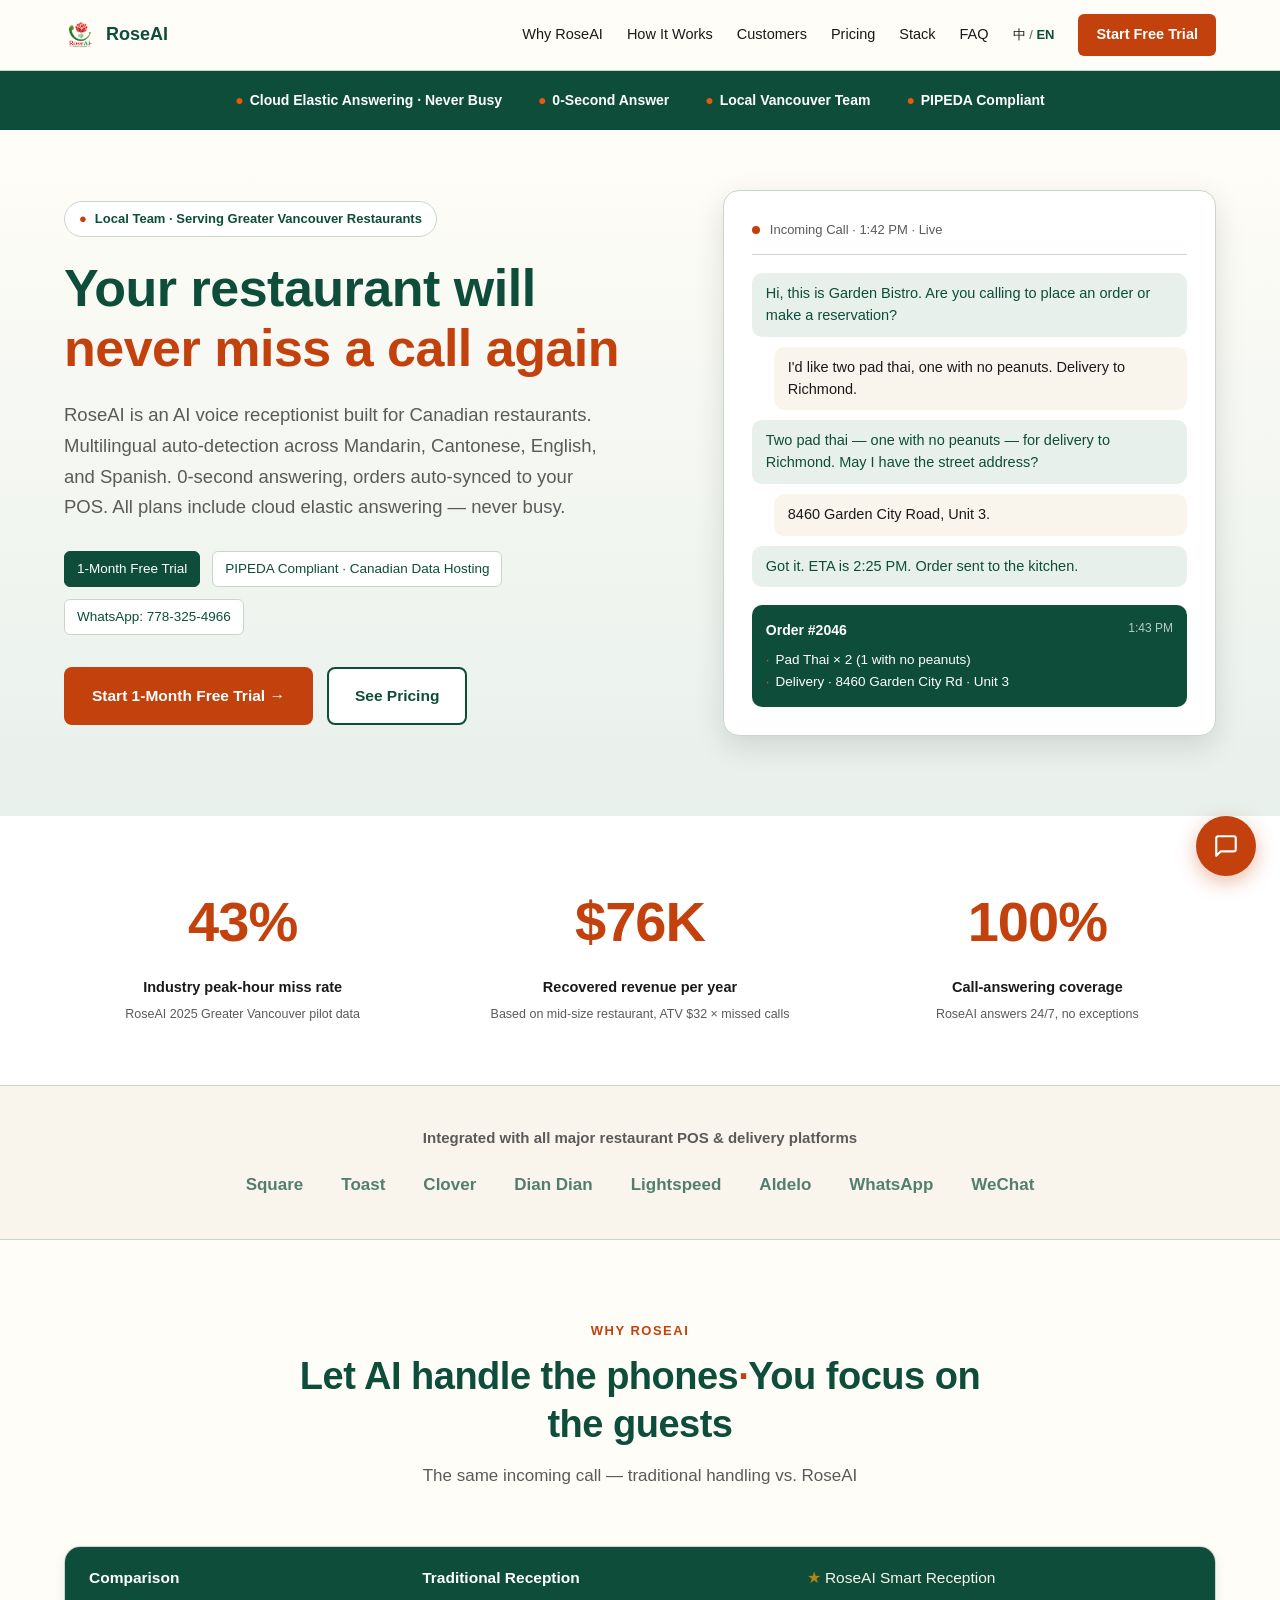
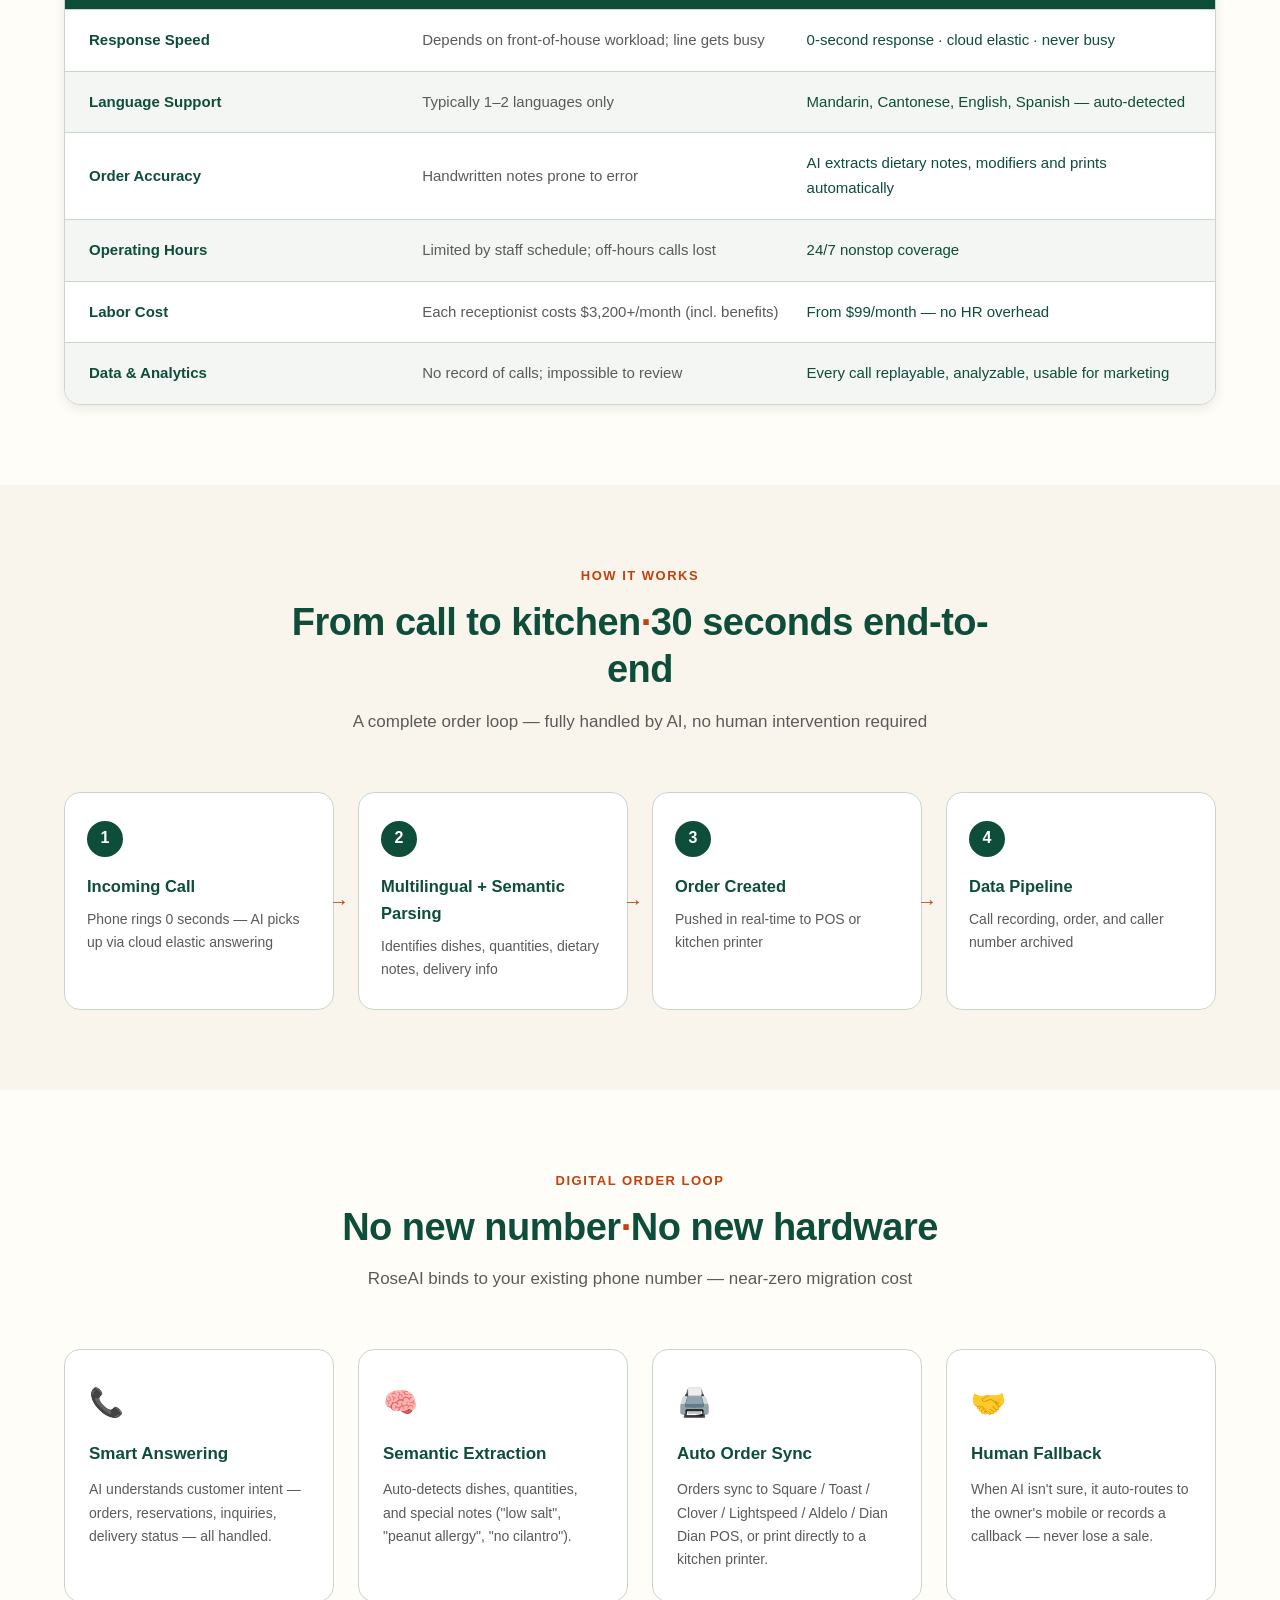
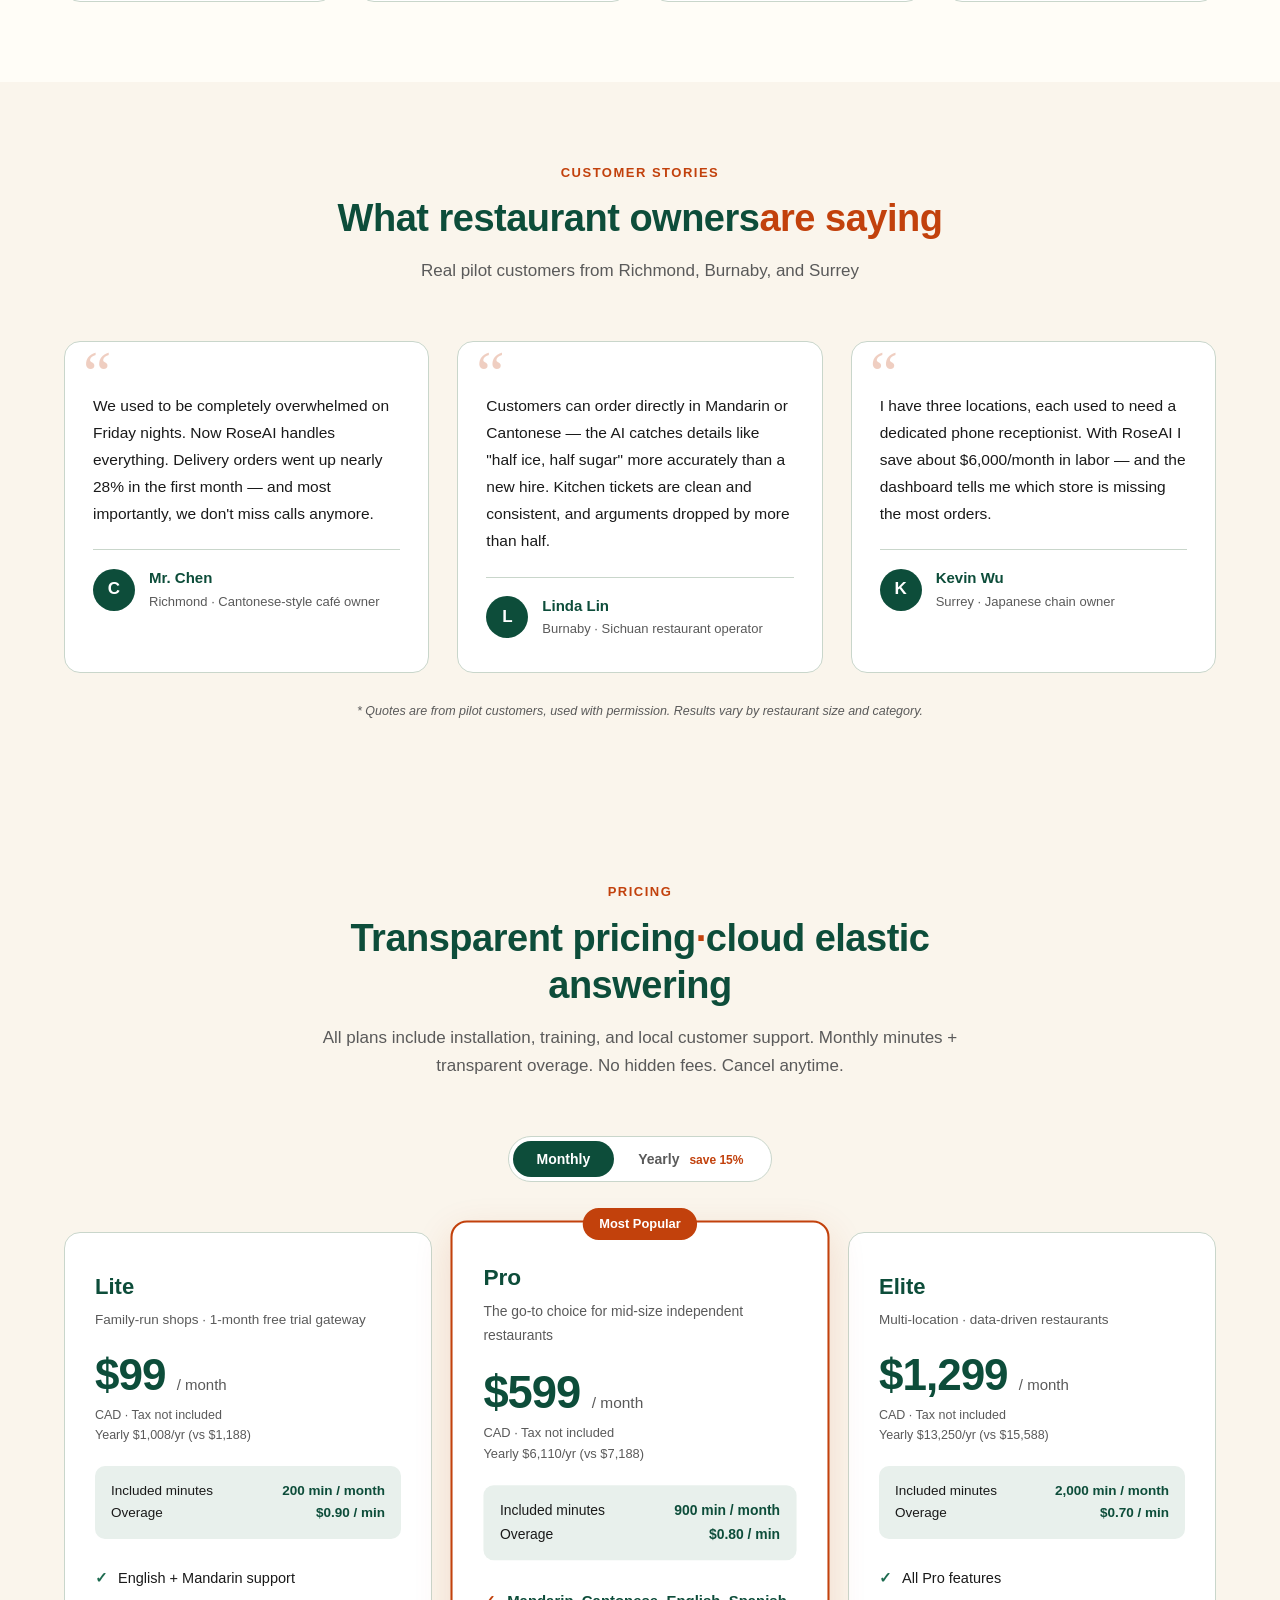
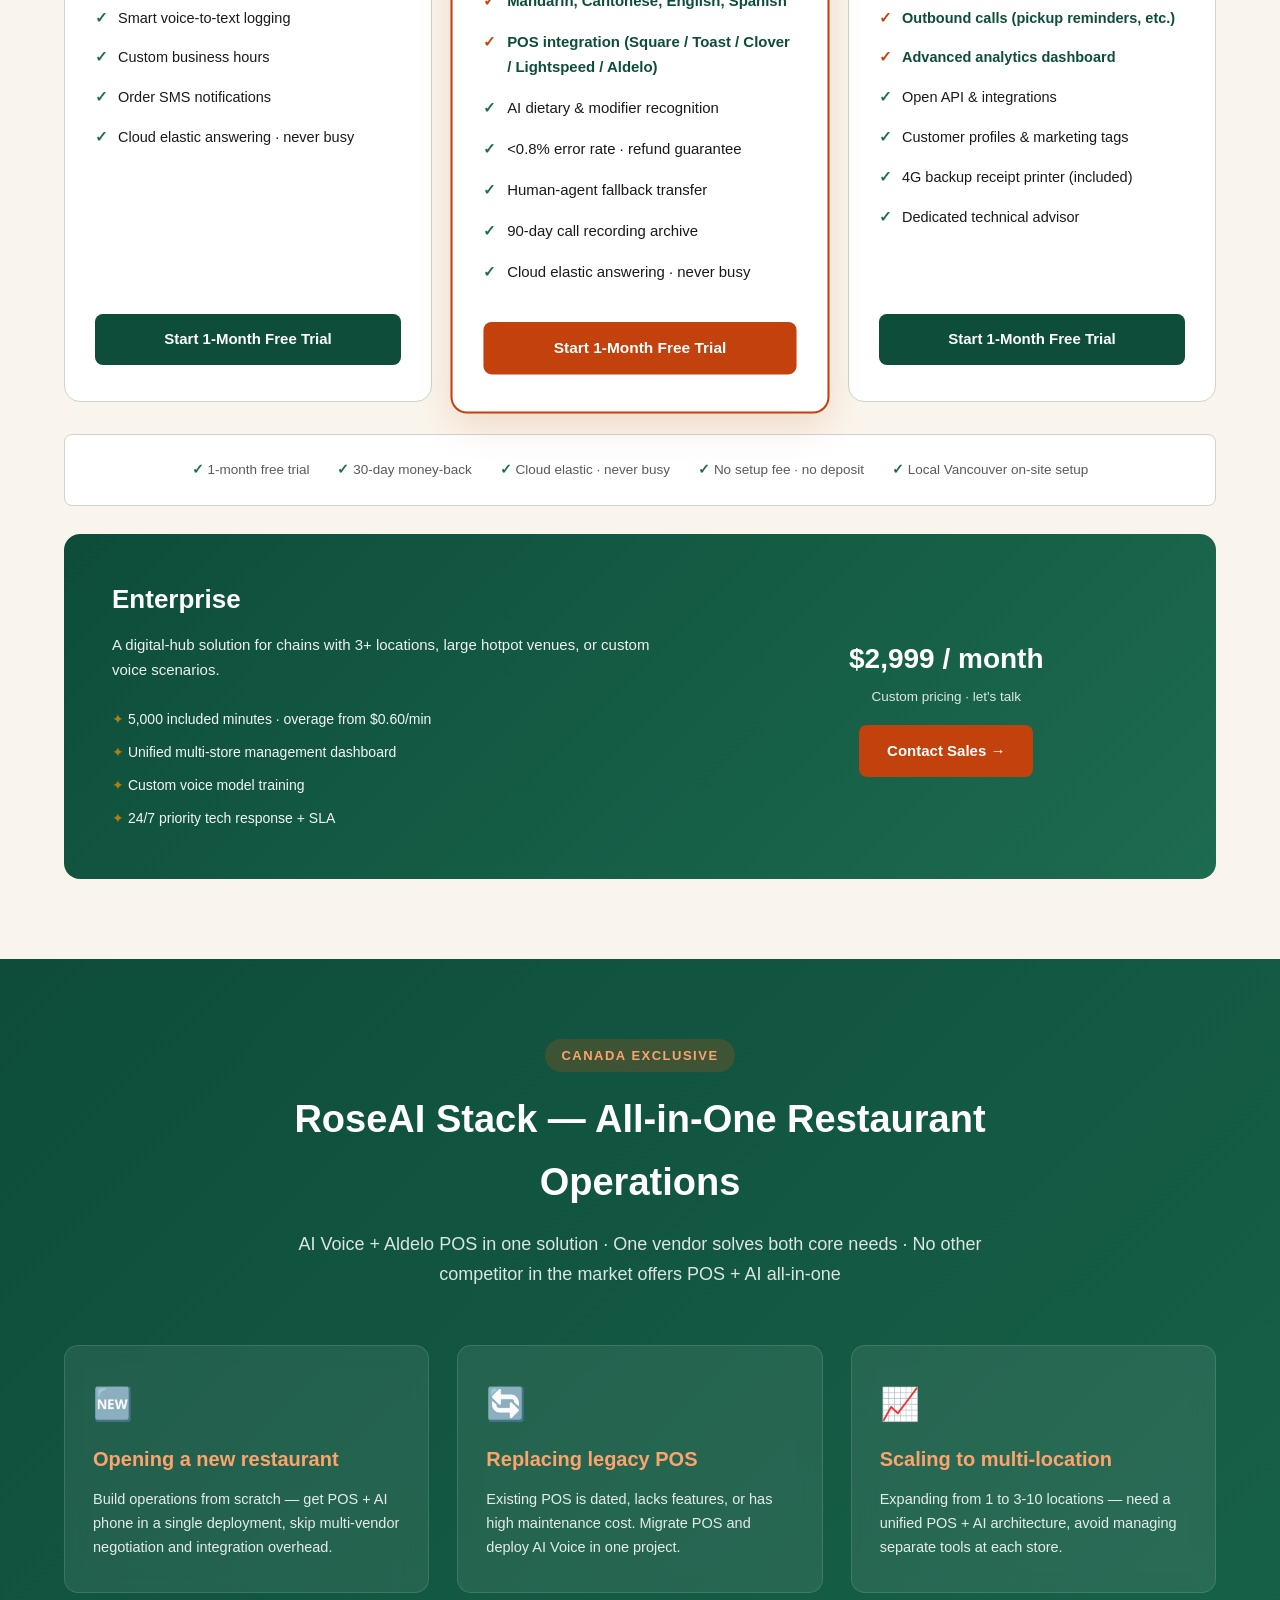
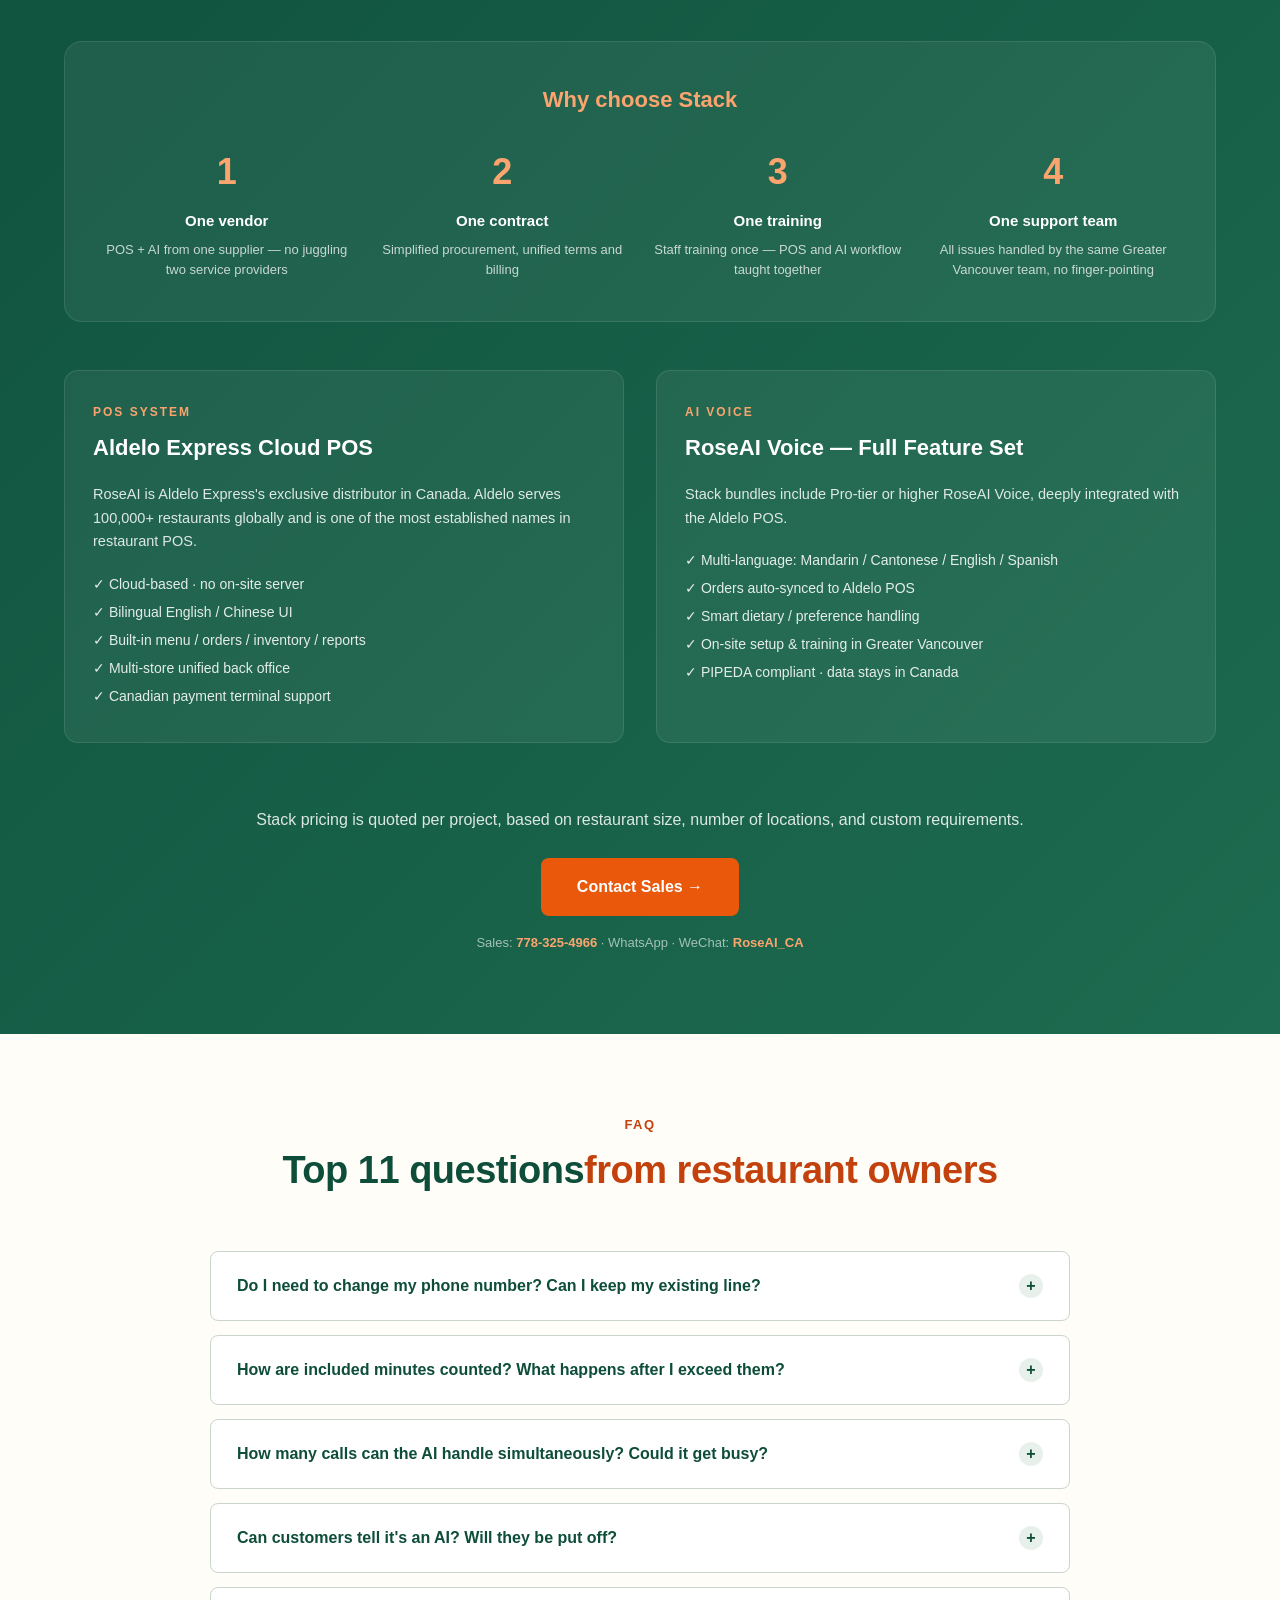
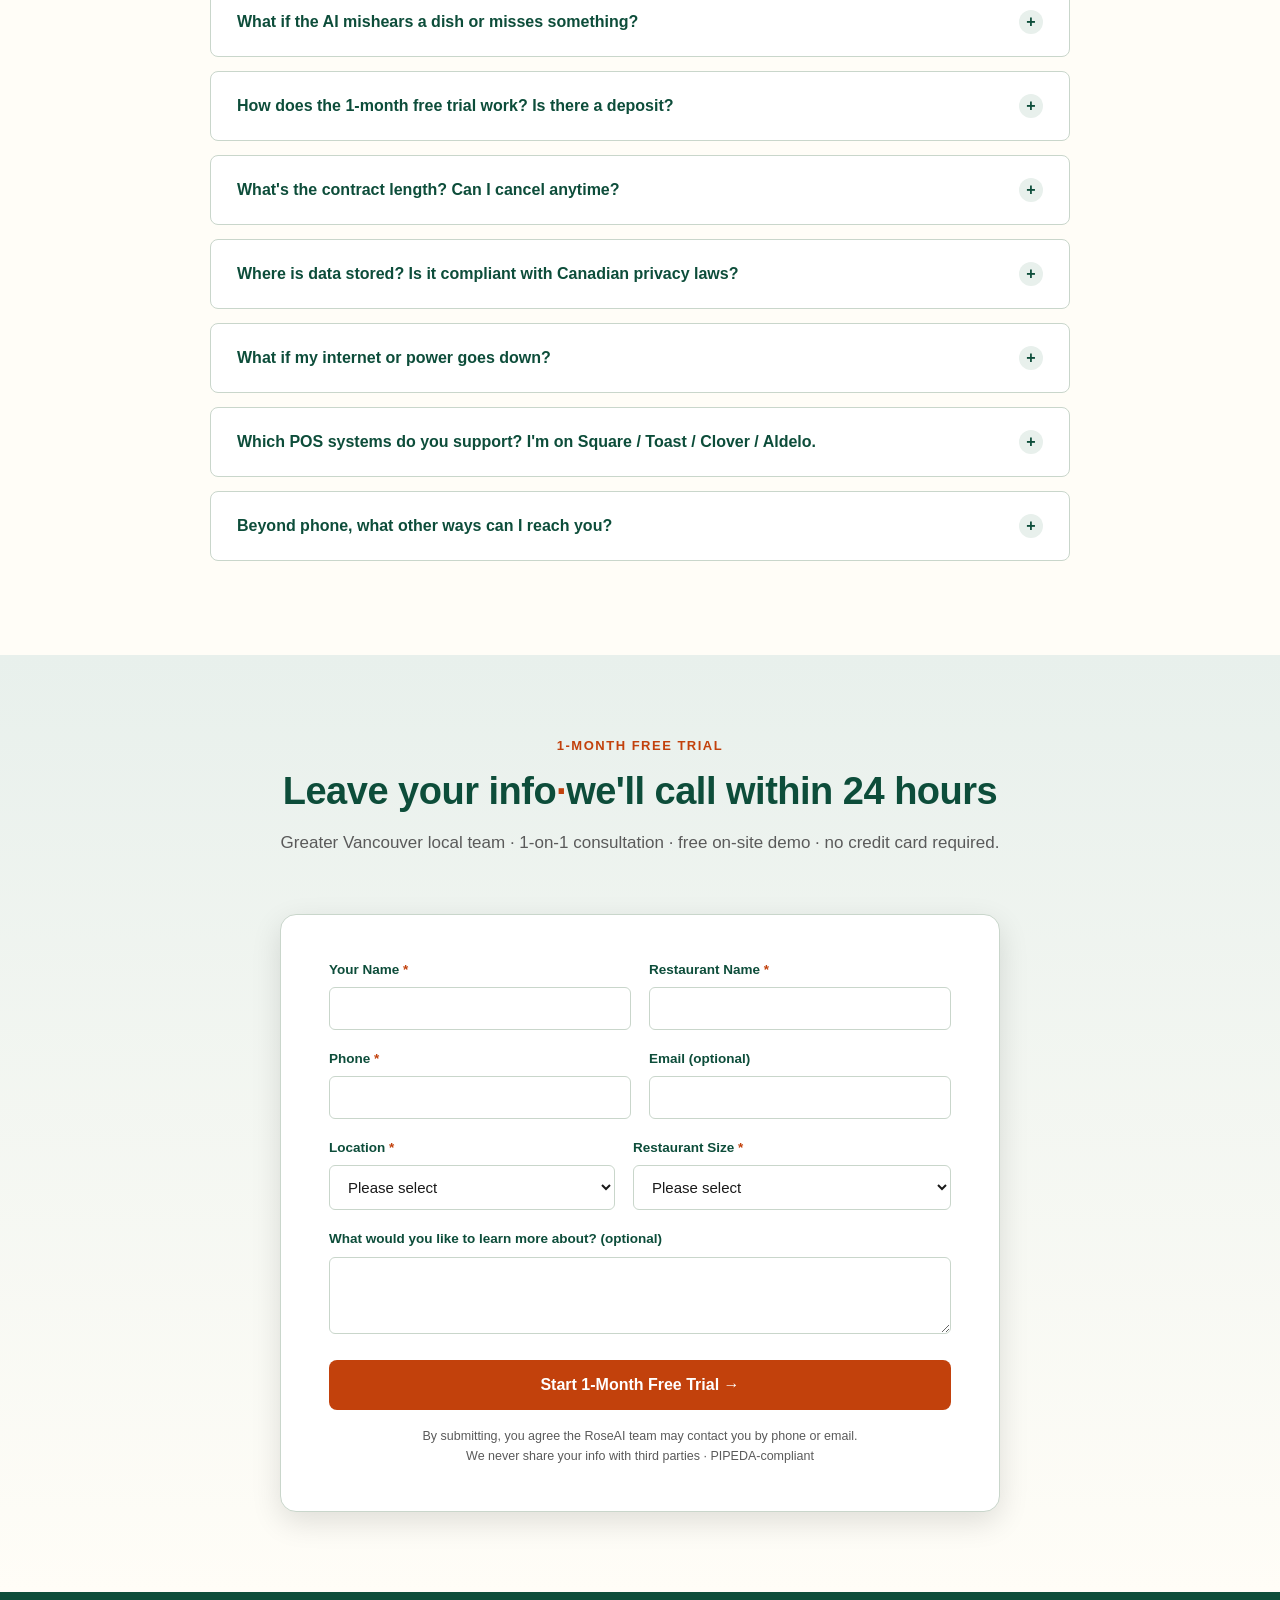
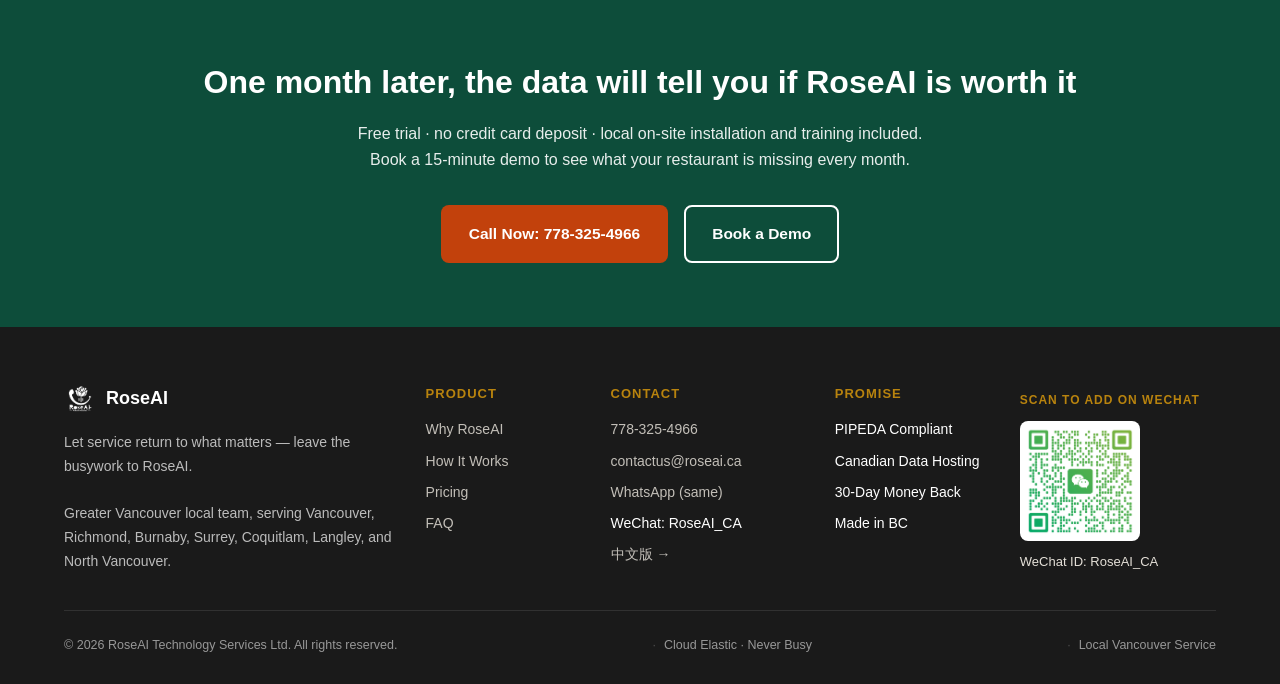
<file: index.html>
<!DOCTYPE html>
<html lang="en">
<head>
    <meta charset="UTF-8">
    <meta name="viewport" content="width=device-width, initial-scale=1.0">
    <title>RoseAI</title>
    <meta name="description" content="RoseAI AI phone receptionist for restaurants.">
    <meta name="robots" content="noindex, follow">
    <link rel="icon" type="image/svg+xml" href="assets/favicon.svg">
    <link rel="stylesheet" href="assets/css/site.css">
    <script>
        (function () {
            var preferredLanguage = navigator.languages && navigator.languages.length
                ? navigator.languages[0]
                : (navigator.language || navigator.userLanguage || "");
            var isChinese = /^zh\b/i.test(preferredLanguage);
            window.location.replace(isChinese ? "zh/" : "en/");
        })();
    </script>
    <noscript>
        <meta http-equiv="refresh" content="0; url=en/">
    </noscript>
</head>
<body class="redirect-page">
    <main>
        <h1>RoseAI</h1>
        <p>Redirecting to your language version...</p>
        <p><a href="en/">English</a> · <a href="zh/">简体中文</a> · <a href="zh-hant/">繁體中文</a></p>
    </main>
</body>
</html>
</file>
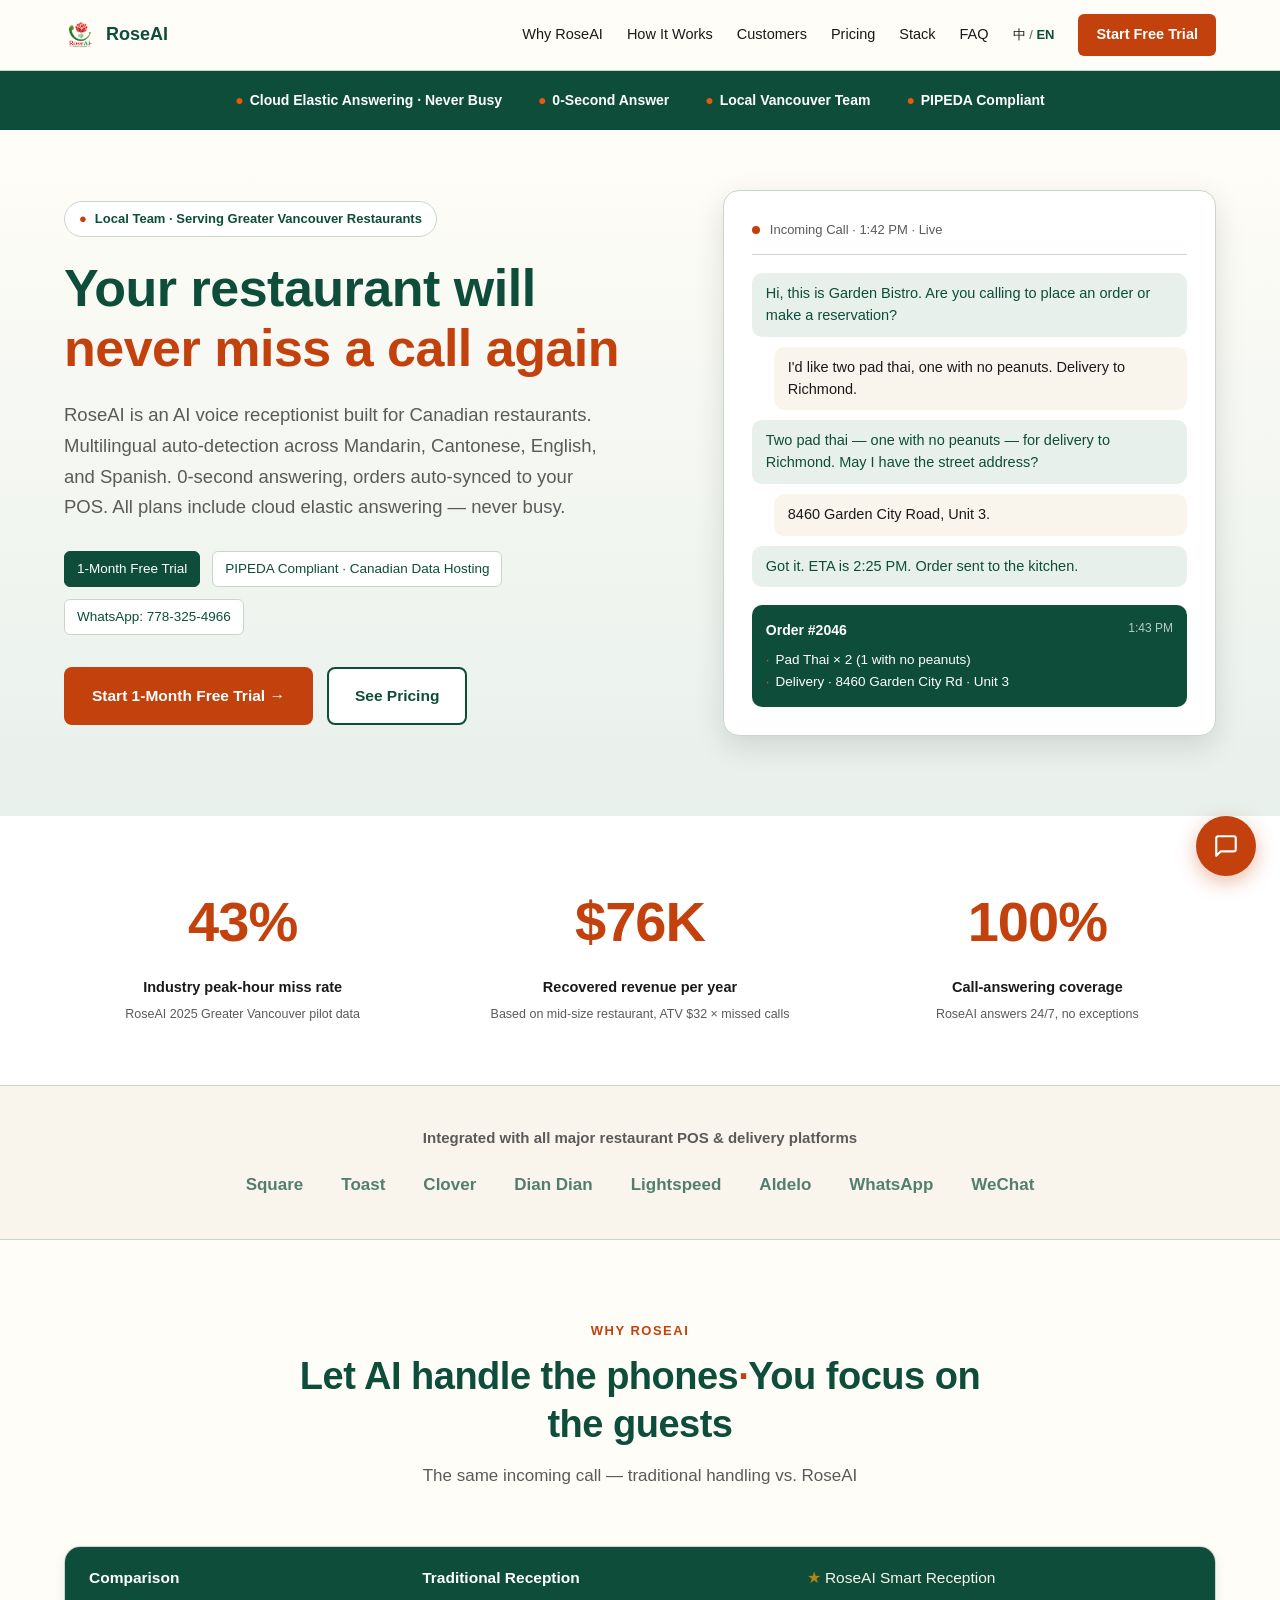
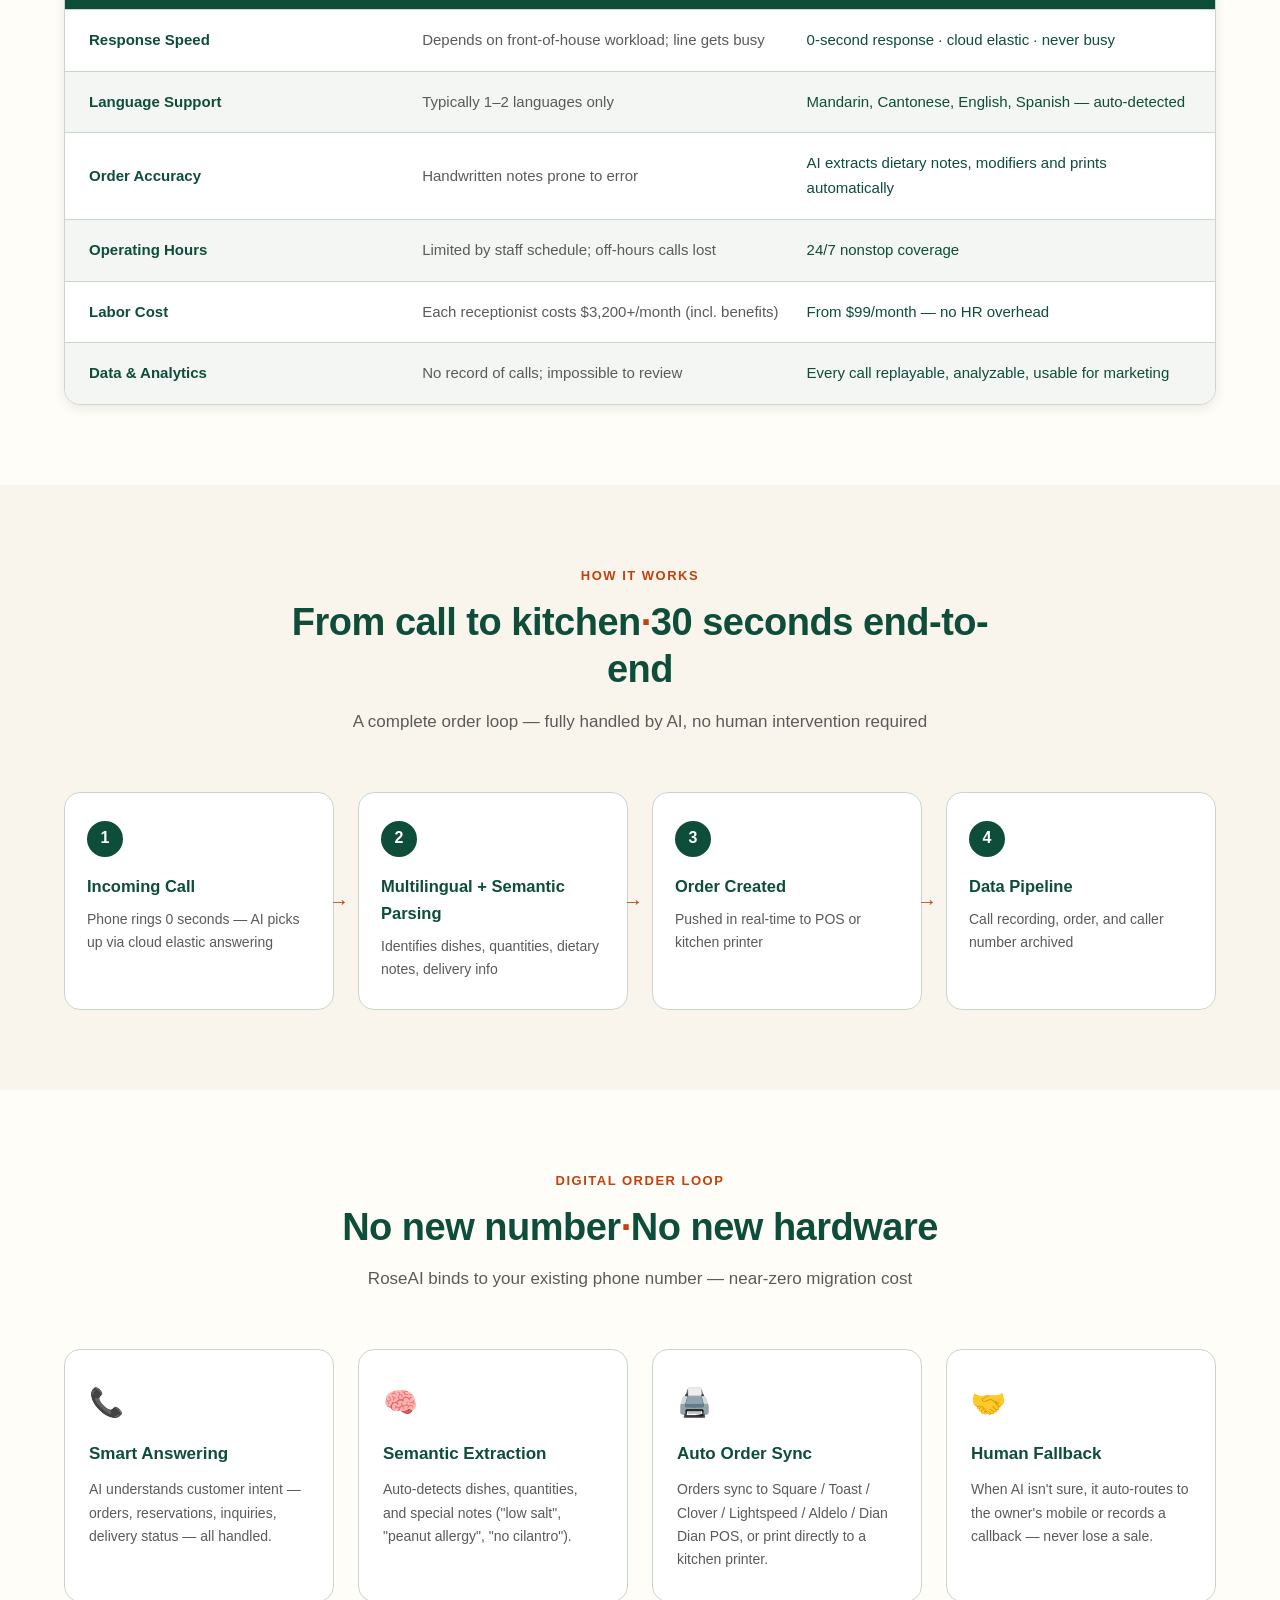
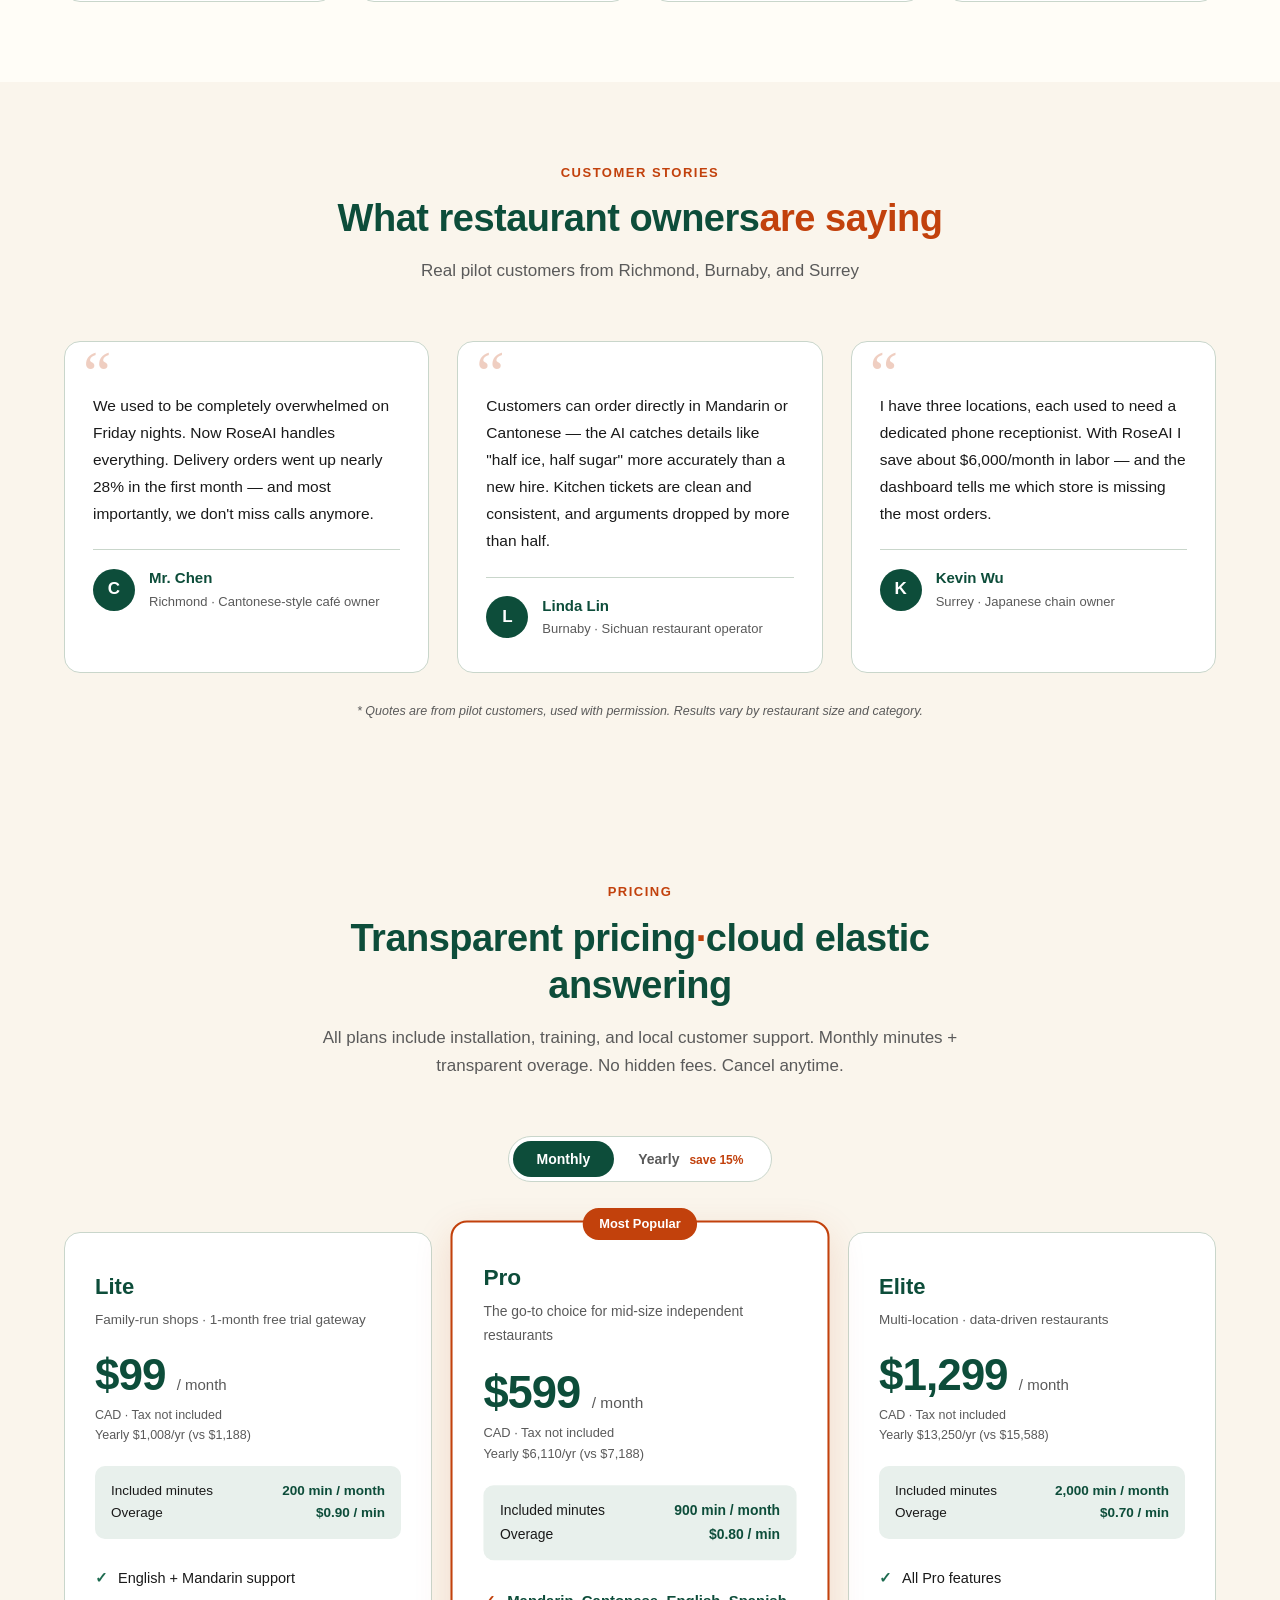
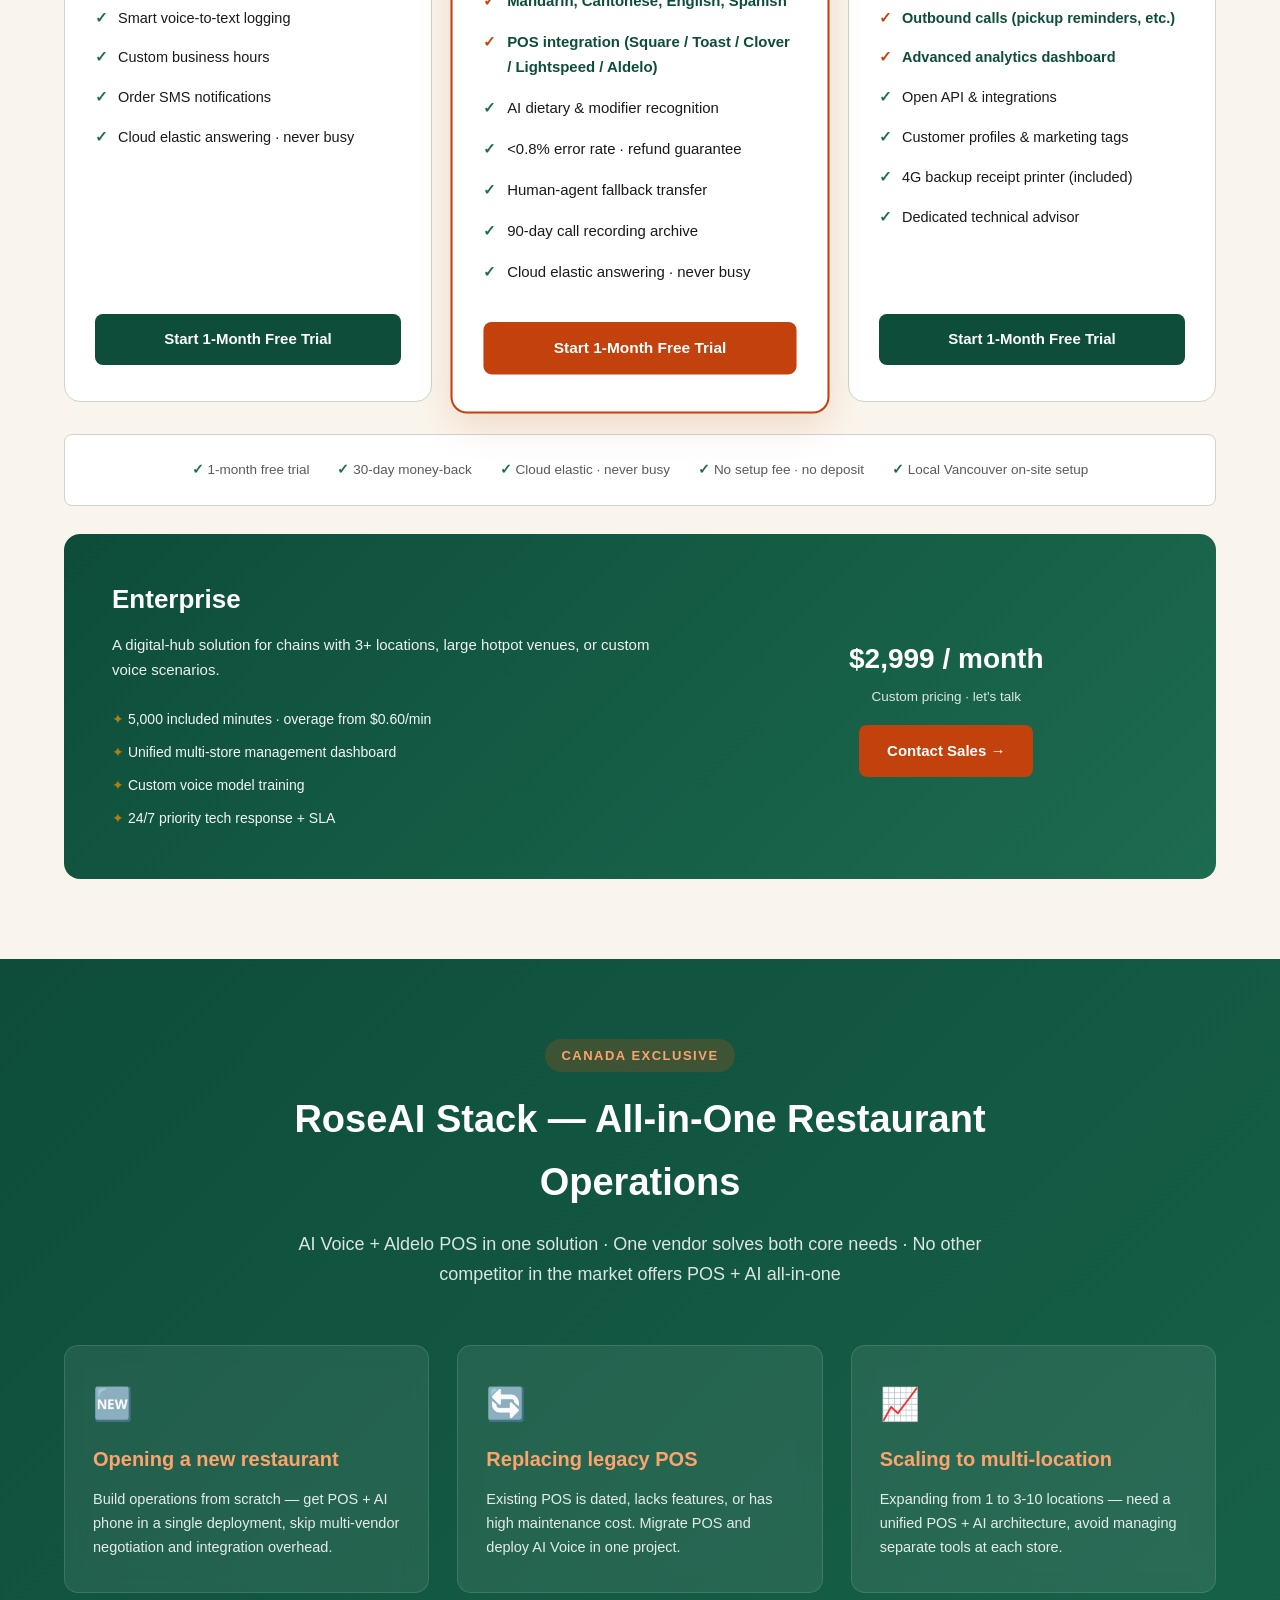
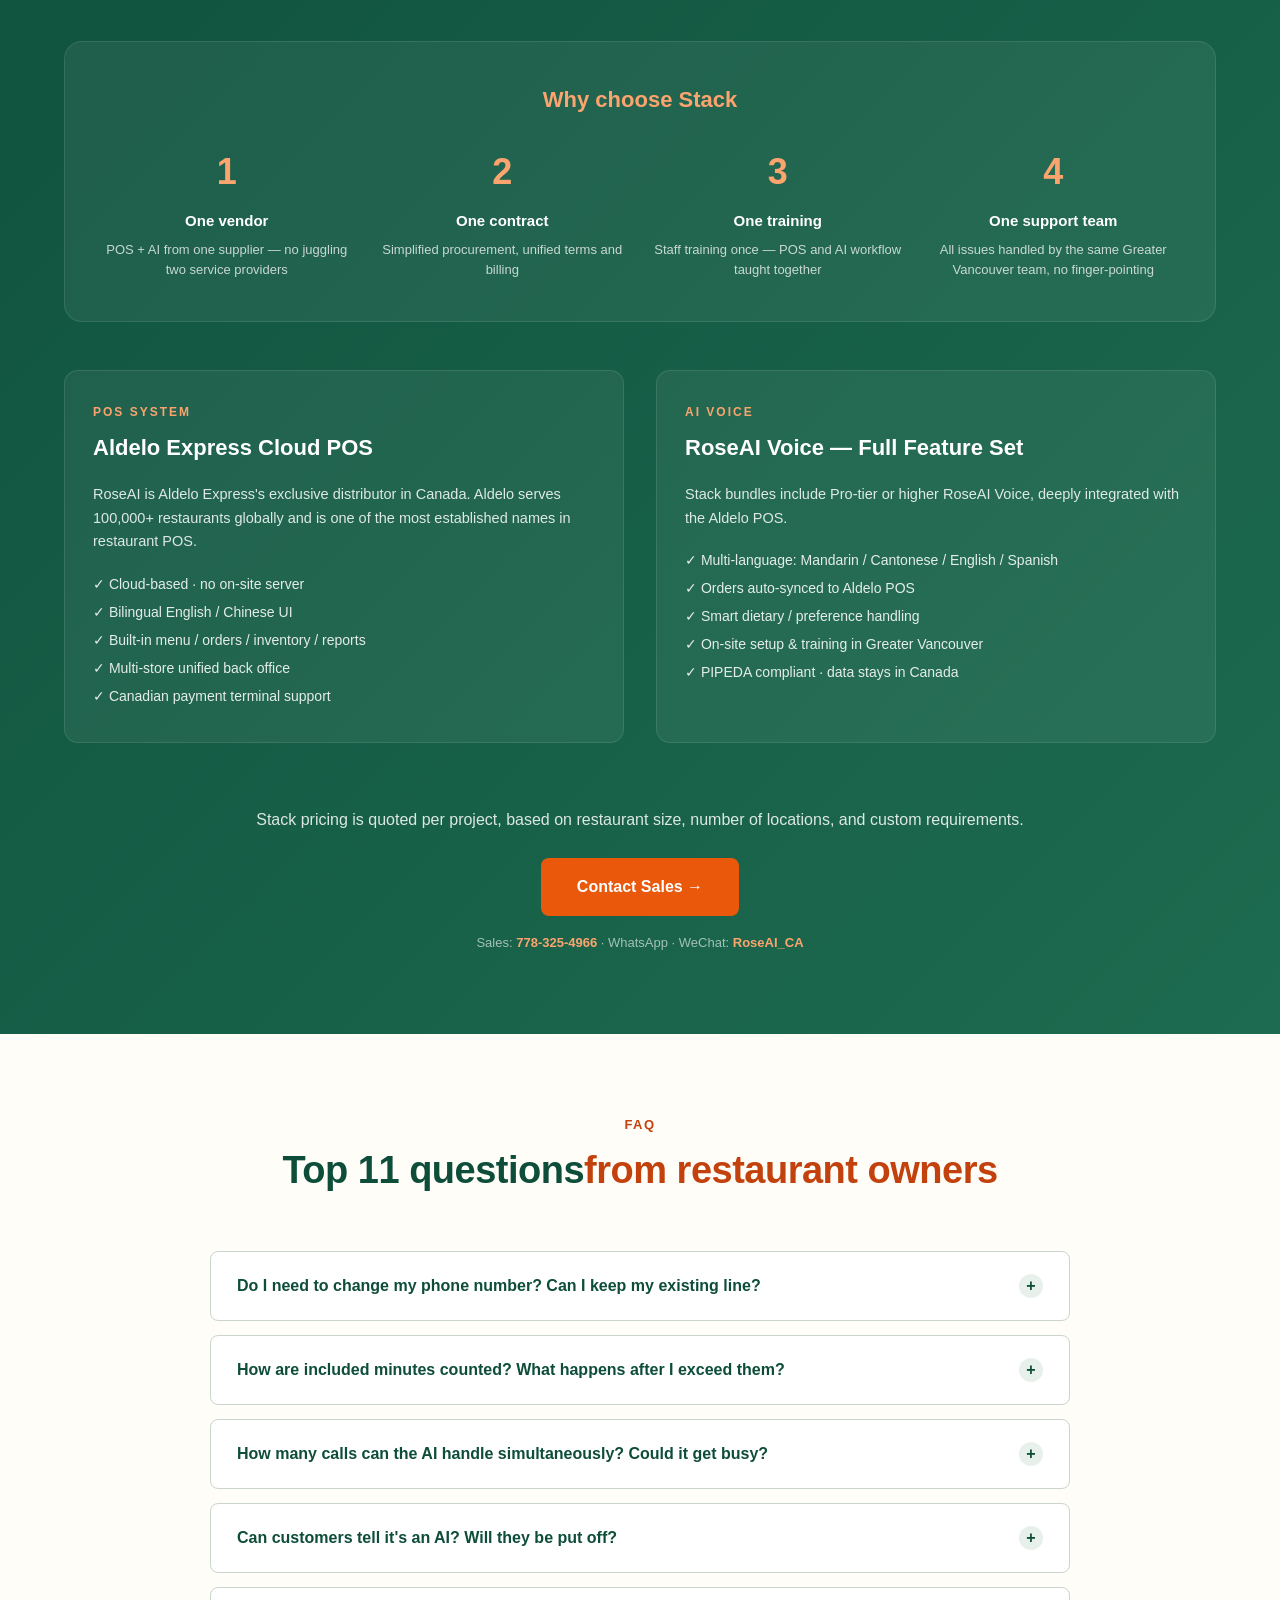
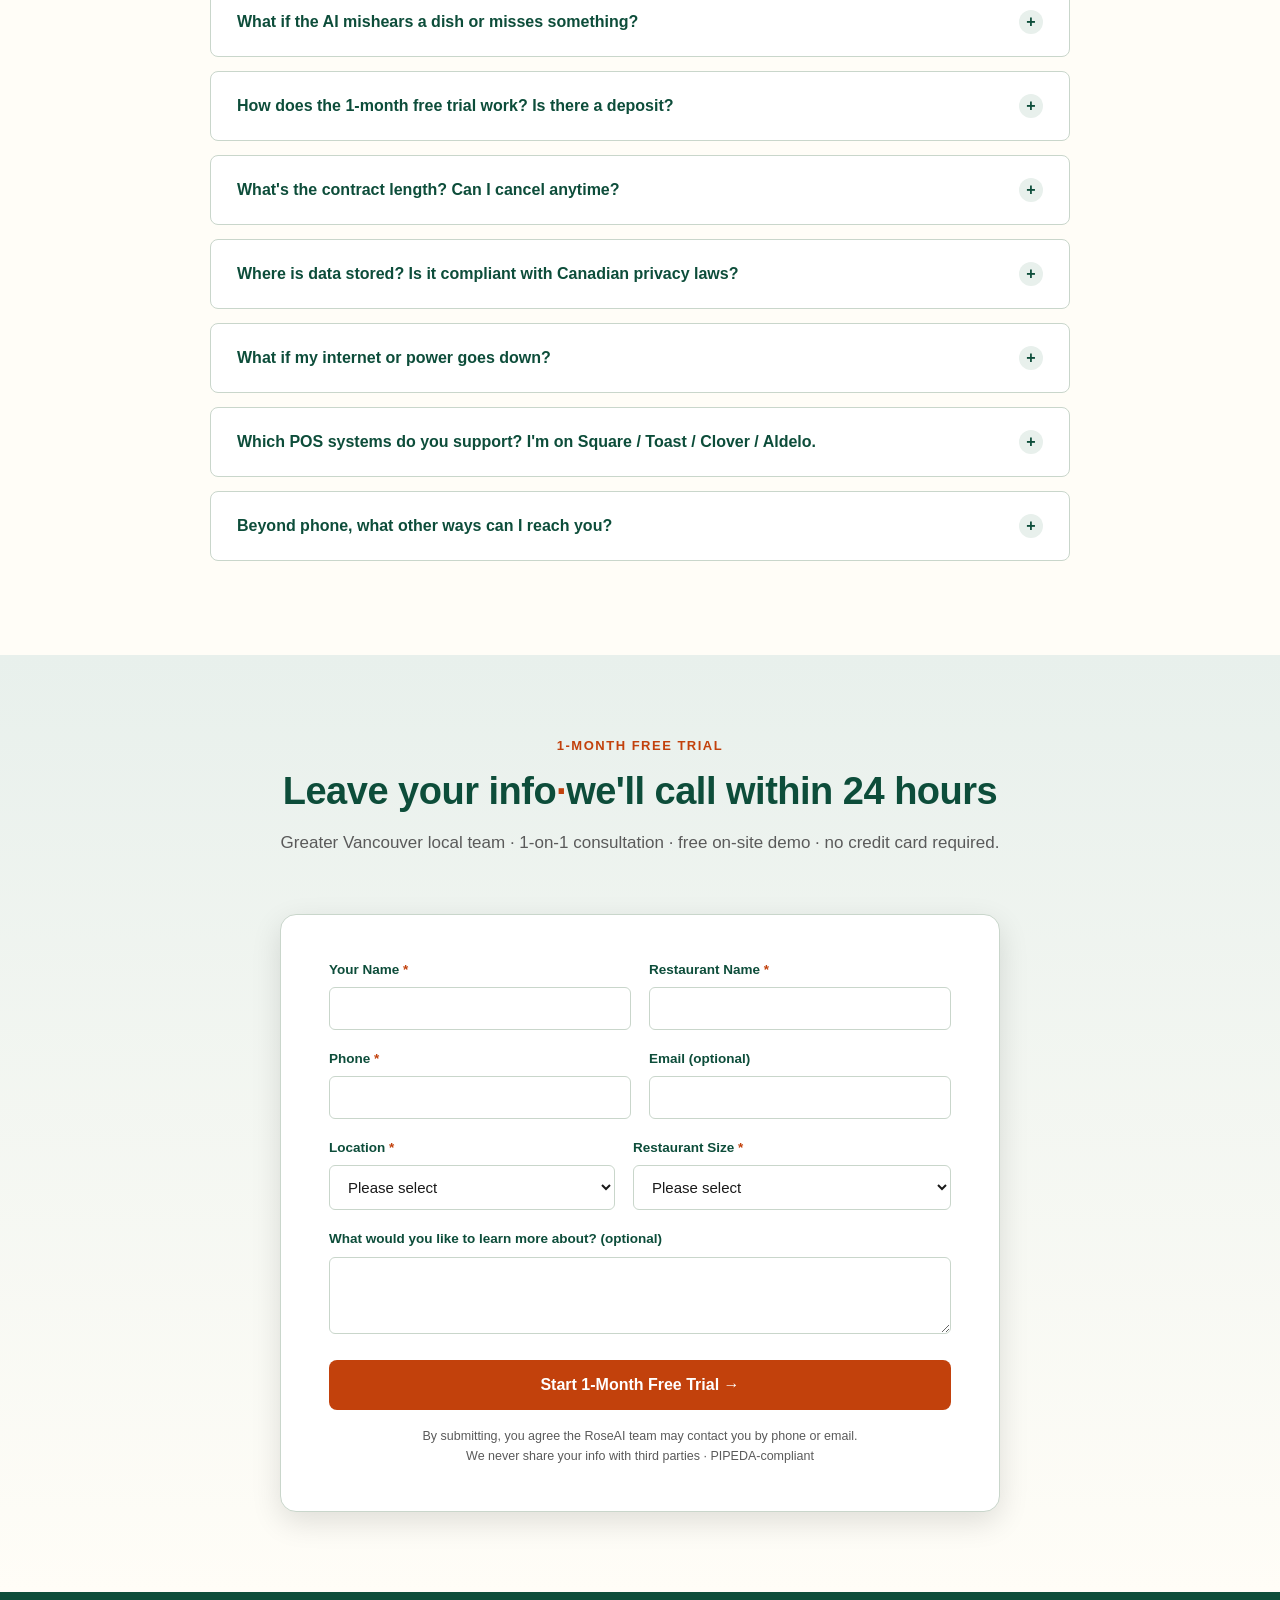
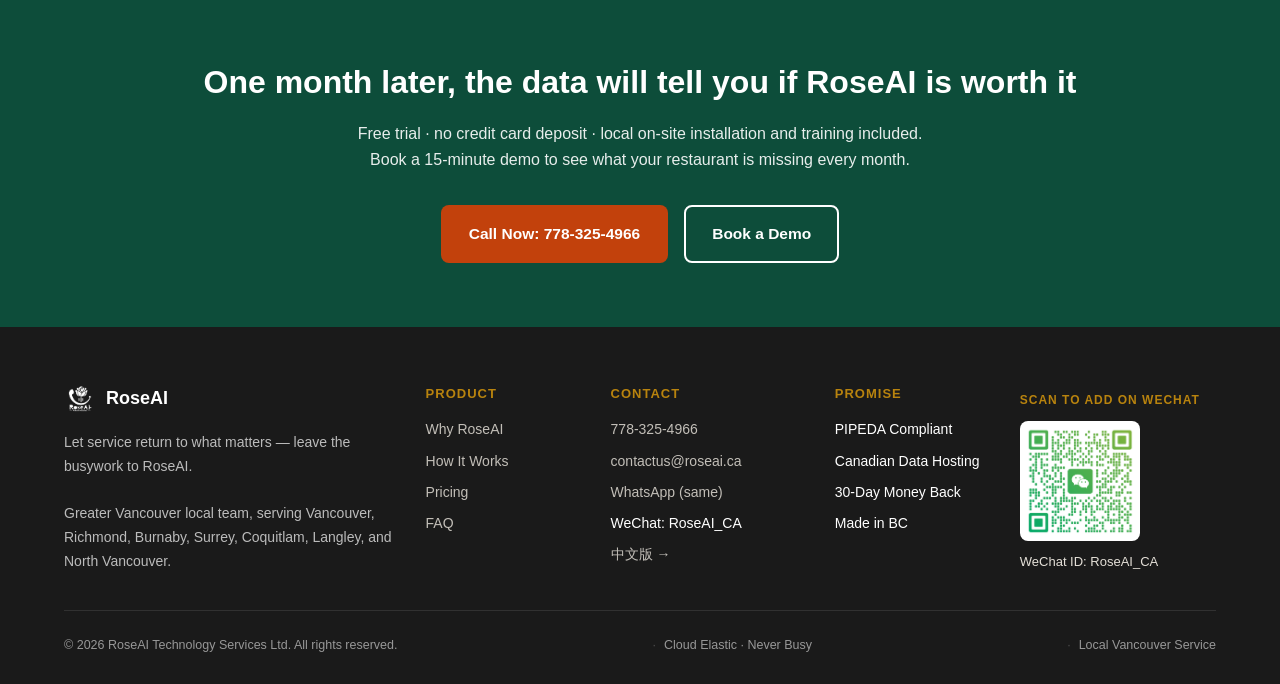
<file: en/index.html>
<!DOCTYPE html>
<html lang="en">
<head>
<meta charset="UTF-8">
<meta name="viewport" content="width=device-width, initial-scale=1.0">
<title>RoseAI | AI Voice Receptionist for Restaurants · Cloud Elastic Answering, Never Busy</title>
<meta name="description" content="RoseAI is an AI voice receptionist built for Greater Vancouver restaurants. Multilingual (Mandarin, Cantonese, English, Spanish), 0-second answering, auto-syncs orders to POS. All plans include cloud elastic answering — never busy. 1-month free trial, data hosted in Canada, PIPEDA compliant.">
<meta property="og:title" content="RoseAI | AI Voice Receptionist for Restaurants">
<meta property="og:description" content="0-second answering, auto order sync, multilingual support, cloud elastic answering — never busy. 1-month free trial, local Greater Vancouver team.">
<meta property="og:type" content="website">
<meta name="theme-color" content="#0D4D3A">
    <link rel="icon" type="image/svg+xml" href="/assets/favicon.svg">
    <link rel="apple-touch-icon" href="/assets/logo.png">
    <meta property="og:image" content="/assets/logo.png">
    <meta property="og:image:width" content="1200">
    <meta property="og:image:height" content="630">
    <meta name="twitter:card" content="summary_large_image">
    <meta name="twitter:image" content="/assets/logo.png">

<link rel="stylesheet" href="/assets/css/chat-widget.css">
<style>
:root {
  --green-dark: #0D4D3A;
  --green: #1D6B50;
  --green-light: #E8F0EC;
  --orange: #C2410C;
  --orange-light: #EA580C;
  --gold: #B8830E;
  --cream: #FFFDF7;
  --cream-tint: #FAF5EC;
  --ink: #1A1A1A;
  --grey: #5A5A5A;
  --grey-light: #C9D6CB;
  --light: #F3F6F3;
  --white: #FFFFFF;
  --shadow-sm: 0 1px 2px rgba(0,0,0,0.05);
  --shadow: 0 4px 12px rgba(0,0,0,0.08);
  --shadow-lg: 0 10px 30px rgba(0,0,0,0.12);
  --radius: 8px;
  --radius-lg: 16px;
}

* { box-sizing: border-box; margin: 0; padding: 0; }
html { scroll-behavior: smooth; }
body {
  font-family: -apple-system, "Segoe UI", "Helvetica Neue", Arial, sans-serif;
  color: var(--ink);
  background: var(--cream);
  line-height: 1.65;
  font-size: 16px;
  -webkit-font-smoothing: antialiased;
}
img { max-width: 100%; height: auto; display: block; }
a { color: var(--green); text-decoration: none; }
a:hover { color: var(--orange); }
.container { max-width: 1200px; margin: 0 auto; padding: 0 24px; }

/* ---------- NAV ---------- */
.nav {
  position: sticky; top: 0; z-index: 100;
  background: rgba(255,253,247,0.92);
  backdrop-filter: blur(12px);
  border-bottom: 1px solid var(--grey-light);
}
.nav-inner {
  display: flex; align-items: center; justify-content: space-between;
  padding: 14px 24px; max-width: 1200px; margin: 0 auto;
}
.nav-logo { display: flex; align-items: center; gap: 10px; }
.nav-logo img { height: 32px; }
.nav-logo span { font-weight: 700; color: var(--green-dark); font-size: 18px; }
.nav-links { display: flex; gap: 24px; align-items: center; font-size: 14.5px; }
.nav-links a { color: var(--ink); }
.nav-links a:hover { color: var(--orange); }
.nav-lang { color: var(--grey); font-size: 13px; }
.nav-lang a.active { color: var(--green-dark); font-weight: 700; }
.nav-cta {
  background: var(--orange); color: var(--white) !important;
  padding: 9px 18px; border-radius: 6px; font-weight: 600;
  transition: background 0.2s;
}
.nav-cta:hover { background: var(--orange-light); color: var(--white) !important; }
@media (max-width: 880px) { .nav-links { display: none; } }

/* ---------- HERO ---------- */
.hero {
  background: linear-gradient(180deg, var(--cream) 0%, var(--green-light) 100%);
  padding: 60px 0 80px;
  position: relative; overflow: hidden;
}
.hero-grid {
  display: grid; grid-template-columns: 1.1fr 0.9fr; gap: 56px; align-items: center;
}
.hero-badge {
  display: inline-flex; align-items: center; gap: 8px;
  background: var(--white); color: var(--green-dark);
  padding: 6px 14px; border-radius: 50px; font-size: 13px; font-weight: 600;
  border: 1px solid var(--grey-light); margin-bottom: 22px;
}
.hero-badge::before { content: "●"; color: var(--orange); }
.hero h1 {
  font-size: 52px; line-height: 1.15; font-weight: 800;
  color: var(--green-dark); margin-bottom: 22px; letter-spacing: -0.5px;
}
.hero h1 em { font-style: normal; color: var(--orange); }
.hero p.lead {
  font-size: 18.5px; color: var(--grey); margin-bottom: 28px;
  max-width: 540px;
}
.hero-tags {
  display: flex; gap: 12px; flex-wrap: wrap; margin-bottom: 32px; font-size: 13.5px;
}
.hero-tag {
  background: var(--white); color: var(--green-dark);
  padding: 6px 12px; border-radius: 6px; border: 1px solid var(--grey-light);
}
.hero-tag.highlight { background: var(--green-dark); color: var(--white); border-color: var(--green-dark); }
.hero-cta-row { display: flex; gap: 14px; flex-wrap: wrap; }
.btn {
  display: inline-flex; align-items: center; gap: 8px;
  padding: 14px 26px; border-radius: 8px; font-size: 15.5px; font-weight: 600;
  border: 2px solid transparent; transition: all 0.2s; cursor: pointer;
}
.btn-primary {
  background: var(--orange); color: var(--white);
}
.btn-primary:hover { background: var(--orange-light); color: var(--white); transform: translateY(-1px); }
.btn-secondary {
  background: var(--white); color: var(--green-dark);
  border-color: var(--green-dark);
}
.btn-secondary:hover { background: var(--green-dark); color: var(--white); }

/* Hero demo widget */
.demo-card {
  background: var(--white); border-radius: var(--radius-lg);
  padding: 28px; box-shadow: var(--shadow-lg);
  border: 1px solid var(--grey-light);
}
.demo-header {
  display: flex; align-items: center; gap: 10px; font-size: 13px;
  color: var(--grey); margin-bottom: 18px;
  padding-bottom: 14px; border-bottom: 1px solid var(--grey-light);
}
.demo-pulse {
  width: 8px; height: 8px; background: var(--orange);
  border-radius: 50%; animation: pulse 1.6s infinite;
}
@keyframes pulse {
  0%, 100% { opacity: 1; transform: scale(1); }
  50% { opacity: 0.5; transform: scale(1.3); }
}
.demo-msg { padding: 10px 14px; border-radius: 10px; margin-bottom: 10px; font-size: 14.5px; line-height: 1.5; }
.demo-msg.ai { background: var(--green-light); color: var(--green-dark); }
.demo-msg.user { background: var(--cream-tint); color: var(--ink); margin-left: 22px; }
.demo-order {
  margin-top: 18px; padding: 14px; background: var(--green-dark); color: var(--white);
  border-radius: 10px; font-size: 13.5px;
}
.demo-order strong { display: block; margin-bottom: 6px; font-size: 14px; }
.demo-order ul { list-style: none; }
.demo-order li::before { content: "·"; margin-right: 6px; color: var(--orange-light); }
.demo-order .order-id { float: right; opacity: 0.7; font-weight: 400; font-size: 12px; }

@media (max-width: 880px) {
  .hero { padding: 36px 0 50px; }
  .hero-grid { grid-template-columns: 1fr; gap: 36px; }
  .hero h1 { font-size: 36px; }
  .hero p.lead { font-size: 16px; }
}

/* ---------- STATS ---------- */
.stats {
  background: var(--white); padding: 60px 0;
  border-bottom: 1px solid var(--grey-light);
}
.stats-grid {
  display: grid; grid-template-columns: repeat(3, 1fr); gap: 40px;
}
.stat { text-align: center; }
.stat-num {
  font-size: 56px; font-weight: 800; color: var(--orange);
  margin-bottom: 8px; letter-spacing: -1px;
}
.stat-label { font-size: 14.5px; color: var(--ink); font-weight: 600; margin-bottom: 4px; }
.stat-sub { font-size: 12.5px; color: var(--grey); }
@media (max-width: 720px) {
  .stats-grid { grid-template-columns: 1fr; gap: 30px; }
  .stat-num { font-size: 44px; }
}

/* ---------- POS LOGOS ---------- */
.pos-strip {
  padding: 40px 0; background: var(--cream-tint); border-bottom: 1px solid var(--grey-light);
  text-align: center;
}
.pos-strip h3 { font-size: 15px; color: var(--grey); font-weight: 600; margin-bottom: 20px; }
.pos-logos {
  display: flex; gap: 38px; justify-content: center; flex-wrap: wrap;
  font-size: 17px; font-weight: 700; color: var(--green-dark); opacity: 0.7;
}

/* ---------- SECTION GENERIC ---------- */
.section { padding: 80px 0; }
.section-head { text-align: center; max-width: 720px; margin: 0 auto 56px; }
.section-eyebrow {
  font-size: 13px; color: var(--orange); font-weight: 700;
  letter-spacing: 1.5px; text-transform: uppercase; margin-bottom: 12px;
}
.section-title {
  font-size: 38px; font-weight: 800; color: var(--green-dark);
  line-height: 1.25; letter-spacing: -0.5px;
}
.section-title em { font-style: normal; color: var(--orange); }
.section-sub { font-size: 17px; color: var(--grey); margin-top: 14px; }
@media (max-width: 720px) {
  .section { padding: 56px 0; }
  .section-title { font-size: 28px; }
  .section-sub { font-size: 15px; }
}

/* ---------- COMPARISON ---------- */
.compare-table {
  background: var(--white); border-radius: var(--radius-lg);
  overflow: hidden; box-shadow: var(--shadow); border: 1px solid var(--grey-light);
}
.compare-row {
  display: grid; grid-template-columns: 1.3fr 1.5fr 1.5fr;
  padding: 18px 24px; border-bottom: 1px solid var(--grey-light);
  align-items: center; font-size: 15px;
}
.compare-row:last-child { border-bottom: none; }
.compare-row.head {
  background: var(--green-dark); color: var(--white); font-weight: 700; font-size: 15.5px;
}
.compare-row.head .compare-rose { color: var(--cream-tint); }
.compare-row.head .compare-rose::before { content: "★ "; color: var(--gold); }
.compare-row.alt { background: var(--light); }
.compare-key { font-weight: 600; color: var(--green-dark); }
.compare-traditional { color: var(--grey); }
.compare-rose { color: var(--green-dark); font-weight: 500; }
@media (max-width: 720px) {
  .compare-row { grid-template-columns: 1fr; gap: 8px; padding: 16px 18px; }
  .compare-row.head { display: none; }
  .compare-key { font-size: 13px; color: var(--orange); margin-bottom: 4px; }
  .compare-traditional::before { content: "Traditional: "; font-weight: 600; color: var(--grey); }
  .compare-rose::before { content: "RoseAI: "; font-weight: 600; color: var(--green-dark); }
}

/* ---------- WORKFLOW ---------- */
.workflow-grid {
  display: grid; grid-template-columns: repeat(4, 1fr); gap: 24px;
}
.flow-step {
  background: var(--white); padding: 28px 22px; border-radius: var(--radius-lg);
  border: 1px solid var(--grey-light); position: relative;
}
.flow-step-num {
  display: inline-flex; align-items: center; justify-content: center;
  width: 36px; height: 36px; background: var(--green-dark); color: var(--white);
  border-radius: 50%; font-weight: 700; margin-bottom: 16px;
}
.flow-step h4 { font-size: 16.5px; color: var(--green-dark); margin-bottom: 8px; }
.flow-step p { font-size: 14px; color: var(--grey); }
.flow-arrow {
  position: absolute; top: 50%; right: -16px; transform: translateY(-50%);
  font-size: 20px; color: var(--orange); font-weight: 700;
}
.flow-step:last-child .flow-arrow { display: none; }
@media (max-width: 880px) {
  .workflow-grid { grid-template-columns: repeat(2, 1fr); }
  .flow-arrow { display: none; }
}
@media (max-width: 480px) { .workflow-grid { grid-template-columns: 1fr; } }

/* ---------- FLOW CARDS (4 features) ---------- */
.feature-cards {
  display: grid; grid-template-columns: repeat(4, 1fr); gap: 24px;
}
.feature-card {
  background: var(--white); padding: 30px 24px; border-radius: var(--radius-lg);
  border: 1px solid var(--grey-light); transition: transform 0.2s, box-shadow 0.2s;
}
.feature-card:hover { transform: translateY(-4px); box-shadow: var(--shadow); }
.feature-icon {
  font-size: 28px; margin-bottom: 14px;
}
.feature-card h4 { font-size: 17px; color: var(--green-dark); margin-bottom: 10px; }
.feature-card p { font-size: 14px; color: var(--grey); line-height: 1.65; }
@media (max-width: 880px) { .feature-cards { grid-template-columns: repeat(2, 1fr); } }
@media (max-width: 480px) { .feature-cards { grid-template-columns: 1fr; } }

/* ---------- TESTIMONIALS ---------- */
.testimonials-grid {
  display: grid; grid-template-columns: repeat(3, 1fr); gap: 28px;
}
.testimonial {
  background: var(--white); padding: 32px 28px; border-radius: var(--radius-lg);
  border: 1px solid var(--grey-light); position: relative;
}
.testimonial::before {
  content: "“"; position: absolute; top: 0; left: 18px; font-size: 64px;
  color: var(--orange); opacity: 0.25; font-family: Georgia, serif; line-height: 1;
}
.testimonial-text {
  font-size: 15.5px; color: var(--ink); line-height: 1.75;
  margin: 18px 0 22px; position: relative; z-index: 1;
}
.testimonial-author {
  display: flex; align-items: center; gap: 14px; padding-top: 16px;
  border-top: 1px solid var(--grey-light);
}
.testimonial-avatar {
  width: 42px; height: 42px; border-radius: 50%;
  background: var(--green-dark); color: var(--white);
  display: flex; align-items: center; justify-content: center;
  font-weight: 700; font-size: 17px;
}
.testimonial-name { font-weight: 700; color: var(--green-dark); font-size: 15px; }
.testimonial-role { font-size: 13px; color: var(--grey); }
.testimonial-disclaimer {
  text-align: center; font-size: 12.5px; color: var(--grey);
  margin-top: 28px; font-style: italic;
}
@media (max-width: 880px) { .testimonials-grid { grid-template-columns: 1fr; } }

/* ---------- PRICING ---------- */
.pricing { background: var(--cream-tint); }
.pricing-toggle {
  display: inline-flex; background: var(--white); border-radius: 50px;
  padding: 4px; margin: 0 auto 50px; border: 1px solid var(--grey-light);
  position: relative;
}
.pricing-toggle-wrap { text-align: center; }
.toggle-btn {
  padding: 10px 24px; border-radius: 50px; font-weight: 600; font-size: 14px;
  cursor: pointer; background: transparent; border: none; color: var(--grey);
  transition: all 0.2s; font-family: inherit;
}
.toggle-btn.active { background: var(--green-dark); color: var(--white); }
.toggle-save { font-size: 12px; color: var(--orange); margin-left: 6px; font-weight: 700; }
.toggle-btn.active .toggle-save { color: var(--cream-tint); }

.pricing-grid {
  display: grid; grid-template-columns: repeat(3, 1fr); gap: 24px; margin-bottom: 32px;
}
.price-card {
  background: var(--white); border-radius: var(--radius-lg); padding: 36px 30px;
  border: 1px solid var(--grey-light); position: relative; display: flex; flex-direction: column;
}
.price-card.featured {
  border: 2px solid var(--orange); transform: scale(1.03); z-index: 1;
  box-shadow: 0 12px 36px rgba(194, 65, 12, 0.15);
}
.price-badge {
  position: absolute; top: -14px; left: 50%; transform: translateX(-50%);
  background: var(--orange); color: var(--white); padding: 5px 16px;
  border-radius: 20px; font-size: 12.5px; font-weight: 700;
}
.price-name { font-size: 22px; color: var(--green-dark); font-weight: 800; margin-bottom: 4px; }
.price-tag-line { font-size: 13.5px; color: var(--grey); margin-bottom: 22px; }
.price-amount {
  font-size: 44px; font-weight: 800; color: var(--green-dark);
  letter-spacing: -1px; line-height: 1;
}
.price-amount-monthly { display: inline; }
.price-amount-yearly { display: none; }
.pricing.yearly .price-amount-monthly { display: none; }
.pricing.yearly .price-amount-yearly { display: inline; }
.price-period { font-size: 15px; color: var(--grey); font-weight: 500; }
.price-detail { font-size: 12.5px; color: var(--grey); margin-top: 6px; min-height: 36px; }
.price-yearly { color: var(--orange); font-weight: 600; }

.price-meta {
  margin: 20px 0; padding: 14px 16px; background: var(--green-light); border-radius: 10px;
  font-size: 13.5px; line-height: 1.65;
}
.price-meta-line { display: flex; justify-content: space-between; }
.price-meta-line strong { color: var(--green-dark); }

.price-features {
  list-style: none; margin: 0 0 28px 0; flex: 1;
}
.price-features li {
  padding: 8px 0; font-size: 14.5px; color: var(--ink);
  display: flex; gap: 10px; align-items: flex-start;
}
.price-features li::before {
  content: "✓"; color: var(--green); font-weight: 700; flex-shrink: 0;
}
.price-features li.feat-highlight { color: var(--green-dark); font-weight: 600; }
.price-features li.feat-highlight::before { color: var(--orange); }

.price-cta {
  display: block; padding: 13px; text-align: center; border-radius: 8px;
  font-weight: 700; font-size: 15px; transition: all 0.2s;
  background: var(--green-dark); color: var(--white);
}
.price-cta:hover { background: var(--green); color: var(--white); }
.price-card.featured .price-cta { background: var(--orange); }
.price-card.featured .price-cta:hover { background: var(--orange-light); color: var(--white); }

.pricing-guarantees {
  display: flex; gap: 28px; justify-content: center; flex-wrap: wrap;
  padding: 24px; background: var(--white); border-radius: var(--radius);
  border: 1px solid var(--grey-light); font-size: 13.5px; color: var(--grey);
}
.pricing-guarantees span::before { content: "✓ "; color: var(--green); font-weight: 700; }

.enterprise-card {
  background: linear-gradient(135deg, var(--green-dark) 0%, var(--green) 100%);
  color: var(--white); border-radius: var(--radius-lg); padding: 44px 48px; margin-top: 28px;
  display: grid; grid-template-columns: 1.3fr 1fr; gap: 36px; align-items: center;
}
.enterprise-card h3 { font-size: 26px; margin-bottom: 12px; }
.enterprise-card p { font-size: 15px; opacity: 0.92; margin-bottom: 20px; }
.enterprise-features { list-style: none; }
.enterprise-features li { padding: 5px 0; font-size: 14px; opacity: 0.95; }
.enterprise-features li::before { content: "✦ "; color: var(--gold); }
.enterprise-cta {
  background: var(--orange); color: var(--white) !important;
  padding: 14px 28px; border-radius: 8px; font-weight: 700; font-size: 15px;
  display: inline-block; margin-top: 16px;
}
.enterprise-cta:hover { background: var(--orange-light); color: var(--white) !important; }
.enterprise-price { text-align: center; }
.enterprise-price-big {
  font-size: 28px; font-weight: 800; margin-bottom: 4px;
}
.enterprise-price-small { font-size: 13.5px; opacity: 0.85; }

@media (max-width: 880px) {
  .pricing-grid { grid-template-columns: 1fr; gap: 28px; }
  .price-card.featured { transform: none; }
  .enterprise-card { grid-template-columns: 1fr; padding: 32px 28px; text-align: center; }
}

/* ---------- FAQ ---------- */
.faq-list { max-width: 860px; margin: 0 auto; }
.faq-item {
  background: var(--white); border-radius: var(--radius); margin-bottom: 14px;
  border: 1px solid var(--grey-light); overflow: hidden;
}
.faq-question {
  width: 100%; padding: 22px 26px; text-align: left; cursor: pointer;
  background: none; border: none; font-size: 16px; font-weight: 600;
  color: var(--green-dark); display: flex; justify-content: space-between; align-items: center;
  font-family: inherit;
}
.faq-toggle {
  width: 24px; height: 24px; border-radius: 50%; background: var(--green-light);
  color: var(--green-dark); display: flex; align-items: center; justify-content: center;
  font-weight: 700; transition: transform 0.2s; flex-shrink: 0; margin-left: 14px;
}
.faq-item.open .faq-toggle { transform: rotate(45deg); background: var(--orange); color: var(--white); }
.faq-answer {
  display: none; padding: 0 26px 22px;
  font-size: 14.5px; line-height: 1.75; color: var(--ink);
}
.faq-item.open .faq-answer { display: block; }
.faq-answer strong { color: var(--green-dark); }

/* ---------- FORM ---------- */
.form-section { background: linear-gradient(180deg, var(--green-light) 0%, var(--cream) 100%); }
.form-card {
  max-width: 720px; margin: 0 auto;
  background: var(--white); padding: 44px 48px; border-radius: var(--radius-lg);
  box-shadow: var(--shadow-lg); border: 1px solid var(--grey-light);
}
.form-row { display: grid; grid-template-columns: 1fr 1fr; gap: 18px; margin-bottom: 18px; }
.form-field { display: flex; flex-direction: column; }
.form-field.full { grid-column: 1 / -1; }
.form-field label {
  font-size: 13.5px; color: var(--green-dark); font-weight: 600;
  margin-bottom: 6px;
}
.form-field label .req { color: var(--orange); }
.form-field input, .form-field select, .form-field textarea {
  padding: 12px 14px; border: 1px solid var(--grey-light); border-radius: 6px;
  font-size: 15px; font-family: inherit; color: var(--ink);
  background: var(--white); transition: border-color 0.2s;
}
.form-field input:focus, .form-field select:focus, .form-field textarea:focus {
  outline: none; border-color: var(--green-dark);
}
.form-submit {
  width: 100%; padding: 16px; background: var(--orange); color: var(--white);
  border: none; border-radius: 8px; font-size: 16px; font-weight: 700;
  cursor: pointer; transition: background 0.2s; margin-top: 8px;
  font-family: inherit;
}
.form-submit:hover { background: var(--orange-light); }
.form-disclaimer {
  font-size: 12.5px; color: var(--grey); margin-top: 16px; text-align: center;
}
@media (max-width: 720px) { .form-row { grid-template-columns: 1fr; } .form-card { padding: 30px 22px; } }

/* ---------- BOTTOM CTA ---------- */
.cta-band {
  background: var(--green-dark); color: var(--white); padding: 64px 0; text-align: center;
}
.cta-band h2 { font-size: 32px; margin-bottom: 12px; font-weight: 800; }
.cta-band p { font-size: 16px; opacity: 0.9; margin-bottom: 32px; max-width: 640px; margin-left: auto; margin-right: auto; }
.cta-band-buttons { display: flex; gap: 16px; justify-content: center; flex-wrap: wrap; }
.cta-band .btn-secondary {
  background: transparent; color: var(--white); border-color: var(--white);
}
.cta-band .btn-secondary:hover { background: var(--white); color: var(--green-dark); }

/* ---------- FOOTER ---------- */
.footer {
  background: var(--ink); color: var(--white); padding: 56px 0 28px;
}
.footer-grid {
  display: grid; grid-template-columns: 1.7fr 0.8fr 1fr 0.8fr 1fr; gap: 28px; margin-bottom: 36px;
}
.footer-brand { color: var(--white); }
.footer-logo { display: flex; align-items: center; gap: 10px; margin-bottom: 16px; }
.footer-logo img { height: 32px; filter: brightness(0) invert(1); }
.footer-logo span { font-weight: 700; font-size: 18px; }
.footer-tagline { font-size: 14px; opacity: 0.7; line-height: 1.7; }
.footer-col h5 {
  font-size: 13px; text-transform: uppercase; letter-spacing: 1px;
  color: var(--gold); margin-bottom: 14px; font-weight: 700;
}
.footer-col ul { list-style: none; }
.footer-col li { margin-bottom: 8px; font-size: 14px; }
.footer-col a { color: var(--cream-tint); opacity: 0.75; }
.footer-col a:hover { opacity: 1; color: var(--orange-light); }
.footer-bottom {
  padding-top: 24px; border-top: 1px solid rgba(255,255,255,0.1);
  display: flex; justify-content: space-between; align-items: center;
  font-size: 12.5px; color: rgba(255,255,255,0.55); flex-wrap: wrap; gap: 12px;
}
.footer-bottom span::before { content: "·"; margin: 0 8px; opacity: 0.4; }
.footer-bottom span:first-child::before { content: ""; margin: 0; }
@media (max-width: 880px) { .footer-grid { grid-template-columns: 1fr 1fr; } .footer-wechat { align-items: flex-start; } }


.footer-wechat {
  display: flex; flex-direction: column; align-items: flex-start; gap: 10px;
  padding-top: 8px;
}
.footer-wechat img {
  width: 120px; height: 120px; border-radius: 8px;
  background: var(--white); padding: 6px;
}
.footer-wechat .wechat-label {
  font-size: 12px; color: var(--gold); font-weight: 600;
  text-transform: uppercase; letter-spacing: 1px;
}
.footer-wechat .wechat-id { font-size: 13px; color: var(--cream-tint); opacity: 0.9; }
@media (max-width: 880px) { .footer-wechat { align-items: center; } }

/* Promise strip */
.promise-strip {
  background: var(--green-dark); color: var(--white); padding: 18px 0; text-align: center;
}
.promise-strip-inner {
  display: flex; gap: 36px; justify-content: center; flex-wrap: wrap;
  font-size: 14px; font-weight: 600;
}
.promise-strip-inner span::before { content: "● "; color: var(--orange-light); margin-right: 2px; }
</style>
</head>
<body>

<!-- ============ NAV ============ -->
<nav class="nav">
  <div class="nav-inner">
    <a href="/en/" class="nav-logo">
      <img src="/assets/logo.png" alt="RoseAI">
      <span>RoseAI</span>
    </a>
    <div class="nav-links">
      <a href="#features">Why RoseAI</a>
      <a href="#workflow">How It Works</a>
      <a href="#testimonials">Customers</a>
      <a href="#pricing">Pricing</a>
      <a href="#stack">Stack</a>
      <a href="#faq">FAQ</a>
      <span class="nav-lang"><a href="/zh/">中</a> / <a class="active" href="/en/">EN</a></span>
      <a href="#trial-form" class="nav-cta">Start Free Trial</a>
    </div>
  </div>
</nav>

<!-- ============ PROMISE STRIP ============ -->
<div class="promise-strip">
  <div class="container promise-strip-inner">
    <span>Cloud Elastic Answering · Never Busy</span>
    <span>0-Second Answer</span>
    <span>Local Vancouver Team</span>
    <span>PIPEDA Compliant</span>
  </div>
</div>

<!-- ============ HERO ============ -->
<header class="hero">
  <div class="container hero-grid">
    <div class="hero-text">
      <div class="hero-badge">Local Team · Serving Greater Vancouver Restaurants</div>
      <h1>Your restaurant will<br><em>never miss a call again</em></h1>
      <p class="lead">RoseAI is an AI voice receptionist built for Canadian restaurants. Multilingual auto-detection across Mandarin, Cantonese, English, and Spanish. 0-second answering, orders auto-synced to your POS. All plans include cloud elastic answering — never busy.</p>
      <div class="hero-tags">
        <span class="hero-tag highlight">1-Month Free Trial</span>
        <span class="hero-tag">PIPEDA Compliant · Canadian Data Hosting</span>
        <span class="hero-tag">WhatsApp: 778-325-4966</span>
      </div>
      <div class="hero-cta-row">
        <a href="#trial-form" class="btn btn-primary">Start 1-Month Free Trial →</a>
        <a href="#pricing" class="btn btn-secondary">See Pricing</a>
      </div>
    </div>

    <!-- Live call demo card -->
    <div class="demo-card">
      <div class="demo-header">
        <span class="demo-pulse"></span>
        Incoming Call · 1:42 PM · Live
      </div>
      <div class="demo-msg ai">Hi, this is Garden Bistro. Are you calling to place an order or make a reservation?</div>
      <div class="demo-msg user">I'd like two pad thai, one with no peanuts. Delivery to Richmond.</div>
      <div class="demo-msg ai">Two pad thai — one with no peanuts — for delivery to Richmond. May I have the street address?</div>
      <div class="demo-msg user">8460 Garden City Road, Unit 3.</div>
      <div class="demo-msg ai">Got it. ETA is 2:25 PM. Order sent to the kitchen.</div>
      <div class="demo-order">
        <strong>Order #2046 <span class="order-id">1:43 PM</span></strong>
        <ul>
          <li>Pad Thai × 2 (1 with no peanuts)</li>
          <li>Delivery · 8460 Garden City Rd · Unit 3</li>
        </ul>
      </div>
    </div>
  </div>
</header>

<!-- ============ STATS ============ -->
<section class="stats">
  <div class="container stats-grid">
    <div class="stat">
      <div class="stat-num">43%</div>
      <div class="stat-label">Industry peak-hour miss rate</div>
      <div class="stat-sub">RoseAI 2025 Greater Vancouver pilot data</div>
    </div>
    <div class="stat">
      <div class="stat-num">$76K</div>
      <div class="stat-label">Recovered revenue per year</div>
      <div class="stat-sub">Based on mid-size restaurant, ATV $32 × missed calls</div>
    </div>
    <div class="stat">
      <div class="stat-num">100%</div>
      <div class="stat-label">Call-answering coverage</div>
      <div class="stat-sub">RoseAI answers 24/7, no exceptions</div>
    </div>
  </div>
</section>

<!-- ============ POS LOGOS ============ -->
<section class="pos-strip">
  <div class="container">
    <h3>Integrated with all major restaurant POS & delivery platforms</h3>
    <div class="pos-logos">
      <span>Square</span>
      <span>Toast</span>
      <span>Clover</span>
      <span>Dian Dian</span>
      <span>Lightspeed</span>
      <span>Aldelo</span>
      <span>WhatsApp</span>
      <span>WeChat</span>
    </div>
  </div>
</section>

<!-- ============ FEATURES (COMPARE) ============ -->
<section class="section" id="features">
  <div class="container">
    <div class="section-head">
      <div class="section-eyebrow">Why RoseAI</div>
      <h2 class="section-title">Let AI handle the phones<em>·</em>You focus on the guests</h2>
      <p class="section-sub">The same incoming call — traditional handling vs. RoseAI</p>
    </div>

    <div class="compare-table">
      <div class="compare-row head">
        <div>Comparison</div>
        <div>Traditional Reception</div>
        <div class="compare-rose">RoseAI Smart Reception</div>
      </div>
      <div class="compare-row">
        <div class="compare-key">Response Speed</div>
        <div class="compare-traditional">Depends on front-of-house workload; line gets busy</div>
        <div class="compare-rose">0-second response · cloud elastic · never busy</div>
      </div>
      <div class="compare-row alt">
        <div class="compare-key">Language Support</div>
        <div class="compare-traditional">Typically 1–2 languages only</div>
        <div class="compare-rose">Mandarin, Cantonese, English, Spanish — auto-detected</div>
      </div>
      <div class="compare-row">
        <div class="compare-key">Order Accuracy</div>
        <div class="compare-traditional">Handwritten notes prone to error</div>
        <div class="compare-rose">AI extracts dietary notes, modifiers and prints automatically</div>
      </div>
      <div class="compare-row alt">
        <div class="compare-key">Operating Hours</div>
        <div class="compare-traditional">Limited by staff schedule; off-hours calls lost</div>
        <div class="compare-rose">24/7 nonstop coverage</div>
      </div>
      <div class="compare-row">
        <div class="compare-key">Labor Cost</div>
        <div class="compare-traditional">Each receptionist costs $3,200+/month (incl. benefits)</div>
        <div class="compare-rose">From $99/month — no HR overhead</div>
      </div>
      <div class="compare-row alt">
        <div class="compare-key">Data & Analytics</div>
        <div class="compare-traditional">No record of calls; impossible to review</div>
        <div class="compare-rose">Every call replayable, analyzable, usable for marketing</div>
      </div>
    </div>
  </div>
</section>

<!-- ============ WORKFLOW ============ -->
<section class="section" id="workflow" style="background:var(--cream-tint);">
  <div class="container">
    <div class="section-head">
      <div class="section-eyebrow">How It Works</div>
      <h2 class="section-title">From call to kitchen<em>·</em>30 seconds end-to-end</h2>
      <p class="section-sub">A complete order loop — fully handled by AI, no human intervention required</p>
    </div>

    <div class="workflow-grid">
      <div class="flow-step">
        <div class="flow-step-num">1</div>
        <h4>Incoming Call</h4>
        <p>Phone rings 0 seconds — AI picks up via cloud elastic answering</p>
        <span class="flow-arrow">→</span>
      </div>
      <div class="flow-step">
        <div class="flow-step-num">2</div>
        <h4>Multilingual + Semantic Parsing</h4>
        <p>Identifies dishes, quantities, dietary notes, delivery info</p>
        <span class="flow-arrow">→</span>
      </div>
      <div class="flow-step">
        <div class="flow-step-num">3</div>
        <h4>Order Created</h4>
        <p>Pushed in real-time to POS or kitchen printer</p>
        <span class="flow-arrow">→</span>
      </div>
      <div class="flow-step">
        <div class="flow-step-num">4</div>
        <h4>Data Pipeline</h4>
        <p>Call recording, order, and caller number archived</p>
      </div>
    </div>
  </div>
</section>

<!-- ============ FEATURE CARDS ============ -->
<section class="section">
  <div class="container">
    <div class="section-head">
      <div class="section-eyebrow">Digital Order Loop</div>
      <h2 class="section-title">No new number<em>·</em>No new hardware</h2>
      <p class="section-sub">RoseAI binds to your existing phone number — near-zero migration cost</p>
    </div>

    <div class="feature-cards">
      <div class="feature-card">
        <div class="feature-icon">📞</div>
        <h4>Smart Answering</h4>
        <p>AI understands customer intent — orders, reservations, inquiries, delivery status — all handled.</p>
      </div>
      <div class="feature-card">
        <div class="feature-icon">🧠</div>
        <h4>Semantic Extraction</h4>
        <p>Auto-detects dishes, quantities, and special notes ("low salt", "peanut allergy", "no cilantro").</p>
      </div>
      <div class="feature-card">
        <div class="feature-icon">🖨️</div>
        <h4>Auto Order Sync</h4>
        <p>Orders sync to Square / Toast / Clover / Lightspeed / Aldelo / Dian Dian POS, or print directly to a kitchen printer.</p>
      </div>
      <div class="feature-card">
        <div class="feature-icon">🤝</div>
        <h4>Human Fallback</h4>
        <p>When AI isn't sure, it auto-routes to the owner's mobile or records a callback — never lose a sale.</p>
      </div>
    </div>
  </div>
</section>

<!-- ============ TESTIMONIALS ============ -->
<section class="section" id="testimonials" style="background:var(--cream-tint);">
  <div class="container">
    <div class="section-head">
      <div class="section-eyebrow">Customer Stories</div>
      <h2 class="section-title">What restaurant owners<em>are saying</em></h2>
      <p class="section-sub">Real pilot customers from Richmond, Burnaby, and Surrey</p>
    </div>

    <div class="testimonials-grid">
      <div class="testimonial">
        <p class="testimonial-text">We used to be completely overwhelmed on Friday nights. Now RoseAI handles everything. Delivery orders went up nearly 28% in the first month — and most importantly, we don't miss calls anymore.</p>
        <div class="testimonial-author">
          <div class="testimonial-avatar">C</div>
          <div>
            <div class="testimonial-name">Mr. Chen</div>
            <div class="testimonial-role">Richmond · Cantonese-style café owner</div>
          </div>
        </div>
      </div>
      <div class="testimonial">
        <p class="testimonial-text">Customers can order directly in Mandarin or Cantonese — the AI catches details like "half ice, half sugar" more accurately than a new hire. Kitchen tickets are clean and consistent, and arguments dropped by more than half.</p>
        <div class="testimonial-author">
          <div class="testimonial-avatar">L</div>
          <div>
            <div class="testimonial-name">Linda Lin</div>
            <div class="testimonial-role">Burnaby · Sichuan restaurant operator</div>
          </div>
        </div>
      </div>
      <div class="testimonial">
        <p class="testimonial-text">I have three locations, each used to need a dedicated phone receptionist. With RoseAI I save about $6,000/month in labor — and the dashboard tells me which store is missing the most orders.</p>
        <div class="testimonial-author">
          <div class="testimonial-avatar">K</div>
          <div>
            <div class="testimonial-name">Kevin Wu</div>
            <div class="testimonial-role">Surrey · Japanese chain owner</div>
          </div>
        </div>
      </div>
    </div>

    <p class="testimonial-disclaimer">* Quotes are from pilot customers, used with permission. Results vary by restaurant size and category.</p>
  </div>
</section>

<!-- ============ PRICING ============ -->
<section class="section pricing" id="pricing">
  <div class="container">
    <div class="section-head">
      <div class="section-eyebrow">Pricing</div>
      <h2 class="section-title">Transparent pricing<em>·</em>cloud elastic answering</h2>
      <p class="section-sub">All plans include installation, training, and local customer support. Monthly minutes + transparent overage. No hidden fees. Cancel anytime.</p>
    </div>

    <div class="pricing-toggle-wrap">
      <div class="pricing-toggle" id="pricing-toggle">
        <button class="toggle-btn active" onclick="togglePricing('monthly')">Monthly</button>
        <button class="toggle-btn" onclick="togglePricing('yearly')">Yearly <span class="toggle-save">save 15%</span></button>
      </div>
    </div>

    <div class="pricing-grid">
      <!-- Lite -->
      <div class="price-card">
        <div class="price-name">Lite</div>
        <div class="price-tag-line">Family-run shops · 1-month free trial gateway</div>
        <div>
          <span class="price-amount">
            <span class="price-amount-monthly">$99</span>
            <span class="price-amount-yearly">$1,008</span>
          </span>
          <span class="price-period"> / <span class="price-amount-monthly">month</span><span class="price-amount-yearly">year</span></span>
        </div>
        <div class="price-detail">
          CAD · Tax not included<br>
          <span class="price-amount-monthly">Yearly $1,008/yr (vs $1,188)</span>
          <span class="price-amount-yearly price-yearly">Save $180/yr vs monthly</span>
        </div>

        <div class="price-meta">
          <div class="price-meta-line"><span>Included minutes</span><strong>200 min / month</strong></div>
          <div class="price-meta-line"><span>Overage</span><strong>$0.90 / min</strong></div>
        </div>

        <ul class="price-features">
          <li>English + Mandarin support</li>
          <li>Smart voice-to-text logging</li>
          <li>Custom business hours</li>
          <li>Order SMS notifications</li>
          <li>Cloud elastic answering · never busy</li>
        </ul>
        <a href="#trial-form" class="price-cta">Start 1-Month Free Trial</a>
      </div>

      <!-- Pro (featured) -->
      <div class="price-card featured">
        <div class="price-badge">Most Popular</div>
        <div class="price-name">Pro</div>
        <div class="price-tag-line">The go-to choice for mid-size independent restaurants</div>
        <div>
          <span class="price-amount">
            <span class="price-amount-monthly">$599</span>
            <span class="price-amount-yearly">$6,110</span>
          </span>
          <span class="price-period"> / <span class="price-amount-monthly">month</span><span class="price-amount-yearly">year</span></span>
        </div>
        <div class="price-detail">
          CAD · Tax not included<br>
          <span class="price-amount-monthly">Yearly $6,110/yr (vs $7,188)</span>
          <span class="price-amount-yearly price-yearly">Save $1,078/yr vs monthly</span>
        </div>

        <div class="price-meta">
          <div class="price-meta-line"><span>Included minutes</span><strong>900 min / month</strong></div>
          <div class="price-meta-line"><span>Overage</span><strong>$0.80 / min</strong></div>
        </div>

        <ul class="price-features">
          <li class="feat-highlight">Mandarin, Cantonese, English, Spanish</li>
          <li class="feat-highlight">POS integration (Square / Toast / Clover / Lightspeed / Aldelo)</li>
          <li>AI dietary & modifier recognition</li>
          <li>&lt;0.8% error rate · refund guarantee</li>
          <li>Human-agent fallback transfer</li>
          <li>90-day call recording archive</li>
          <li>Cloud elastic answering · never busy</li>
        </ul>
        <a href="#trial-form" class="price-cta">Start 1-Month Free Trial</a>
      </div>

      <!-- Elite -->
      <div class="price-card">
        <div class="price-name">Elite</div>
        <div class="price-tag-line">Multi-location · data-driven restaurants</div>
        <div>
          <span class="price-amount">
            <span class="price-amount-monthly">$1,299</span>
            <span class="price-amount-yearly">$13,250</span>
          </span>
          <span class="price-period"> / <span class="price-amount-monthly">month</span><span class="price-amount-yearly">year</span></span>
        </div>
        <div class="price-detail">
          CAD · Tax not included<br>
          <span class="price-amount-monthly">Yearly $13,250/yr (vs $15,588)</span>
          <span class="price-amount-yearly price-yearly">Save $2,338/yr vs monthly</span>
        </div>

        <div class="price-meta">
          <div class="price-meta-line"><span>Included minutes</span><strong>2,000 min / month</strong></div>
          <div class="price-meta-line"><span>Overage</span><strong>$0.70 / min</strong></div>
        </div>

        <ul class="price-features">
          <li>All Pro features</li>
          <li class="feat-highlight">Outbound calls (pickup reminders, etc.)</li>
          <li class="feat-highlight">Advanced analytics dashboard</li>
          <li>Open API & integrations</li>
          <li>Customer profiles & marketing tags</li>
          <li>4G backup receipt printer (included)</li>
          <li>Dedicated technical advisor</li>
        </ul>
        <a href="#trial-form" class="price-cta">Start 1-Month Free Trial</a>
      </div>
    </div>

    <!-- Guarantees -->
    <div class="pricing-guarantees">
      <span>1-month free trial</span>
      <span>30-day money-back</span>
      <span>Cloud elastic · never busy</span>
      <span>No setup fee · no deposit</span>
      <span>Local Vancouver on-site setup</span>
    </div>

    <!-- Enterprise -->
    <div class="enterprise-card">
      <div>
        <h3>Enterprise</h3>
        <p>A digital-hub solution for chains with 3+ locations, large hotpot venues, or custom voice scenarios.</p>
        <ul class="enterprise-features">
          <li>5,000 included minutes · overage from $0.60/min</li>
          <li>Unified multi-store management dashboard</li>
          <li>Custom voice model training</li>
          <li>24/7 priority tech response + SLA</li>
        </ul>
      </div>
      <div class="enterprise-price">
        <div class="enterprise-price-big">$2,999 / month</div>
        <div class="enterprise-price-small">Custom pricing · let's talk</div>
        <a href="#trial-form" class="enterprise-cta">Contact Sales →</a>
      </div>
    </div>
  </div>
</section>

<!-- ============ STACK FULL SOLUTION ============ -->
<section class="section" id="stack" style="background:linear-gradient(135deg, #0D4D3A 0%, #1D6B50 100%); color:var(--white);">
  <div class="container">
    <div class="section-head" style="text-align:center;">
      <div style="display:inline-block; background:rgba(234,88,12,0.2); color:#FCA46E; padding:6px 16px; border-radius:20px; font-size:13px; font-weight:600; letter-spacing:1.5px; margin-bottom:16px;">CANADA EXCLUSIVE</div>
      <h2 style="color:var(--white); font-size:38px; margin-bottom:16px;">RoseAI Stack — All-in-One Restaurant Operations</h2>
      <p style="color:rgba(255,255,255,0.85); font-size:18px; max-width:760px; margin:0 auto;">AI Voice + Aldelo POS in one solution · One vendor solves both core needs · No other competitor in the market offers POS + AI all-in-one</p>
    </div>

    <!-- When to use Stack -->
    <div style="display:grid; grid-template-columns:repeat(3, 1fr); gap:28px; margin-top:48px; margin-bottom:48px;">
      <div style="background:rgba(255,255,255,0.08); border-radius:14px; padding:32px 28px; backdrop-filter:blur(10px); border:1px solid rgba(255,255,255,0.12);">
        <div style="font-size:32px; margin-bottom:12px;">🆕</div>
        <h3 style="color:#FCA46E; font-size:20px; margin-bottom:12px;">Opening a new restaurant</h3>
        <p style="color:rgba(255,255,255,0.88); font-size:14.5px; line-height:1.65;">Build operations from scratch — get POS + AI phone in a single deployment, skip multi-vendor negotiation and integration overhead.</p>
      </div>
      <div style="background:rgba(255,255,255,0.08); border-radius:14px; padding:32px 28px; backdrop-filter:blur(10px); border:1px solid rgba(255,255,255,0.12);">
        <div style="font-size:32px; margin-bottom:12px;">🔄</div>
        <h3 style="color:#FCA46E; font-size:20px; margin-bottom:12px;">Replacing legacy POS</h3>
        <p style="color:rgba(255,255,255,0.88); font-size:14.5px; line-height:1.65;">Existing POS is dated, lacks features, or has high maintenance cost. Migrate POS and deploy AI Voice in one project.</p>
      </div>
      <div style="background:rgba(255,255,255,0.08); border-radius:14px; padding:32px 28px; backdrop-filter:blur(10px); border:1px solid rgba(255,255,255,0.12);">
        <div style="font-size:32px; margin-bottom:12px;">📈</div>
        <h3 style="color:#FCA46E; font-size:20px; margin-bottom:12px;">Scaling to multi-location</h3>
        <p style="color:rgba(255,255,255,0.88); font-size:14.5px; line-height:1.65;">Expanding from 1 to 3-10 locations — need a unified POS + AI architecture, avoid managing separate tools at each store.</p>
      </div>
    </div>

    <!-- Why Stack -->
    <div style="background:rgba(255,253,247,0.06); border-radius:18px; padding:40px 36px; margin-bottom:48px; border:1px solid rgba(255,255,255,0.1);">
      <h3 style="color:#FCA46E; font-size:22px; margin-bottom:24px; text-align:center;">Why choose Stack</h3>
      <div style="display:grid; grid-template-columns:repeat(4, 1fr); gap:24px;">
        <div style="text-align:center;">
          <div style="font-size:36px; font-weight:700; color:#FCA46E; margin-bottom:8px;">1</div>
          <h4 style="font-size:15px; color:var(--white); margin-bottom:6px;">One vendor</h4>
          <p style="font-size:13px; color:rgba(255,255,255,0.75); line-height:1.55;">POS + AI from one supplier — no juggling two service providers</p>
        </div>
        <div style="text-align:center;">
          <div style="font-size:36px; font-weight:700; color:#FCA46E; margin-bottom:8px;">2</div>
          <h4 style="font-size:15px; color:var(--white); margin-bottom:6px;">One contract</h4>
          <p style="font-size:13px; color:rgba(255,255,255,0.75); line-height:1.55;">Simplified procurement, unified terms and billing</p>
        </div>
        <div style="text-align:center;">
          <div style="font-size:36px; font-weight:700; color:#FCA46E; margin-bottom:8px;">3</div>
          <h4 style="font-size:15px; color:var(--white); margin-bottom:6px;">One training</h4>
          <p style="font-size:13px; color:rgba(255,255,255,0.75); line-height:1.55;">Staff training once — POS and AI workflow taught together</p>
        </div>
        <div style="text-align:center;">
          <div style="font-size:36px; font-weight:700; color:#FCA46E; margin-bottom:8px;">4</div>
          <h4 style="font-size:15px; color:var(--white); margin-bottom:6px;">One support team</h4>
          <p style="font-size:13px; color:rgba(255,255,255,0.75); line-height:1.55;">All issues handled by the same Greater Vancouver team, no finger-pointing</p>
        </div>
      </div>
    </div>

    <!-- Components -->
    <div style="display:grid; grid-template-columns:1fr 1fr; gap:32px; margin-bottom:48px;">
      <div style="background:rgba(255,255,255,0.06); border-radius:14px; padding:32px 28px; border:1px solid rgba(255,255,255,0.1);">
        <div style="color:#FCA46E; font-size:12px; font-weight:700; letter-spacing:2px; margin-bottom:8px;">POS SYSTEM</div>
        <h3 style="color:var(--white); font-size:22px; margin-bottom:16px;">Aldelo Express Cloud POS</h3>
        <p style="color:rgba(255,255,255,0.85); font-size:14.5px; line-height:1.65; margin-bottom:16px;">RoseAI is Aldelo Express's exclusive distributor in Canada. Aldelo serves 100,000+ restaurants globally and is one of the most established names in restaurant POS.</p>
        <ul style="list-style:none; padding:0; color:rgba(255,255,255,0.88); font-size:14px; line-height:2;">
          <li>✓ Cloud-based · no on-site server</li>
          <li>✓ Bilingual English / Chinese UI</li>
          <li>✓ Built-in menu / orders / inventory / reports</li>
          <li>✓ Multi-store unified back office</li>
          <li>✓ Canadian payment terminal support</li>
        </ul>
      </div>
      <div style="background:rgba(255,255,255,0.06); border-radius:14px; padding:32px 28px; border:1px solid rgba(255,255,255,0.1);">
        <div style="color:#FCA46E; font-size:12px; font-weight:700; letter-spacing:2px; margin-bottom:8px;">AI VOICE</div>
        <h3 style="color:var(--white); font-size:22px; margin-bottom:16px;">RoseAI Voice — Full Feature Set</h3>
        <p style="color:rgba(255,255,255,0.85); font-size:14.5px; line-height:1.65; margin-bottom:16px;">Stack bundles include Pro-tier or higher RoseAI Voice, deeply integrated with the Aldelo POS.</p>
        <ul style="list-style:none; padding:0; color:rgba(255,255,255,0.88); font-size:14px; line-height:2;">
          <li>✓ Multi-language: Mandarin / Cantonese / English / Spanish</li>
          <li>✓ Orders auto-synced to Aldelo POS</li>
          <li>✓ Smart dietary / preference handling</li>
          <li>✓ On-site setup & training in Greater Vancouver</li>
          <li>✓ PIPEDA compliant · data stays in Canada</li>
        </ul>
      </div>
    </div>

    <!-- CTA -->
    <div style="text-align:center; padding-top:16px;">
      <p style="color:rgba(255,255,255,0.85); font-size:16px; margin-bottom:24px;">Stack pricing is quoted per project, based on restaurant size, number of locations, and custom requirements.</p>
      <a href="#trial-form" style="display:inline-block; background:var(--orange-light); color:var(--white); padding:16px 36px; border-radius:8px; font-weight:700; font-size:16px; text-decoration:none; transition:all 0.2s;">Contact Sales →</a>
      <p style="color:rgba(255,255,255,0.6); font-size:13px; margin-top:16px;">Sales: <strong style="color:#FCA46E;">778-325-4966</strong> · WhatsApp · WeChat: <strong style="color:#FCA46E;">RoseAI_CA</strong></p>
    </div>
  </div>
</section>

<!-- ============ FAQ ============ -->
<section class="section" id="faq">
  <div class="container">
    <div class="section-head">
      <div class="section-eyebrow">FAQ</div>
      <h2 class="section-title">Top 11 questions<em>from restaurant owners</em></h2>
    </div>

    <div class="faq-list">
      <div class="faq-item">
        <button class="faq-question" onclick="toggleFaq(this)">
          Do I need to change my phone number? Can I keep my existing line?<span class="faq-toggle">+</span>
        </button>
        <div class="faq-answer">
          No number change needed. We use call forwarding to route calls from your existing line — your business number, Google reviews, and printed menu phone all stay the same. <strong>Setup takes 10 minutes.</strong>
        </div>
      </div>

      <div class="faq-item">
        <button class="faq-question" onclick="toggleFaq(this)">
          How are included minutes counted? What happens after I exceed them?<span class="faq-toggle">+</span>
        </button>
        <div class="faq-answer">
          Each call is billed by rounded-up minute from AI pickup to hangup. An average call lasts about 2 minutes. Lite's 200 minutes ≈ 50 calls, Pro's 400 ≈ 200 calls, Elite's 1,000 ≈ 500 calls.<br><br>
          After included minutes, Lite charges <strong>$0.90/min</strong>, Pro <strong>$0.80/min</strong>, Elite <strong>$0.70/min</strong>, Enterprise <strong>$0.60/min</strong>. You get auto-SMS alerts at <strong>80% / 100% / 120%</strong> usage — fully transparent. You can also set a hard cap that switches to voicemail mode automatically.
        </div>
      </div>

      <div class="faq-item">
        <button class="faq-question" onclick="toggleFaq(this)">
          How many calls can the AI handle simultaneously? Could it get busy?<span class="faq-toggle">+</span>
        </button>
        <div class="faq-answer">
          <strong>All plans have no concurrency limit</strong> — RoseAI uses cloud elastic answering, with peak-time calls dynamically distributed across our infrastructure. "Cloud elastic answering — never busy" is our default promise across every plan.<br><br>
          So even if 5 or 10 calls hit at once on a Friday 7pm, each customer gets answered by AI in 0 seconds — no busy signal.
        </div>
      </div>

      <div class="faq-item">
        <button class="faq-question" onclick="toggleFaq(this)">
          Can customers tell it's an AI? Will they be put off?<span class="faq-toggle">+</span>
        </button>
        <div class="faq-answer">
          RoseAI uses the latest generation of neural voice — sounds nearly human. Most customers don't realize they're talking to AI until after the call. You can also choose to have the AI introduce itself transparently. Pilot data shows customer acceptance is higher than expected: no interruptions, no being put on hold, no accent friction.
        </div>
      </div>

      <div class="faq-item">
        <button class="faq-question" onclick="toggleFaq(this)">
          What if the AI mishears a dish or misses something?<span class="faq-toggle">+</span>
        </button>
        <div class="faq-answer">
          Three-layer safety net: (1) AI repeats the order back for customer confirmation; (2) any uncertainty is tagged "needs review" and sent to the owner's phone; (3) complex situations (complaints, custom large orders) auto-route to a phone number you designate. <strong>We guarantee an error rate below 0.8% — and we cover errors with a refund commitment.</strong>
        </div>
      </div>

      <div class="faq-item">
        <button class="faq-question" onclick="toggleFaq(this)">
          How does the 1-month free trial work? Is there a deposit?<span class="faq-toggle">+</span>
        </button>
        <div class="faq-answer">
          Free for 1 month. No deposit. The trial gives you <strong>full Lite-tier features</strong> (English/Mandarin answering, smart logging, SMS order push) + <strong>100 free call minutes</strong>.<br><br>
          Beyond 200 minutes, calls are billed at <strong>$0.90/min</strong> — same as paid Lite. We require a credit card on file (used only for overage; no deposit). We send a reminder 7 days before the trial ends. After the trial, you'll either auto-continue to Lite at $99/month or you can upgrade to Pro at $349/month yourself. <strong>Zero pressure, cancel anytime.</strong><br><br>
          Note: Pro-only features (Cantonese, Spanish, POS integration, etc.) are not included in the trial — those require subscribing to Pro directly.
        </div>
      </div>

      <div class="faq-item">
        <button class="faq-question" onclick="toggleFaq(this)">
          What's the contract length? Can I cancel anytime?<span class="faq-toggle">+</span>
        </button>
        <div class="faq-answer">
          Lite, Pro, and Elite are all month-to-month — <strong>no minimum commitment</strong>. Cancel in the dashboard anytime and billing stops the next month. Yearly plans get 15% off; unused months are prorated and refunded. Enterprise follows the negotiated contract.<br><br>
          <strong>Additional commitment:</strong> All plans include a 30-day no-questions-asked refund window — even after paying.
        </div>
      </div>

      <div class="faq-item">
        <button class="faq-question" onclick="toggleFaq(this)">
          Where is data stored? Is it compliant with Canadian privacy laws?<span class="faq-toggle">+</span>
        </button>
        <div class="faq-answer">
          All call recordings and order data are stored inside Canada (<strong>Toronto AWS region</strong>), fully PIPEDA-compliant and aligned with BC's Personal Information Protection Act. Recordings are retained for 90 days and you can export or delete them anytime from the dashboard. <strong>We do not use your customer data for any third-party training.</strong>
        </div>
      </div>

      <div class="faq-item">
        <button class="faq-question" onclick="toggleFaq(this)">
          What if my internet or power goes down?<span class="faq-toggle">+</span>
        </button>
        <div class="faq-answer">
          RoseAI runs in the cloud — independent of your restaurant's local network. Even if your shop loses internet or power, the AI keeps answering calls and logging orders, which sync back when you're online. For local ticket printing, our optional receipt printer has <strong>4G fallback (included in Elite and Enterprise)</strong>.
        </div>
      </div>

      <div class="faq-item">
        <button class="faq-question" onclick="toggleFaq(this)">
          Which POS systems do you support? I'm on Square / Toast / Clover / Aldelo.<span class="faq-toggle">+</span>
        </button>
        <div class="faq-answer">
          We integrate with <strong>Square, Toast, Clover, Lightspeed, Aldelo Express, Dian Dian</strong>, and more — covering virtually every POS used by Greater Vancouver independent restaurants. If you use a smaller-market POS, we can custom-integrate within 5–10 business days (free for Elite and Enterprise plans). Or you can choose the "SMS push + kitchen printer" setup that requires no POS integration at all.
        </div>
      </div>

      <div class="faq-item">
        <button class="faq-question" onclick="toggleFaq(this)">
          Beyond phone, what other ways can I reach you?<span class="faq-toggle">+</span>
        </button>
        <div class="faq-answer">
          Call us at <strong>778-325-4966</strong>, message us on WhatsApp (same number), WeChat (<strong>RoseAI_CA</strong>), or email <strong>contactus@roseai.ca</strong>. We have local Vancouver-based customer support in English, Mandarin, and Cantonese.
        </div>
      </div>
    </div>
  </div>
</section>

<!-- ============ TRIAL FORM ============ -->
<section class="section form-section" id="trial-form">
  <div class="container">
    <div class="section-head">
      <div class="section-eyebrow">1-Month Free Trial</div>
      <h2 class="section-title">Leave your info<em>·</em>we'll call within 24 hours</h2>
      <p class="section-sub">Greater Vancouver local team · 1-on-1 consultation · free on-site demo · no credit card required.</p>
    </div>

    <form class="form-card" id="trialFormCard" novalidate>
      <div class="form-content">
      <input type="text" name="_honey" style="display:none" tabindex="-1" autocomplete="off">
      <div class="form-row">
        <div class="form-field">
          <label>Your Name <span class="req">*</span></label>
          <input type="text" name="name" required>
        </div>
        <div class="form-field">
          <label>Restaurant Name <span class="req">*</span></label>
          <input type="text" name="restaurant" required>
        </div>
      </div>
      <div class="form-row">
        <div class="form-field">
          <label>Phone <span class="req">*</span></label>
          <input type="tel" name="phone" required>
        </div>
        <div class="form-field">
          <label>Email (optional)</label>
          <input type="email" name="email">
        </div>
      </div>
      <div class="form-row">
        <div class="form-field">
          <label>Location <span class="req">*</span></label>
          <select name="region" required>
            <option value="">Please select</option>
            <option>Vancouver</option>
            <option>Richmond</option>
            <option>Burnaby</option>
            <option>Surrey</option>
            <option>Coquitlam</option>
            <option>Langley</option>
            <option>North Vancouver</option>
            <option>Other Greater Vancouver</option>
            <option>Outside BC</option>
          </select>
        </div>
        <div class="form-field">
          <label>Restaurant Size <span class="req">*</span></label>
          <select name="size" required>
            <option value="">Please select</option>
            <option>Single location · Small (&lt;50 seats)</option>
            <option>Single location · Medium (50–150 seats)</option>
            <option>Single location · Large (&gt;150 seats)</option>
            <option>2–5 locations</option>
            <option>5+ locations</option>
          </select>
        </div>
      </div>
      <div class="form-field full" style="margin-bottom:18px;">
        <label>What would you like to learn more about? (optional)</label>
        <textarea name="notes" rows="3"></textarea>
      </div>
      <button type="submit" class="form-submit" id="submitBtn">
        <span class="label-default">Start 1-Month Free Trial →</span>
        <span class="spinner" style="display:none;width:18px;height:18px;border:2px solid rgba(255,255,255,0.3);border-top-color:white;border-radius:50%;animation:spin 0.7s linear infinite;"></span>
      </button>
      <p class="form-disclaimer">
        By submitting, you agree the RoseAI team may contact you by phone or email.<br>
        We never share your info with third parties · PIPEDA-compliant
      </p>
      </div>

      <div class="form-status error" id="formError" style="display:none;margin-top:24px;padding:20px 24px;border-radius:14px;font-size:15px;line-height:1.6;background:rgba(194,65,12,0.1);border:1px solid rgba(194,65,12,0.4);color:#e88a72;">
        <strong style="display:block;margin-bottom:4px;font-size:16px;color:var(--ink);">Submission failed</strong>
        Looks like a network hiccup. Please call <a href="tel:7783254966" style="color:var(--orange);text-decoration:underline;">778-325-4966</a> or WhatsApp us instead.
      </div>

      <div class="form-status success" id="formSuccess" style="display:none;margin-top:24px;padding:20px 24px;border-radius:14px;font-size:15px;line-height:1.6;background:rgba(13,77,58,0.08);border:1px solid rgba(13,77,58,0.3);color:var(--green-dark);">
        <strong style="display:block;margin-bottom:4px;font-size:16px;color:var(--green-dark);">Request received!</strong>
        We'll be in touch within 24 hours to walk through your setup.<br>
        In a hurry? Call <a href="tel:7783254966" style="color:var(--green-dark);text-decoration:underline;">778-325-4966</a> or message us on <a href="https://wa.me/17783254966" style="color:var(--green-dark);text-decoration:underline;">WhatsApp</a>.
      </div>
    </form>
  </div>
</section>

<!-- ============ BOTTOM CTA ============ -->
<section class="cta-band">
  <div class="container">
    <h2>One month later, the data will tell you if RoseAI is worth it</h2>
    <p>Free trial · no credit card deposit · local on-site installation and training included.<br>Book a 15-minute demo to see what your restaurant is missing every month.</p>
    <div class="cta-band-buttons">
      <a href="tel:7783254966" class="btn btn-primary">Call Now: 778-325-4966</a>
      <a href="mailto:contactus@roseai.ca?subject=Book%20a%20RoseAI%20Demo" class="btn btn-secondary">Book a Demo</a>
    </div>
  </div>
</section>

<!-- ============ FOOTER ============ -->
<footer class="footer">
  <div class="container">
    <div class="footer-grid">
      <div class="footer-brand">
        <div class="footer-logo">
          <img src="/assets/logo.png" alt="RoseAI">
          <span>RoseAI</span>
        </div>
        <p class="footer-tagline">
          Let service return to what matters — leave the busywork to RoseAI.<br><br>
          Greater Vancouver local team, serving Vancouver, Richmond, Burnaby, Surrey, Coquitlam, Langley, and North Vancouver.
        </p>
      </div>

      <div class="footer-col">
        <h5>Product</h5>
        <ul>
          <li><a href="#features">Why RoseAI</a></li>
          <li><a href="#workflow">How It Works</a></li>
          <li><a href="#pricing">Pricing</a></li>
          <li><a href="#faq">FAQ</a></li>
        </ul>
      </div>

      <div class="footer-col">
        <h5>Contact</h5>
        <ul>
          <li><a href="tel:7783254966">778-325-4966</a></li>
          <li><a href="mailto:contactus@roseai.ca">contactus@roseai.ca</a></li>
          <li><a href="https://wa.me/17783254966" target="_blank">WhatsApp (same)</a></li>
          <li>WeChat: RoseAI_CA</li>
          <li><a href="/zh/">中文版 →</a></li>
        </ul>
      </div>

      <div class="footer-col">
        <h5>Promise</h5>
        <ul>
          <li>PIPEDA Compliant</li>
          <li>Canadian Data Hosting</li>
          <li>30-Day Money Back</li>
          <li>Made in BC</li>
        </ul>
      </div>

      <div class="footer-col footer-wechat">
        <span class="wechat-label">Scan to add on WeChat</span>
        <img src="/assets/wechat-qr.png" alt="RoseAI WeChat QR" onerror="this.src='/assets/wechat-qr-placeholder.png'">
        <span class="wechat-id">WeChat ID: RoseAI_CA</span>
      </div>
    </div>

    <div class="footer-bottom">
      <span>© 2026 RoseAI Technology Services Ltd. All rights reserved.</span>
      <span>Cloud Elastic · Never Busy</span>
      <span>Local Vancouver Service</span>
    </div>
  </div>
</footer>

<script>
function toggleFaq(btn) {
  const item = btn.parentElement;
  item.classList.toggle('open');
}

function togglePricing(mode) {
  const section = document.querySelector('.pricing');
  const buttons = document.querySelectorAll('.pricing-toggle .toggle-btn');
  if (mode === 'yearly') {
    section.classList.add('yearly');
    buttons[0].classList.remove('active');
    buttons[1].classList.add('active');
  } else {
    section.classList.remove('yearly');
    buttons[0].classList.add('active');
    buttons[1].classList.remove('active');
  }
}
</script>
<script src="/assets/js/site.js"></script>
<script src="/assets/js/chat-widget.js"></script>
</body>
</html>
</file>
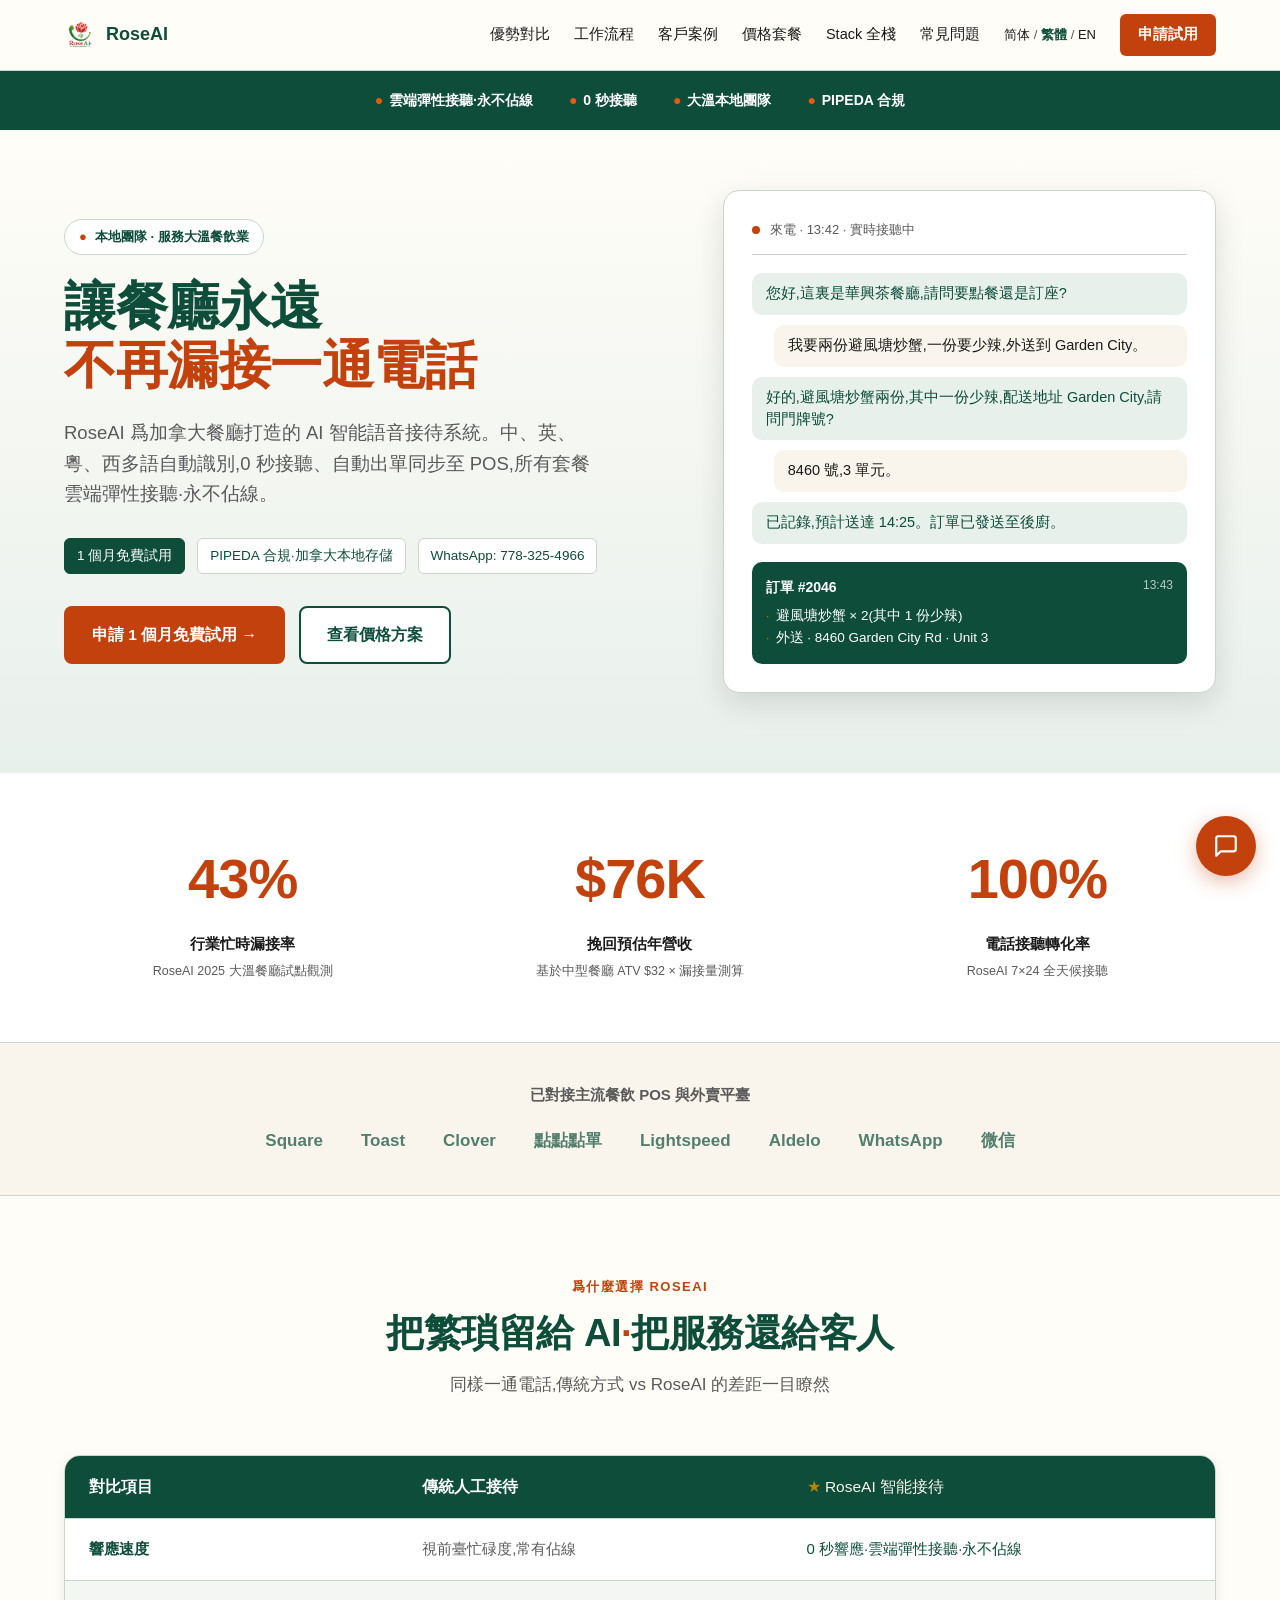
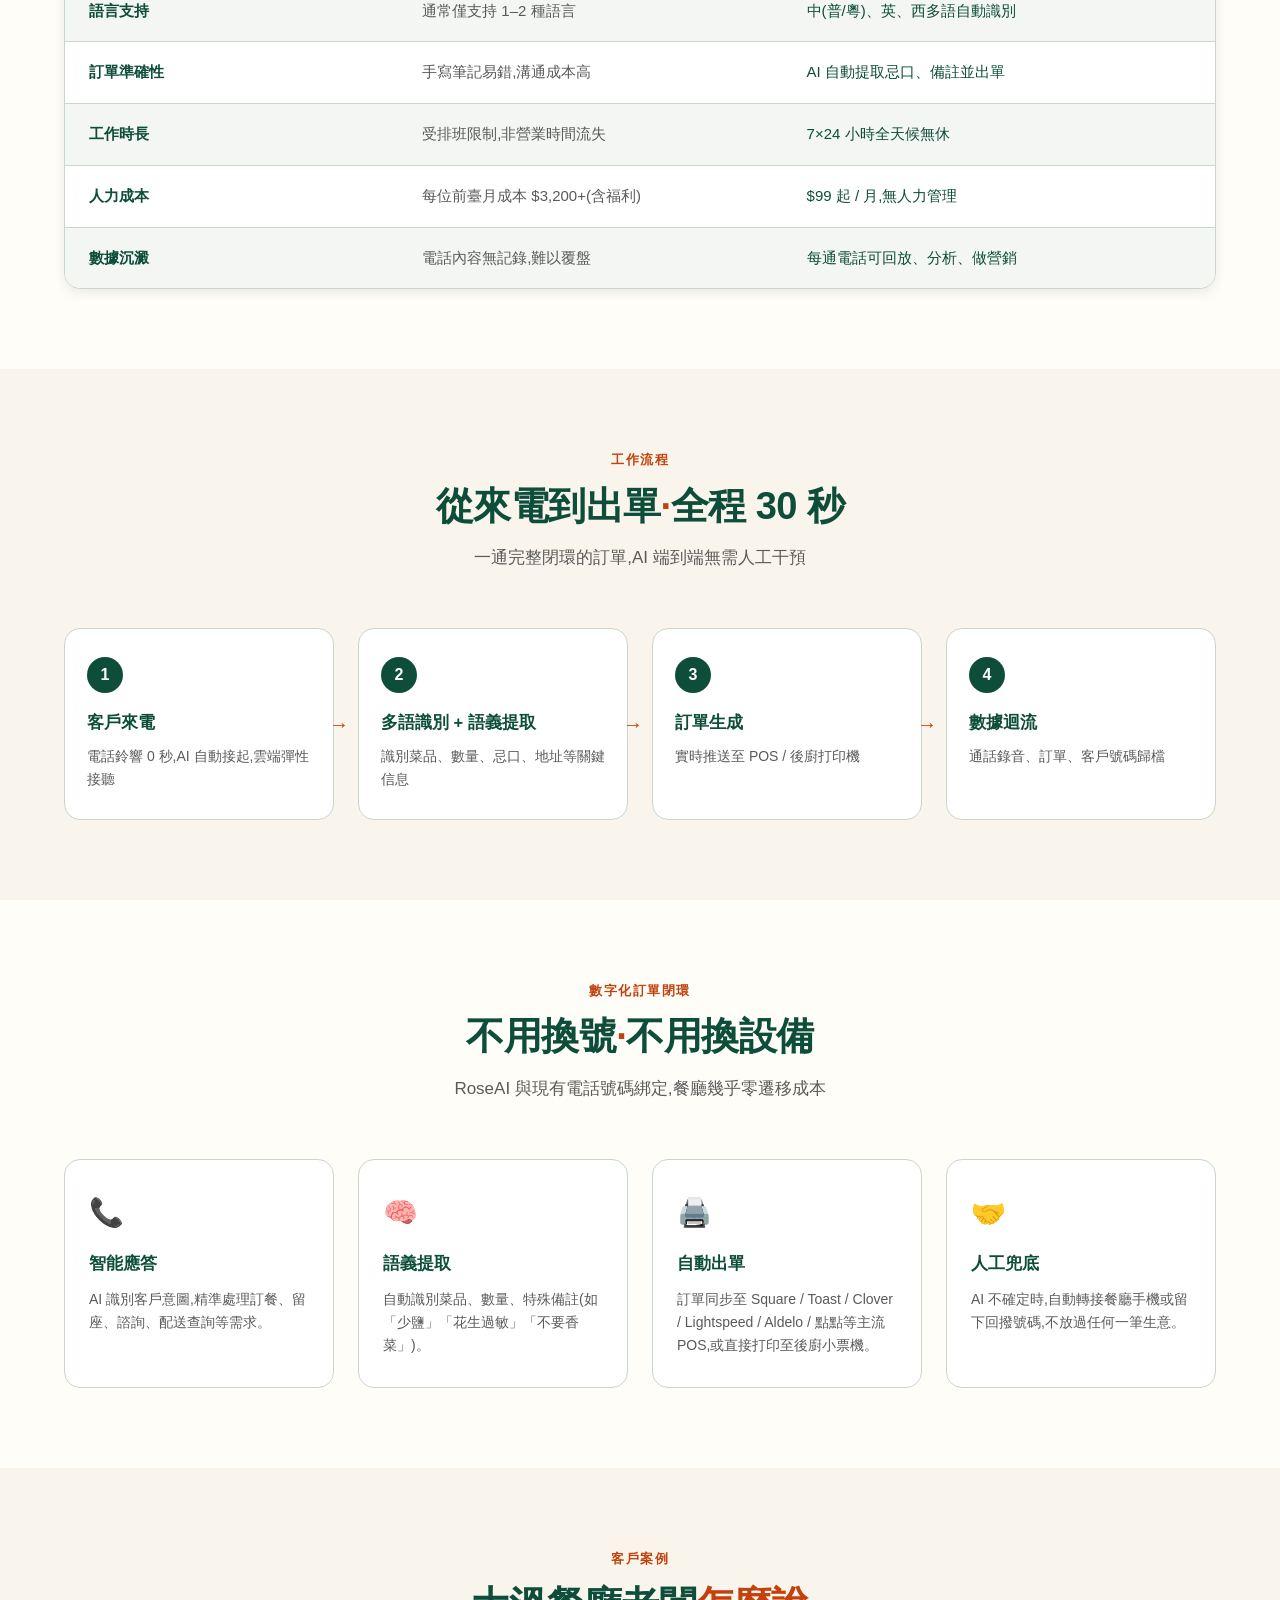
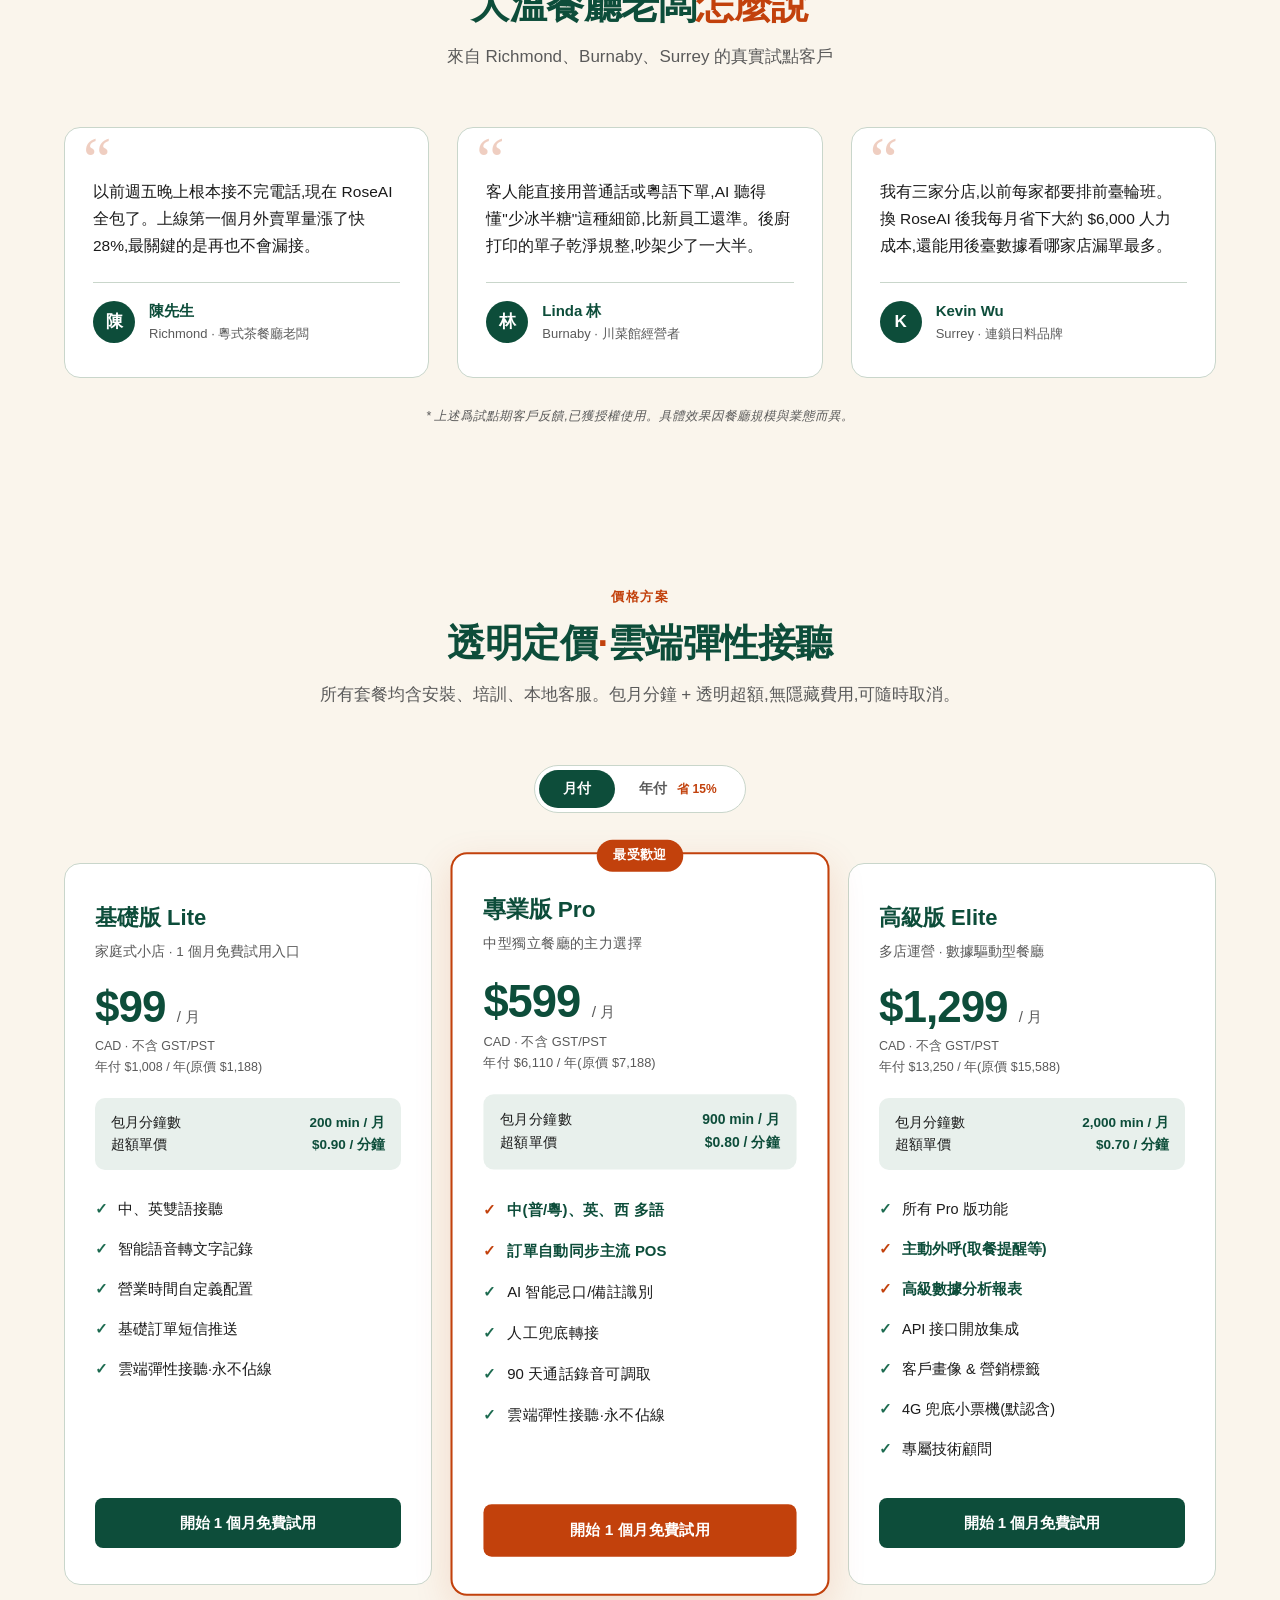
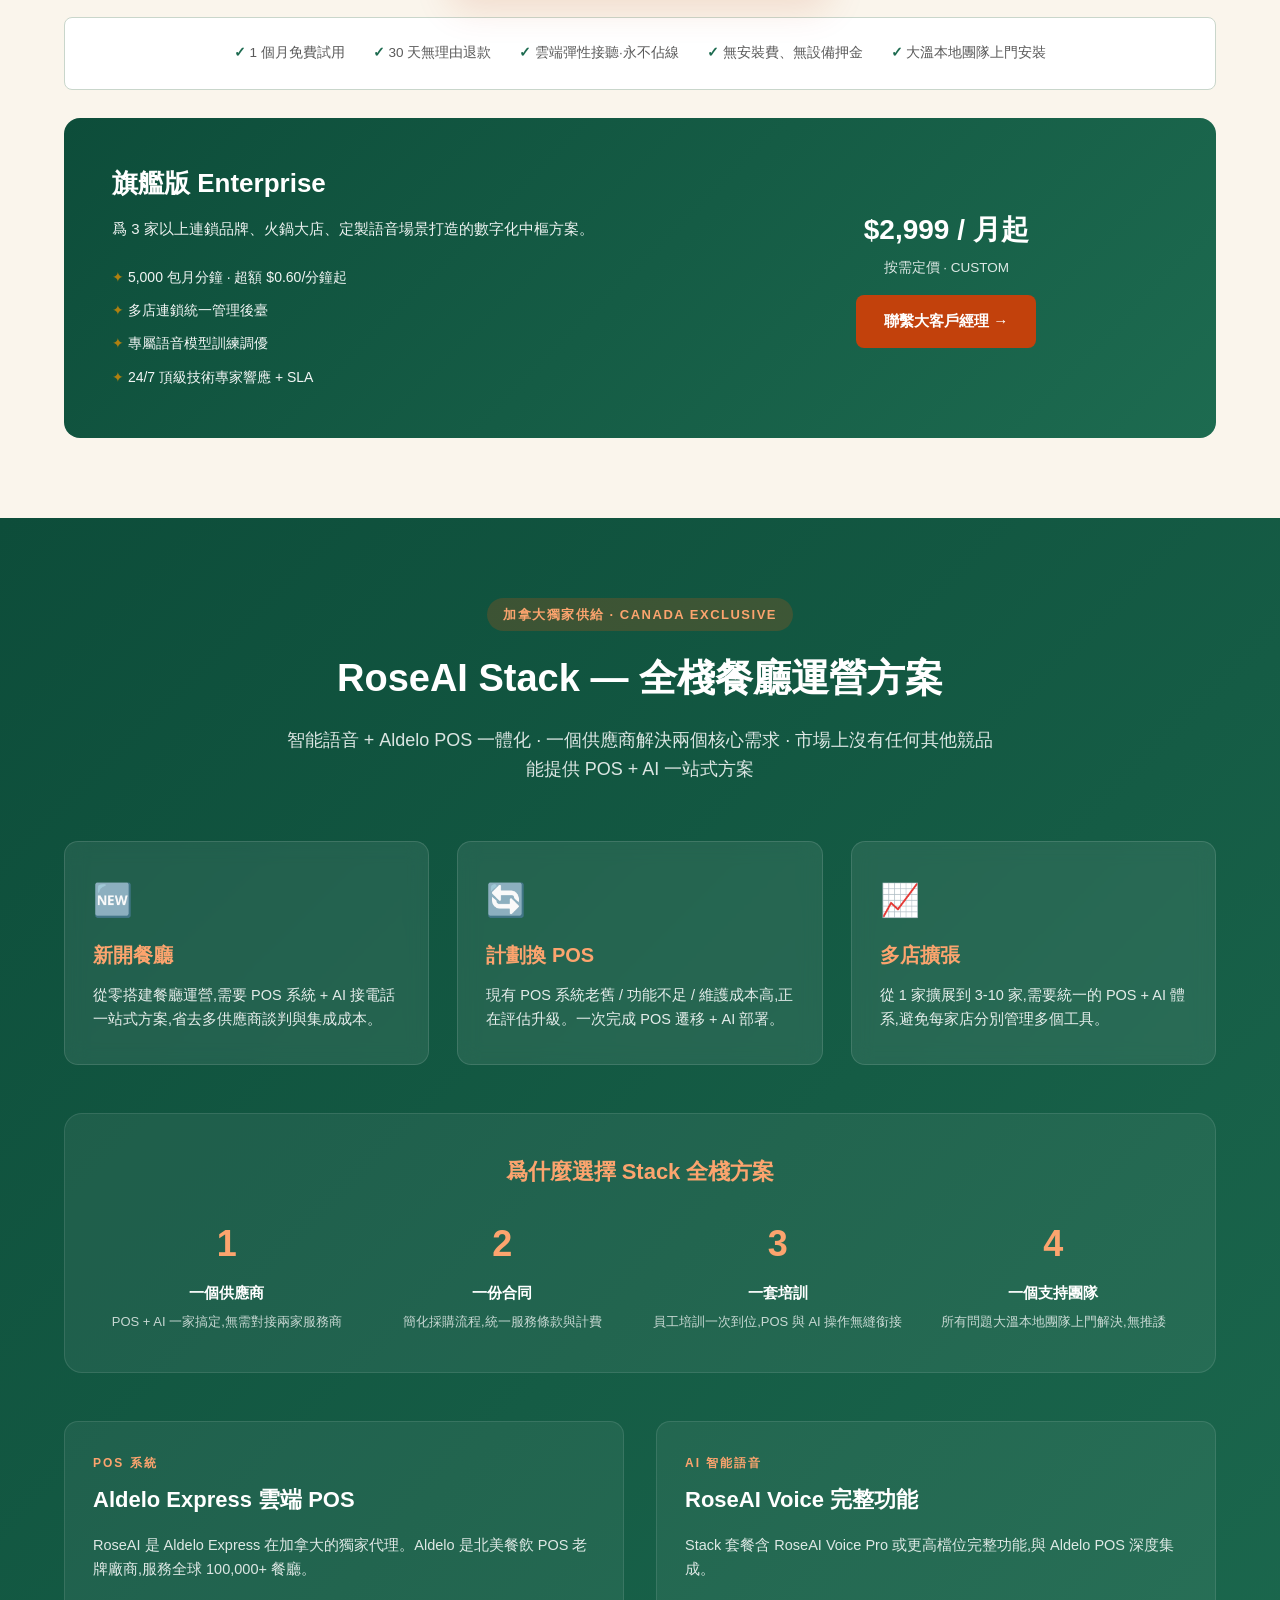
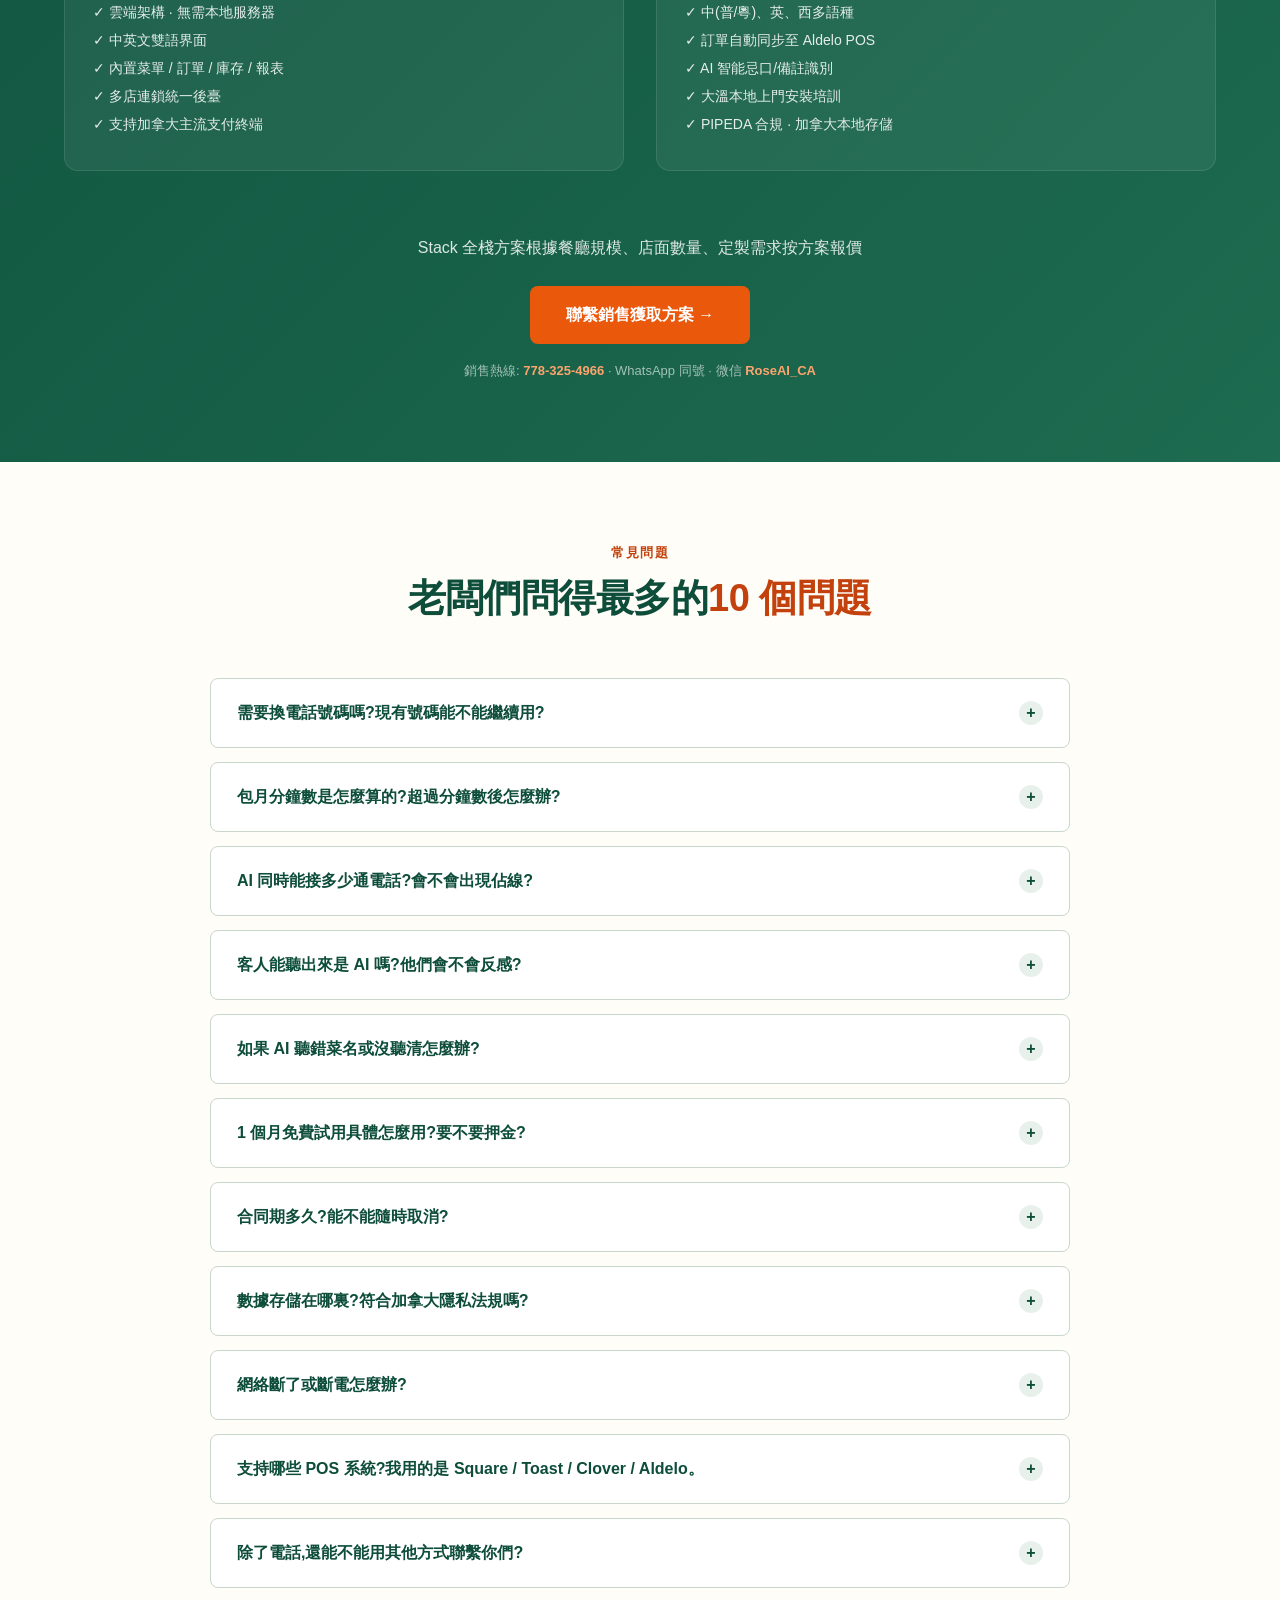
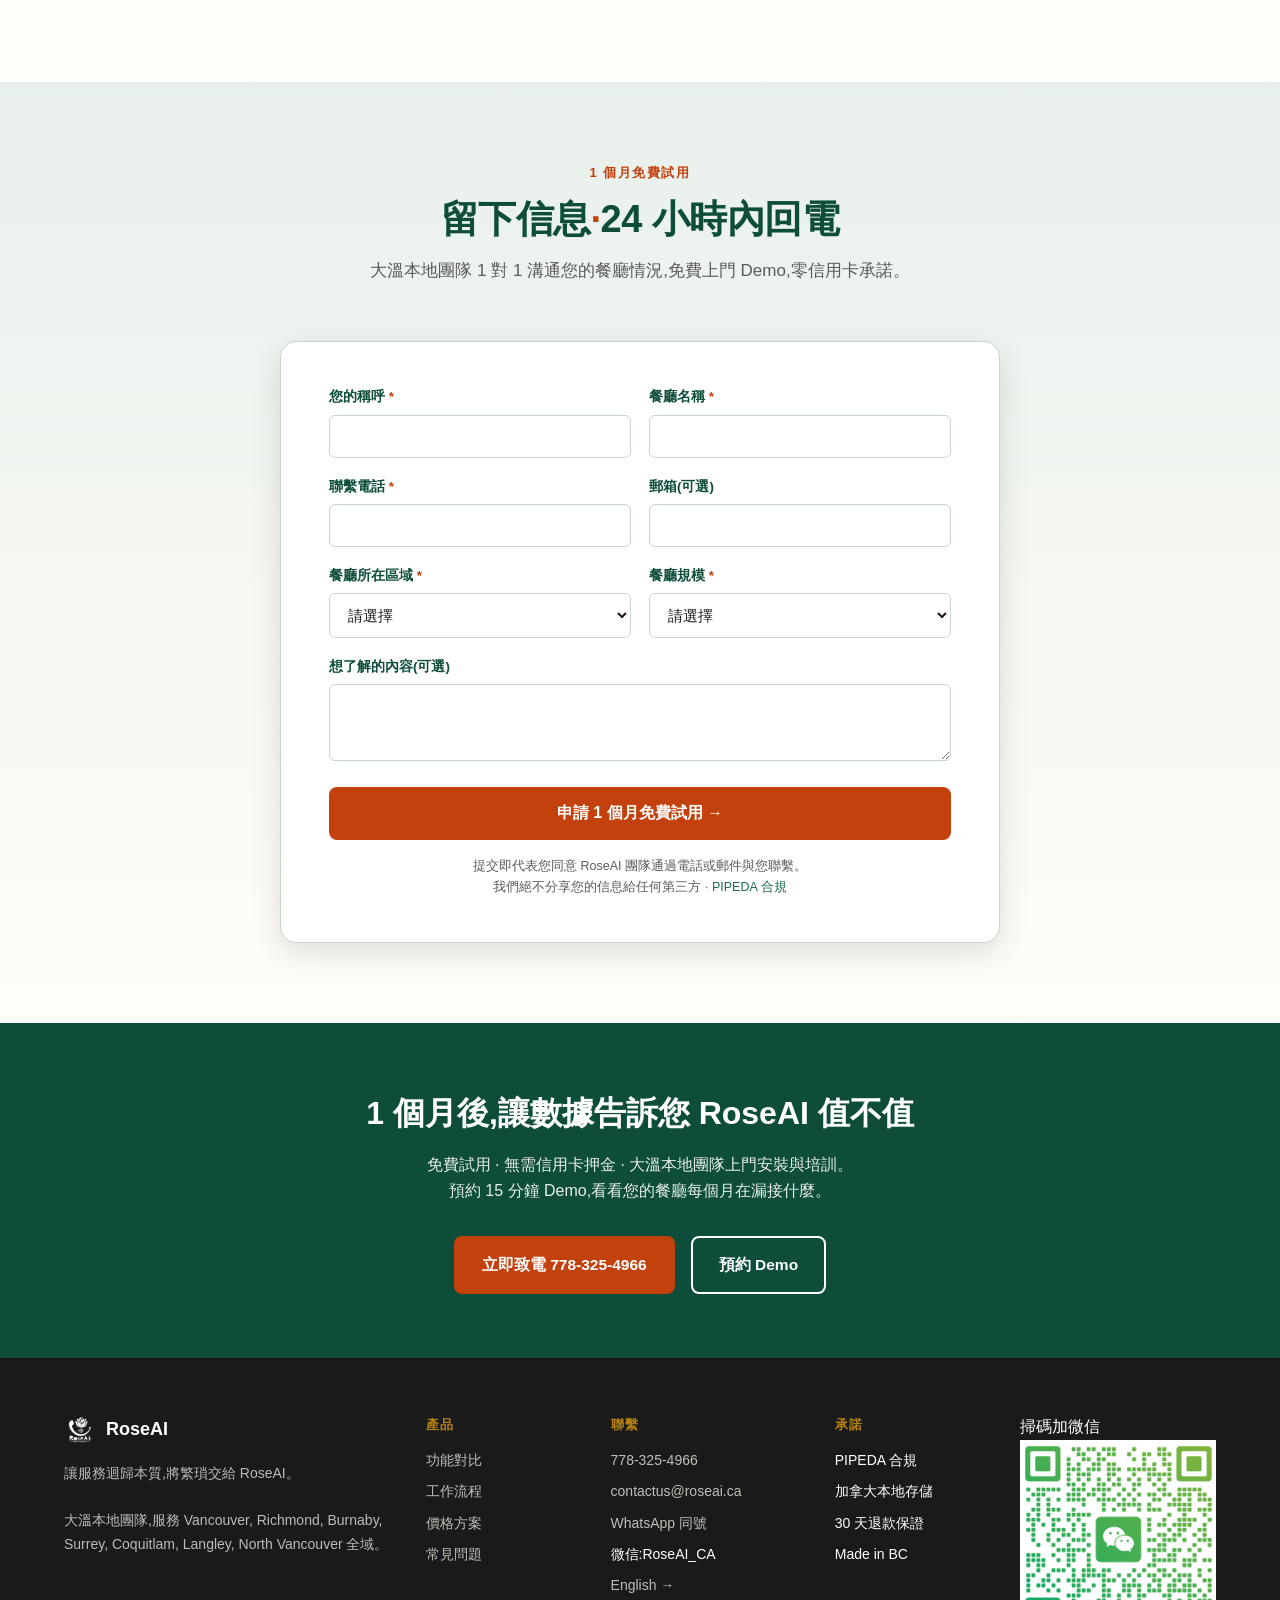
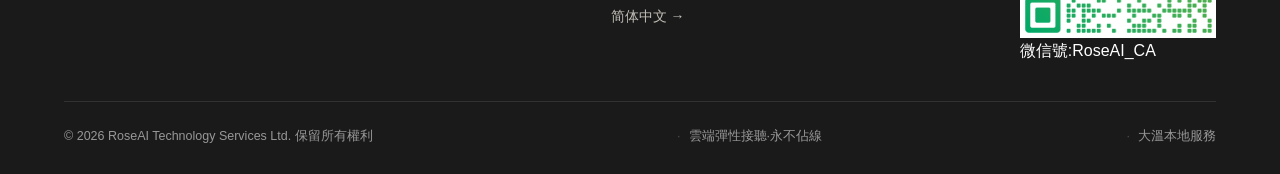
<file: zh-hant/index.html>
<!DOCTYPE html>
<html lang="zh-HK">
<head>
<meta charset="UTF-8">
<meta name="viewport" content="width=device-width, initial-scale=1.0">
<title>RoseAI | 溫哥華餐廳 AI 智能語音接待系統 · 雲端彈性接聽</title>
<meta name="description" content="RoseAI 專爲大溫餐飲業打造的 AI 智能電話接待系統：中、英、粵、西多語自動識別,0 秒接聽、自動出單同步 POS。雲端彈性接聽·永不佔線。1 個月免費試用,數據存儲於加拿大本地,符合 PIPEDA 規範。">
<meta property="og:title" content="RoseAI | 溫哥華餐廳 AI 智能語音接待系統">
<meta property="og:description" content="0 秒接聽、自動出單、多語識別、雲端彈性接聽·永不佔線。1 個月免費試用,本地團隊服務。">
<meta property="og:type" content="website">
<meta name="theme-color" content="#0D4D3A">

<link rel="stylesheet" href="/assets/css/chat-widget.css">
<style>
:root {
  --green-dark: #0D4D3A;
  --green: #1D6B50;
  --green-light: #E8F0EC;
  --orange: #C2410C;
  --orange-light: #EA580C;
  --gold: #B8830E;
  --cream: #FFFDF7;
  --cream-tint: #FAF5EC;
  --ink: #1A1A1A;
  --grey: #5A5A5A;
  --grey-light: #C9D6CB;
  --light: #F3F6F3;
  --white: #FFFFFF;
  --shadow-sm: 0 1px 2px rgba(0,0,0,0.05);
  --shadow: 0 4px 12px rgba(0,0,0,0.08);
  --shadow-lg: 0 10px 30px rgba(0,0,0,0.12);
  --radius: 8px;
  --radius-lg: 16px;
}

* { box-sizing: border-box; margin: 0; padding: 0; }
html { scroll-behavior: smooth; }
body {
  font-family: -apple-system, "PingFang SC", "Microsoft YaHei", "Segoe UI", "Helvetica Neue", Arial, sans-serif;
  color: var(--ink);
  background: var(--cream);
  line-height: 1.65;
  font-size: 16px;
  -webkit-font-smoothing: antialiased;
}
img { max-width: 100%; height: auto; display: block; }
a { color: var(--green); text-decoration: none; }
a:hover { color: var(--orange); }
.container { max-width: 1200px; margin: 0 auto; padding: 0 24px; }

/* ---------- NAV ---------- */
.nav {
  position: sticky; top: 0; z-index: 100;
  background: rgba(255,253,247,0.92);
  backdrop-filter: blur(12px);
  border-bottom: 1px solid var(--grey-light);
}
.nav-inner {
  display: flex; align-items: center; justify-content: space-between;
  padding: 14px 24px; max-width: 1200px; margin: 0 auto;
}
.nav-logo { display: flex; align-items: center; gap: 10px; }
.nav-logo img { height: 32px; }
.nav-logo span { font-weight: 700; color: var(--green-dark); font-size: 18px; }
.nav-links { display: flex; gap: 24px; align-items: center; font-size: 14.5px; }
.nav-links a { color: var(--ink); }
.nav-links a:hover { color: var(--orange); }
.nav-lang { color: var(--grey); font-size: 13px; }
.nav-lang a.active { color: var(--green-dark); font-weight: 700; }
.nav-cta {
  background: var(--orange); color: var(--white) !important;
  padding: 9px 18px; border-radius: 6px; font-weight: 600;
  transition: background 0.2s;
}
.nav-cta:hover { background: var(--orange-light); color: var(--white) !important; }
@media (max-width: 880px) { .nav-links { display: none; } }

/* ---------- HERO ---------- */
.hero {
  background: linear-gradient(180deg, var(--cream) 0%, var(--green-light) 100%);
  padding: 60px 0 80px;
  position: relative; overflow: hidden;
}
.hero-grid {
  display: grid; grid-template-columns: 1.1fr 0.9fr; gap: 56px; align-items: center;
}
.hero-badge {
  display: inline-flex; align-items: center; gap: 8px;
  background: var(--white); color: var(--green-dark);
  padding: 6px 14px; border-radius: 50px; font-size: 13px; font-weight: 600;
  border: 1px solid var(--grey-light); margin-bottom: 22px;
}
.hero-badge::before { content: "●"; color: var(--orange); }
.hero h1 {
  font-size: 52px; line-height: 1.15; font-weight: 800;
  color: var(--green-dark); margin-bottom: 22px; letter-spacing: -0.5px;
}
.hero h1 em { font-style: normal; color: var(--orange); }
.hero p.lead {
  font-size: 18.5px; color: var(--grey); margin-bottom: 28px;
  max-width: 540px;
}
.hero-tags {
  display: flex; gap: 12px; flex-wrap: wrap; margin-bottom: 32px; font-size: 13.5px;
}
.hero-tag {
  background: var(--white); color: var(--green-dark);
  padding: 6px 12px; border-radius: 6px; border: 1px solid var(--grey-light);
}
.hero-tag.highlight { background: var(--green-dark); color: var(--white); border-color: var(--green-dark); }
.hero-cta-row { display: flex; gap: 14px; flex-wrap: wrap; }
.btn {
  display: inline-flex; align-items: center; gap: 8px;
  padding: 14px 26px; border-radius: 8px; font-size: 15.5px; font-weight: 600;
  border: 2px solid transparent; transition: all 0.2s; cursor: pointer;
}
.btn-primary {
  background: var(--orange); color: var(--white);
}
.btn-primary:hover { background: var(--orange-light); color: var(--white); transform: translateY(-1px); }
.btn-secondary {
  background: var(--white); color: var(--green-dark);
  border-color: var(--green-dark);
}
.btn-secondary:hover { background: var(--green-dark); color: var(--white); }

/* Hero demo widget */
.demo-card {
  background: var(--white); border-radius: var(--radius-lg);
  padding: 28px; box-shadow: var(--shadow-lg);
  border: 1px solid var(--grey-light);
}
.demo-header {
  display: flex; align-items: center; gap: 10px; font-size: 13px;
  color: var(--grey); margin-bottom: 18px;
  padding-bottom: 14px; border-bottom: 1px solid var(--grey-light);
}
.demo-pulse {
  width: 8px; height: 8px; background: var(--orange);
  border-radius: 50%; animation: pulse 1.6s infinite;
}
@keyframes pulse {
  0%, 100% { opacity: 1; transform: scale(1); }
  50% { opacity: 0.5; transform: scale(1.3); }
}
.demo-msg { padding: 10px 14px; border-radius: 10px; margin-bottom: 10px; font-size: 14.5px; line-height: 1.5; }
.demo-msg.ai { background: var(--green-light); color: var(--green-dark); }
.demo-msg.user { background: var(--cream-tint); color: var(--ink); margin-left: 22px; }
.demo-order {
  margin-top: 18px; padding: 14px; background: var(--green-dark); color: var(--white);
  border-radius: 10px; font-size: 13.5px;
}
.demo-order strong { display: block; margin-bottom: 6px; font-size: 14px; }
.demo-order ul { list-style: none; }
.demo-order li::before { content: "·"; margin-right: 6px; color: var(--orange-light); }
.demo-order .order-id { float: right; opacity: 0.7; font-weight: 400; font-size: 12px; }

@media (max-width: 880px) {
  .hero { padding: 36px 0 50px; }
  .hero-grid { grid-template-columns: 1fr; gap: 36px; }
  .hero h1 { font-size: 36px; }
  .hero p.lead { font-size: 16px; }
}

/* ---------- STATS ---------- */
.stats {
  background: var(--white); padding: 60px 0;
  border-bottom: 1px solid var(--grey-light);
}
.stats-grid {
  display: grid; grid-template-columns: repeat(3, 1fr); gap: 40px;
}
.stat { text-align: center; }
.stat-num {
  font-size: 56px; font-weight: 800; color: var(--orange);
  margin-bottom: 8px; letter-spacing: -1px;
}
.stat-label { font-size: 14.5px; color: var(--ink); font-weight: 600; margin-bottom: 4px; }
.stat-sub { font-size: 12.5px; color: var(--grey); }
@media (max-width: 720px) {
  .stats-grid { grid-template-columns: 1fr; gap: 30px; }
  .stat-num { font-size: 44px; }
}

/* ---------- POS LOGOS ---------- */
.pos-strip {
  padding: 40px 0; background: var(--cream-tint); border-bottom: 1px solid var(--grey-light);
  text-align: center;
}
.pos-strip h3 { font-size: 15px; color: var(--grey); font-weight: 600; margin-bottom: 20px; }
.pos-logos {
  display: flex; gap: 38px; justify-content: center; flex-wrap: wrap;
  font-size: 17px; font-weight: 700; color: var(--green-dark); opacity: 0.7;
}

/* ---------- SECTION GENERIC ---------- */
.section { padding: 80px 0; }
.section-head { text-align: center; max-width: 720px; margin: 0 auto 56px; }
.section-eyebrow {
  font-size: 13px; color: var(--orange); font-weight: 700;
  letter-spacing: 1.5px; text-transform: uppercase; margin-bottom: 12px;
}
.section-title {
  font-size: 38px; font-weight: 800; color: var(--green-dark);
  line-height: 1.25; letter-spacing: -0.5px;
}
.section-title em { font-style: normal; color: var(--orange); }
.section-sub { font-size: 17px; color: var(--grey); margin-top: 14px; }
@media (max-width: 720px) {
  .section { padding: 56px 0; }
  .section-title { font-size: 28px; }
  .section-sub { font-size: 15px; }
}

/* ---------- COMPARISON ---------- */
.compare-table {
  background: var(--white); border-radius: var(--radius-lg);
  overflow: hidden; box-shadow: var(--shadow); border: 1px solid var(--grey-light);
}
.compare-row {
  display: grid; grid-template-columns: 1.3fr 1.5fr 1.5fr;
  padding: 18px 24px; border-bottom: 1px solid var(--grey-light);
  align-items: center; font-size: 15px;
}
.compare-row:last-child { border-bottom: none; }
.compare-row.head {
  background: var(--green-dark); color: var(--white); font-weight: 700; font-size: 15.5px;
}
.compare-row.head .compare-rose { color: var(--cream-tint); }
.compare-row.head .compare-rose::before { content: "★ "; color: var(--gold); }
.compare-row.alt { background: var(--light); }
.compare-key { font-weight: 600; color: var(--green-dark); }
.compare-traditional { color: var(--grey); }
.compare-rose { color: var(--green-dark); font-weight: 500; }
@media (max-width: 720px) {
  .compare-row { grid-template-columns: 1fr; gap: 8px; padding: 16px 18px; }
  .compare-row.head { display: none; }
  .compare-key::after { content: ""; }
  .compare-key { font-size: 13px; color: var(--orange); margin-bottom: 4px; }
  .compare-traditional::before { content: "傳統: "; font-weight: 600; color: var(--grey); }
  .compare-rose::before { content: "RoseAI: "; font-weight: 600; color: var(--green-dark); }
}

/* ---------- WORKFLOW ---------- */
.workflow-grid {
  display: grid; grid-template-columns: repeat(4, 1fr); gap: 24px;
}
.flow-step {
  background: var(--white); padding: 28px 22px; border-radius: var(--radius-lg);
  border: 1px solid var(--grey-light); position: relative;
}
.flow-step-num {
  display: inline-flex; align-items: center; justify-content: center;
  width: 36px; height: 36px; background: var(--green-dark); color: var(--white);
  border-radius: 50%; font-weight: 700; margin-bottom: 16px;
}
.flow-step h4 { font-size: 16.5px; color: var(--green-dark); margin-bottom: 8px; }
.flow-step p { font-size: 14px; color: var(--grey); }
.flow-arrow {
  position: absolute; top: 50%; right: -16px; transform: translateY(-50%);
  font-size: 20px; color: var(--orange); font-weight: 700;
}
.flow-step:last-child .flow-arrow { display: none; }
@media (max-width: 880px) {
  .workflow-grid { grid-template-columns: repeat(2, 1fr); }
  .flow-arrow { display: none; }
}
@media (max-width: 480px) { .workflow-grid { grid-template-columns: 1fr; } }

/* ---------- FLOW CARDS (4 features) ---------- */
.feature-cards {
  display: grid; grid-template-columns: repeat(4, 1fr); gap: 24px;
}
.feature-card {
  background: var(--white); padding: 30px 24px; border-radius: var(--radius-lg);
  border: 1px solid var(--grey-light); transition: transform 0.2s, box-shadow 0.2s;
}
.feature-card:hover { transform: translateY(-4px); box-shadow: var(--shadow); }
.feature-icon {
  font-size: 28px; margin-bottom: 14px;
}
.feature-card h4 { font-size: 17px; color: var(--green-dark); margin-bottom: 10px; }
.feature-card p { font-size: 14px; color: var(--grey); line-height: 1.65; }
@media (max-width: 880px) { .feature-cards { grid-template-columns: repeat(2, 1fr); } }
@media (max-width: 480px) { .feature-cards { grid-template-columns: 1fr; } }

/* ---------- TESTIMONIALS ---------- */
.testimonials-grid {
  display: grid; grid-template-columns: repeat(3, 1fr); gap: 28px;
}
.testimonial {
  background: var(--white); padding: 32px 28px; border-radius: var(--radius-lg);
  border: 1px solid var(--grey-light); position: relative;
}
.testimonial::before {
  content: "“"; position: absolute; top: 0; left: 18px; font-size: 64px;
  color: var(--orange); opacity: 0.25; font-family: Georgia, serif; line-height: 1;
}
.testimonial-text {
  font-size: 15.5px; color: var(--ink); line-height: 1.75;
  margin: 18px 0 22px; position: relative; z-index: 1;
}
.testimonial-author {
  display: flex; align-items: center; gap: 14px; padding-top: 16px;
  border-top: 1px solid var(--grey-light);
}
.testimonial-avatar {
  width: 42px; height: 42px; border-radius: 50%;
  background: var(--green-dark); color: var(--white);
  display: flex; align-items: center; justify-content: center;
  font-weight: 700; font-size: 17px;
}
.testimonial-name { font-weight: 700; color: var(--green-dark); font-size: 15px; }
.testimonial-role { font-size: 13px; color: var(--grey); }
.testimonial-disclaimer {
  text-align: center; font-size: 12.5px; color: var(--grey);
  margin-top: 28px; font-style: italic;
}
@media (max-width: 880px) { .testimonials-grid { grid-template-columns: 1fr; } }

/* ---------- PRICING ---------- */
.pricing { background: var(--cream-tint); }
.pricing-toggle {
  display: inline-flex; background: var(--white); border-radius: 50px;
  padding: 4px; margin: 0 auto 50px; border: 1px solid var(--grey-light);
  position: relative;
}
.pricing-toggle-wrap { text-align: center; }
.toggle-btn {
  padding: 10px 24px; border-radius: 50px; font-weight: 600; font-size: 14px;
  cursor: pointer; background: transparent; border: none; color: var(--grey);
  transition: all 0.2s;
}
.toggle-btn.active { background: var(--green-dark); color: var(--white); }
.toggle-save { font-size: 12px; color: var(--orange); margin-left: 6px; font-weight: 700; }
.toggle-btn.active .toggle-save { color: var(--cream-tint); }

.pricing-grid {
  display: grid; grid-template-columns: repeat(3, 1fr); gap: 24px; margin-bottom: 32px;
}
.price-card {
  background: var(--white); border-radius: var(--radius-lg); padding: 36px 30px;
  border: 1px solid var(--grey-light); position: relative; display: flex; flex-direction: column;
}
.price-card.featured {
  border: 2px solid var(--orange); transform: scale(1.03); z-index: 1;
  box-shadow: 0 12px 36px rgba(194, 65, 12, 0.15);
}
.price-badge {
  position: absolute; top: -14px; left: 50%; transform: translateX(-50%);
  background: var(--orange); color: var(--white); padding: 5px 16px;
  border-radius: 20px; font-size: 12.5px; font-weight: 700;
}
.price-name { font-size: 22px; color: var(--green-dark); font-weight: 800; margin-bottom: 4px; }
.price-tag-line { font-size: 13.5px; color: var(--grey); margin-bottom: 22px; }
.price-amount {
  font-size: 44px; font-weight: 800; color: var(--green-dark);
  letter-spacing: -1px; line-height: 1;
}
.price-amount-monthly { display: inline; }
.price-amount-yearly { display: none; }
.pricing.yearly .price-amount-monthly { display: none; }
.pricing.yearly .price-amount-yearly { display: inline; }
.price-period { font-size: 15px; color: var(--grey); font-weight: 500; }
.price-detail { font-size: 12.5px; color: var(--grey); margin-top: 6px; min-height: 36px; }
.price-yearly { color: var(--orange); font-weight: 600; }

.price-meta {
  margin: 20px 0; padding: 14px 16px; background: var(--green-light); border-radius: 10px;
  font-size: 13.5px; line-height: 1.65;
}
.price-meta-line { display: flex; justify-content: space-between; }
.price-meta-line strong { color: var(--green-dark); }

.price-features {
  list-style: none; margin: 0 0 28px 0; flex: 1;
}
.price-features li {
  padding: 8px 0; font-size: 14.5px; color: var(--ink);
  display: flex; gap: 10px; align-items: flex-start;
}
.price-features li::before {
  content: "✓"; color: var(--green); font-weight: 700; flex-shrink: 0;
}
.price-features li.feat-highlight { color: var(--green-dark); font-weight: 600; }
.price-features li.feat-highlight::before { color: var(--orange); }

.price-cta {
  display: block; padding: 13px; text-align: center; border-radius: 8px;
  font-weight: 700; font-size: 15px; transition: all 0.2s;
  background: var(--green-dark); color: var(--white);
}
.price-cta:hover { background: var(--green); color: var(--white); }
.price-card.featured .price-cta { background: var(--orange); }
.price-card.featured .price-cta:hover { background: var(--orange-light); color: var(--white); }

.pricing-guarantees {
  display: flex; gap: 28px; justify-content: center; flex-wrap: wrap;
  padding: 24px; background: var(--white); border-radius: var(--radius);
  border: 1px solid var(--grey-light); font-size: 13.5px; color: var(--grey);
}
.pricing-guarantees span::before { content: "✓ "; color: var(--green); font-weight: 700; }

.enterprise-card {
  background: linear-gradient(135deg, var(--green-dark) 0%, var(--green) 100%);
  color: var(--white); border-radius: var(--radius-lg); padding: 44px 48px; margin-top: 28px;
  display: grid; grid-template-columns: 1.3fr 1fr; gap: 36px; align-items: center;
}
.enterprise-card h3 { font-size: 26px; margin-bottom: 12px; }
.enterprise-card p { font-size: 15px; opacity: 0.92; margin-bottom: 20px; }
.enterprise-features { list-style: none; }
.enterprise-features li { padding: 5px 0; font-size: 14px; opacity: 0.95; }
.enterprise-features li::before { content: "✦ "; color: var(--gold); }
.enterprise-cta {
  background: var(--orange); color: var(--white) !important;
  padding: 14px 28px; border-radius: 8px; font-weight: 700; font-size: 15px;
  display: inline-block; margin-top: 16px;
}
.enterprise-cta:hover { background: var(--orange-light); color: var(--white) !important; }
.enterprise-price { text-align: center; }
.enterprise-price-big {
  font-size: 28px; font-weight: 800; margin-bottom: 4px;
}
.enterprise-price-small { font-size: 13.5px; opacity: 0.85; }

@media (max-width: 880px) {
  .pricing-grid { grid-template-columns: 1fr; gap: 28px; }
  .price-card.featured { transform: none; }
  .enterprise-card { grid-template-columns: 1fr; padding: 32px 28px; text-align: center; }
}

/* ---------- FAQ ---------- */
.faq-list { max-width: 860px; margin: 0 auto; }
.faq-item {
  background: var(--white); border-radius: var(--radius); margin-bottom: 14px;
  border: 1px solid var(--grey-light); overflow: hidden;
}
.faq-question {
  width: 100%; padding: 22px 26px; text-align: left; cursor: pointer;
  background: none; border: none; font-size: 16px; font-weight: 600;
  color: var(--green-dark); display: flex; justify-content: space-between; align-items: center;
  font-family: inherit;
}
.faq-toggle {
  width: 24px; height: 24px; border-radius: 50%; background: var(--green-light);
  color: var(--green-dark); display: flex; align-items: center; justify-content: center;
  font-weight: 700; transition: transform 0.2s; flex-shrink: 0; margin-left: 14px;
}
.faq-item.open .faq-toggle { transform: rotate(45deg); background: var(--orange); color: var(--white); }
.faq-answer {
  display: none; padding: 0 26px 22px;
  font-size: 14.5px; line-height: 1.75; color: var(--ink);
}
.faq-item.open .faq-answer { display: block; }
.faq-answer strong { color: var(--green-dark); }

/* ---------- FORM ---------- */
.form-section { background: linear-gradient(180deg, var(--green-light) 0%, var(--cream) 100%); }
.form-card {
  max-width: 720px; margin: 0 auto;
  background: var(--white); padding: 44px 48px; border-radius: var(--radius-lg);
  box-shadow: var(--shadow-lg); border: 1px solid var(--grey-light);
}
.form-row { display: grid; grid-template-columns: 1fr 1fr; gap: 18px; margin-bottom: 18px; }
.form-field { display: flex; flex-direction: column; }
.form-field.full { grid-column: 1 / -1; }
.form-field label {
  font-size: 13.5px; color: var(--green-dark); font-weight: 600;
  margin-bottom: 6px;
}
.form-field label .req { color: var(--orange); }
.form-field input, .form-field select, .form-field textarea {
  padding: 12px 14px; border: 1px solid var(--grey-light); border-radius: 6px;
  font-size: 15px; font-family: inherit; color: var(--ink);
  background: var(--white); transition: border-color 0.2s;
}
.form-field input:focus, .form-field select:focus, .form-field textarea:focus {
  outline: none; border-color: var(--green-dark);
}
.form-submit {
  width: 100%; padding: 16px; background: var(--orange); color: var(--white);
  border: none; border-radius: 8px; font-size: 16px; font-weight: 700;
  cursor: pointer; transition: background 0.2s; margin-top: 8px;
}
.form-submit:hover { background: var(--orange-light); }
.form-disclaimer {
  font-size: 12.5px; color: var(--grey); margin-top: 16px; text-align: center;
}
@media (max-width: 720px) { .form-row { grid-template-columns: 1fr; } .form-card { padding: 30px 22px; } }

/* ---------- BOTTOM CTA ---------- */
.cta-band {
  background: var(--green-dark); color: var(--white); padding: 64px 0; text-align: center;
}
.cta-band h2 { font-size: 32px; margin-bottom: 12px; font-weight: 800; }
.cta-band p { font-size: 16px; opacity: 0.9; margin-bottom: 32px; max-width: 640px; margin-left: auto; margin-right: auto; }
.cta-band-buttons { display: flex; gap: 16px; justify-content: center; flex-wrap: wrap; }
.cta-band .btn-secondary {
  background: transparent; color: var(--white); border-color: var(--white);
}
.cta-band .btn-secondary:hover { background: var(--white); color: var(--green-dark); }

/* ---------- FOOTER ---------- */
.footer {
  background: var(--ink); color: var(--white); padding: 56px 0 28px;
}
.footer-grid {
  display: grid; grid-template-columns: 1.7fr 0.8fr 1fr 0.8fr 1fr; gap: 28px; margin-bottom: 36px;
}
.footer-brand { color: var(--white); }
.footer-logo { display: flex; align-items: center; gap: 10px; margin-bottom: 16px; }
.footer-logo img { height: 32px; filter: brightness(0) invert(1); }
.footer-logo span { font-weight: 700; font-size: 18px; }
.footer-tagline { font-size: 14px; opacity: 0.7; line-height: 1.7; }
.footer-col h5 {
  font-size: 13px; text-transform: uppercase; letter-spacing: 1px;
  color: var(--gold); margin-bottom: 14px; font-weight: 700;
}
.footer-col ul { list-style: none; }
.footer-col li { margin-bottom: 8px; font-size: 14px; }
.footer-col a { color: var(--cream-tint); opacity: 0.75; }
.footer-col a:hover { opacity: 1; color: var(--orange-light); }
.footer-bottom {
  padding-top: 24px; border-top: 1px solid rgba(255,255,255,0.1);
  display: flex; justify-content: space-between; align-items: center;
  font-size: 12.5px; color: rgba(255,255,255,0.55); flex-wrap: wrap; gap: 12px;
}
.footer-bottom span::before { content: "·"; margin: 0 8px; opacity: 0.4; }
.footer-bottom span:first-child::before { content: ""; margin: 0; }
@media (max-width: 880px) { .footer-grid { grid-template-columns: 1fr 1fr; } .footer-wechat { align-items: flex-start; } }

/* Promise strip (Cloud elastic answering banner) */
.promise-strip {
  background: var(--green-dark); color: var(--white); padding: 18px 0; text-align: center;
}
.promise-strip-inner {
  display: flex; gap: 36px; justify-content: center; flex-wrap: wrap;
  font-size: 14px; font-weight: 600;
}
.promise-strip-inner span::before { content: "● "; color: var(--orange-light); margin-right: 2px; }
</style>
</head>
<body>

<!-- ============ NAV ============ -->
<nav class="nav">
  <div class="nav-inner">
    <a href="#" class="nav-logo">
      <img src="/assets/logo.png" alt="RoseAI">
      <span>RoseAI</span>
    </a>
    <div class="nav-links">
      <a href="#features">優勢對比</a>
      <a href="#workflow">工作流程</a>
      <a href="#testimonials">客戶案例</a>
      <a href="#pricing">價格套餐</a>
      <a href="#stack">Stack 全棧</a>
      <a href="#faq">常見問題</a>
      <span class="nav-lang"><a href="/zh/">简体</a> / <a class="active" href="/zh-hant/">繁體</a> / <a href="/en/">EN</a></span>
      <a href="#trial-form" class="nav-cta">申請試用</a>
    </div>
  </div>
</nav>

<!-- ============ PROMISE STRIP ============ -->
<div class="promise-strip">
  <div class="container promise-strip-inner">
    <span>雲端彈性接聽·永不佔線</span>
    <span>0 秒接聽</span>
    <span>大溫本地團隊</span>
    <span>PIPEDA 合規</span>
  </div>
</div>

<!-- ============ HERO ============ -->
<header class="hero">
  <div class="container hero-grid">
    <div class="hero-text">
      <div class="hero-badge">本地團隊 · 服務大溫餐飲業</div>
      <h1>讓餐廳永遠<br><em>不再漏接一通電話</em></h1>
      <p class="lead">RoseAI 爲加拿大餐廳打造的 AI 智能語音接待系統。中、英、粵、西多語自動識別,0 秒接聽、自動出單同步至 POS,所有套餐雲端彈性接聽·永不佔線。</p>
      <div class="hero-tags">
        <span class="hero-tag highlight">1 個月免費試用</span>
        <span class="hero-tag">PIPEDA 合規·加拿大本地存儲</span>
        <span class="hero-tag">WhatsApp: 778-325-4966</span>
      </div>
      <div class="hero-cta-row">
        <a href="#trial-form" class="btn btn-primary">申請 1 個月免費試用 →</a>
        <a href="#pricing" class="btn btn-secondary">查看價格方案</a>
      </div>
    </div>

    <!-- Live call demo card -->
    <div class="demo-card">
      <div class="demo-header">
        <span class="demo-pulse"></span>
        來電 · 13:42 · 實時接聽中
      </div>
      <div class="demo-msg ai">您好,這裏是華興茶餐廳,請問要點餐還是訂座?</div>
      <div class="demo-msg user">我要兩份避風塘炒蟹,一份要少辣,外送到 Garden City。</div>
      <div class="demo-msg ai">好的,避風塘炒蟹兩份,其中一份少辣,配送地址 Garden City,請問門牌號?</div>
      <div class="demo-msg user">8460 號,3 單元。</div>
      <div class="demo-msg ai">已記錄,預計送達 14:25。訂單已發送至後廚。</div>
      <div class="demo-order">
        <strong>訂單 #2046 <span class="order-id">13:43</span></strong>
        <ul>
          <li>避風塘炒蟹 × 2(其中 1 份少辣)</li>
          <li>外送 · 8460 Garden City Rd · Unit 3</li>
        </ul>
      </div>
    </div>
  </div>
</header>

<!-- ============ STATS ============ -->
<section class="stats">
  <div class="container stats-grid">
    <div class="stat">
      <div class="stat-num">43%</div>
      <div class="stat-label">行業忙時漏接率</div>
      <div class="stat-sub">RoseAI 2025 大溫餐廳試點觀測</div>
    </div>
    <div class="stat">
      <div class="stat-num">$76K</div>
      <div class="stat-label">挽回預估年營收</div>
      <div class="stat-sub">基於中型餐廳 ATV $32 × 漏接量測算</div>
    </div>
    <div class="stat">
      <div class="stat-num">100%</div>
      <div class="stat-label">電話接聽轉化率</div>
      <div class="stat-sub">RoseAI 7×24 全天候接聽</div>
    </div>
  </div>
</section>

<!-- ============ POS LOGOS ============ -->
<section class="pos-strip">
  <div class="container">
    <h3>已對接主流餐飲 POS 與外賣平臺</h3>
    <div class="pos-logos">
      <span>Square</span>
      <span>Toast</span>
      <span>Clover</span>
      <span>點點點單</span>
      <span>Lightspeed</span>
      <span>Aldelo</span>
      <span>WhatsApp</span>
      <span>微信</span>
    </div>
  </div>
</section>

<!-- ============ FEATURES (COMPARE) ============ -->
<section class="section" id="features">
  <div class="container">
    <div class="section-head">
      <div class="section-eyebrow">爲什麼選擇 RoseAI</div>
      <h2 class="section-title">把繁瑣留給 AI<em>·</em>把服務還給客人</h2>
      <p class="section-sub">同樣一通電話,傳統方式 vs RoseAI 的差距一目瞭然</p>
    </div>

    <div class="compare-table">
      <div class="compare-row head">
        <div>對比項目</div>
        <div>傳統人工接待</div>
        <div class="compare-rose">RoseAI 智能接待</div>
      </div>
      <div class="compare-row">
        <div class="compare-key">響應速度</div>
        <div class="compare-traditional">視前臺忙碌度,常有佔線</div>
        <div class="compare-rose">0 秒響應·雲端彈性接聽·永不佔線</div>
      </div>
      <div class="compare-row alt">
        <div class="compare-key">語言支持</div>
        <div class="compare-traditional">通常僅支持 1–2 種語言</div>
        <div class="compare-rose">中(普/粵)、英、西多語自動識別</div>
      </div>
      <div class="compare-row">
        <div class="compare-key">訂單準確性</div>
        <div class="compare-traditional">手寫筆記易錯,溝通成本高</div>
        <div class="compare-rose">AI 自動提取忌口、備註並出單</div>
      </div>
      <div class="compare-row alt">
        <div class="compare-key">工作時長</div>
        <div class="compare-traditional">受排班限制,非營業時間流失</div>
        <div class="compare-rose">7×24 小時全天候無休</div>
      </div>
      <div class="compare-row">
        <div class="compare-key">人力成本</div>
        <div class="compare-traditional">每位前臺月成本 $3,200+(含福利)</div>
        <div class="compare-rose">$99 起 / 月,無人力管理</div>
      </div>
      <div class="compare-row alt">
        <div class="compare-key">數據沉澱</div>
        <div class="compare-traditional">電話內容無記錄,難以覆盤</div>
        <div class="compare-rose">每通電話可回放、分析、做營銷</div>
      </div>
    </div>
  </div>
</section>

<!-- ============ WORKFLOW ============ -->
<section class="section" id="workflow" style="background:var(--cream-tint);">
  <div class="container">
    <div class="section-head">
      <div class="section-eyebrow">工作流程</div>
      <h2 class="section-title">從來電到出單<em>·</em>全程 30 秒</h2>
      <p class="section-sub">一通完整閉環的訂單,AI 端到端無需人工干預</p>
    </div>

    <div class="workflow-grid">
      <div class="flow-step">
        <div class="flow-step-num">1</div>
        <h4>客戶來電</h4>
        <p>電話鈴響 0 秒,AI 自動接起,雲端彈性接聽</p>
        <span class="flow-arrow">→</span>
      </div>
      <div class="flow-step">
        <div class="flow-step-num">2</div>
        <h4>多語識別 + 語義提取</h4>
        <p>識別菜品、數量、忌口、地址等關鍵信息</p>
        <span class="flow-arrow">→</span>
      </div>
      <div class="flow-step">
        <div class="flow-step-num">3</div>
        <h4>訂單生成</h4>
        <p>實時推送至 POS / 後廚打印機</p>
        <span class="flow-arrow">→</span>
      </div>
      <div class="flow-step">
        <div class="flow-step-num">4</div>
        <h4>數據迴流</h4>
        <p>通話錄音、訂單、客戶號碼歸檔</p>
      </div>
    </div>
  </div>
</section>

<!-- ============ FEATURE CARDS ============ -->
<section class="section">
  <div class="container">
    <div class="section-head">
      <div class="section-eyebrow">數字化訂單閉環</div>
      <h2 class="section-title">不用換號<em>·</em>不用換設備</h2>
      <p class="section-sub">RoseAI 與現有電話號碼綁定,餐廳幾乎零遷移成本</p>
    </div>

    <div class="feature-cards">
      <div class="feature-card">
        <div class="feature-icon">📞</div>
        <h4>智能應答</h4>
        <p>AI 識別客戶意圖,精準處理訂餐、留座、諮詢、配送查詢等需求。</p>
      </div>
      <div class="feature-card">
        <div class="feature-icon">🧠</div>
        <h4>語義提取</h4>
        <p>自動識別菜品、數量、特殊備註(如「少鹽」「花生過敏」「不要香菜」)。</p>
      </div>
      <div class="feature-card">
        <div class="feature-icon">🖨️</div>
        <h4>自動出單</h4>
        <p>訂單同步至 Square / Toast / Clover / Lightspeed / Aldelo / 點點等主流 POS,或直接打印至後廚小票機。</p>
      </div>
      <div class="feature-card">
        <div class="feature-icon">🤝</div>
        <h4>人工兜底</h4>
        <p>AI 不確定時,自動轉接餐廳手機或留下回撥號碼,不放過任何一筆生意。</p>
      </div>
    </div>
  </div>
</section>

<!-- ============ TESTIMONIALS ============ -->
<section class="section" id="testimonials" style="background:var(--cream-tint);">
  <div class="container">
    <div class="section-head">
      <div class="section-eyebrow">客戶案例</div>
      <h2 class="section-title">大溫餐廳老闆<em>怎麼說</em></h2>
      <p class="section-sub">來自 Richmond、Burnaby、Surrey 的真實試點客戶</p>
    </div>

    <div class="testimonials-grid">
      <div class="testimonial">
        <p class="testimonial-text">以前週五晚上根本接不完電話,現在 RoseAI 全包了。上線第一個月外賣單量漲了快 28%,最關鍵的是再也不會漏接。</p>
        <div class="testimonial-author">
          <div class="testimonial-avatar">陳</div>
          <div>
            <div class="testimonial-name">陳先生</div>
            <div class="testimonial-role">Richmond · 粵式茶餐廳老闆</div>
          </div>
        </div>
      </div>
      <div class="testimonial">
        <p class="testimonial-text">客人能直接用普通話或粵語下單,AI 聽得懂"少冰半糖"這種細節,比新員工還準。後廚打印的單子乾淨規整,吵架少了一大半。</p>
        <div class="testimonial-author">
          <div class="testimonial-avatar">林</div>
          <div>
            <div class="testimonial-name">Linda 林</div>
            <div class="testimonial-role">Burnaby · 川菜館經營者</div>
          </div>
        </div>
      </div>
      <div class="testimonial">
        <p class="testimonial-text">我有三家分店,以前每家都要排前臺輪班。換 RoseAI 後我每月省下大約 $6,000 人力成本,還能用後臺數據看哪家店漏單最多。</p>
        <div class="testimonial-author">
          <div class="testimonial-avatar">K</div>
          <div>
            <div class="testimonial-name">Kevin Wu</div>
            <div class="testimonial-role">Surrey · 連鎖日料品牌</div>
          </div>
        </div>
      </div>
    </div>

    <p class="testimonial-disclaimer">* 上述爲試點期客戶反饋,已獲授權使用。具體效果因餐廳規模與業態而異。</p>
  </div>
</section>

<!-- ============ PRICING ============ -->
<section class="section pricing" id="pricing">
  <div class="container">
    <div class="section-head">
      <div class="section-eyebrow">價格方案</div>
      <h2 class="section-title">透明定價<em>·</em>雲端彈性接聽</h2>
      <p class="section-sub">所有套餐均含安裝、培訓、本地客服。包月分鐘 + 透明超額,無隱藏費用,可隨時取消。</p>
    </div>

    <div class="pricing-toggle-wrap">
      <div class="pricing-toggle" id="pricing-toggle">
        <button class="toggle-btn active" onclick="togglePricing('monthly')">月付</button>
        <button class="toggle-btn" onclick="togglePricing('yearly')">年付 <span class="toggle-save">省 15%</span></button>
      </div>
    </div>

    <div class="pricing-grid">
      <!-- Lite -->
      <div class="price-card">
        <div class="price-name">基礎版 Lite</div>
        <div class="price-tag-line">家庭式小店 · 1 個月免費試用入口</div>
        <div>
          <span class="price-amount">
            <span class="price-amount-monthly">$99</span>
            <span class="price-amount-yearly">$1,008</span>
          </span>
          <span class="price-period"> / <span class="price-amount-monthly">月</span><span class="price-amount-yearly">年</span></span>
        </div>
        <div class="price-detail">
          CAD · 不含 GST/PST<br>
          <span class="price-amount-monthly">年付 $1,008 / 年(原價 $1,188)</span>
          <span class="price-amount-yearly price-yearly">較月付節省 $180/年</span>
        </div>

        <div class="price-meta">
          <div class="price-meta-line"><span>包月分鐘數</span><strong>200 min / 月</strong></div>
          <div class="price-meta-line"><span>超額單價</span><strong>$0.90 / 分鐘</strong></div>
        </div>

        <ul class="price-features">
          <li>中、英雙語接聽</li>
          <li>智能語音轉文字記錄</li>
          <li>營業時間自定義配置</li>
          <li>基礎訂單短信推送</li>
          <li>雲端彈性接聽·永不佔線</li>
        </ul>
        <a href="#trial-form" class="price-cta">開始 1 個月免費試用</a>
      </div>

      <!-- Pro (featured) -->
      <div class="price-card featured">
        <div class="price-badge">最受歡迎</div>
        <div class="price-name">專業版 Pro</div>
        <div class="price-tag-line">中型獨立餐廳的主力選擇</div>
        <div>
          <span class="price-amount">
            <span class="price-amount-monthly">$599</span>
            <span class="price-amount-yearly">$6,110</span>
          </span>
          <span class="price-period"> / <span class="price-amount-monthly">月</span><span class="price-amount-yearly">年</span></span>
        </div>
        <div class="price-detail">
          CAD · 不含 GST/PST<br>
          <span class="price-amount-monthly">年付 $6,110 / 年(原價 $7,188)</span>
          <span class="price-amount-yearly price-yearly">較月付節省 $1,078/年</span>
        </div>

        <div class="price-meta">
          <div class="price-meta-line"><span>包月分鐘數</span><strong>900 min / 月</strong></div>
          <div class="price-meta-line"><span>超額單價</span><strong>$0.80 / 分鐘</strong></div>
        </div>

        <ul class="price-features">
          <li class="feat-highlight">中(普/粵)、英、西 多語</li>
          <li class="feat-highlight">訂單自動同步主流 POS</li>
          <li>AI 智能忌口/備註識別</li>
          <li>人工兜底轉接</li>
          <li>90 天通話錄音可調取</li>
          <li>雲端彈性接聽·永不佔線</li>
        </ul>
        <a href="#trial-form" class="price-cta">開始 1 個月免費試用</a>
      </div>

      <!-- Elite -->
      <div class="price-card">
        <div class="price-name">高級版 Elite</div>
        <div class="price-tag-line">多店運營 · 數據驅動型餐廳</div>
        <div>
          <span class="price-amount">
            <span class="price-amount-monthly">$1,299</span>
            <span class="price-amount-yearly">$13,250</span>
          </span>
          <span class="price-period"> / <span class="price-amount-monthly">月</span><span class="price-amount-yearly">年</span></span>
        </div>
        <div class="price-detail">
          CAD · 不含 GST/PST<br>
          <span class="price-amount-monthly">年付 $13,250 / 年(原價 $15,588)</span>
          <span class="price-amount-yearly price-yearly">較月付節省 $2,338/年</span>
        </div>

        <div class="price-meta">
          <div class="price-meta-line"><span>包月分鐘數</span><strong>2,000 min / 月</strong></div>
          <div class="price-meta-line"><span>超額單價</span><strong>$0.70 / 分鐘</strong></div>
        </div>

        <ul class="price-features">
          <li>所有 Pro 版功能</li>
          <li class="feat-highlight">主動外呼(取餐提醒等)</li>
          <li class="feat-highlight">高級數據分析報表</li>
          <li>API 接口開放集成</li>
          <li>客戶畫像 & 營銷標籤</li>
          <li>4G 兜底小票機(默認含)</li>
          <li>專屬技術顧問</li>
        </ul>
        <a href="#trial-form" class="price-cta">開始 1 個月免費試用</a>
      </div>
    </div>

    <!-- Guarantees -->
    <div class="pricing-guarantees">
      <span>1 個月免費試用</span>
      <span>30 天無理由退款</span>
      <span>雲端彈性接聽·永不佔線</span>
      <span>無安裝費、無設備押金</span>
      <span>大溫本地團隊上門安裝</span>
    </div>

    <!-- Enterprise -->
    <div class="enterprise-card">
      <div>
        <h3>旗艦版 Enterprise</h3>
        <p>爲 3 家以上連鎖品牌、火鍋大店、定製語音場景打造的數字化中樞方案。</p>
        <ul class="enterprise-features">
          <li>5,000 包月分鐘 · 超額 $0.60/分鐘起</li>
          <li>多店連鎖統一管理後臺</li>
          <li>專屬語音模型訓練調優</li>
          <li>24/7 頂級技術專家響應 + SLA</li>
        </ul>
      </div>
      <div class="enterprise-price">
        <div class="enterprise-price-big">$2,999 / 月起</div>
        <div class="enterprise-price-small">按需定價 · CUSTOM</div>
        <a href="#trial-form" class="enterprise-cta">聯繫大客戶經理 →</a>
      </div>
    </div>
  </div>
</section>

<!-- ============ STACK 全棧方案 ============ -->
<section class="section" id="stack" style="background:linear-gradient(135deg, #0D4D3A 0%, #1D6B50 100%); color:var(--white);">
  <div class="container">
    <div class="section-head" style="text-align:center;">
      <div style="display:inline-block; background:rgba(234,88,12,0.2); color:#FCA46E; padding:6px 16px; border-radius:20px; font-size:13px; font-weight:600; letter-spacing:1.5px; margin-bottom:16px;">加拿大獨家供給 · CANADA EXCLUSIVE</div>
      <h2 style="color:var(--white); font-size:38px; margin-bottom:16px;">RoseAI Stack — 全棧餐廳運營方案</h2>
      <p style="color:rgba(255,255,255,0.85); font-size:18px; max-width:760px; margin:0 auto;">智能語音 + Aldelo POS 一體化 · 一個供應商解決兩個核心需求 · 市場上沒有任何其他競品能提供 POS + AI 一站式方案</p>
    </div>

    <!-- 適用場景 -->
    <div style="display:grid; grid-template-columns:repeat(3, 1fr); gap:28px; margin-top:48px; margin-bottom:48px;">
      <div style="background:rgba(255,255,255,0.08); border-radius:14px; padding:32px 28px; backdrop-filter:blur(10px); border:1px solid rgba(255,255,255,0.12);">
        <div style="font-size:32px; margin-bottom:12px;">🆕</div>
        <h3 style="color:#FCA46E; font-size:20px; margin-bottom:12px;">新開餐廳</h3>
        <p style="color:rgba(255,255,255,0.88); font-size:14.5px; line-height:1.65;">從零搭建餐廳運營,需要 POS 系統 + AI 接電話一站式方案,省去多供應商談判與集成成本。</p>
      </div>
      <div style="background:rgba(255,255,255,0.08); border-radius:14px; padding:32px 28px; backdrop-filter:blur(10px); border:1px solid rgba(255,255,255,0.12);">
        <div style="font-size:32px; margin-bottom:12px;">🔄</div>
        <h3 style="color:#FCA46E; font-size:20px; margin-bottom:12px;">計劃換 POS</h3>
        <p style="color:rgba(255,255,255,0.88); font-size:14.5px; line-height:1.65;">現有 POS 系統老舊 / 功能不足 / 維護成本高,正在評估升級。一次完成 POS 遷移 + AI 部署。</p>
      </div>
      <div style="background:rgba(255,255,255,0.08); border-radius:14px; padding:32px 28px; backdrop-filter:blur(10px); border:1px solid rgba(255,255,255,0.12);">
        <div style="font-size:32px; margin-bottom:12px;">📈</div>
        <h3 style="color:#FCA46E; font-size:20px; margin-bottom:12px;">多店擴張</h3>
        <p style="color:rgba(255,255,255,0.88); font-size:14.5px; line-height:1.65;">從 1 家擴展到 3-10 家,需要統一的 POS + AI 體系,避免每家店分別管理多個工具。</p>
      </div>
    </div>

    <!-- 全棧方案價值 -->
    <div style="background:rgba(255,253,247,0.06); border-radius:18px; padding:40px 36px; margin-bottom:48px; border:1px solid rgba(255,255,255,0.1);">
      <h3 style="color:#FCA46E; font-size:22px; margin-bottom:24px; text-align:center;">爲什麼選擇 Stack 全棧方案</h3>
      <div style="display:grid; grid-template-columns:repeat(4, 1fr); gap:24px;">
        <div style="text-align:center;">
          <div style="font-size:36px; font-weight:700; color:#FCA46E; margin-bottom:8px;">1</div>
          <h4 style="font-size:15px; color:var(--white); margin-bottom:6px;">一個供應商</h4>
          <p style="font-size:13px; color:rgba(255,255,255,0.75); line-height:1.55;">POS + AI 一家搞定,無需對接兩家服務商</p>
        </div>
        <div style="text-align:center;">
          <div style="font-size:36px; font-weight:700; color:#FCA46E; margin-bottom:8px;">2</div>
          <h4 style="font-size:15px; color:var(--white); margin-bottom:6px;">一份合同</h4>
          <p style="font-size:13px; color:rgba(255,255,255,0.75); line-height:1.55;">簡化採購流程,統一服務條款與計費</p>
        </div>
        <div style="text-align:center;">
          <div style="font-size:36px; font-weight:700; color:#FCA46E; margin-bottom:8px;">3</div>
          <h4 style="font-size:15px; color:var(--white); margin-bottom:6px;">一套培訓</h4>
          <p style="font-size:13px; color:rgba(255,255,255,0.75); line-height:1.55;">員工培訓一次到位,POS 與 AI 操作無縫銜接</p>
        </div>
        <div style="text-align:center;">
          <div style="font-size:36px; font-weight:700; color:#FCA46E; margin-bottom:8px;">4</div>
          <h4 style="font-size:15px; color:var(--white); margin-bottom:6px;">一個支持團隊</h4>
          <p style="font-size:13px; color:rgba(255,255,255,0.75); line-height:1.55;">所有問題大溫本地團隊上門解決,無推諉</p>
        </div>
      </div>
    </div>

    <!-- POS 系統介紹 -->
    <div style="display:grid; grid-template-columns:1fr 1fr; gap:32px; margin-bottom:48px;">
      <div style="background:rgba(255,255,255,0.06); border-radius:14px; padding:32px 28px; border:1px solid rgba(255,255,255,0.1);">
        <div style="color:#FCA46E; font-size:12px; font-weight:700; letter-spacing:2px; margin-bottom:8px;">POS 系統</div>
        <h3 style="color:var(--white); font-size:22px; margin-bottom:16px;">Aldelo Express 雲端 POS</h3>
        <p style="color:rgba(255,255,255,0.85); font-size:14.5px; line-height:1.65; margin-bottom:16px;">RoseAI 是 Aldelo Express 在加拿大的獨家代理。Aldelo 是北美餐飲 POS 老牌廠商,服務全球 100,000+ 餐廳。</p>
        <ul style="list-style:none; padding:0; color:rgba(255,255,255,0.88); font-size:14px; line-height:2;">
          <li>✓ 雲端架構 · 無需本地服務器</li>
          <li>✓ 中英文雙語界面</li>
          <li>✓ 內置菜單 / 訂單 / 庫存 / 報表</li>
          <li>✓ 多店連鎖統一後臺</li>
          <li>✓ 支持加拿大主流支付終端</li>
        </ul>
      </div>
      <div style="background:rgba(255,255,255,0.06); border-radius:14px; padding:32px 28px; border:1px solid rgba(255,255,255,0.1);">
        <div style="color:#FCA46E; font-size:12px; font-weight:700; letter-spacing:2px; margin-bottom:8px;">AI 智能語音</div>
        <h3 style="color:var(--white); font-size:22px; margin-bottom:16px;">RoseAI Voice 完整功能</h3>
        <p style="color:rgba(255,255,255,0.85); font-size:14.5px; line-height:1.65; margin-bottom:16px;">Stack 套餐含 RoseAI Voice Pro 或更高檔位完整功能,與 Aldelo POS 深度集成。</p>
        <ul style="list-style:none; padding:0; color:rgba(255,255,255,0.88); font-size:14px; line-height:2;">
          <li>✓ 中(普/粵)、英、西多語種</li>
          <li>✓ 訂單自動同步至 Aldelo POS</li>
          <li>✓ AI 智能忌口/備註識別</li>
          <li>✓ 大溫本地上門安裝培訓</li>
          <li>✓ PIPEDA 合規 · 加拿大本地存儲</li>
        </ul>
      </div>
    </div>

    <!-- CTA -->
    <div style="text-align:center; padding-top:16px;">
      <p style="color:rgba(255,255,255,0.85); font-size:16px; margin-bottom:24px;">Stack 全棧方案根據餐廳規模、店面數量、定製需求按方案報價</p>
      <a href="#trial-form" style="display:inline-block; background:var(--orange-light); color:var(--white); padding:16px 36px; border-radius:8px; font-weight:700; font-size:16px; text-decoration:none; transition:all 0.2s;">聯繫銷售獲取方案 →</a>
      <p style="color:rgba(255,255,255,0.6); font-size:13px; margin-top:16px;">銷售熱線: <strong style="color:#FCA46E;">778-325-4966</strong> · WhatsApp 同號 · 微信 <strong style="color:#FCA46E;">RoseAI_CA</strong></p>
    </div>
  </div>
</section>

<!-- ============ FAQ ============ -->
<section class="section" id="faq">
  <div class="container">
    <div class="section-head">
      <div class="section-eyebrow">常見問題</div>
      <h2 class="section-title">老闆們問得最多的<em>10 個問題</em></h2>
    </div>

    <div class="faq-list">
      <div class="faq-item">
        <button class="faq-question" onclick="toggleFaq(this)">
          需要換電話號碼嗎?現有號碼能不能繼續用?<span class="faq-toggle">+</span>
        </button>
        <div class="faq-answer">
          完全不需要換號。我們通過呼叫轉移(Call Forwarding)的方式接入您現有的電話線路,餐廳的老號碼、Google 評論、菜單上印的電話都不需要改動。<strong>10 分鐘即可完成配置。</strong>
        </div>
      </div>

      <div class="faq-item">
        <button class="faq-question" onclick="toggleFaq(this)">
          包月分鐘數是怎麼算的?超過分鐘數後怎麼辦?<span class="faq-toggle">+</span>
        </button>
        <div class="faq-answer">
          每通電話從 AI 接起到掛斷的總時長按整分鐘計費,平均一通電話約 2 分鐘。Lite 200 分鐘約可接 50 通電話,Pro 900 分鐘約 200 通,Elite 2,000 分鐘約 500 通。<br><br>
          超過包含分鐘數後,Lite 按 <strong>$0.90/分鐘</strong>、Pro <strong>$0.80/分鐘</strong>、Elite <strong>$0.70/分鐘</strong>、Enterprise <strong>$0.60/分鐘</strong> 自動計費。我們會在使用到 <strong>80% / 100% / 120%</strong> 時自動短信提醒,完全透明可控,也可設置硬上限自動轉留言模式。
        </div>
      </div>

      <div class="faq-item">
        <button class="faq-question" onclick="toggleFaq(this)">
          AI 同時能接多少通電話?會不會出現佔線?<span class="faq-toggle">+</span>
        </button>
        <div class="faq-answer">
          <strong>所有套餐均無併發上限</strong>——RoseAI 採用雲端彈性接聽,瞬時高峯來電由雲端動態擴容處理。「雲端彈性接聽·永不佔線」是我們對所有客戶的默認保證,無論您訂閱哪個套餐。<br><br>
          這意味着即使週五晚 7 點同時來 5 通甚至 10 通電話,每位客戶也都能 0 秒被 AI 接起,不會有任何佔線提示音。
        </div>
      </div>

      <div class="faq-item">
        <button class="faq-question" onclick="toggleFaq(this)">
          客人能聽出來是 AI 嗎?他們會不會反感?<span class="faq-toggle">+</span>
        </button>
        <div class="faq-answer">
          RoseAI 採用最新一代神經語音技術,自然度接近真人,絕大多數客戶在通話結束前不會察覺。我們也支持開場白主動告知"我是 AI 助手",許多餐廳試點反饋:客戶接受度反而比預期高,因爲不會被打斷、不會被冷落、不會有口音障礙。
        </div>
      </div>

      <div class="faq-item">
        <button class="faq-question" onclick="toggleFaq(this)">
          如果 AI 聽錯菜名或沒聽清怎麼辦?<span class="faq-toggle">+</span>
        </button>
        <div class="faq-answer">
          三層兜底機制:①AI 會主動複述訂單讓客戶確認;②不確定的內容會標"待複覈"推送給老闆手機;③遇到複雜問題(如投訴、定製大單)會自動轉接到您指定的手機號碼。<strong>我們承諾:AI 錯單率低於 0.8%。</strong>
        </div>
      </div>

      <div class="faq-item">
        <button class="faq-question" onclick="toggleFaq(this)">
          1 個月免費試用具體怎麼用?要不要押金?<span class="faq-toggle">+</span>
        </button>
        <div class="faq-answer">
          免費試用 1 個月,無押金。試用期內享 <strong>Lite 檔完整功能</strong>(中英雙語接聽、智能轉文字、短信訂單推送)+ <strong>200 分鐘通話量免費</strong>。<br><br>
          200 分鐘之外按 <strong>$0.90/分鐘</strong> 收費(與正式訂閱相同),需要預存信用卡(僅用於超額扣款,無任何押金)。試用結束前 7 天主動短信提醒,期滿後自動續 Lite $99/月,或您主動升 Pro $599/月。<strong>零壓力、隨時可停。</strong><br><br>
          注:如需 Pro 完整功能(粵語、POS 集成等),需要直接訂閱 Pro 版——試用期內不開放 Pro 的差異化功能。
        </div>
      </div>

      <div class="faq-item">
        <button class="faq-question" onclick="toggleFaq(this)">
          合同期多久?能不能隨時取消?<span class="faq-toggle">+</span>
        </button>
        <div class="faq-answer">
          Lite / Pro / Elite 三個套餐均爲月付,<strong>無最低合約期</strong>,隨時可在後臺取消,下月起停止扣費。年付方案享 15% 折扣,未使用月份按比例退款。旗艦版根據合同條款。<br><br>
          <strong>額外承諾:</strong>所有套餐均含 30 天無理由退款——即使付費後覺得不合適,30 天內全額退款。
        </div>
      </div>

      <div class="faq-item">
        <button class="faq-question" onclick="toggleFaq(this)">
          數據存儲在哪裏?符合加拿大隱私法規嗎?<span class="faq-toggle">+</span>
        </button>
        <div class="faq-answer">
          所有通話錄音與訂單數據存儲於加拿大境內(<strong>多倫多 AWS 區域</strong>),完全符合 PIPEDA 隱私法規與 BC 省個人信息保護條例。錄音保留 90 天可調取,老闆可隨時在後臺一鍵導出或永久刪除。我們不會將客戶數據用於任何第三方訓練。
        </div>
      </div>

      <div class="faq-item">
        <button class="faq-question" onclick="toggleFaq(this)">
          網絡斷了或斷電怎麼辦?<span class="faq-toggle">+</span>
        </button>
        <div class="faq-answer">
          RoseAI 運行在雲端,與餐廳本地網絡無關。即使餐廳斷網斷電,電話依然能被 AI 接聽並記錄訂單,等餐廳恢復營業後自動同步。如餐廳需要本地打印小票,配套的小票機本身有 4G 兜底(<strong>Elite 與 Enterprise 套餐默認包含</strong>)。
        </div>
      </div>

      <div class="faq-item">
        <button class="faq-question" onclick="toggleFaq(this)">
          支持哪些 POS 系統?我用的是 Square / Toast / Clover / Aldelo。<span class="faq-toggle">+</span>
        </button>
        <div class="faq-answer">
          目前已對接 <strong>Square、Toast、Clover、Lightspeed、Aldelo Express、點點點單</strong> 等主流餐飲 POS,覆蓋幾乎所有大溫獨立餐廳在用的系統。如您使用的是較小衆的系統,我們可以在 5–10 個工作日內完成定製對接(Elite / Enterprise 套餐免費)。也可以選擇"短信推送 + 後廚打印"方案,無需任何 POS 集成。
        </div>
      </div>

      <div class="faq-item">
        <button class="faq-question" onclick="toggleFaq(this)">
          除了電話,還能不能用其他方式聯繫你們?<span class="faq-toggle">+</span>
        </button>
        <div class="faq-answer">
          當然可以。除了撥打 <strong>778-325-4966</strong>,您也可以通過 WhatsApp(同號)、微信(<strong>RoseAI_CA</strong>)、郵件(<strong>contactus@roseai.ca</strong>)預約。中文、英文、粵語都有本地客服支持。詳見頁面底部「聯繫方式」。
        </div>
      </div>
    </div>
  </div>
</section>

<!-- ============ TRIAL FORM ============ -->
<section class="section form-section" id="trial-form">
  <div class="container">
    <div class="section-head">
      <div class="section-eyebrow">1 個月免費試用</div>
      <h2 class="section-title">留下信息<em>·</em>24 小時內回電</h2>
      <p class="section-sub">大溫本地團隊 1 對 1 溝通您的餐廳情況,免費上門 Demo,零信用卡承諾。</p>
    </div>

    <form class="form-card" id="trialFormCard" novalidate>
      <div class="form-content">
      <input type="text" name="_honey" style="display:none" tabindex="-1" autocomplete="off">
      <div class="form-row">
        <div class="form-field">
          <label>您的稱呼 <span class="req">*</span></label>
          <input type="text" name="name" required>
        </div>
        <div class="form-field">
          <label>餐廳名稱 <span class="req">*</span></label>
          <input type="text" name="restaurant" required>
        </div>
      </div>
      <div class="form-row">
        <div class="form-field">
          <label>聯繫電話 <span class="req">*</span></label>
          <input type="tel" name="phone" required>
        </div>
        <div class="form-field">
          <label>郵箱(可選)</label>
          <input type="email" name="email">
        </div>
      </div>
      <div class="form-row">
        <div class="form-field">
          <label>餐廳所在區域 <span class="req">*</span></label>
          <select name="region" required>
            <option value="">請選擇</option>
            <option>Vancouver 溫哥華</option>
            <option>Richmond 列治文</option>
            <option>Burnaby 本拿比</option>
            <option>Surrey 素裏</option>
            <option>Coquitlam 高貴林</option>
            <option>Langley 蘭裏</option>
            <option>North Vancouver 北溫</option>
            <option>其他大溫區域</option>
            <option>BC 省外</option>
          </select>
        </div>
        <div class="form-field">
          <label>餐廳規模 <span class="req">*</span></label>
          <select name="size" required>
            <option value="">請選擇</option>
            <option>單店 / 小型 (&lt;50 座位)</option>
            <option>單店 / 中型 (50–150 座位)</option>
            <option>單店 / 大型 (&gt;150 座位)</option>
            <option>2–5 家連鎖</option>
            <option>5 家以上連鎖</option>
          </select>
        </div>
      </div>
      <div class="form-field full" style="margin-bottom:18px;">
        <label>想了解的內容(可選)</label>
        <textarea name="notes" rows="3"></textarea>
      </div>
      <button type="submit" class="form-submit" id="submitBtn">
        <span class="label-default">申請 1 個月免費試用 →</span>
        <span class="spinner" style="display:none;width:18px;height:18px;border:2px solid rgba(255,255,255,0.3);border-top-color:white;border-radius:50%;animation:spin 0.7s linear infinite;"></span>
      </button>
      <p class="form-disclaimer">
        提交即代表您同意 RoseAI 團隊通過電話或郵件與您聯繫。<br>
        我們絕不分享您的信息給任何第三方 · <a href="#faq">PIPEDA 合規</a>
      </p>
      </div>

      <div class="form-status error" id="formError" style="display:none;margin-top:24px;padding:20px 24px;border-radius:14px;font-size:15px;line-height:1.6;background:rgba(194,65,12,0.1);border:1px solid rgba(194,65,12,0.4);color:#e88a72;">
        <strong style="display:block;margin-bottom:4px;font-size:16px;color:var(--ink);">提交失敗</strong>
        網絡異常。請直接撥打 <a href="tel:7783254966" style="color:var(--orange);text-decoration:underline;">778-325-4966</a> 或微信 RoseAI_CA 聯繫我們。
      </div>

      <div class="form-status success" id="formSuccess" style="display:none;margin-top:24px;padding:20px 24px;border-radius:14px;font-size:15px;line-height:1.6;background:rgba(13,77,58,0.08);border:1px solid rgba(13,77,58,0.3);color:var(--green-dark);">
        <strong style="display:block;margin-bottom:4px;font-size:16px;color:var(--green-dark);">申請提交成功!</strong>
        我們已收到您的信息,24 小時內會有專人致電跟您溝通。<br>
        着急的話可以直接撥打 <a href="tel:7783254966" style="color:var(--green-dark);text-decoration:underline;">778-325-4966</a>,或加微信 <strong>RoseAI_CA</strong>。
      </div>
    </form>
  </div>
</section>

<!-- ============ BOTTOM CTA ============ -->
<section class="cta-band">
  <div class="container">
    <h2>1 個月後,讓數據告訴您 RoseAI 值不值</h2>
    <p>免費試用 · 無需信用卡押金 · 大溫本地團隊上門安裝與培訓。<br>預約 15 分鐘 Demo,看看您的餐廳每個月在漏接什麼。</p>
    <div class="cta-band-buttons">
      <a href="tel:7783254966" class="btn btn-primary">立即致電 778-325-4966</a>
      <a href="mailto:contactus@roseai.ca?subject=預約%20RoseAI%20Demo" class="btn btn-secondary">預約 Demo</a>
    </div>
  </div>
</section>

<!-- ============ FOOTER ============ -->
<footer class="footer">
  <div class="container">
    <div class="footer-grid">
      <div class="footer-brand">
        <div class="footer-logo">
          <img src="/assets/logo.png" alt="RoseAI">
          <span>RoseAI</span>
        </div>
        <p class="footer-tagline">
          讓服務迴歸本質,將繁瑣交給 RoseAI。<br><br>
          大溫本地團隊,服務 Vancouver, Richmond, Burnaby, Surrey, Coquitlam, Langley, North Vancouver 全域。
        </p>
      </div>

      <div class="footer-col">
        <h5>產品</h5>
        <ul>
          <li><a href="#features">功能對比</a></li>
          <li><a href="#workflow">工作流程</a></li>
          <li><a href="#pricing">價格方案</a></li>
          <li><a href="#faq">常見問題</a></li>
        </ul>
      </div>

      <div class="footer-col">
        <h5>聯繫</h5>
        <ul>
          <li><a href="tel:7783254966">778-325-4966</a></li>
          <li><a href="mailto:contactus@roseai.ca">contactus@roseai.ca</a></li>
          <li><a href="https://wa.me/17783254966" target="_blank">WhatsApp 同號</a></li>
          <li>微信:RoseAI_CA</li>
          <li><a href="/en/">English →</a></li>
          <li><a href="/zh/">简体中文 →</a></li>
        </ul>
      </div>

      <div class="footer-col">
        <h5>承諾</h5>
        <ul>
          <li>PIPEDA 合規</li>
          <li>加拿大本地存儲</li>
          <li>30 天退款保證</li>
          <li>Made in BC</li>
        </ul>
      </div>

      <div class="footer-col footer-wechat">
        <span class="wechat-label">掃碼加微信</span>
        <img src="/assets/wechat-qr.png" alt="RoseAI 微信二維碼" onerror="this.src='/assets/wechat-qr-placeholder.png'">
        <span class="wechat-id">微信號:RoseAI_CA</span>
      </div>
    </div>

    <div class="footer-bottom">
      <span>© 2026 RoseAI Technology Services Ltd. 保留所有權利</span>
      <span>雲端彈性接聽·永不佔線</span>
      <span>大溫本地服務</span>
    </div>
  </div>
</footer>

<script>
// FAQ accordion
function toggleFaq(btn) {
  const item = btn.parentElement;
  item.classList.toggle('open');
}

// Pricing monthly/yearly toggle
function togglePricing(mode) {
  const section = document.querySelector('.pricing');
  const buttons = document.querySelectorAll('.pricing-toggle .toggle-btn');
  if (mode === 'yearly') {
    section.classList.add('yearly');
    buttons[0].classList.remove('active');
    buttons[1].classList.add('active');
  } else {
    section.classList.remove('yearly');
    buttons[0].classList.add('active');
    buttons[1].classList.remove('active');
  }
}
</script>
<script src="/assets/js/site.js"></script>
<script src="/assets/js/chat-widget.js"></script>
</body>
</html>
</file>
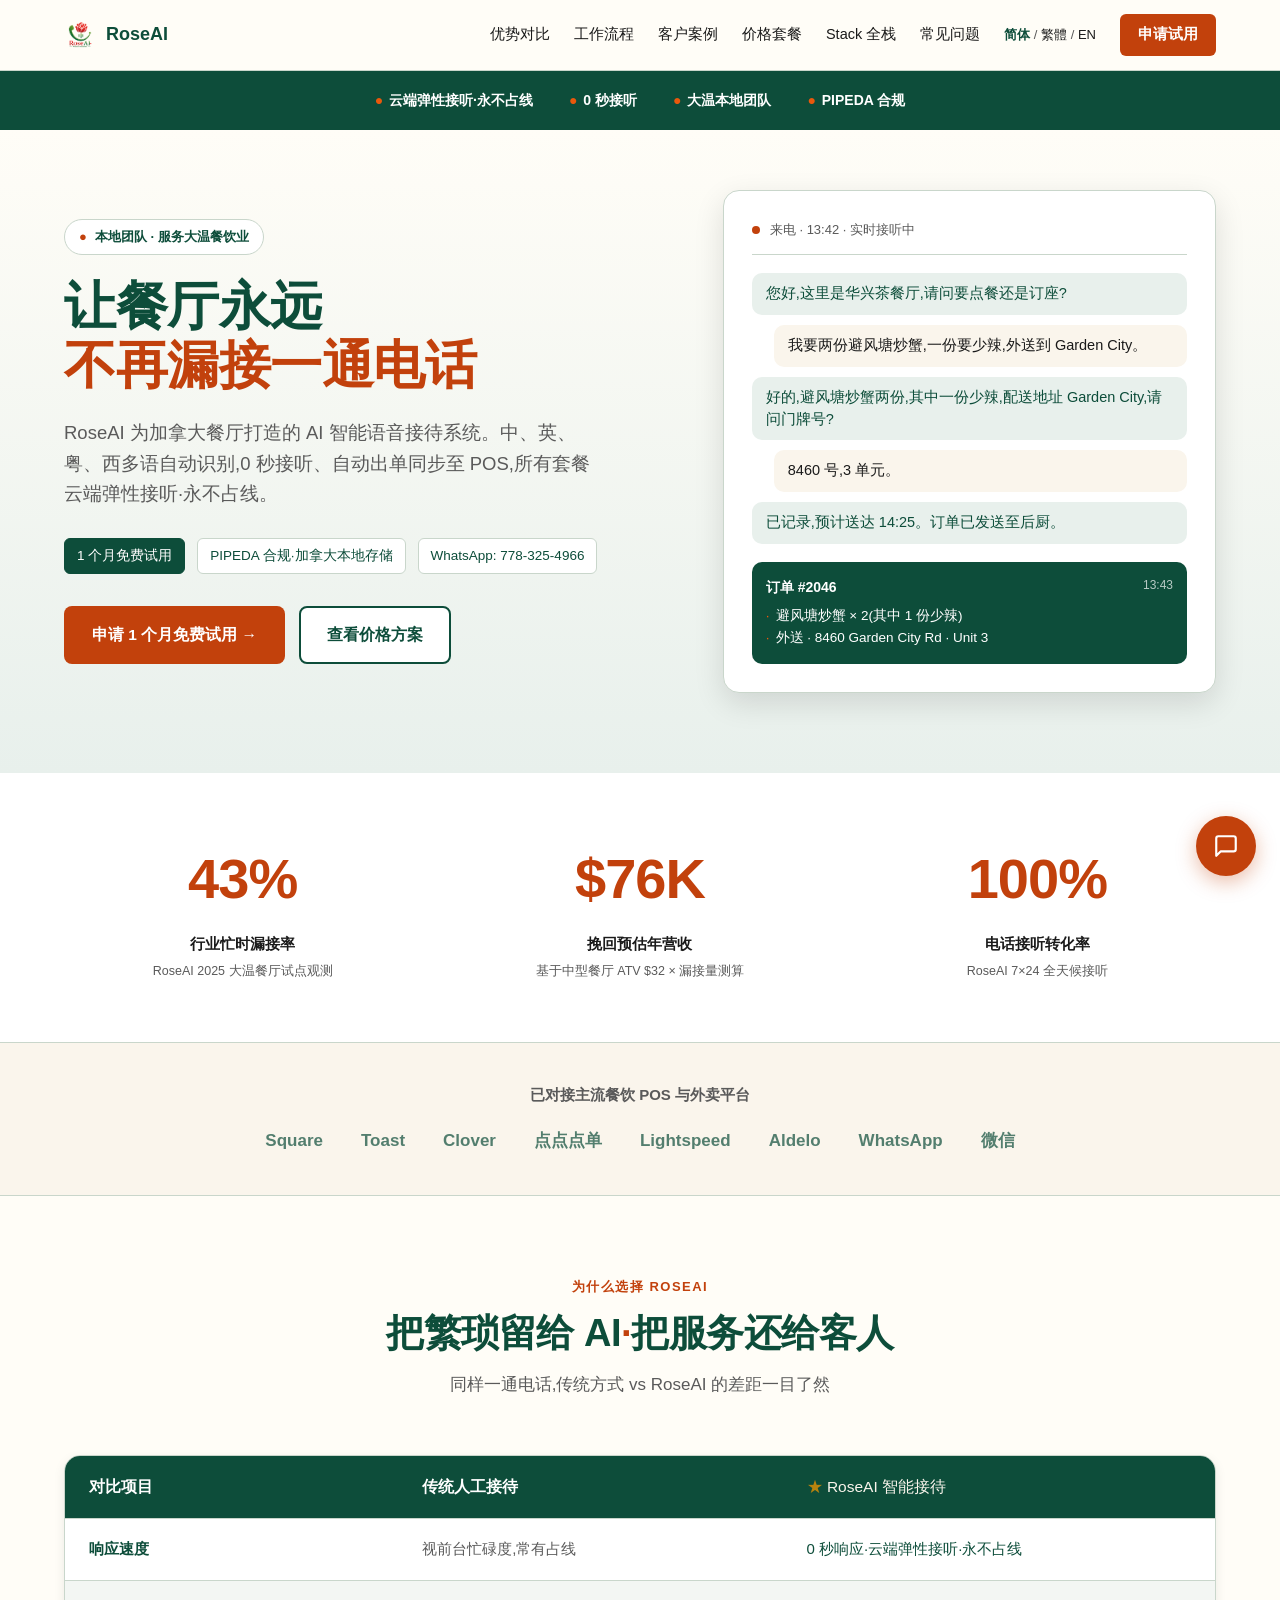
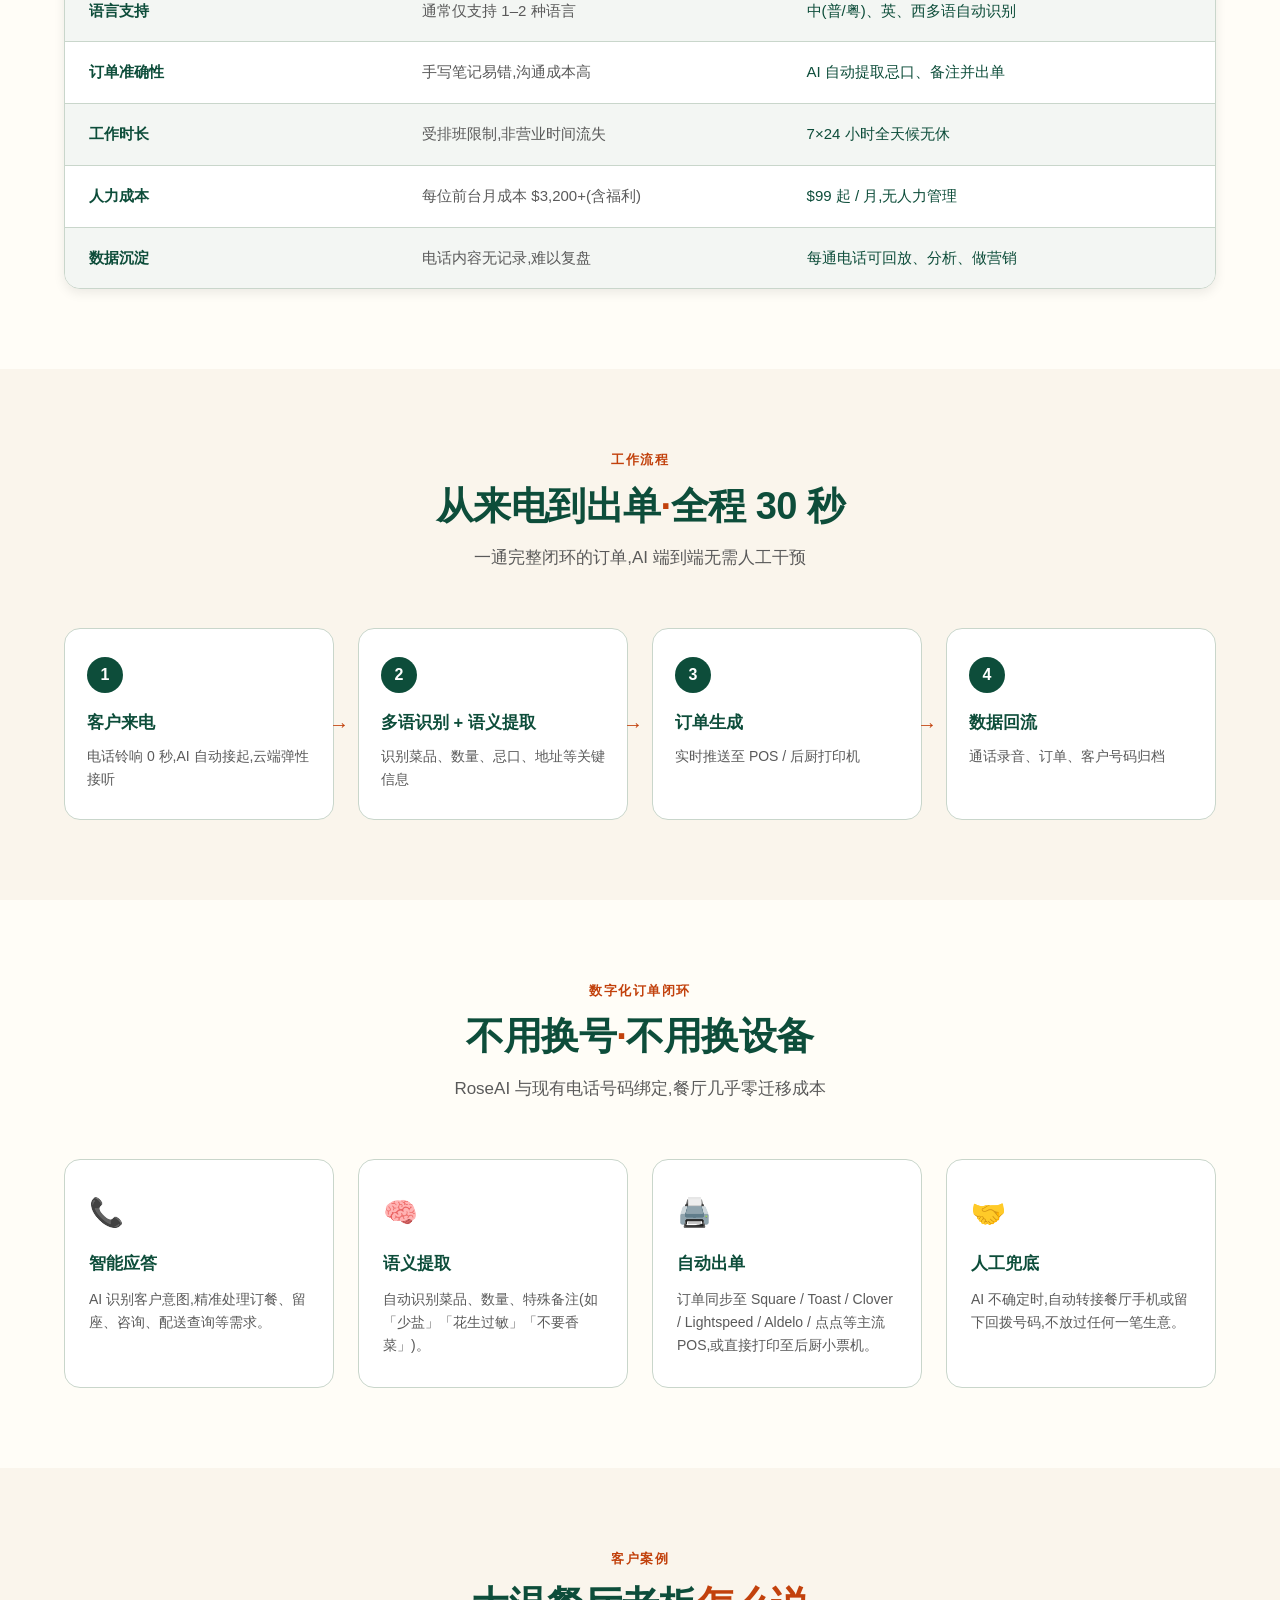
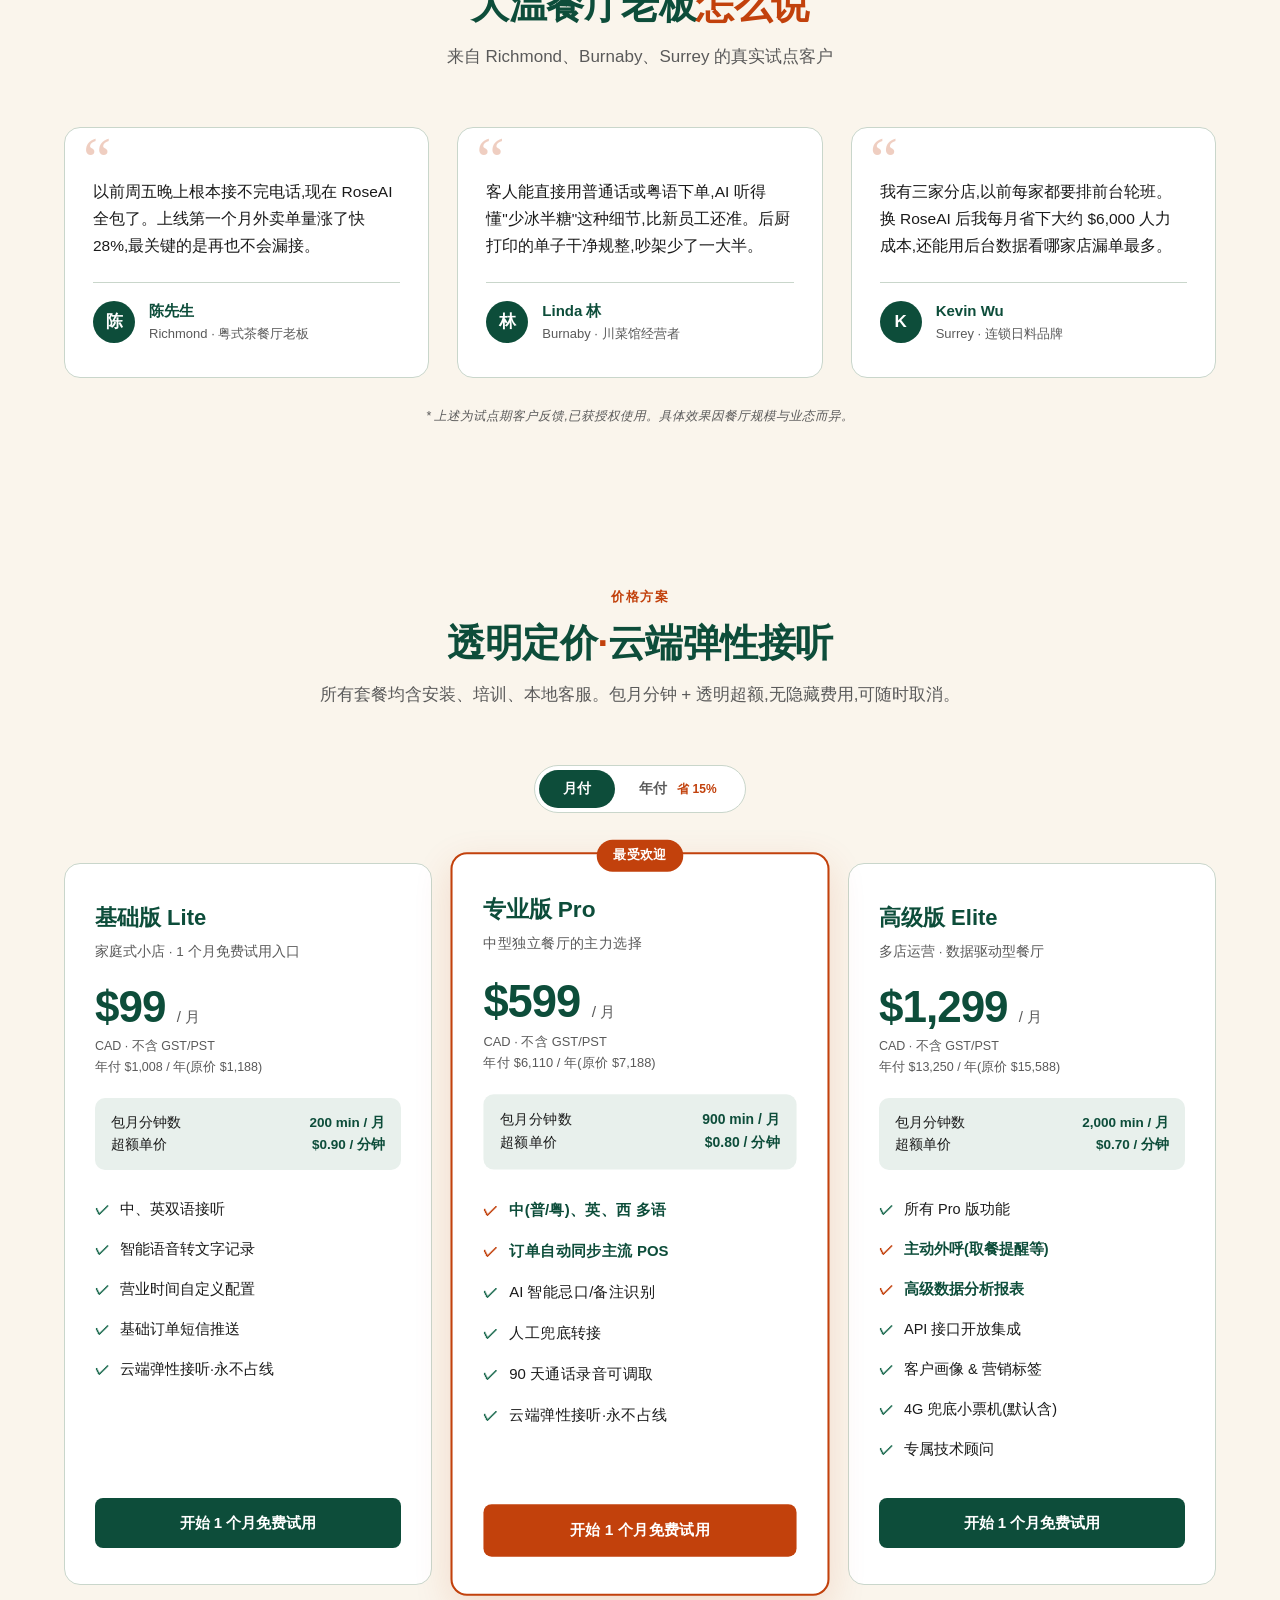
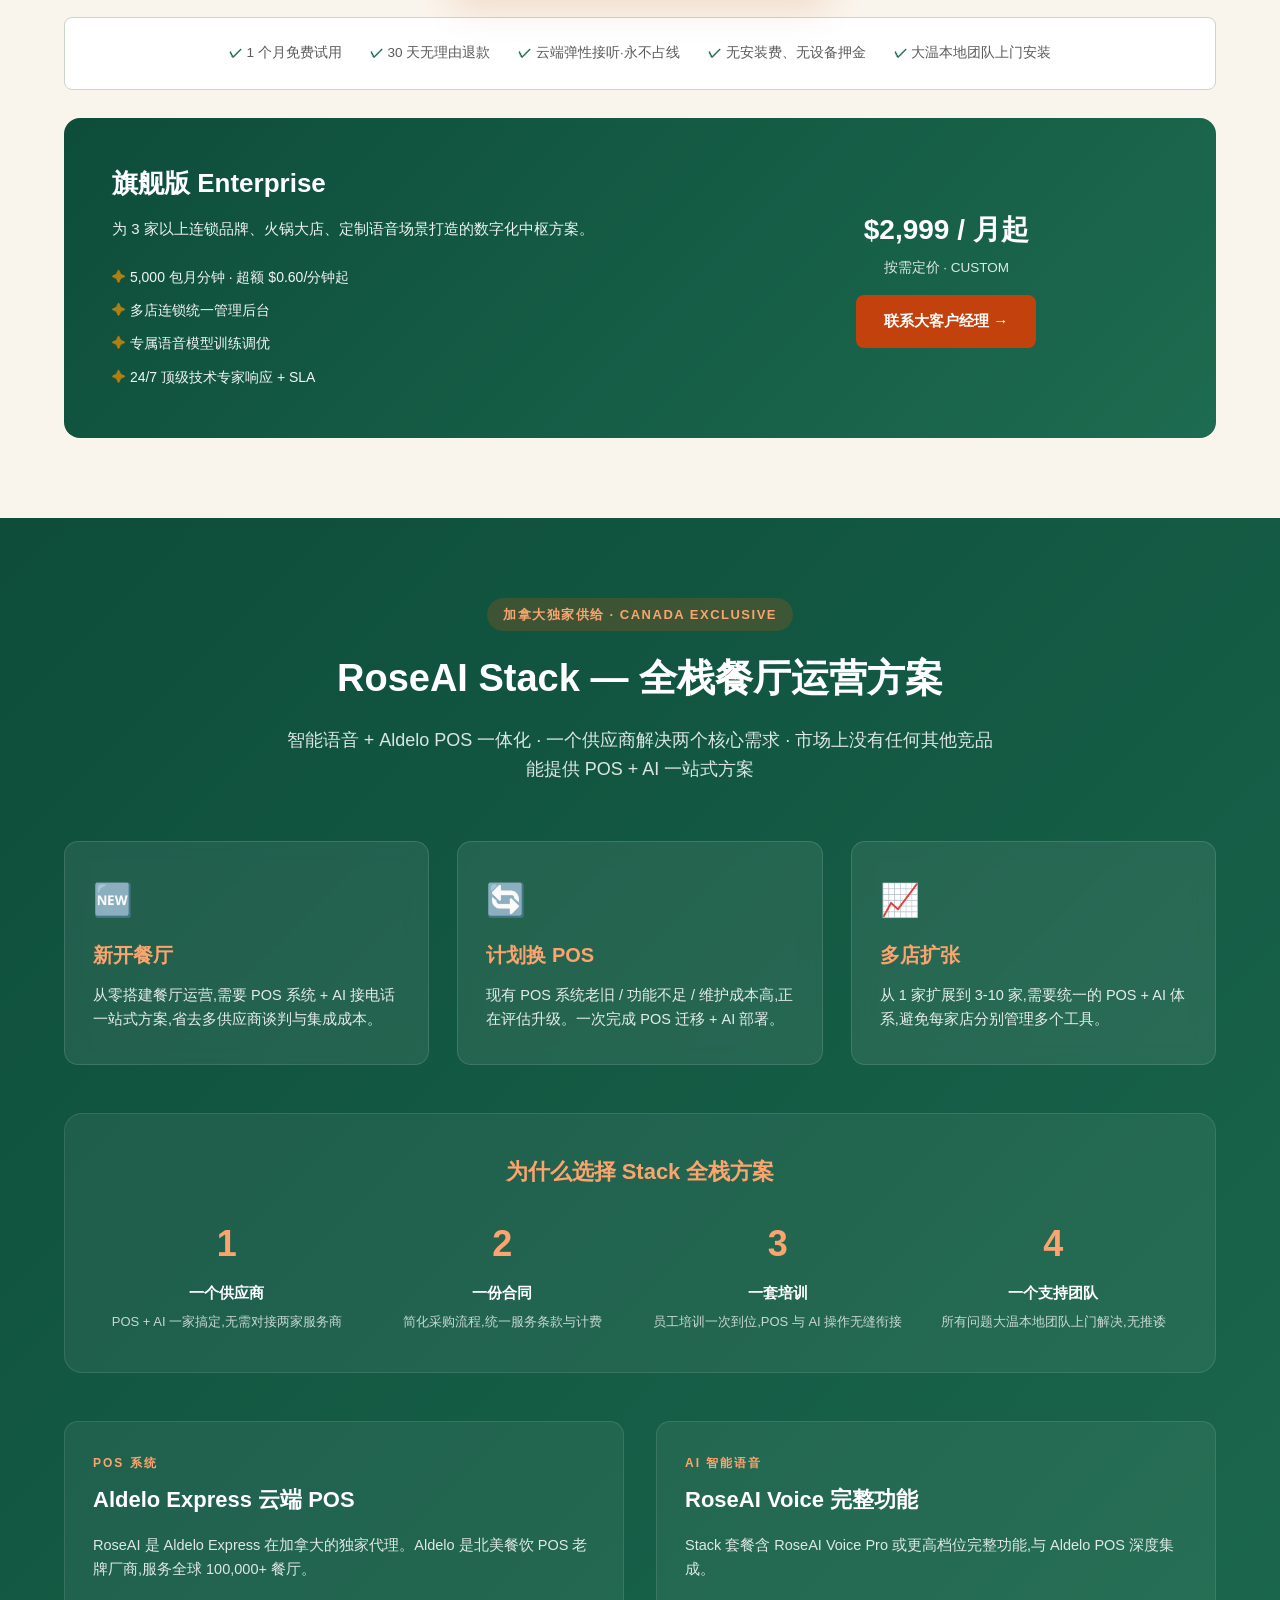
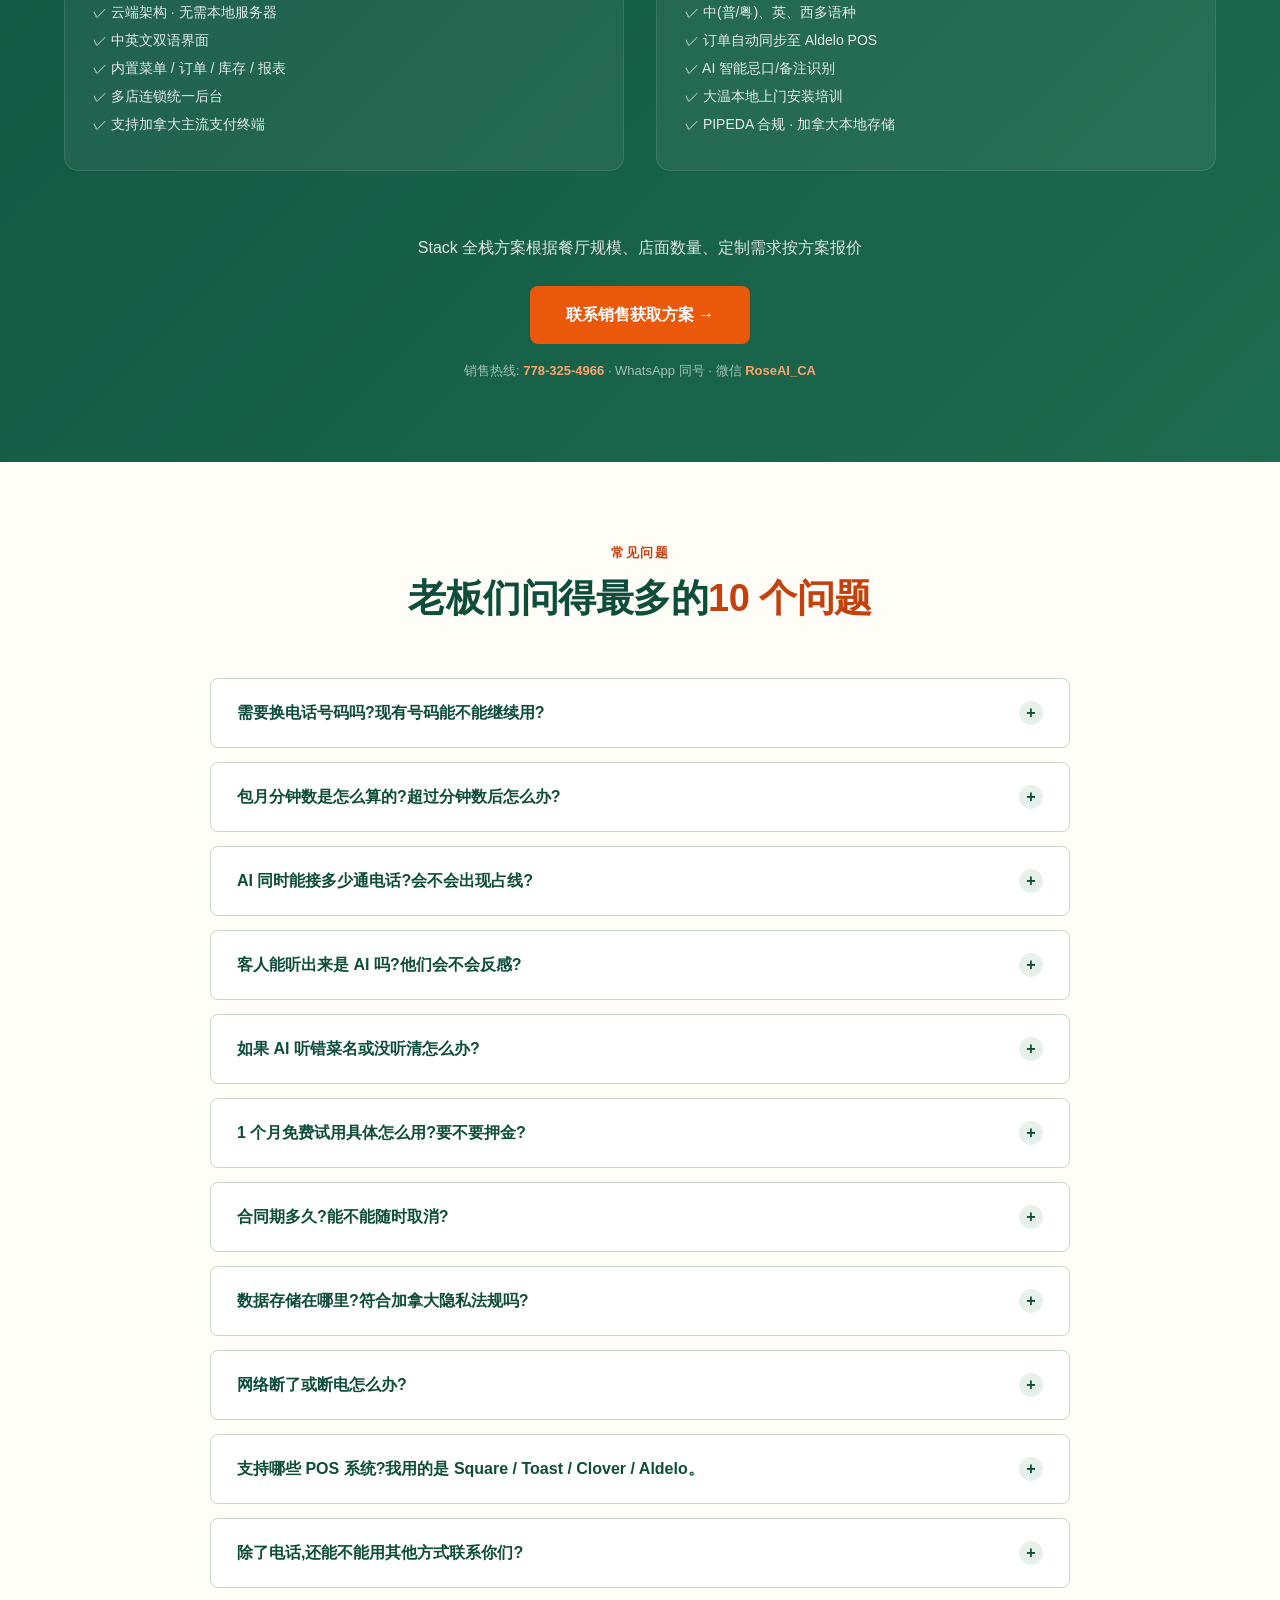
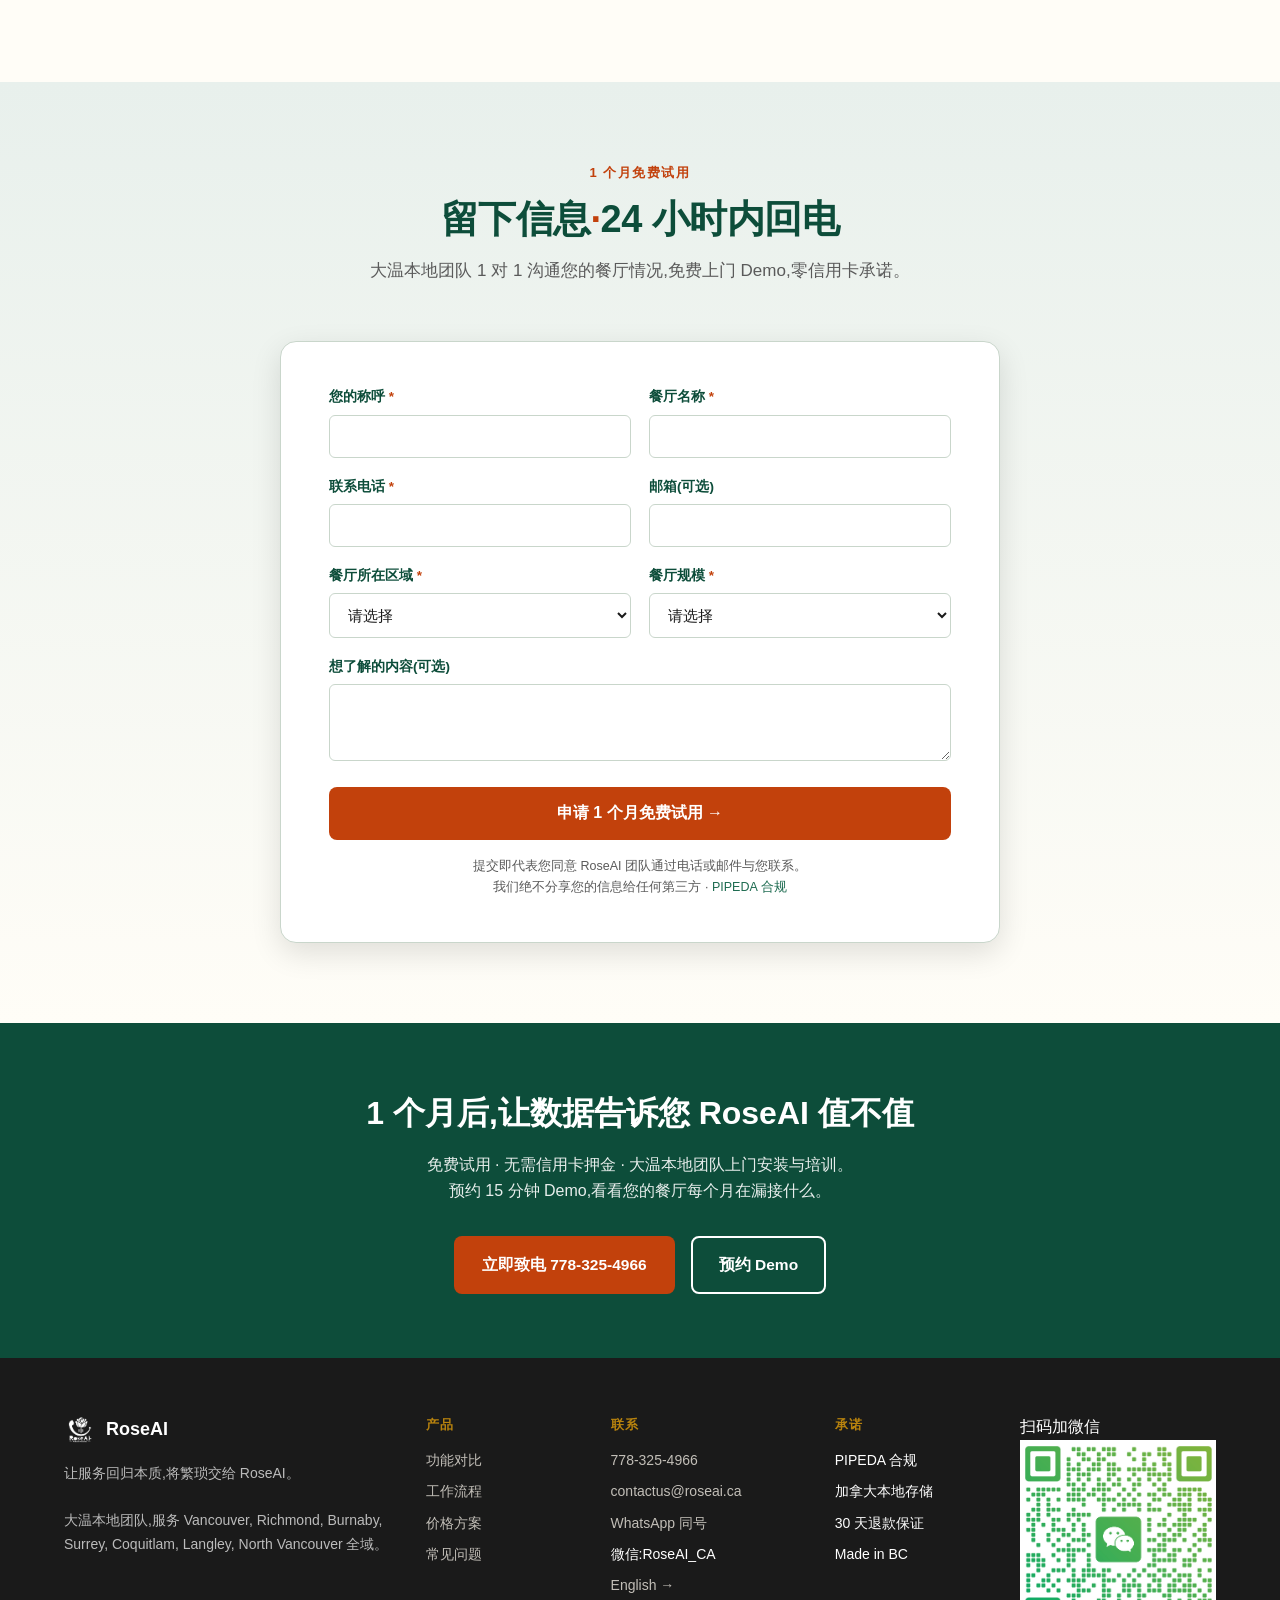
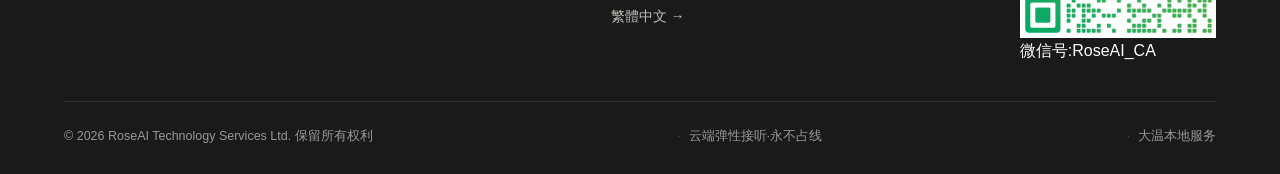
<file: zh/index.html>
<!DOCTYPE html>
<html lang="zh-CN">
<head>
<meta charset="UTF-8">
<meta name="viewport" content="width=device-width, initial-scale=1.0">
<title>RoseAI | 温哥华餐厅 AI 智能语音接待系统 · 云端弹性接听</title>
<meta name="description" content="RoseAI 专为大温餐饮业打造的 AI 智能电话接待系统：中、英、粤、西多语自动识别,0 秒接听、自动出单同步 POS。云端弹性接听·永不占线。1 个月免费试用,数据存储于加拿大本地,符合 PIPEDA 规范。">
<meta property="og:title" content="RoseAI | 温哥华餐厅 AI 智能语音接待系统">
<meta property="og:description" content="0 秒接听、自动出单、多语识别、云端弹性接听·永不占线。1 个月免费试用,本地团队服务。">
<meta property="og:type" content="website">
<meta name="theme-color" content="#0D4D3A">

<link rel="stylesheet" href="/assets/css/chat-widget.css">
<style>
:root {
  --green-dark: #0D4D3A;
  --green: #1D6B50;
  --green-light: #E8F0EC;
  --orange: #C2410C;
  --orange-light: #EA580C;
  --gold: #B8830E;
  --cream: #FFFDF7;
  --cream-tint: #FAF5EC;
  --ink: #1A1A1A;
  --grey: #5A5A5A;
  --grey-light: #C9D6CB;
  --light: #F3F6F3;
  --white: #FFFFFF;
  --shadow-sm: 0 1px 2px rgba(0,0,0,0.05);
  --shadow: 0 4px 12px rgba(0,0,0,0.08);
  --shadow-lg: 0 10px 30px rgba(0,0,0,0.12);
  --radius: 8px;
  --radius-lg: 16px;
}

* { box-sizing: border-box; margin: 0; padding: 0; }
html { scroll-behavior: smooth; }
body {
  font-family: -apple-system, "PingFang SC", "Microsoft YaHei", "Segoe UI", "Helvetica Neue", Arial, sans-serif;
  color: var(--ink);
  background: var(--cream);
  line-height: 1.65;
  font-size: 16px;
  -webkit-font-smoothing: antialiased;
}
img { max-width: 100%; height: auto; display: block; }
a { color: var(--green); text-decoration: none; }
a:hover { color: var(--orange); }
.container { max-width: 1200px; margin: 0 auto; padding: 0 24px; }

/* ---------- NAV ---------- */
.nav {
  position: sticky; top: 0; z-index: 100;
  background: rgba(255,253,247,0.92);
  backdrop-filter: blur(12px);
  border-bottom: 1px solid var(--grey-light);
}
.nav-inner {
  display: flex; align-items: center; justify-content: space-between;
  padding: 14px 24px; max-width: 1200px; margin: 0 auto;
}
.nav-logo { display: flex; align-items: center; gap: 10px; }
.nav-logo img { height: 32px; }
.nav-logo span { font-weight: 700; color: var(--green-dark); font-size: 18px; }
.nav-links { display: flex; gap: 24px; align-items: center; font-size: 14.5px; }
.nav-links a { color: var(--ink); }
.nav-links a:hover { color: var(--orange); }
.nav-lang { color: var(--grey); font-size: 13px; }
.nav-lang a.active { color: var(--green-dark); font-weight: 700; }
.nav-cta {
  background: var(--orange); color: var(--white) !important;
  padding: 9px 18px; border-radius: 6px; font-weight: 600;
  transition: background 0.2s;
}
.nav-cta:hover { background: var(--orange-light); color: var(--white) !important; }
@media (max-width: 880px) { .nav-links { display: none; } }

/* ---------- HERO ---------- */
.hero {
  background: linear-gradient(180deg, var(--cream) 0%, var(--green-light) 100%);
  padding: 60px 0 80px;
  position: relative; overflow: hidden;
}
.hero-grid {
  display: grid; grid-template-columns: 1.1fr 0.9fr; gap: 56px; align-items: center;
}
.hero-badge {
  display: inline-flex; align-items: center; gap: 8px;
  background: var(--white); color: var(--green-dark);
  padding: 6px 14px; border-radius: 50px; font-size: 13px; font-weight: 600;
  border: 1px solid var(--grey-light); margin-bottom: 22px;
}
.hero-badge::before { content: "●"; color: var(--orange); }
.hero h1 {
  font-size: 52px; line-height: 1.15; font-weight: 800;
  color: var(--green-dark); margin-bottom: 22px; letter-spacing: -0.5px;
}
.hero h1 em { font-style: normal; color: var(--orange); }
.hero p.lead {
  font-size: 18.5px; color: var(--grey); margin-bottom: 28px;
  max-width: 540px;
}
.hero-tags {
  display: flex; gap: 12px; flex-wrap: wrap; margin-bottom: 32px; font-size: 13.5px;
}
.hero-tag {
  background: var(--white); color: var(--green-dark);
  padding: 6px 12px; border-radius: 6px; border: 1px solid var(--grey-light);
}
.hero-tag.highlight { background: var(--green-dark); color: var(--white); border-color: var(--green-dark); }
.hero-cta-row { display: flex; gap: 14px; flex-wrap: wrap; }
.btn {
  display: inline-flex; align-items: center; gap: 8px;
  padding: 14px 26px; border-radius: 8px; font-size: 15.5px; font-weight: 600;
  border: 2px solid transparent; transition: all 0.2s; cursor: pointer;
}
.btn-primary {
  background: var(--orange); color: var(--white);
}
.btn-primary:hover { background: var(--orange-light); color: var(--white); transform: translateY(-1px); }
.btn-secondary {
  background: var(--white); color: var(--green-dark);
  border-color: var(--green-dark);
}
.btn-secondary:hover { background: var(--green-dark); color: var(--white); }

/* Hero demo widget */
.demo-card {
  background: var(--white); border-radius: var(--radius-lg);
  padding: 28px; box-shadow: var(--shadow-lg);
  border: 1px solid var(--grey-light);
}
.demo-header {
  display: flex; align-items: center; gap: 10px; font-size: 13px;
  color: var(--grey); margin-bottom: 18px;
  padding-bottom: 14px; border-bottom: 1px solid var(--grey-light);
}
.demo-pulse {
  width: 8px; height: 8px; background: var(--orange);
  border-radius: 50%; animation: pulse 1.6s infinite;
}
@keyframes pulse {
  0%, 100% { opacity: 1; transform: scale(1); }
  50% { opacity: 0.5; transform: scale(1.3); }
}
.demo-msg { padding: 10px 14px; border-radius: 10px; margin-bottom: 10px; font-size: 14.5px; line-height: 1.5; }
.demo-msg.ai { background: var(--green-light); color: var(--green-dark); }
.demo-msg.user { background: var(--cream-tint); color: var(--ink); margin-left: 22px; }
.demo-order {
  margin-top: 18px; padding: 14px; background: var(--green-dark); color: var(--white);
  border-radius: 10px; font-size: 13.5px;
}
.demo-order strong { display: block; margin-bottom: 6px; font-size: 14px; }
.demo-order ul { list-style: none; }
.demo-order li::before { content: "·"; margin-right: 6px; color: var(--orange-light); }
.demo-order .order-id { float: right; opacity: 0.7; font-weight: 400; font-size: 12px; }

@media (max-width: 880px) {
  .hero { padding: 36px 0 50px; }
  .hero-grid { grid-template-columns: 1fr; gap: 36px; }
  .hero h1 { font-size: 36px; }
  .hero p.lead { font-size: 16px; }
}

/* ---------- STATS ---------- */
.stats {
  background: var(--white); padding: 60px 0;
  border-bottom: 1px solid var(--grey-light);
}
.stats-grid {
  display: grid; grid-template-columns: repeat(3, 1fr); gap: 40px;
}
.stat { text-align: center; }
.stat-num {
  font-size: 56px; font-weight: 800; color: var(--orange);
  margin-bottom: 8px; letter-spacing: -1px;
}
.stat-label { font-size: 14.5px; color: var(--ink); font-weight: 600; margin-bottom: 4px; }
.stat-sub { font-size: 12.5px; color: var(--grey); }
@media (max-width: 720px) {
  .stats-grid { grid-template-columns: 1fr; gap: 30px; }
  .stat-num { font-size: 44px; }
}

/* ---------- POS LOGOS ---------- */
.pos-strip {
  padding: 40px 0; background: var(--cream-tint); border-bottom: 1px solid var(--grey-light);
  text-align: center;
}
.pos-strip h3 { font-size: 15px; color: var(--grey); font-weight: 600; margin-bottom: 20px; }
.pos-logos {
  display: flex; gap: 38px; justify-content: center; flex-wrap: wrap;
  font-size: 17px; font-weight: 700; color: var(--green-dark); opacity: 0.7;
}

/* ---------- SECTION GENERIC ---------- */
.section { padding: 80px 0; }
.section-head { text-align: center; max-width: 720px; margin: 0 auto 56px; }
.section-eyebrow {
  font-size: 13px; color: var(--orange); font-weight: 700;
  letter-spacing: 1.5px; text-transform: uppercase; margin-bottom: 12px;
}
.section-title {
  font-size: 38px; font-weight: 800; color: var(--green-dark);
  line-height: 1.25; letter-spacing: -0.5px;
}
.section-title em { font-style: normal; color: var(--orange); }
.section-sub { font-size: 17px; color: var(--grey); margin-top: 14px; }
@media (max-width: 720px) {
  .section { padding: 56px 0; }
  .section-title { font-size: 28px; }
  .section-sub { font-size: 15px; }
}

/* ---------- COMPARISON ---------- */
.compare-table {
  background: var(--white); border-radius: var(--radius-lg);
  overflow: hidden; box-shadow: var(--shadow); border: 1px solid var(--grey-light);
}
.compare-row {
  display: grid; grid-template-columns: 1.3fr 1.5fr 1.5fr;
  padding: 18px 24px; border-bottom: 1px solid var(--grey-light);
  align-items: center; font-size: 15px;
}
.compare-row:last-child { border-bottom: none; }
.compare-row.head {
  background: var(--green-dark); color: var(--white); font-weight: 700; font-size: 15.5px;
}
.compare-row.head .compare-rose { color: var(--cream-tint); }
.compare-row.head .compare-rose::before { content: "★ "; color: var(--gold); }
.compare-row.alt { background: var(--light); }
.compare-key { font-weight: 600; color: var(--green-dark); }
.compare-traditional { color: var(--grey); }
.compare-rose { color: var(--green-dark); font-weight: 500; }
@media (max-width: 720px) {
  .compare-row { grid-template-columns: 1fr; gap: 8px; padding: 16px 18px; }
  .compare-row.head { display: none; }
  .compare-key::after { content: ""; }
  .compare-key { font-size: 13px; color: var(--orange); margin-bottom: 4px; }
  .compare-traditional::before { content: "传统: "; font-weight: 600; color: var(--grey); }
  .compare-rose::before { content: "RoseAI: "; font-weight: 600; color: var(--green-dark); }
}

/* ---------- WORKFLOW ---------- */
.workflow-grid {
  display: grid; grid-template-columns: repeat(4, 1fr); gap: 24px;
}
.flow-step {
  background: var(--white); padding: 28px 22px; border-radius: var(--radius-lg);
  border: 1px solid var(--grey-light); position: relative;
}
.flow-step-num {
  display: inline-flex; align-items: center; justify-content: center;
  width: 36px; height: 36px; background: var(--green-dark); color: var(--white);
  border-radius: 50%; font-weight: 700; margin-bottom: 16px;
}
.flow-step h4 { font-size: 16.5px; color: var(--green-dark); margin-bottom: 8px; }
.flow-step p { font-size: 14px; color: var(--grey); }
.flow-arrow {
  position: absolute; top: 50%; right: -16px; transform: translateY(-50%);
  font-size: 20px; color: var(--orange); font-weight: 700;
}
.flow-step:last-child .flow-arrow { display: none; }
@media (max-width: 880px) {
  .workflow-grid { grid-template-columns: repeat(2, 1fr); }
  .flow-arrow { display: none; }
}
@media (max-width: 480px) { .workflow-grid { grid-template-columns: 1fr; } }

/* ---------- FLOW CARDS (4 features) ---------- */
.feature-cards {
  display: grid; grid-template-columns: repeat(4, 1fr); gap: 24px;
}
.feature-card {
  background: var(--white); padding: 30px 24px; border-radius: var(--radius-lg);
  border: 1px solid var(--grey-light); transition: transform 0.2s, box-shadow 0.2s;
}
.feature-card:hover { transform: translateY(-4px); box-shadow: var(--shadow); }
.feature-icon {
  font-size: 28px; margin-bottom: 14px;
}
.feature-card h4 { font-size: 17px; color: var(--green-dark); margin-bottom: 10px; }
.feature-card p { font-size: 14px; color: var(--grey); line-height: 1.65; }
@media (max-width: 880px) { .feature-cards { grid-template-columns: repeat(2, 1fr); } }
@media (max-width: 480px) { .feature-cards { grid-template-columns: 1fr; } }

/* ---------- TESTIMONIALS ---------- */
.testimonials-grid {
  display: grid; grid-template-columns: repeat(3, 1fr); gap: 28px;
}
.testimonial {
  background: var(--white); padding: 32px 28px; border-radius: var(--radius-lg);
  border: 1px solid var(--grey-light); position: relative;
}
.testimonial::before {
  content: "“"; position: absolute; top: 0; left: 18px; font-size: 64px;
  color: var(--orange); opacity: 0.25; font-family: Georgia, serif; line-height: 1;
}
.testimonial-text {
  font-size: 15.5px; color: var(--ink); line-height: 1.75;
  margin: 18px 0 22px; position: relative; z-index: 1;
}
.testimonial-author {
  display: flex; align-items: center; gap: 14px; padding-top: 16px;
  border-top: 1px solid var(--grey-light);
}
.testimonial-avatar {
  width: 42px; height: 42px; border-radius: 50%;
  background: var(--green-dark); color: var(--white);
  display: flex; align-items: center; justify-content: center;
  font-weight: 700; font-size: 17px;
}
.testimonial-name { font-weight: 700; color: var(--green-dark); font-size: 15px; }
.testimonial-role { font-size: 13px; color: var(--grey); }
.testimonial-disclaimer {
  text-align: center; font-size: 12.5px; color: var(--grey);
  margin-top: 28px; font-style: italic;
}
@media (max-width: 880px) { .testimonials-grid { grid-template-columns: 1fr; } }

/* ---------- PRICING ---------- */
.pricing { background: var(--cream-tint); }
.pricing-toggle {
  display: inline-flex; background: var(--white); border-radius: 50px;
  padding: 4px; margin: 0 auto 50px; border: 1px solid var(--grey-light);
  position: relative;
}
.pricing-toggle-wrap { text-align: center; }
.toggle-btn {
  padding: 10px 24px; border-radius: 50px; font-weight: 600; font-size: 14px;
  cursor: pointer; background: transparent; border: none; color: var(--grey);
  transition: all 0.2s;
}
.toggle-btn.active { background: var(--green-dark); color: var(--white); }
.toggle-save { font-size: 12px; color: var(--orange); margin-left: 6px; font-weight: 700; }
.toggle-btn.active .toggle-save { color: var(--cream-tint); }

.pricing-grid {
  display: grid; grid-template-columns: repeat(3, 1fr); gap: 24px; margin-bottom: 32px;
}
.price-card {
  background: var(--white); border-radius: var(--radius-lg); padding: 36px 30px;
  border: 1px solid var(--grey-light); position: relative; display: flex; flex-direction: column;
}
.price-card.featured {
  border: 2px solid var(--orange); transform: scale(1.03); z-index: 1;
  box-shadow: 0 12px 36px rgba(194, 65, 12, 0.15);
}
.price-badge {
  position: absolute; top: -14px; left: 50%; transform: translateX(-50%);
  background: var(--orange); color: var(--white); padding: 5px 16px;
  border-radius: 20px; font-size: 12.5px; font-weight: 700;
}
.price-name { font-size: 22px; color: var(--green-dark); font-weight: 800; margin-bottom: 4px; }
.price-tag-line { font-size: 13.5px; color: var(--grey); margin-bottom: 22px; }
.price-amount {
  font-size: 44px; font-weight: 800; color: var(--green-dark);
  letter-spacing: -1px; line-height: 1;
}
.price-amount-monthly { display: inline; }
.price-amount-yearly { display: none; }
.pricing.yearly .price-amount-monthly { display: none; }
.pricing.yearly .price-amount-yearly { display: inline; }
.price-period { font-size: 15px; color: var(--grey); font-weight: 500; }
.price-detail { font-size: 12.5px; color: var(--grey); margin-top: 6px; min-height: 36px; }
.price-yearly { color: var(--orange); font-weight: 600; }

.price-meta {
  margin: 20px 0; padding: 14px 16px; background: var(--green-light); border-radius: 10px;
  font-size: 13.5px; line-height: 1.65;
}
.price-meta-line { display: flex; justify-content: space-between; }
.price-meta-line strong { color: var(--green-dark); }

.price-features {
  list-style: none; margin: 0 0 28px 0; flex: 1;
}
.price-features li {
  padding: 8px 0; font-size: 14.5px; color: var(--ink);
  display: flex; gap: 10px; align-items: flex-start;
}
.price-features li::before {
  content: "✓"; color: var(--green); font-weight: 700; flex-shrink: 0;
}
.price-features li.feat-highlight { color: var(--green-dark); font-weight: 600; }
.price-features li.feat-highlight::before { color: var(--orange); }

.price-cta {
  display: block; padding: 13px; text-align: center; border-radius: 8px;
  font-weight: 700; font-size: 15px; transition: all 0.2s;
  background: var(--green-dark); color: var(--white);
}
.price-cta:hover { background: var(--green); color: var(--white); }
.price-card.featured .price-cta { background: var(--orange); }
.price-card.featured .price-cta:hover { background: var(--orange-light); color: var(--white); }

.pricing-guarantees {
  display: flex; gap: 28px; justify-content: center; flex-wrap: wrap;
  padding: 24px; background: var(--white); border-radius: var(--radius);
  border: 1px solid var(--grey-light); font-size: 13.5px; color: var(--grey);
}
.pricing-guarantees span::before { content: "✓ "; color: var(--green); font-weight: 700; }

.enterprise-card {
  background: linear-gradient(135deg, var(--green-dark) 0%, var(--green) 100%);
  color: var(--white); border-radius: var(--radius-lg); padding: 44px 48px; margin-top: 28px;
  display: grid; grid-template-columns: 1.3fr 1fr; gap: 36px; align-items: center;
}
.enterprise-card h3 { font-size: 26px; margin-bottom: 12px; }
.enterprise-card p { font-size: 15px; opacity: 0.92; margin-bottom: 20px; }
.enterprise-features { list-style: none; }
.enterprise-features li { padding: 5px 0; font-size: 14px; opacity: 0.95; }
.enterprise-features li::before { content: "✦ "; color: var(--gold); }
.enterprise-cta {
  background: var(--orange); color: var(--white) !important;
  padding: 14px 28px; border-radius: 8px; font-weight: 700; font-size: 15px;
  display: inline-block; margin-top: 16px;
}
.enterprise-cta:hover { background: var(--orange-light); color: var(--white) !important; }
.enterprise-price { text-align: center; }
.enterprise-price-big {
  font-size: 28px; font-weight: 800; margin-bottom: 4px;
}
.enterprise-price-small { font-size: 13.5px; opacity: 0.85; }

@media (max-width: 880px) {
  .pricing-grid { grid-template-columns: 1fr; gap: 28px; }
  .price-card.featured { transform: none; }
  .enterprise-card { grid-template-columns: 1fr; padding: 32px 28px; text-align: center; }
}

/* ---------- FAQ ---------- */
.faq-list { max-width: 860px; margin: 0 auto; }
.faq-item {
  background: var(--white); border-radius: var(--radius); margin-bottom: 14px;
  border: 1px solid var(--grey-light); overflow: hidden;
}
.faq-question {
  width: 100%; padding: 22px 26px; text-align: left; cursor: pointer;
  background: none; border: none; font-size: 16px; font-weight: 600;
  color: var(--green-dark); display: flex; justify-content: space-between; align-items: center;
  font-family: inherit;
}
.faq-toggle {
  width: 24px; height: 24px; border-radius: 50%; background: var(--green-light);
  color: var(--green-dark); display: flex; align-items: center; justify-content: center;
  font-weight: 700; transition: transform 0.2s; flex-shrink: 0; margin-left: 14px;
}
.faq-item.open .faq-toggle { transform: rotate(45deg); background: var(--orange); color: var(--white); }
.faq-answer {
  display: none; padding: 0 26px 22px;
  font-size: 14.5px; line-height: 1.75; color: var(--ink);
}
.faq-item.open .faq-answer { display: block; }
.faq-answer strong { color: var(--green-dark); }

/* ---------- FORM ---------- */
.form-section { background: linear-gradient(180deg, var(--green-light) 0%, var(--cream) 100%); }
.form-card {
  max-width: 720px; margin: 0 auto;
  background: var(--white); padding: 44px 48px; border-radius: var(--radius-lg);
  box-shadow: var(--shadow-lg); border: 1px solid var(--grey-light);
}
.form-row { display: grid; grid-template-columns: 1fr 1fr; gap: 18px; margin-bottom: 18px; }
.form-field { display: flex; flex-direction: column; }
.form-field.full { grid-column: 1 / -1; }
.form-field label {
  font-size: 13.5px; color: var(--green-dark); font-weight: 600;
  margin-bottom: 6px;
}
.form-field label .req { color: var(--orange); }
.form-field input, .form-field select, .form-field textarea {
  padding: 12px 14px; border: 1px solid var(--grey-light); border-radius: 6px;
  font-size: 15px; font-family: inherit; color: var(--ink);
  background: var(--white); transition: border-color 0.2s;
}
.form-field input:focus, .form-field select:focus, .form-field textarea:focus {
  outline: none; border-color: var(--green-dark);
}
.form-submit {
  width: 100%; padding: 16px; background: var(--orange); color: var(--white);
  border: none; border-radius: 8px; font-size: 16px; font-weight: 700;
  cursor: pointer; transition: background 0.2s; margin-top: 8px;
}
.form-submit:hover { background: var(--orange-light); }
.form-disclaimer {
  font-size: 12.5px; color: var(--grey); margin-top: 16px; text-align: center;
}
@media (max-width: 720px) { .form-row { grid-template-columns: 1fr; } .form-card { padding: 30px 22px; } }

/* ---------- BOTTOM CTA ---------- */
.cta-band {
  background: var(--green-dark); color: var(--white); padding: 64px 0; text-align: center;
}
.cta-band h2 { font-size: 32px; margin-bottom: 12px; font-weight: 800; }
.cta-band p { font-size: 16px; opacity: 0.9; margin-bottom: 32px; max-width: 640px; margin-left: auto; margin-right: auto; }
.cta-band-buttons { display: flex; gap: 16px; justify-content: center; flex-wrap: wrap; }
.cta-band .btn-secondary {
  background: transparent; color: var(--white); border-color: var(--white);
}
.cta-band .btn-secondary:hover { background: var(--white); color: var(--green-dark); }

/* ---------- FOOTER ---------- */
.footer {
  background: var(--ink); color: var(--white); padding: 56px 0 28px;
}
.footer-grid {
  display: grid; grid-template-columns: 1.7fr 0.8fr 1fr 0.8fr 1fr; gap: 28px; margin-bottom: 36px;
}
.footer-brand { color: var(--white); }
.footer-logo { display: flex; align-items: center; gap: 10px; margin-bottom: 16px; }
.footer-logo img { height: 32px; filter: brightness(0) invert(1); }
.footer-logo span { font-weight: 700; font-size: 18px; }
.footer-tagline { font-size: 14px; opacity: 0.7; line-height: 1.7; }
.footer-col h5 {
  font-size: 13px; text-transform: uppercase; letter-spacing: 1px;
  color: var(--gold); margin-bottom: 14px; font-weight: 700;
}
.footer-col ul { list-style: none; }
.footer-col li { margin-bottom: 8px; font-size: 14px; }
.footer-col a { color: var(--cream-tint); opacity: 0.75; }
.footer-col a:hover { opacity: 1; color: var(--orange-light); }
.footer-bottom {
  padding-top: 24px; border-top: 1px solid rgba(255,255,255,0.1);
  display: flex; justify-content: space-between; align-items: center;
  font-size: 12.5px; color: rgba(255,255,255,0.55); flex-wrap: wrap; gap: 12px;
}
.footer-bottom span::before { content: "·"; margin: 0 8px; opacity: 0.4; }
.footer-bottom span:first-child::before { content: ""; margin: 0; }
@media (max-width: 880px) { .footer-grid { grid-template-columns: 1fr 1fr; } .footer-wechat { align-items: flex-start; } }

/* Promise strip (Cloud elastic answering banner) */
.promise-strip {
  background: var(--green-dark); color: var(--white); padding: 18px 0; text-align: center;
}
.promise-strip-inner {
  display: flex; gap: 36px; justify-content: center; flex-wrap: wrap;
  font-size: 14px; font-weight: 600;
}
.promise-strip-inner span::before { content: "● "; color: var(--orange-light); margin-right: 2px; }
</style>
</head>
<body>

<!-- ============ NAV ============ -->
<nav class="nav">
  <div class="nav-inner">
    <a href="#" class="nav-logo">
      <img src="/assets/logo.png" alt="RoseAI">
      <span>RoseAI</span>
    </a>
    <div class="nav-links">
      <a href="#features">优势对比</a>
      <a href="#workflow">工作流程</a>
      <a href="#testimonials">客户案例</a>
      <a href="#pricing">价格套餐</a>
      <a href="#stack">Stack 全栈</a>
      <a href="#faq">常见问题</a>
      <span class="nav-lang"><a class="active" href="/zh/">简体</a> / <a href="/zh-hant/">繁體</a> / <a href="/en/">EN</a></span>
      <a href="#trial-form" class="nav-cta">申请试用</a>
    </div>
  </div>
</nav>

<!-- ============ PROMISE STRIP ============ -->
<div class="promise-strip">
  <div class="container promise-strip-inner">
    <span>云端弹性接听·永不占线</span>
    <span>0 秒接听</span>
    <span>大温本地团队</span>
    <span>PIPEDA 合规</span>
  </div>
</div>

<!-- ============ HERO ============ -->
<header class="hero">
  <div class="container hero-grid">
    <div class="hero-text">
      <div class="hero-badge">本地团队 · 服务大温餐饮业</div>
      <h1>让餐厅永远<br><em>不再漏接一通电话</em></h1>
      <p class="lead">RoseAI 为加拿大餐厅打造的 AI 智能语音接待系统。中、英、粤、西多语自动识别,0 秒接听、自动出单同步至 POS,所有套餐云端弹性接听·永不占线。</p>
      <div class="hero-tags">
        <span class="hero-tag highlight">1 个月免费试用</span>
        <span class="hero-tag">PIPEDA 合规·加拿大本地存储</span>
        <span class="hero-tag">WhatsApp: 778-325-4966</span>
      </div>
      <div class="hero-cta-row">
        <a href="#trial-form" class="btn btn-primary">申请 1 个月免费试用 →</a>
        <a href="#pricing" class="btn btn-secondary">查看价格方案</a>
      </div>
    </div>

    <!-- Live call demo card -->
    <div class="demo-card">
      <div class="demo-header">
        <span class="demo-pulse"></span>
        来电 · 13:42 · 实时接听中
      </div>
      <div class="demo-msg ai">您好,这里是华兴茶餐厅,请问要点餐还是订座?</div>
      <div class="demo-msg user">我要两份避风塘炒蟹,一份要少辣,外送到 Garden City。</div>
      <div class="demo-msg ai">好的,避风塘炒蟹两份,其中一份少辣,配送地址 Garden City,请问门牌号?</div>
      <div class="demo-msg user">8460 号,3 单元。</div>
      <div class="demo-msg ai">已记录,预计送达 14:25。订单已发送至后厨。</div>
      <div class="demo-order">
        <strong>订单 #2046 <span class="order-id">13:43</span></strong>
        <ul>
          <li>避风塘炒蟹 × 2(其中 1 份少辣)</li>
          <li>外送 · 8460 Garden City Rd · Unit 3</li>
        </ul>
      </div>
    </div>
  </div>
</header>

<!-- ============ STATS ============ -->
<section class="stats">
  <div class="container stats-grid">
    <div class="stat">
      <div class="stat-num">43%</div>
      <div class="stat-label">行业忙时漏接率</div>
      <div class="stat-sub">RoseAI 2025 大温餐厅试点观测</div>
    </div>
    <div class="stat">
      <div class="stat-num">$76K</div>
      <div class="stat-label">挽回预估年营收</div>
      <div class="stat-sub">基于中型餐厅 ATV $32 × 漏接量测算</div>
    </div>
    <div class="stat">
      <div class="stat-num">100%</div>
      <div class="stat-label">电话接听转化率</div>
      <div class="stat-sub">RoseAI 7×24 全天候接听</div>
    </div>
  </div>
</section>

<!-- ============ POS LOGOS ============ -->
<section class="pos-strip">
  <div class="container">
    <h3>已对接主流餐饮 POS 与外卖平台</h3>
    <div class="pos-logos">
      <span>Square</span>
      <span>Toast</span>
      <span>Clover</span>
      <span>点点点单</span>
      <span>Lightspeed</span>
      <span>Aldelo</span>
      <span>WhatsApp</span>
      <span>微信</span>
    </div>
  </div>
</section>

<!-- ============ FEATURES (COMPARE) ============ -->
<section class="section" id="features">
  <div class="container">
    <div class="section-head">
      <div class="section-eyebrow">为什么选择 RoseAI</div>
      <h2 class="section-title">把繁琐留给 AI<em>·</em>把服务还给客人</h2>
      <p class="section-sub">同样一通电话,传统方式 vs RoseAI 的差距一目了然</p>
    </div>

    <div class="compare-table">
      <div class="compare-row head">
        <div>对比项目</div>
        <div>传统人工接待</div>
        <div class="compare-rose">RoseAI 智能接待</div>
      </div>
      <div class="compare-row">
        <div class="compare-key">响应速度</div>
        <div class="compare-traditional">视前台忙碌度,常有占线</div>
        <div class="compare-rose">0 秒响应·云端弹性接听·永不占线</div>
      </div>
      <div class="compare-row alt">
        <div class="compare-key">语言支持</div>
        <div class="compare-traditional">通常仅支持 1–2 种语言</div>
        <div class="compare-rose">中(普/粤)、英、西多语自动识别</div>
      </div>
      <div class="compare-row">
        <div class="compare-key">订单准确性</div>
        <div class="compare-traditional">手写笔记易错,沟通成本高</div>
        <div class="compare-rose">AI 自动提取忌口、备注并出单</div>
      </div>
      <div class="compare-row alt">
        <div class="compare-key">工作时长</div>
        <div class="compare-traditional">受排班限制,非营业时间流失</div>
        <div class="compare-rose">7×24 小时全天候无休</div>
      </div>
      <div class="compare-row">
        <div class="compare-key">人力成本</div>
        <div class="compare-traditional">每位前台月成本 $3,200+(含福利)</div>
        <div class="compare-rose">$99 起 / 月,无人力管理</div>
      </div>
      <div class="compare-row alt">
        <div class="compare-key">数据沉淀</div>
        <div class="compare-traditional">电话内容无记录,难以复盘</div>
        <div class="compare-rose">每通电话可回放、分析、做营销</div>
      </div>
    </div>
  </div>
</section>

<!-- ============ WORKFLOW ============ -->
<section class="section" id="workflow" style="background:var(--cream-tint);">
  <div class="container">
    <div class="section-head">
      <div class="section-eyebrow">工作流程</div>
      <h2 class="section-title">从来电到出单<em>·</em>全程 30 秒</h2>
      <p class="section-sub">一通完整闭环的订单,AI 端到端无需人工干预</p>
    </div>

    <div class="workflow-grid">
      <div class="flow-step">
        <div class="flow-step-num">1</div>
        <h4>客户来电</h4>
        <p>电话铃响 0 秒,AI 自动接起,云端弹性接听</p>
        <span class="flow-arrow">→</span>
      </div>
      <div class="flow-step">
        <div class="flow-step-num">2</div>
        <h4>多语识别 + 语义提取</h4>
        <p>识别菜品、数量、忌口、地址等关键信息</p>
        <span class="flow-arrow">→</span>
      </div>
      <div class="flow-step">
        <div class="flow-step-num">3</div>
        <h4>订单生成</h4>
        <p>实时推送至 POS / 后厨打印机</p>
        <span class="flow-arrow">→</span>
      </div>
      <div class="flow-step">
        <div class="flow-step-num">4</div>
        <h4>数据回流</h4>
        <p>通话录音、订单、客户号码归档</p>
      </div>
    </div>
  </div>
</section>

<!-- ============ FEATURE CARDS ============ -->
<section class="section">
  <div class="container">
    <div class="section-head">
      <div class="section-eyebrow">数字化订单闭环</div>
      <h2 class="section-title">不用换号<em>·</em>不用换设备</h2>
      <p class="section-sub">RoseAI 与现有电话号码绑定,餐厅几乎零迁移成本</p>
    </div>

    <div class="feature-cards">
      <div class="feature-card">
        <div class="feature-icon">📞</div>
        <h4>智能应答</h4>
        <p>AI 识别客户意图,精准处理订餐、留座、咨询、配送查询等需求。</p>
      </div>
      <div class="feature-card">
        <div class="feature-icon">🧠</div>
        <h4>语义提取</h4>
        <p>自动识别菜品、数量、特殊备注(如「少盐」「花生过敏」「不要香菜」)。</p>
      </div>
      <div class="feature-card">
        <div class="feature-icon">🖨️</div>
        <h4>自动出单</h4>
        <p>订单同步至 Square / Toast / Clover / Lightspeed / Aldelo / 点点等主流 POS,或直接打印至后厨小票机。</p>
      </div>
      <div class="feature-card">
        <div class="feature-icon">🤝</div>
        <h4>人工兜底</h4>
        <p>AI 不确定时,自动转接餐厅手机或留下回拨号码,不放过任何一笔生意。</p>
      </div>
    </div>
  </div>
</section>

<!-- ============ TESTIMONIALS ============ -->
<section class="section" id="testimonials" style="background:var(--cream-tint);">
  <div class="container">
    <div class="section-head">
      <div class="section-eyebrow">客户案例</div>
      <h2 class="section-title">大温餐厅老板<em>怎么说</em></h2>
      <p class="section-sub">来自 Richmond、Burnaby、Surrey 的真实试点客户</p>
    </div>

    <div class="testimonials-grid">
      <div class="testimonial">
        <p class="testimonial-text">以前周五晚上根本接不完电话,现在 RoseAI 全包了。上线第一个月外卖单量涨了快 28%,最关键的是再也不会漏接。</p>
        <div class="testimonial-author">
          <div class="testimonial-avatar">陈</div>
          <div>
            <div class="testimonial-name">陈先生</div>
            <div class="testimonial-role">Richmond · 粤式茶餐厅老板</div>
          </div>
        </div>
      </div>
      <div class="testimonial">
        <p class="testimonial-text">客人能直接用普通话或粤语下单,AI 听得懂"少冰半糖"这种细节,比新员工还准。后厨打印的单子干净规整,吵架少了一大半。</p>
        <div class="testimonial-author">
          <div class="testimonial-avatar">林</div>
          <div>
            <div class="testimonial-name">Linda 林</div>
            <div class="testimonial-role">Burnaby · 川菜馆经营者</div>
          </div>
        </div>
      </div>
      <div class="testimonial">
        <p class="testimonial-text">我有三家分店,以前每家都要排前台轮班。换 RoseAI 后我每月省下大约 $6,000 人力成本,还能用后台数据看哪家店漏单最多。</p>
        <div class="testimonial-author">
          <div class="testimonial-avatar">K</div>
          <div>
            <div class="testimonial-name">Kevin Wu</div>
            <div class="testimonial-role">Surrey · 连锁日料品牌</div>
          </div>
        </div>
      </div>
    </div>

    <p class="testimonial-disclaimer">* 上述为试点期客户反馈,已获授权使用。具体效果因餐厅规模与业态而异。</p>
  </div>
</section>

<!-- ============ PRICING ============ -->
<section class="section pricing" id="pricing">
  <div class="container">
    <div class="section-head">
      <div class="section-eyebrow">价格方案</div>
      <h2 class="section-title">透明定价<em>·</em>云端弹性接听</h2>
      <p class="section-sub">所有套餐均含安装、培训、本地客服。包月分钟 + 透明超额,无隐藏费用,可随时取消。</p>
    </div>

    <div class="pricing-toggle-wrap">
      <div class="pricing-toggle" id="pricing-toggle">
        <button class="toggle-btn active" onclick="togglePricing('monthly')">月付</button>
        <button class="toggle-btn" onclick="togglePricing('yearly')">年付 <span class="toggle-save">省 15%</span></button>
      </div>
    </div>

    <div class="pricing-grid">
      <!-- Lite -->
      <div class="price-card">
        <div class="price-name">基础版 Lite</div>
        <div class="price-tag-line">家庭式小店 · 1 个月免费试用入口</div>
        <div>
          <span class="price-amount">
            <span class="price-amount-monthly">$99</span>
            <span class="price-amount-yearly">$1,008</span>
          </span>
          <span class="price-period"> / <span class="price-amount-monthly">月</span><span class="price-amount-yearly">年</span></span>
        </div>
        <div class="price-detail">
          CAD · 不含 GST/PST<br>
          <span class="price-amount-monthly">年付 $1,008 / 年(原价 $1,188)</span>
          <span class="price-amount-yearly price-yearly">较月付节省 $180/年</span>
        </div>

        <div class="price-meta">
          <div class="price-meta-line"><span>包月分钟数</span><strong>200 min / 月</strong></div>
          <div class="price-meta-line"><span>超额单价</span><strong>$0.90 / 分钟</strong></div>
        </div>

        <ul class="price-features">
          <li>中、英双语接听</li>
          <li>智能语音转文字记录</li>
          <li>营业时间自定义配置</li>
          <li>基础订单短信推送</li>
          <li>云端弹性接听·永不占线</li>
        </ul>
        <a href="#trial-form" class="price-cta">开始 1 个月免费试用</a>
      </div>

      <!-- Pro (featured) -->
      <div class="price-card featured">
        <div class="price-badge">最受欢迎</div>
        <div class="price-name">专业版 Pro</div>
        <div class="price-tag-line">中型独立餐厅的主力选择</div>
        <div>
          <span class="price-amount">
            <span class="price-amount-monthly">$599</span>
            <span class="price-amount-yearly">$6,110</span>
          </span>
          <span class="price-period"> / <span class="price-amount-monthly">月</span><span class="price-amount-yearly">年</span></span>
        </div>
        <div class="price-detail">
          CAD · 不含 GST/PST<br>
          <span class="price-amount-monthly">年付 $6,110 / 年(原价 $7,188)</span>
          <span class="price-amount-yearly price-yearly">较月付节省 $1,078/年</span>
        </div>

        <div class="price-meta">
          <div class="price-meta-line"><span>包月分钟数</span><strong>900 min / 月</strong></div>
          <div class="price-meta-line"><span>超额单价</span><strong>$0.80 / 分钟</strong></div>
        </div>

        <ul class="price-features">
          <li class="feat-highlight">中(普/粤)、英、西 多语</li>
          <li class="feat-highlight">订单自动同步主流 POS</li>
          <li>AI 智能忌口/备注识别</li>
          <li>人工兜底转接</li>
          <li>90 天通话录音可调取</li>
          <li>云端弹性接听·永不占线</li>
        </ul>
        <a href="#trial-form" class="price-cta">开始 1 个月免费试用</a>
      </div>

      <!-- Elite -->
      <div class="price-card">
        <div class="price-name">高级版 Elite</div>
        <div class="price-tag-line">多店运营 · 数据驱动型餐厅</div>
        <div>
          <span class="price-amount">
            <span class="price-amount-monthly">$1,299</span>
            <span class="price-amount-yearly">$13,250</span>
          </span>
          <span class="price-period"> / <span class="price-amount-monthly">月</span><span class="price-amount-yearly">年</span></span>
        </div>
        <div class="price-detail">
          CAD · 不含 GST/PST<br>
          <span class="price-amount-monthly">年付 $13,250 / 年(原价 $15,588)</span>
          <span class="price-amount-yearly price-yearly">较月付节省 $2,338/年</span>
        </div>

        <div class="price-meta">
          <div class="price-meta-line"><span>包月分钟数</span><strong>2,000 min / 月</strong></div>
          <div class="price-meta-line"><span>超额单价</span><strong>$0.70 / 分钟</strong></div>
        </div>

        <ul class="price-features">
          <li>所有 Pro 版功能</li>
          <li class="feat-highlight">主动外呼(取餐提醒等)</li>
          <li class="feat-highlight">高级数据分析报表</li>
          <li>API 接口开放集成</li>
          <li>客户画像 & 营销标签</li>
          <li>4G 兜底小票机(默认含)</li>
          <li>专属技术顾问</li>
        </ul>
        <a href="#trial-form" class="price-cta">开始 1 个月免费试用</a>
      </div>
    </div>

    <!-- Guarantees -->
    <div class="pricing-guarantees">
      <span>1 个月免费试用</span>
      <span>30 天无理由退款</span>
      <span>云端弹性接听·永不占线</span>
      <span>无安装费、无设备押金</span>
      <span>大温本地团队上门安装</span>
    </div>

    <!-- Enterprise -->
    <div class="enterprise-card">
      <div>
        <h3>旗舰版 Enterprise</h3>
        <p>为 3 家以上连锁品牌、火锅大店、定制语音场景打造的数字化中枢方案。</p>
        <ul class="enterprise-features">
          <li>5,000 包月分钟 · 超额 $0.60/分钟起</li>
          <li>多店连锁统一管理后台</li>
          <li>专属语音模型训练调优</li>
          <li>24/7 顶级技术专家响应 + SLA</li>
        </ul>
      </div>
      <div class="enterprise-price">
        <div class="enterprise-price-big">$2,999 / 月起</div>
        <div class="enterprise-price-small">按需定价 · CUSTOM</div>
        <a href="#trial-form" class="enterprise-cta">联系大客户经理 →</a>
      </div>
    </div>
  </div>
</section>

<!-- ============ STACK 全栈方案 ============ -->
<section class="section" id="stack" style="background:linear-gradient(135deg, #0D4D3A 0%, #1D6B50 100%); color:var(--white);">
  <div class="container">
    <div class="section-head" style="text-align:center;">
      <div style="display:inline-block; background:rgba(234,88,12,0.2); color:#FCA46E; padding:6px 16px; border-radius:20px; font-size:13px; font-weight:600; letter-spacing:1.5px; margin-bottom:16px;">加拿大独家供给 · CANADA EXCLUSIVE</div>
      <h2 style="color:var(--white); font-size:38px; margin-bottom:16px;">RoseAI Stack — 全栈餐厅运营方案</h2>
      <p style="color:rgba(255,255,255,0.85); font-size:18px; max-width:760px; margin:0 auto;">智能语音 + Aldelo POS 一体化 · 一个供应商解决两个核心需求 · 市场上没有任何其他竞品能提供 POS + AI 一站式方案</p>
    </div>

    <!-- 适用场景 -->
    <div style="display:grid; grid-template-columns:repeat(3, 1fr); gap:28px; margin-top:48px; margin-bottom:48px;">
      <div style="background:rgba(255,255,255,0.08); border-radius:14px; padding:32px 28px; backdrop-filter:blur(10px); border:1px solid rgba(255,255,255,0.12);">
        <div style="font-size:32px; margin-bottom:12px;">🆕</div>
        <h3 style="color:#FCA46E; font-size:20px; margin-bottom:12px;">新开餐厅</h3>
        <p style="color:rgba(255,255,255,0.88); font-size:14.5px; line-height:1.65;">从零搭建餐厅运营,需要 POS 系统 + AI 接电话一站式方案,省去多供应商谈判与集成成本。</p>
      </div>
      <div style="background:rgba(255,255,255,0.08); border-radius:14px; padding:32px 28px; backdrop-filter:blur(10px); border:1px solid rgba(255,255,255,0.12);">
        <div style="font-size:32px; margin-bottom:12px;">🔄</div>
        <h3 style="color:#FCA46E; font-size:20px; margin-bottom:12px;">计划换 POS</h3>
        <p style="color:rgba(255,255,255,0.88); font-size:14.5px; line-height:1.65;">现有 POS 系统老旧 / 功能不足 / 维护成本高,正在评估升级。一次完成 POS 迁移 + AI 部署。</p>
      </div>
      <div style="background:rgba(255,255,255,0.08); border-radius:14px; padding:32px 28px; backdrop-filter:blur(10px); border:1px solid rgba(255,255,255,0.12);">
        <div style="font-size:32px; margin-bottom:12px;">📈</div>
        <h3 style="color:#FCA46E; font-size:20px; margin-bottom:12px;">多店扩张</h3>
        <p style="color:rgba(255,255,255,0.88); font-size:14.5px; line-height:1.65;">从 1 家扩展到 3-10 家,需要统一的 POS + AI 体系,避免每家店分别管理多个工具。</p>
      </div>
    </div>

    <!-- 全栈方案价值 -->
    <div style="background:rgba(255,253,247,0.06); border-radius:18px; padding:40px 36px; margin-bottom:48px; border:1px solid rgba(255,255,255,0.1);">
      <h3 style="color:#FCA46E; font-size:22px; margin-bottom:24px; text-align:center;">为什么选择 Stack 全栈方案</h3>
      <div style="display:grid; grid-template-columns:repeat(4, 1fr); gap:24px;">
        <div style="text-align:center;">
          <div style="font-size:36px; font-weight:700; color:#FCA46E; margin-bottom:8px;">1</div>
          <h4 style="font-size:15px; color:var(--white); margin-bottom:6px;">一个供应商</h4>
          <p style="font-size:13px; color:rgba(255,255,255,0.75); line-height:1.55;">POS + AI 一家搞定,无需对接两家服务商</p>
        </div>
        <div style="text-align:center;">
          <div style="font-size:36px; font-weight:700; color:#FCA46E; margin-bottom:8px;">2</div>
          <h4 style="font-size:15px; color:var(--white); margin-bottom:6px;">一份合同</h4>
          <p style="font-size:13px; color:rgba(255,255,255,0.75); line-height:1.55;">简化采购流程,统一服务条款与计费</p>
        </div>
        <div style="text-align:center;">
          <div style="font-size:36px; font-weight:700; color:#FCA46E; margin-bottom:8px;">3</div>
          <h4 style="font-size:15px; color:var(--white); margin-bottom:6px;">一套培训</h4>
          <p style="font-size:13px; color:rgba(255,255,255,0.75); line-height:1.55;">员工培训一次到位,POS 与 AI 操作无缝衔接</p>
        </div>
        <div style="text-align:center;">
          <div style="font-size:36px; font-weight:700; color:#FCA46E; margin-bottom:8px;">4</div>
          <h4 style="font-size:15px; color:var(--white); margin-bottom:6px;">一个支持团队</h4>
          <p style="font-size:13px; color:rgba(255,255,255,0.75); line-height:1.55;">所有问题大温本地团队上门解决,无推诿</p>
        </div>
      </div>
    </div>

    <!-- POS 系统介绍 -->
    <div style="display:grid; grid-template-columns:1fr 1fr; gap:32px; margin-bottom:48px;">
      <div style="background:rgba(255,255,255,0.06); border-radius:14px; padding:32px 28px; border:1px solid rgba(255,255,255,0.1);">
        <div style="color:#FCA46E; font-size:12px; font-weight:700; letter-spacing:2px; margin-bottom:8px;">POS 系统</div>
        <h3 style="color:var(--white); font-size:22px; margin-bottom:16px;">Aldelo Express 云端 POS</h3>
        <p style="color:rgba(255,255,255,0.85); font-size:14.5px; line-height:1.65; margin-bottom:16px;">RoseAI 是 Aldelo Express 在加拿大的独家代理。Aldelo 是北美餐饮 POS 老牌厂商,服务全球 100,000+ 餐厅。</p>
        <ul style="list-style:none; padding:0; color:rgba(255,255,255,0.88); font-size:14px; line-height:2;">
          <li>✓ 云端架构 · 无需本地服务器</li>
          <li>✓ 中英文双语界面</li>
          <li>✓ 内置菜单 / 订单 / 库存 / 报表</li>
          <li>✓ 多店连锁统一后台</li>
          <li>✓ 支持加拿大主流支付终端</li>
        </ul>
      </div>
      <div style="background:rgba(255,255,255,0.06); border-radius:14px; padding:32px 28px; border:1px solid rgba(255,255,255,0.1);">
        <div style="color:#FCA46E; font-size:12px; font-weight:700; letter-spacing:2px; margin-bottom:8px;">AI 智能语音</div>
        <h3 style="color:var(--white); font-size:22px; margin-bottom:16px;">RoseAI Voice 完整功能</h3>
        <p style="color:rgba(255,255,255,0.85); font-size:14.5px; line-height:1.65; margin-bottom:16px;">Stack 套餐含 RoseAI Voice Pro 或更高档位完整功能,与 Aldelo POS 深度集成。</p>
        <ul style="list-style:none; padding:0; color:rgba(255,255,255,0.88); font-size:14px; line-height:2;">
          <li>✓ 中(普/粤)、英、西多语种</li>
          <li>✓ 订单自动同步至 Aldelo POS</li>
          <li>✓ AI 智能忌口/备注识别</li>
          <li>✓ 大温本地上门安装培训</li>
          <li>✓ PIPEDA 合规 · 加拿大本地存储</li>
        </ul>
      </div>
    </div>

    <!-- CTA -->
    <div style="text-align:center; padding-top:16px;">
      <p style="color:rgba(255,255,255,0.85); font-size:16px; margin-bottom:24px;">Stack 全栈方案根据餐厅规模、店面数量、定制需求按方案报价</p>
      <a href="#trial-form" style="display:inline-block; background:var(--orange-light); color:var(--white); padding:16px 36px; border-radius:8px; font-weight:700; font-size:16px; text-decoration:none; transition:all 0.2s;">联系销售获取方案 →</a>
      <p style="color:rgba(255,255,255,0.6); font-size:13px; margin-top:16px;">销售热线: <strong style="color:#FCA46E;">778-325-4966</strong> · WhatsApp 同号 · 微信 <strong style="color:#FCA46E;">RoseAI_CA</strong></p>
    </div>
  </div>
</section>

<!-- ============ FAQ ============ -->
<section class="section" id="faq">
  <div class="container">
    <div class="section-head">
      <div class="section-eyebrow">常见问题</div>
      <h2 class="section-title">老板们问得最多的<em>10 个问题</em></h2>
    </div>

    <div class="faq-list">
      <div class="faq-item">
        <button class="faq-question" onclick="toggleFaq(this)">
          需要换电话号码吗?现有号码能不能继续用?<span class="faq-toggle">+</span>
        </button>
        <div class="faq-answer">
          完全不需要换号。我们通过呼叫转移(Call Forwarding)的方式接入您现有的电话线路,餐厅的老号码、Google 评论、菜单上印的电话都不需要改动。<strong>10 分钟即可完成配置。</strong>
        </div>
      </div>

      <div class="faq-item">
        <button class="faq-question" onclick="toggleFaq(this)">
          包月分钟数是怎么算的?超过分钟数后怎么办?<span class="faq-toggle">+</span>
        </button>
        <div class="faq-answer">
          每通电话从 AI 接起到挂断的总时长按整分钟计费,平均一通电话约 2 分钟。Lite 200 分钟约可接 50 通电话,Pro 900 分钟约 200 通,Elite 2,000 分钟约 500 通。<br><br>
          超过包含分钟数后,Lite 按 <strong>$0.90/分钟</strong>、Pro <strong>$0.80/分钟</strong>、Elite <strong>$0.70/分钟</strong>、Enterprise <strong>$0.60/分钟</strong> 自动计费。我们会在使用到 <strong>80% / 100% / 120%</strong> 时自动短信提醒,完全透明可控,也可设置硬上限自动转留言模式。
        </div>
      </div>

      <div class="faq-item">
        <button class="faq-question" onclick="toggleFaq(this)">
          AI 同时能接多少通电话?会不会出现占线?<span class="faq-toggle">+</span>
        </button>
        <div class="faq-answer">
          <strong>所有套餐均无并发上限</strong>——RoseAI 采用云端弹性接听,瞬时高峰来电由云端动态扩容处理。「云端弹性接听·永不占线」是我们对所有客户的默认保证,无论您订阅哪个套餐。<br><br>
          这意味着即使周五晚 7 点同时来 5 通甚至 10 通电话,每位客户也都能 0 秒被 AI 接起,不会有任何占线提示音。
        </div>
      </div>

      <div class="faq-item">
        <button class="faq-question" onclick="toggleFaq(this)">
          客人能听出来是 AI 吗?他们会不会反感?<span class="faq-toggle">+</span>
        </button>
        <div class="faq-answer">
          RoseAI 采用最新一代神经语音技术,自然度接近真人,绝大多数客户在通话结束前不会察觉。我们也支持开场白主动告知"我是 AI 助手",许多餐厅试点反馈:客户接受度反而比预期高,因为不会被打断、不会被冷落、不会有口音障碍。
        </div>
      </div>

      <div class="faq-item">
        <button class="faq-question" onclick="toggleFaq(this)">
          如果 AI 听错菜名或没听清怎么办?<span class="faq-toggle">+</span>
        </button>
        <div class="faq-answer">
          三层兜底机制:①AI 会主动复述订单让客户确认;②不确定的内容会标"待复核"推送给老板手机;③遇到复杂问题(如投诉、定制大单)会自动转接到您指定的手机号码。<strong>我们承诺:AI 错单率低于 0.8%。</strong>
        </div>
      </div>

      <div class="faq-item">
        <button class="faq-question" onclick="toggleFaq(this)">
          1 个月免费试用具体怎么用?要不要押金?<span class="faq-toggle">+</span>
        </button>
        <div class="faq-answer">
          免费试用 1 个月,无押金。试用期内享 <strong>Lite 档完整功能</strong>(中英双语接听、智能转文字、短信订单推送)+ <strong>200 分钟通话量免费</strong>。<br><br>
          200 分钟之外按 <strong>$0.90/分钟</strong> 收费(与正式订阅相同),需要预存信用卡(仅用于超额扣款,无任何押金)。试用结束前 7 天主动短信提醒,期满后自动续 Lite $99/月,或您主动升 Pro $599/月。<strong>零压力、随时可停。</strong><br><br>
          注:如需 Pro 完整功能(粤语、POS 集成等),需要直接订阅 Pro 版——试用期内不开放 Pro 的差异化功能。
        </div>
      </div>

      <div class="faq-item">
        <button class="faq-question" onclick="toggleFaq(this)">
          合同期多久?能不能随时取消?<span class="faq-toggle">+</span>
        </button>
        <div class="faq-answer">
          Lite / Pro / Elite 三个套餐均为月付,<strong>无最低合约期</strong>,随时可在后台取消,下月起停止扣费。年付方案享 15% 折扣,未使用月份按比例退款。旗舰版根据合同条款。<br><br>
          <strong>额外承诺:</strong>所有套餐均含 30 天无理由退款——即使付费后觉得不合适,30 天内全额退款。
        </div>
      </div>

      <div class="faq-item">
        <button class="faq-question" onclick="toggleFaq(this)">
          数据存储在哪里?符合加拿大隐私法规吗?<span class="faq-toggle">+</span>
        </button>
        <div class="faq-answer">
          所有通话录音与订单数据存储于加拿大境内(<strong>多伦多 AWS 区域</strong>),完全符合 PIPEDA 隐私法规与 BC 省个人信息保护条例。录音保留 90 天可调取,老板可随时在后台一键导出或永久删除。我们不会将客户数据用于任何第三方训练。
        </div>
      </div>

      <div class="faq-item">
        <button class="faq-question" onclick="toggleFaq(this)">
          网络断了或断电怎么办?<span class="faq-toggle">+</span>
        </button>
        <div class="faq-answer">
          RoseAI 运行在云端,与餐厅本地网络无关。即使餐厅断网断电,电话依然能被 AI 接听并记录订单,等餐厅恢复营业后自动同步。如餐厅需要本地打印小票,配套的小票机本身有 4G 兜底(<strong>Elite 与 Enterprise 套餐默认包含</strong>)。
        </div>
      </div>

      <div class="faq-item">
        <button class="faq-question" onclick="toggleFaq(this)">
          支持哪些 POS 系统?我用的是 Square / Toast / Clover / Aldelo。<span class="faq-toggle">+</span>
        </button>
        <div class="faq-answer">
          目前已对接 <strong>Square、Toast、Clover、Lightspeed、Aldelo Express、点点点单</strong> 等主流餐饮 POS,覆盖几乎所有大温独立餐厅在用的系统。如您使用的是较小众的系统,我们可以在 5–10 个工作日内完成定制对接(Elite / Enterprise 套餐免费)。也可以选择"短信推送 + 后厨打印"方案,无需任何 POS 集成。
        </div>
      </div>

      <div class="faq-item">
        <button class="faq-question" onclick="toggleFaq(this)">
          除了电话,还能不能用其他方式联系你们?<span class="faq-toggle">+</span>
        </button>
        <div class="faq-answer">
          当然可以。除了拨打 <strong>778-325-4966</strong>,您也可以通过 WhatsApp(同号)、微信(<strong>RoseAI_CA</strong>)、邮件(<strong>contactus@roseai.ca</strong>)预约。中文、英文、粤语都有本地客服支持。详见页面底部「联系方式」。
        </div>
      </div>
    </div>
  </div>
</section>

<!-- ============ TRIAL FORM ============ -->
<section class="section form-section" id="trial-form">
  <div class="container">
    <div class="section-head">
      <div class="section-eyebrow">1 个月免费试用</div>
      <h2 class="section-title">留下信息<em>·</em>24 小时内回电</h2>
      <p class="section-sub">大温本地团队 1 对 1 沟通您的餐厅情况,免费上门 Demo,零信用卡承诺。</p>
    </div>

    <form class="form-card" id="trialFormCard" novalidate>
      <div class="form-content">
      <input type="text" name="_honey" style="display:none" tabindex="-1" autocomplete="off">
      <div class="form-row">
        <div class="form-field">
          <label>您的称呼 <span class="req">*</span></label>
          <input type="text" name="name" required>
        </div>
        <div class="form-field">
          <label>餐厅名称 <span class="req">*</span></label>
          <input type="text" name="restaurant" required>
        </div>
      </div>
      <div class="form-row">
        <div class="form-field">
          <label>联系电话 <span class="req">*</span></label>
          <input type="tel" name="phone" required>
        </div>
        <div class="form-field">
          <label>邮箱(可选)</label>
          <input type="email" name="email">
        </div>
      </div>
      <div class="form-row">
        <div class="form-field">
          <label>餐厅所在区域 <span class="req">*</span></label>
          <select name="region" required>
            <option value="">请选择</option>
            <option>Vancouver 温哥华</option>
            <option>Richmond 列治文</option>
            <option>Burnaby 本拿比</option>
            <option>Surrey 素里</option>
            <option>Coquitlam 高贵林</option>
            <option>Langley 兰里</option>
            <option>North Vancouver 北温</option>
            <option>其他大温区域</option>
            <option>BC 省外</option>
          </select>
        </div>
        <div class="form-field">
          <label>餐厅规模 <span class="req">*</span></label>
          <select name="size" required>
            <option value="">请选择</option>
            <option>单店 / 小型 (&lt;50 座位)</option>
            <option>单店 / 中型 (50–150 座位)</option>
            <option>单店 / 大型 (&gt;150 座位)</option>
            <option>2–5 家连锁</option>
            <option>5 家以上连锁</option>
          </select>
        </div>
      </div>
      <div class="form-field full" style="margin-bottom:18px;">
        <label>想了解的内容(可选)</label>
        <textarea name="notes" rows="3"></textarea>
      </div>
      <button type="submit" class="form-submit" id="submitBtn">
        <span class="label-default">申请 1 个月免费试用 →</span>
        <span class="spinner" style="display:none;width:18px;height:18px;border:2px solid rgba(255,255,255,0.3);border-top-color:white;border-radius:50%;animation:spin 0.7s linear infinite;"></span>
      </button>
      <p class="form-disclaimer">
        提交即代表您同意 RoseAI 团队通过电话或邮件与您联系。<br>
        我们绝不分享您的信息给任何第三方 · <a href="#faq">PIPEDA 合规</a>
      </p>
      </div>

      <div class="form-status error" id="formError" style="display:none;margin-top:24px;padding:20px 24px;border-radius:14px;font-size:15px;line-height:1.6;background:rgba(194,65,12,0.1);border:1px solid rgba(194,65,12,0.4);color:#e88a72;">
        <strong style="display:block;margin-bottom:4px;font-size:16px;color:var(--ink);">提交失败</strong>
        网络异常。请直接拨打 <a href="tel:7783254966" style="color:var(--orange);text-decoration:underline;">778-325-4966</a> 或微信 RoseAI_CA 联系我们。
      </div>

      <div class="form-status success" id="formSuccess" style="display:none;margin-top:24px;padding:20px 24px;border-radius:14px;font-size:15px;line-height:1.6;background:rgba(13,77,58,0.08);border:1px solid rgba(13,77,58,0.3);color:var(--green-dark);">
        <strong style="display:block;margin-bottom:4px;font-size:16px;color:var(--green-dark);">申请提交成功!</strong>
        我们已收到您的信息,24 小时内会有专人致电跟您沟通。<br>
        着急的话可以直接拨打 <a href="tel:7783254966" style="color:var(--green-dark);text-decoration:underline;">778-325-4966</a>,或加微信 <strong>RoseAI_CA</strong>。
      </div>
    </form>
  </div>
</section>

<!-- ============ BOTTOM CTA ============ -->
<section class="cta-band">
  <div class="container">
    <h2>1 个月后,让数据告诉您 RoseAI 值不值</h2>
    <p>免费试用 · 无需信用卡押金 · 大温本地团队上门安装与培训。<br>预约 15 分钟 Demo,看看您的餐厅每个月在漏接什么。</p>
    <div class="cta-band-buttons">
      <a href="tel:7783254966" class="btn btn-primary">立即致电 778-325-4966</a>
      <a href="mailto:contactus@roseai.ca?subject=预约%20RoseAI%20Demo" class="btn btn-secondary">预约 Demo</a>
    </div>
  </div>
</section>

<!-- ============ FOOTER ============ -->
<footer class="footer">
  <div class="container">
    <div class="footer-grid">
      <div class="footer-brand">
        <div class="footer-logo">
          <img src="/assets/logo.png" alt="RoseAI">
          <span>RoseAI</span>
        </div>
        <p class="footer-tagline">
          让服务回归本质,将繁琐交给 RoseAI。<br><br>
          大温本地团队,服务 Vancouver, Richmond, Burnaby, Surrey, Coquitlam, Langley, North Vancouver 全域。
        </p>
      </div>

      <div class="footer-col">
        <h5>产品</h5>
        <ul>
          <li><a href="#features">功能对比</a></li>
          <li><a href="#workflow">工作流程</a></li>
          <li><a href="#pricing">价格方案</a></li>
          <li><a href="#faq">常见问题</a></li>
        </ul>
      </div>

      <div class="footer-col">
        <h5>联系</h5>
        <ul>
          <li><a href="tel:7783254966">778-325-4966</a></li>
          <li><a href="mailto:contactus@roseai.ca">contactus@roseai.ca</a></li>
          <li><a href="https://wa.me/17783254966" target="_blank">WhatsApp 同号</a></li>
          <li>微信:RoseAI_CA</li>
          <li><a href="/en/">English →</a></li>
          <li><a href="/zh-hant/">繁體中文 →</a></li>
        </ul>
      </div>

      <div class="footer-col">
        <h5>承诺</h5>
        <ul>
          <li>PIPEDA 合规</li>
          <li>加拿大本地存储</li>
          <li>30 天退款保证</li>
          <li>Made in BC</li>
        </ul>
      </div>

      <div class="footer-col footer-wechat">
        <span class="wechat-label">扫码加微信</span>
        <img src="/assets/wechat-qr.png" alt="RoseAI 微信二维码" onerror="this.src='/assets/wechat-qr-placeholder.png'">
        <span class="wechat-id">微信号:RoseAI_CA</span>
      </div>
    </div>

    <div class="footer-bottom">
      <span>© 2026 RoseAI Technology Services Ltd. 保留所有权利</span>
      <span>云端弹性接听·永不占线</span>
      <span>大温本地服务</span>
    </div>
  </div>
</footer>

<script>
// FAQ accordion
function toggleFaq(btn) {
  const item = btn.parentElement;
  item.classList.toggle('open');
}

// Pricing monthly/yearly toggle
function togglePricing(mode) {
  const section = document.querySelector('.pricing');
  const buttons = document.querySelectorAll('.pricing-toggle .toggle-btn');
  if (mode === 'yearly') {
    section.classList.add('yearly');
    buttons[0].classList.remove('active');
    buttons[1].classList.add('active');
  } else {
    section.classList.remove('yearly');
    buttons[0].classList.add('active');
    buttons[1].classList.remove('active');
  }
}
</script>
<script src="/assets/js/site.js"></script>
<script src="/assets/js/chat-widget.js"></script>
</body>
</html>
</file>
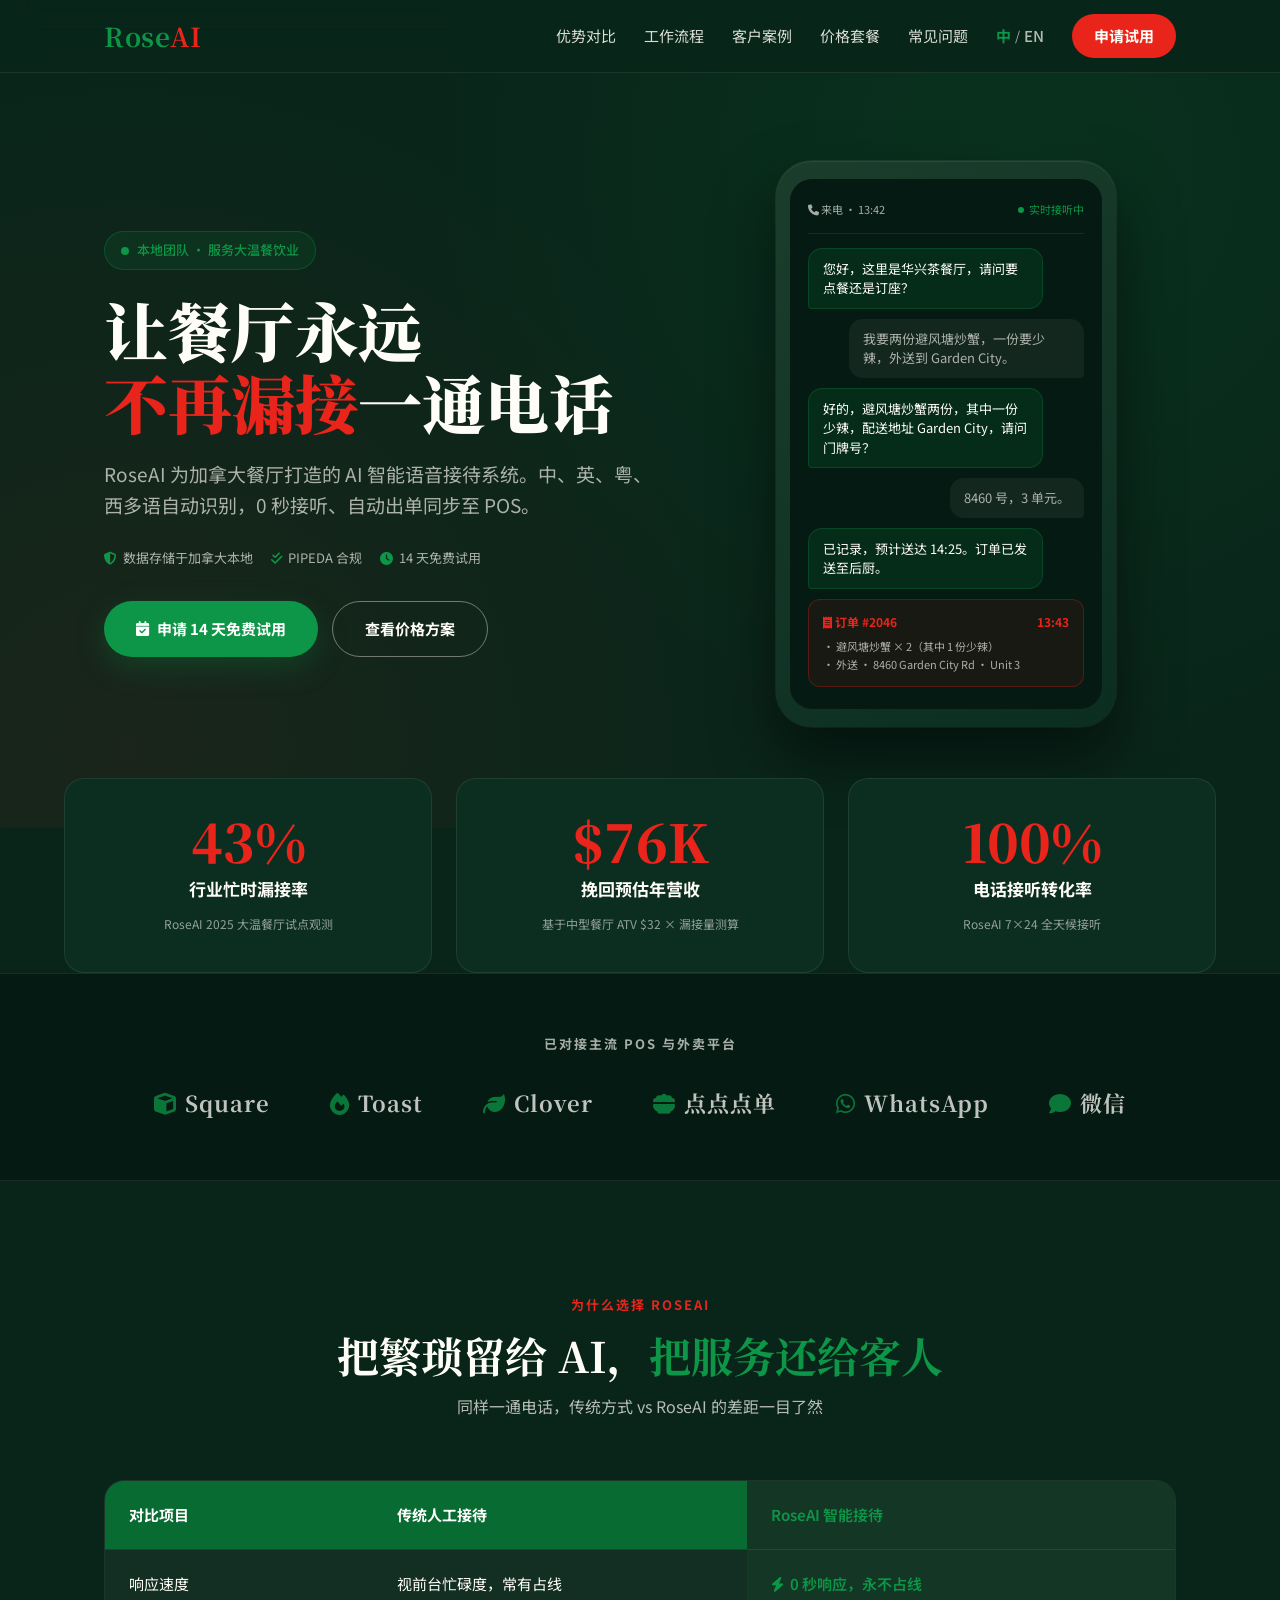
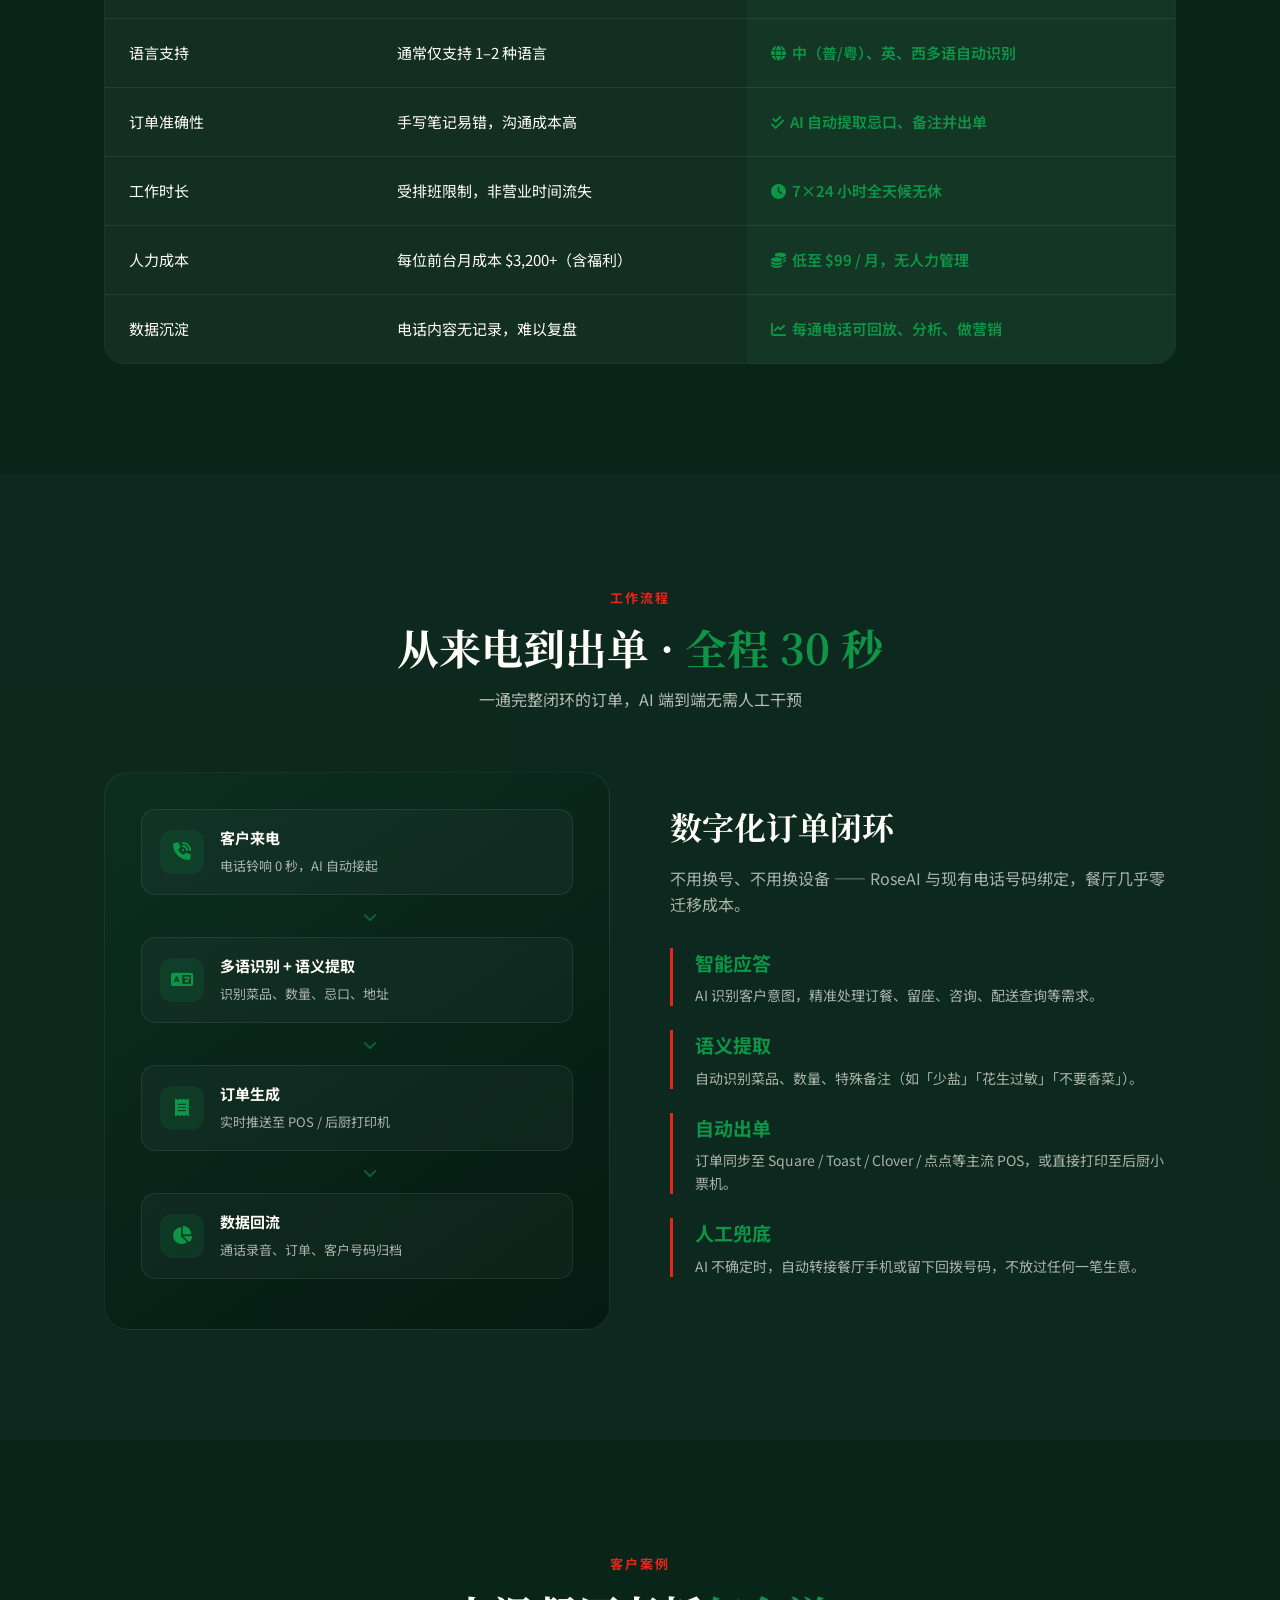
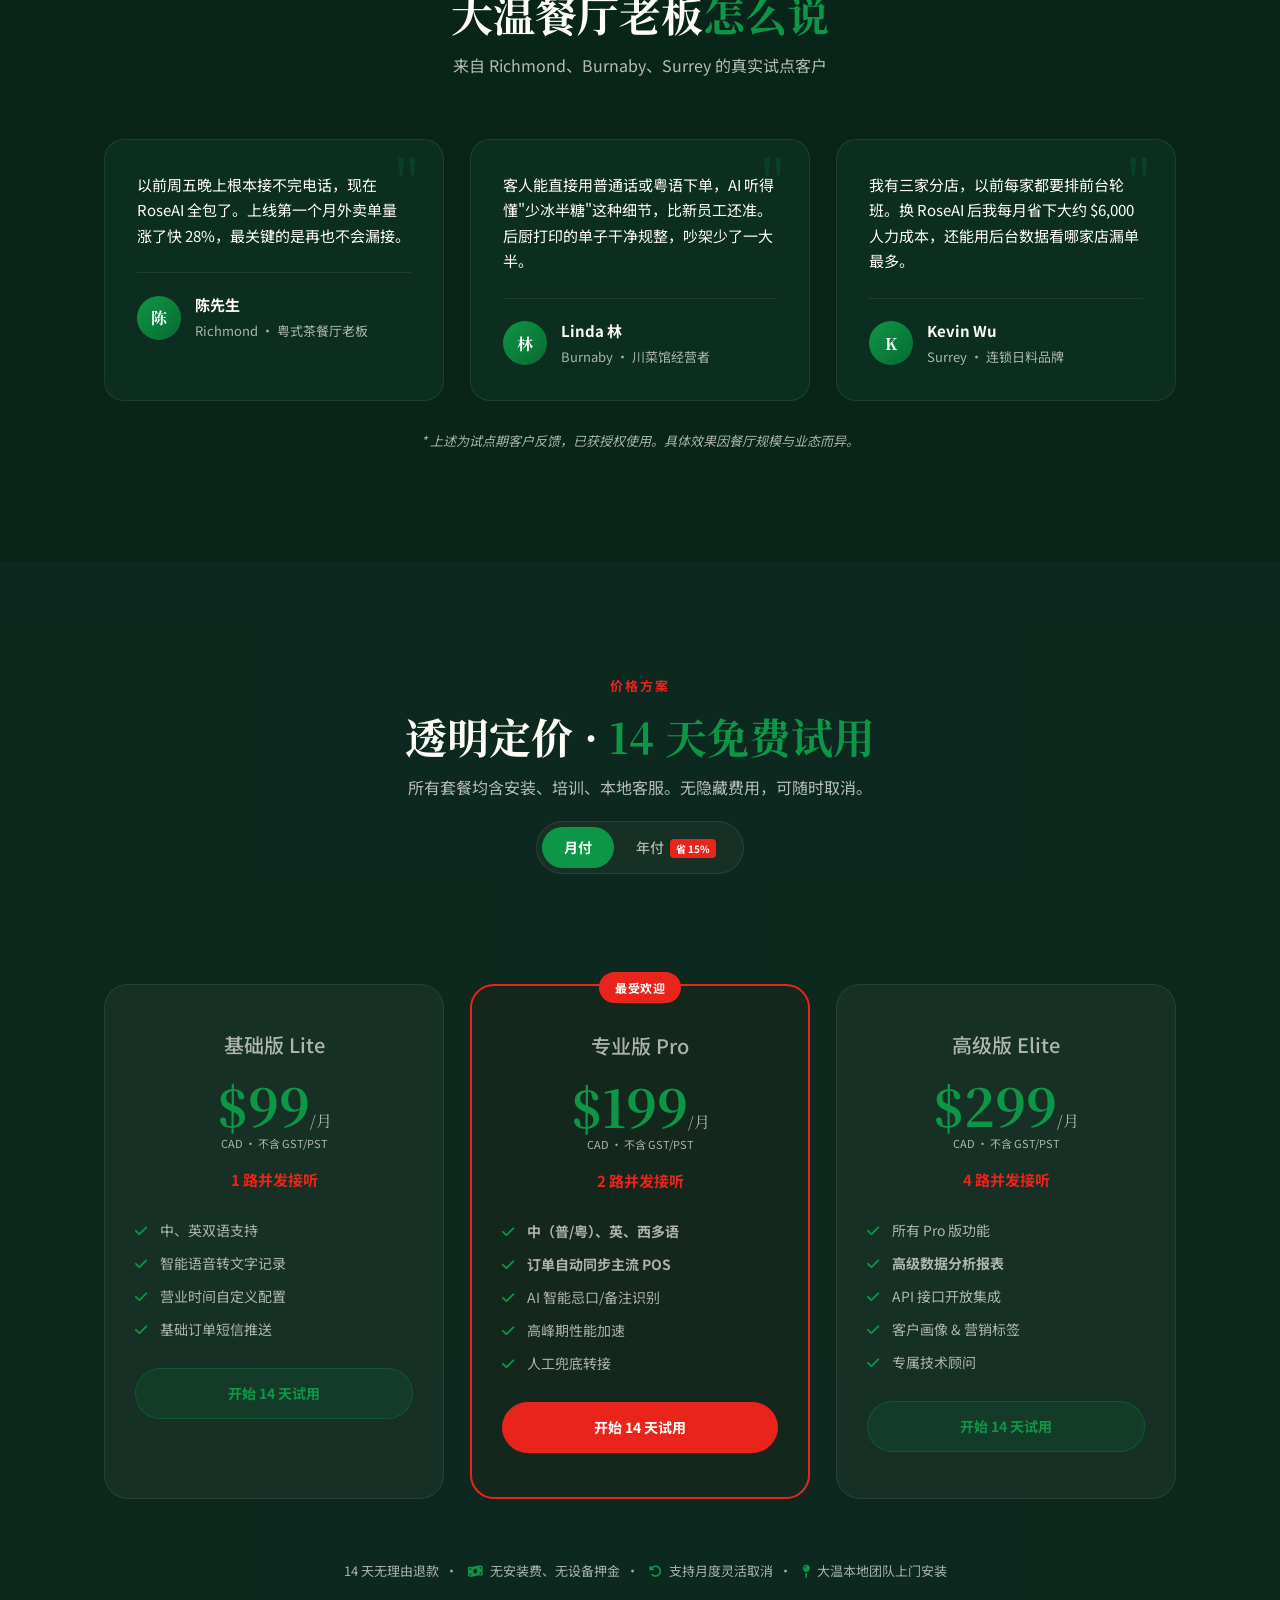
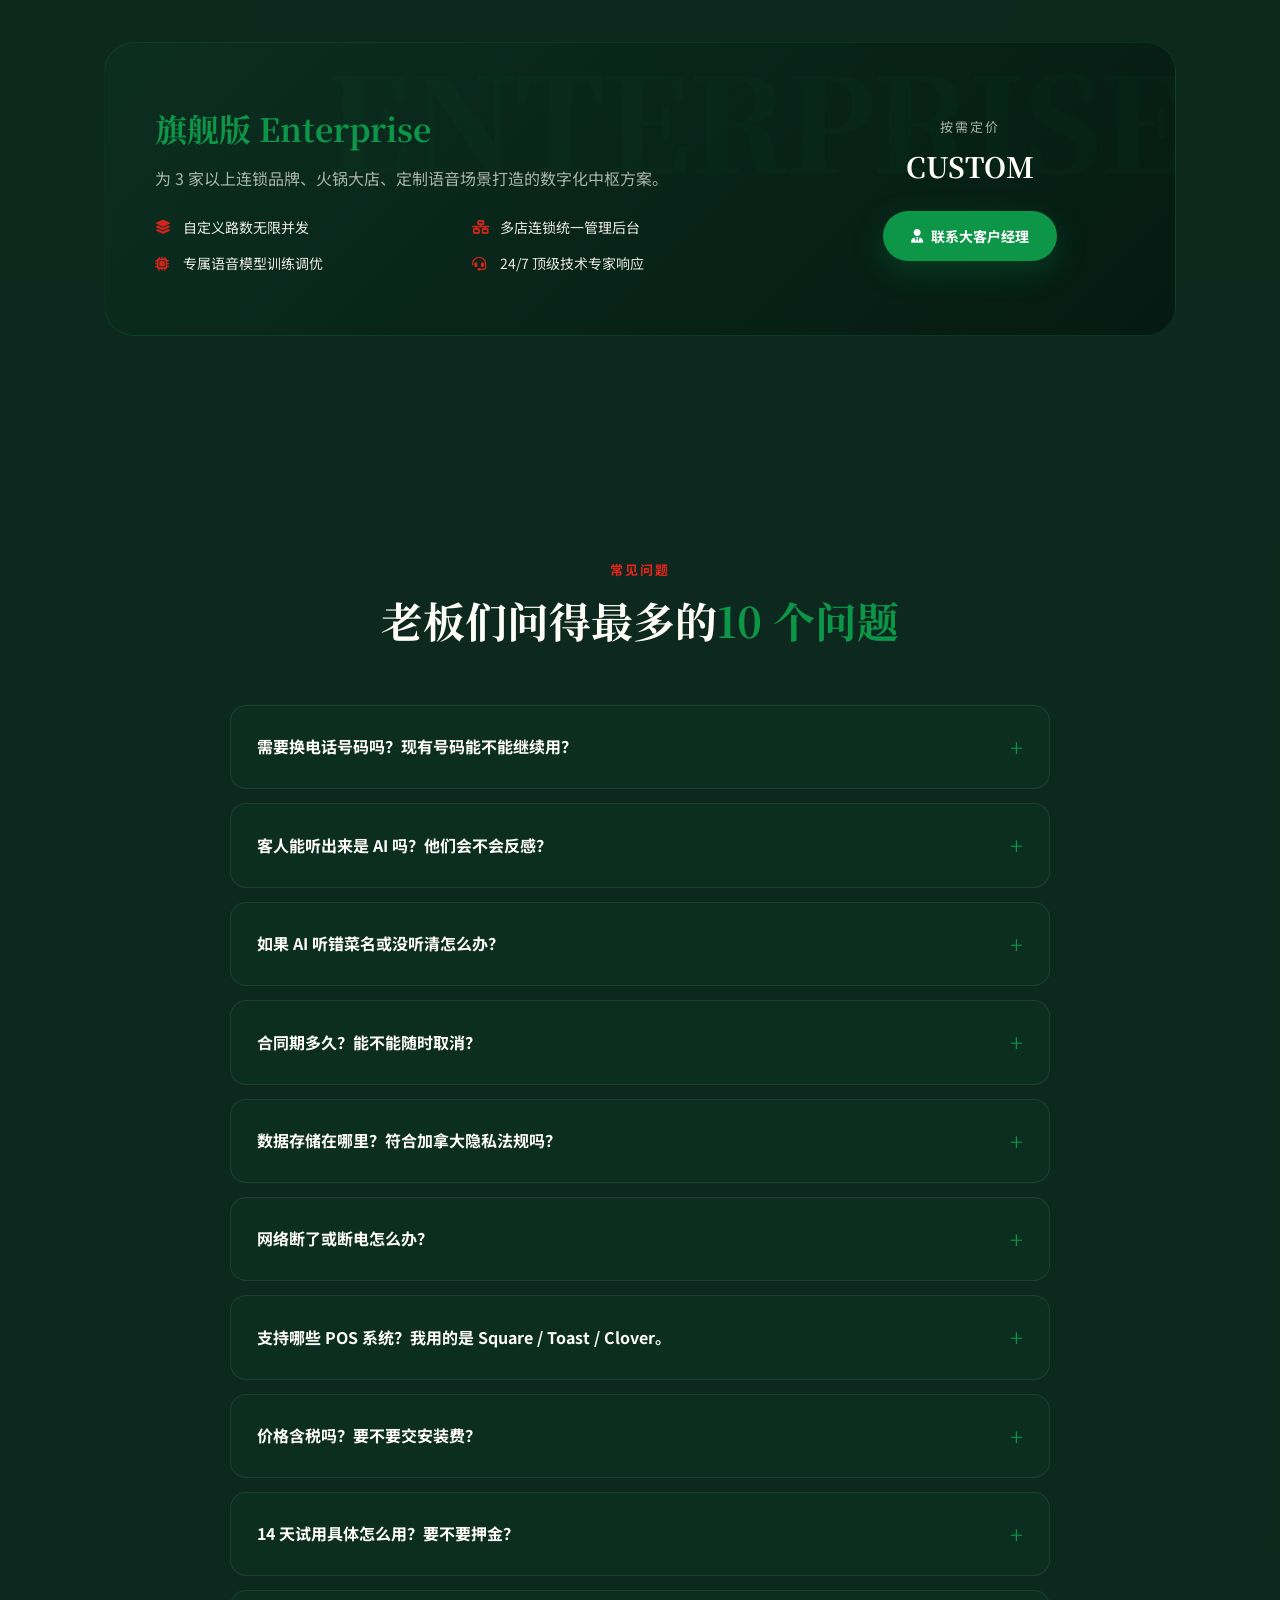
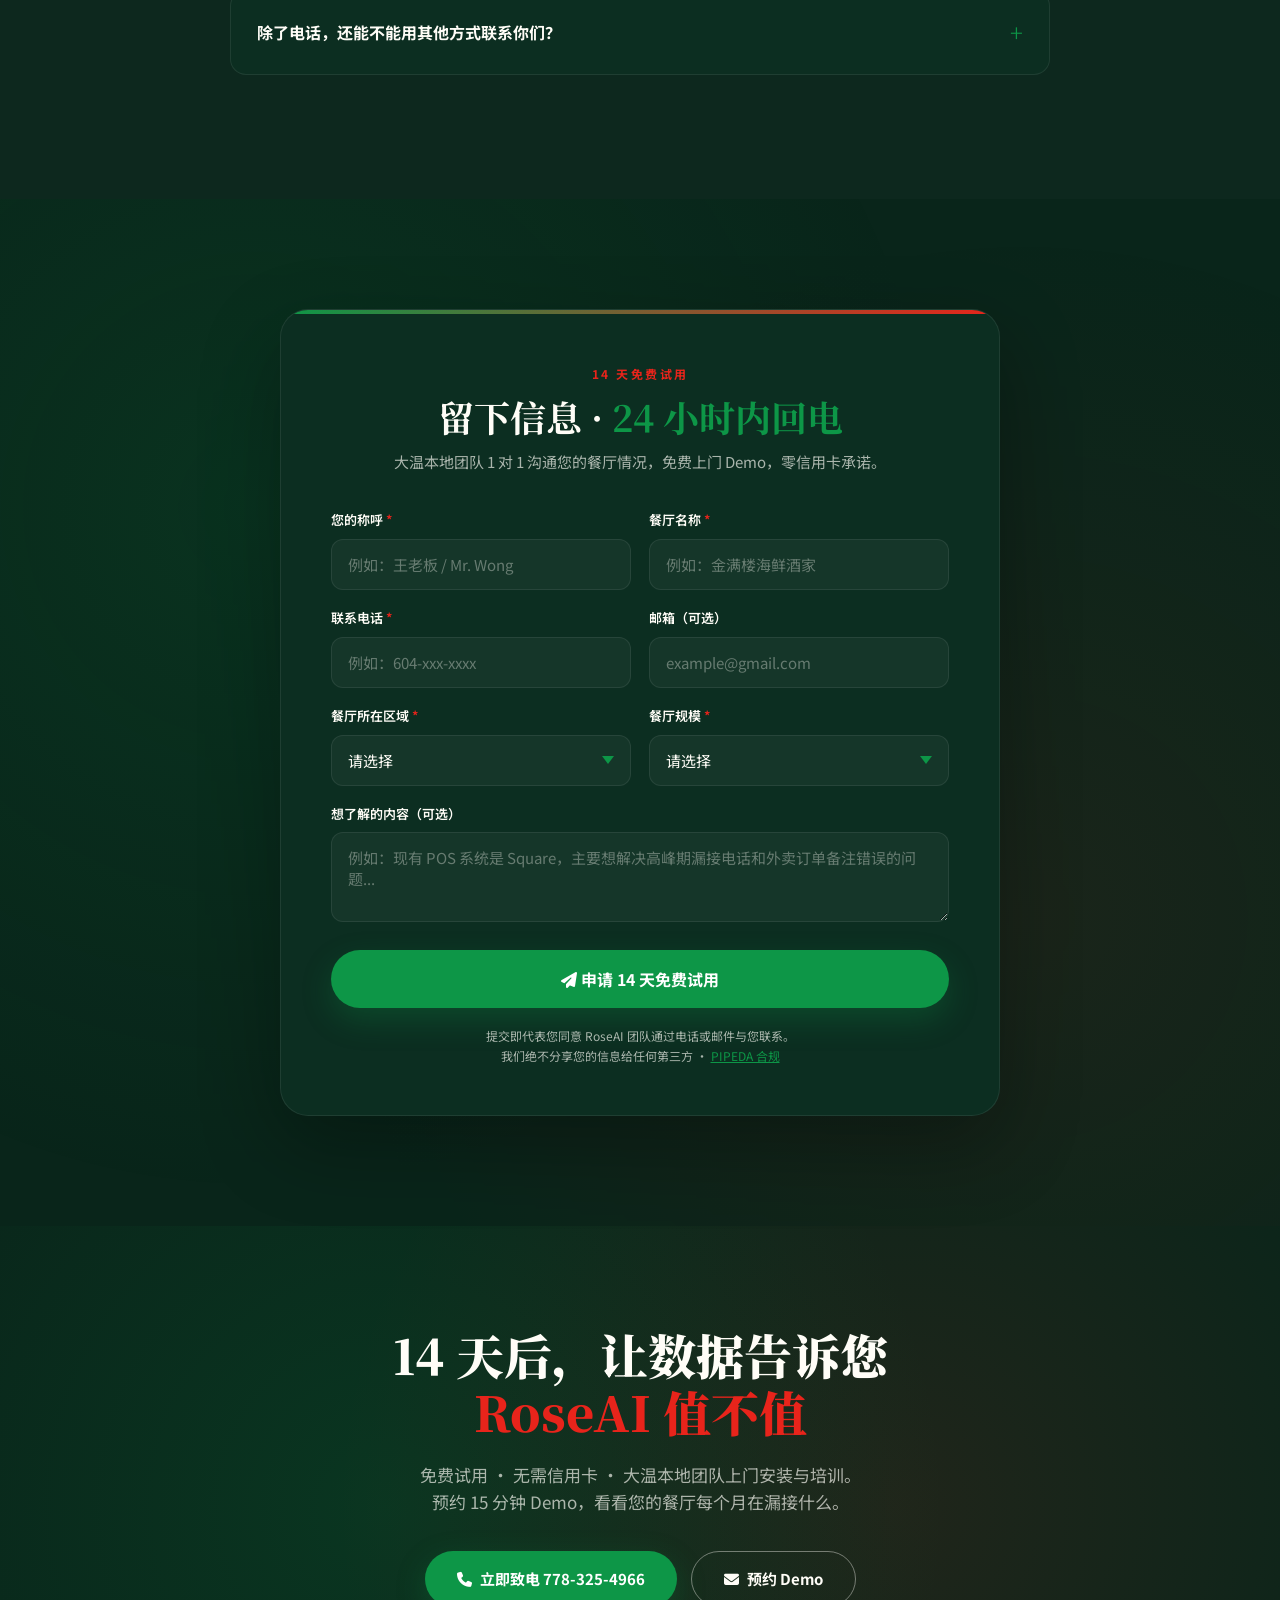
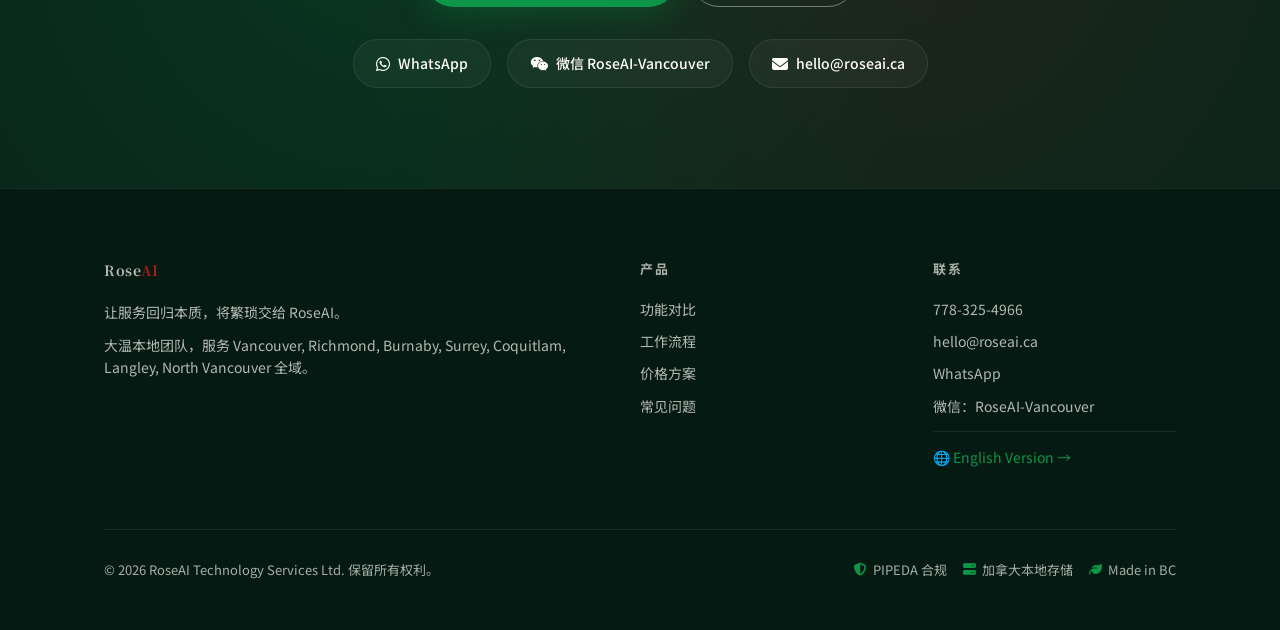
<file: roseai-v2.html>
<!DOCTYPE html>
<html lang="zh-CN">
<head>
    <meta charset="UTF-8">
    <meta name="viewport" content="width=device-width, initial-scale=1.0">
    <title>RoseAI | 温哥华餐厅 AI 智能语音接待系统 · 0 秒接听、自动出单</title>
    <meta name="description" content="RoseAI 专为大温餐饮业打造的 AI 智能电话接待系统：中、英、粤、西多语自动识别，0 秒接听、自动出单同步 POS，数据存储于加拿大本地，符合 PIPEDA 规范。14 天免费试用。">
    <meta property="og:title" content="RoseAI | 温哥华餐厅 AI 智能语音接待系统">
    <meta property="og:description" content="0 秒接听、自动出单、多语识别。14 天免费试用，本地团队服务。">
    <meta property="og:type" content="website">
    <meta name="theme-color" content="#09251A">

    <link rel="preconnect" href="https://fonts.googleapis.com">
    <link rel="preconnect" href="https://fonts.gstatic.com" crossorigin>
    <link href="https://fonts.googleapis.com/css2?family=Noto+Sans+SC:wght@300;400;500;700&family=Noto+Serif+SC:wght@600;700;900&display=swap" rel="stylesheet">
    <link rel="stylesheet" href="https://cdnjs.cloudflare.com/ajax/libs/font-awesome/6.5.1/css/all.min.css">

    <script type="application/ld+json">
    {
        "@context": "https://schema.org",
        "@type": "SoftwareApplication",
        "name": "RoseAI 餐厅智能语音接待系统",
        "applicationCategory": "BusinessApplication",
        "operatingSystem": "Web",
        "offers": {
            "@type": "AggregateOffer",
            "priceCurrency": "CAD",
            "lowPrice": "99",
            "highPrice": "299"
        },
        "areaServed": {
            "@type": "Place",
            "name": "Greater Vancouver, British Columbia, Canada"
        }
    }
    </script>

    <style>
        :root {
            --dark-ink: #09251A;
            --darker: #051a12;
            --card-bg: #0c2e21;
            --primary-green: #086B31;
            --primary-green-bright: #0d9647;
            --accent-red: #E8241B;
            --accent-red-dark: #b51d15;
            --cream: #FFFDF7;
            --muted: rgba(255, 253, 247, 0.65);
            --glass: rgba(255, 255, 255, 0.04);
            --border: rgba(255, 255, 255, 0.08);
            --transition: all 0.3s cubic-bezier(0.4, 0, 0.2, 1);
        }

        * { margin: 0; padding: 0; box-sizing: border-box; }
        html { scroll-behavior: smooth; }
        body {
            font-family: 'Noto Sans SC', sans-serif;
            background-color: var(--dark-ink);
            color: var(--cream);
            line-height: 1.6;
            padding-bottom: 80px; /* 移动端底部 CTA 占位 */
        }
        @media (min-width: 769px) { body { padding-bottom: 0; } }

        .container { max-width: 1200px; margin: 0 auto; padding: 0 5%; }
        a { color: inherit; }

        /* ===== Header ===== */
        header {
            position: fixed; top: 0; width: 100%;
            padding: 14px 0;
            background: rgba(9, 37, 26, 0.92);
            backdrop-filter: blur(15px);
            -webkit-backdrop-filter: blur(15px);
            z-index: 1000;
            border-bottom: 1px solid var(--border);
        }
        header .container { display: flex; justify-content: space-between; align-items: center; }
        .logo {
            font-family: 'Noto Serif SC', serif;
            font-size: 26px; font-weight: 700;
            color: var(--primary-green-bright);
            text-decoration: none; letter-spacing: 0.5px;
        }
        .logo span { color: var(--accent-red); }
        nav { display: flex; align-items: center; }
        nav a {
            text-decoration: none; color: var(--cream);
            margin-left: 28px; font-size: 15px;
            transition: var(--transition); opacity: 0.85;
        }
        nav a:hover { color: var(--primary-green-bright); opacity: 1; }
        nav a.btn-nav {
            background: var(--accent-red);
            padding: 10px 22px;
            border-radius: 50px;
            font-weight: 700;
            opacity: 1;
        }
        nav a.btn-nav:hover { background: var(--accent-red-dark); color: var(--cream); }
        .lang-switch {
            margin-left: 28px;
            font-size: 13px;
            color: var(--muted);
            display: inline-flex; align-items: center; gap: 4px;
        }
        .lang-switch a {
            margin-left: 0;
            opacity: 0.7;
            font-weight: 500;
        }
        .lang-switch a.active {
            color: var(--primary-green-bright);
            opacity: 1;
            font-weight: 700;
        }

        /* ===== Hero ===== */
        .hero {
            min-height: 92vh; display: flex; align-items: center;
            background:
                radial-gradient(circle at 80% 20%, rgba(8,107,49,0.18) 0%, transparent 50%),
                radial-gradient(circle at 10% 90%, rgba(232,36,27,0.08) 0%, transparent 50%);
            padding: 120px 0 60px;
            position: relative;
        }
        .hero-grid {
            display: grid;
            grid-template-columns: 1.2fr 1fr;
            gap: 60px;
            align-items: center;
        }
        .hero-tag {
            display: inline-flex; align-items: center; gap: 8px;
            background: rgba(13, 150, 71, 0.12);
            border: 1px solid rgba(13, 150, 71, 0.3);
            color: var(--primary-green-bright);
            padding: 8px 16px; border-radius: 50px;
            font-size: 13px; font-weight: 500;
            margin-bottom: 24px;
        }
        .hero-tag .dot {
            width: 8px; height: 8px; border-radius: 50%;
            background: var(--primary-green-bright);
            box-shadow: 0 0 0 0 rgba(13, 150, 71, 0.7);
            animation: pulse 2s infinite;
        }
        @keyframes pulse {
            0% { box-shadow: 0 0 0 0 rgba(13, 150, 71, 0.7); }
            70% { box-shadow: 0 0 0 10px rgba(13, 150, 71, 0); }
            100% { box-shadow: 0 0 0 0 rgba(13, 150, 71, 0); }
        }
        .hero h1 {
            font-family: 'Noto Serif SC', serif;
            font-size: clamp(34px, 5.5vw, 64px);
            font-weight: 900;
            line-height: 1.12; margin-bottom: 22px;
            letter-spacing: -0.5px;
        }
        .hero h1 span { color: var(--accent-red); }
        .hero .lead {
            font-size: clamp(16px, 1.6vw, 19px);
            max-width: 580px; margin-bottom: 16px;
            color: var(--muted);
        }
        .hero-trust {
            display: flex; align-items: center; gap: 18px;
            margin: 28px 0 32px;
            font-size: 13px; color: var(--muted);
            flex-wrap: wrap;
        }
        .hero-trust span { display: inline-flex; align-items: center; gap: 6px; }
        .hero-trust i { color: var(--primary-green-bright); }
        .cta-row { display: flex; gap: 14px; flex-wrap: wrap; }
        .btn-primary, .btn-secondary {
            display: inline-flex; align-items: center; gap: 8px;
            padding: 15px 32px; border-radius: 50px;
            text-decoration: none; font-weight: 700;
            font-size: 15px;
            transition: var(--transition);
            cursor: pointer; border: none;
            font-family: inherit;
        }
        .btn-primary {
            background: var(--primary-green-bright);
            color: white;
            box-shadow: 0 10px 30px rgba(13, 150, 71, 0.25);
        }
        .btn-primary:hover { transform: translateY(-2px); background: var(--primary-green); box-shadow: 0 14px 36px rgba(13, 150, 71, 0.35); }
        .btn-secondary {
            border: 1.5px solid rgba(255,253,247,0.4);
            color: var(--cream);
            background: transparent;
        }
        .btn-secondary:hover { border-color: var(--cream); background: rgba(255,255,255,0.05); }

        /* ===== Hero Phone Mockup ===== */
        .phone-mockup {
            position: relative;
            max-width: 340px;
            margin: 0 auto;
            background: linear-gradient(145deg, #1a3d2c, #0c2e21);
            border-radius: 36px;
            padding: 18px 14px;
            box-shadow:
                0 30px 60px rgba(0,0,0,0.5),
                0 0 0 1px var(--border),
                inset 0 1px 0 rgba(255,255,255,0.08);
        }
        .phone-screen {
            background: var(--darker);
            border-radius: 22px;
            padding: 22px 18px;
            min-height: 460px;
            display: flex; flex-direction: column;
        }
        .phone-header {
            display: flex; justify-content: space-between; align-items: center;
            font-size: 11px; color: var(--muted);
            padding-bottom: 14px; margin-bottom: 14px;
            border-bottom: 1px solid var(--border);
        }
        .phone-header .live { display: inline-flex; align-items: center; gap: 5px; color: var(--primary-green-bright); }
        .phone-header .live::before {
            content: ''; width: 6px; height: 6px; border-radius: 50%;
            background: var(--primary-green-bright);
            animation: pulse 1.5s infinite;
        }
        .bubble {
            padding: 10px 14px; border-radius: 14px;
            font-size: 13px; line-height: 1.5;
            margin-bottom: 10px; max-width: 85%;
            animation: bubbleIn 0.5s ease both;
        }
        .bubble.ai {
            background: rgba(13, 150, 71, 0.15);
            border: 1px solid rgba(13, 150, 71, 0.25);
            color: var(--cream);
            border-bottom-left-radius: 4px;
        }
        .bubble.user {
            background: rgba(255,255,255,0.06);
            color: var(--muted);
            margin-left: auto;
            border-bottom-right-radius: 4px;
        }
        .bubble:nth-child(2) { animation-delay: 0.3s; }
        .bubble:nth-child(3) { animation-delay: 0.8s; }
        .bubble:nth-child(4) { animation-delay: 1.3s; }
        .bubble:nth-child(5) { animation-delay: 1.8s; }
        @keyframes bubbleIn {
            from { opacity: 0; transform: translateY(6px); }
            to { opacity: 1; transform: translateY(0); }
        }
        .order-card {
            margin-top: auto;
            background: rgba(232, 36, 27, 0.08);
            border: 1px solid rgba(232, 36, 27, 0.3);
            border-radius: 12px;
            padding: 12px 14px;
            font-size: 12px;
            animation: bubbleIn 0.5s ease 2.3s both;
        }
        .order-card .title {
            color: var(--accent-red); font-weight: 700;
            display: flex; justify-content: space-between;
            margin-bottom: 6px;
        }
        .order-card .line { color: var(--muted); font-size: 11px; line-height: 1.7; }

        @media (max-width: 900px) {
            .hero-grid { grid-template-columns: 1fr; gap: 50px; }
            .phone-mockup { max-width: 300px; }
        }

        /* ===== Impact Stats ===== */
        .impact-section { padding: 0 5%; margin-top: -50px; position: relative; z-index: 10; }
        .impact-grid {
            max-width: 1200px; margin: 0 auto;
            display: grid;
            grid-template-columns: repeat(auto-fit, minmax(260px, 1fr));
            gap: 24px;
        }
        .impact-card {
            background: var(--card-bg);
            padding: 36px 28px;
            border-radius: 20px;
            border: 1px solid var(--border);
            text-align: center;
            transition: var(--transition);
        }
        .impact-card:hover { transform: translateY(-4px); border-color: rgba(13, 150, 71, 0.4); }
        .impact-card h2 {
            font-family: 'Noto Serif SC', serif;
            font-size: 52px; font-weight: 900;
            color: var(--accent-red);
            margin-bottom: 8px; line-height: 1;
        }
        .impact-card .label { font-weight: 700; font-size: 17px; margin-bottom: 8px; }
        .impact-card .src { opacity: 0.55; font-size: 12px; }

        /* ===== Generic Section ===== */
        .section-padding { padding: 110px 0; }
        .title-center { text-align: center; margin-bottom: 60px; }
        .title-center .kicker {
            display: inline-block;
            color: var(--accent-red);
            font-size: 13px; font-weight: 700;
            letter-spacing: 2px;
            text-transform: uppercase;
            margin-bottom: 14px;
        }
        .title-center h2 {
            font-family: 'Noto Serif SC', serif;
            font-size: clamp(28px, 3.5vw, 42px);
            color: var(--cream);
            font-weight: 700;
            line-height: 1.2;
        }
        .title-center h2 em { color: var(--primary-green-bright); font-style: normal; }
        .title-center .sub { margin-top: 14px; opacity: 0.7; font-size: 16px; }

        /* ===== Comparison Table ===== */
        .table-wrapper {
            overflow-x: auto; margin-top: 40px;
            border-radius: 20px; border: 1px solid var(--border);
        }
        table {
            width: 100%; border-collapse: collapse;
            background: var(--glass); min-width: 600px;
        }
        th, td {
            padding: 22px 24px; text-align: left;
            border-bottom: 1px solid var(--border);
            font-size: 15px;
        }
        th { background: var(--primary-green); color: white; font-weight: 700; }
        tr:last-child td { border-bottom: none; }
        .ai-highlight {
            background: rgba(13, 150, 71, 0.08);
            color: var(--primary-green-bright);
            font-weight: 600;
        }
        .ai-highlight i { margin-right: 6px; }

        /* ===== Workflow ===== */
        .workflow-section { background: rgba(255,253,247,0.015); }
        .workflow {
            display: grid;
            grid-template-columns: 1fr 1fr;
            gap: 60px; align-items: center;
        }
        @media (max-width: 900px) { .workflow { grid-template-columns: 1fr; gap: 40px; } }

        .workflow-visual {
            position: relative;
            background: linear-gradient(145deg, #0c2e21, #051a12);
            border-radius: 24px;
            padding: 36px;
            border: 1px solid var(--border);
        }
        .flow-node {
            display: flex; align-items: center; gap: 16px;
            background: rgba(255,255,255,0.03);
            border: 1px solid var(--border);
            border-radius: 14px;
            padding: 16px 18px;
            margin-bottom: 14px;
            transition: var(--transition);
        }
        .flow-node:hover { border-color: rgba(13,150,71,0.4); transform: translateX(4px); }
        .flow-node .icon {
            width: 44px; height: 44px; border-radius: 12px;
            background: rgba(13,150,71,0.15);
            color: var(--primary-green-bright);
            display: flex; align-items: center; justify-content: center;
            font-size: 18px; flex-shrink: 0;
        }
        .flow-node .text strong { display: block; font-size: 15px; margin-bottom: 2px; }
        .flow-node .text span { font-size: 13px; color: var(--muted); }
        .flow-arrow {
            text-align: center; color: var(--primary-green-bright);
            font-size: 14px; margin: -4px 0 10px 26px;
            opacity: 0.6;
        }

        .workflow-steps h2 {
            font-family: 'Noto Serif SC', serif;
            font-size: 32px; margin-bottom: 14px;
            font-weight: 700;
        }
        .workflow-steps > p { color: var(--muted); margin-bottom: 30px; }
        .step {
            margin-bottom: 24px; padding-left: 22px;
            border-left: 3px solid var(--accent-red);
        }
        .step h4 {
            font-size: 19px; color: var(--primary-green-bright);
            margin-bottom: 6px; font-weight: 700;
        }
        .step p { font-size: 14px; color: var(--muted); }

        /* ===== Integrations ===== */
        .integration-strip {
            background: var(--darker);
            padding: 60px 0;
            border-top: 1px solid var(--border);
            border-bottom: 1px solid var(--border);
        }
        .integration-strip h3 {
            text-align: center; font-size: 13px;
            letter-spacing: 2px; text-transform: uppercase;
            color: var(--muted); margin-bottom: 30px;
        }
        .integration-grid {
            display: flex; justify-content: center; align-items: center;
            gap: 60px; flex-wrap: wrap;
            opacity: 0.75;
        }
        .integration-grid div {
            font-family: 'Noto Serif SC', serif;
            font-size: 22px; font-weight: 700;
            letter-spacing: 1px;
        }
        .integration-grid i { margin-right: 8px; color: var(--primary-green-bright); }

        /* ===== Testimonials ===== */
        .testimonial-grid {
            display: grid;
            grid-template-columns: repeat(auto-fit, minmax(300px, 1fr));
            gap: 26px;
        }
        .testimonial-card {
            background: var(--card-bg);
            border: 1px solid var(--border);
            border-radius: 20px;
            padding: 32px;
            transition: var(--transition);
            position: relative;
        }
        .testimonial-card:hover { transform: translateY(-4px); border-color: rgba(13,150,71,0.3); }
        .testimonial-card .quote-mark {
            font-family: 'Noto Serif SC', serif;
            position: absolute; top: 14px; right: 24px;
            font-size: 60px; color: rgba(13,150,71,0.18);
            line-height: 1;
        }
        .testimonial-card .quote {
            font-size: 15px; line-height: 1.7;
            margin-bottom: 24px;
            color: var(--cream);
        }
        .testimonial-card .author {
            display: flex; align-items: center; gap: 14px;
            padding-top: 20px; border-top: 1px solid var(--border);
        }
        .testimonial-card .avatar {
            width: 44px; height: 44px; border-radius: 50%;
            background: linear-gradient(135deg, var(--primary-green-bright), var(--primary-green));
            display: flex; align-items: center; justify-content: center;
            color: white; font-weight: 700; font-size: 16px;
            font-family: 'Noto Serif SC', serif;
        }
        .testimonial-card .meta strong { display: block; font-size: 15px; }
        .testimonial-card .meta span { font-size: 13px; color: var(--muted); }
        .testimonial-note {
            text-align: center; margin-top: 30px;
            font-size: 13px; color: var(--muted);
            font-style: italic;
        }

        /* ===== Pricing ===== */
        .pricing-toggle {
            display: inline-flex;
            background: var(--glass);
            border: 1px solid var(--border);
            border-radius: 50px;
            padding: 5px;
            margin: 20px auto 50px;
        }
        .pricing-toggle button {
            background: transparent; border: none;
            color: var(--muted); cursor: pointer;
            padding: 10px 22px; border-radius: 50px;
            font-family: inherit; font-size: 14px;
            font-weight: 500; transition: var(--transition);
        }
        .pricing-toggle button.active {
            background: var(--primary-green-bright);
            color: white;
            font-weight: 700;
        }
        .pricing-toggle .save-tag {
            display: inline-block;
            background: var(--accent-red);
            color: white;
            font-size: 10px;
            padding: 2px 6px;
            border-radius: 4px;
            margin-left: 6px;
            font-weight: 700;
        }
        .toggle-wrap { text-align: center; }

        .pricing-grid {
            display: grid;
            grid-template-columns: repeat(auto-fit, minmax(280px, 1fr));
            gap: 26px; margin-bottom: 60px;
        }
        .price-card {
            background: var(--glass);
            padding: 44px 30px;
            border-radius: 24px;
            text-align: center;
            border: 1px solid var(--border);
            transition: var(--transition);
            position: relative;
        }
        .price-card:hover { transform: translateY(-6px); border-color: rgba(13,150,71,0.4); }
        .price-card.featured {
            border: 2px solid var(--accent-red);
            background: rgba(232,36,27,0.03);
        }
        .badge {
            position: absolute; top: -14px; left: 50%;
            transform: translateX(-50%);
            background: var(--accent-red); color: white;
            padding: 6px 16px; border-radius: 50px;
            font-size: 12px; font-weight: 700;
            letter-spacing: 0.5px;
        }
        .price-card h3 { font-size: 20px; margin-bottom: 18px; color: var(--muted); font-weight: 500; }
        .price-card .cost {
            font-family: 'Noto Serif SC', serif;
            font-size: 52px; font-weight: 700;
            color: var(--primary-green-bright); line-height: 1;
        }
        .price-card .cost-unit { font-size: 16px; color: var(--muted); font-weight: 400; }
        .price-card .cost-cad { font-size: 11px; color: var(--muted); display: block; margin-top: 4px; }
        .price-card .cost-yearly {
            display: none;
            font-size: 12px; color: var(--accent-red);
            margin-top: 6px; font-weight: 600;
        }
        body.yearly .price-card .cost-yearly { display: block; }
        .price-card .concurrency {
            display: block; font-size: 15px;
            color: var(--accent-red); font-weight: 700;
            margin: 16px 0 28px;
        }
        .price-card ul {
            text-align: left; list-style: none;
            font-size: 14px; color: var(--muted);
            margin-bottom: 28px;
        }
        .price-card li { margin-bottom: 12px; line-height: 1.5; }
        .price-card li i { color: var(--primary-green-bright); margin-right: 10px; }
        .price-card .btn-card {
            display: block; padding: 13px 20px;
            background: rgba(13,150,71,0.12);
            color: var(--primary-green-bright);
            border: 1px solid rgba(13,150,71,0.3);
            border-radius: 50px;
            text-decoration: none;
            font-weight: 700; font-size: 14px;
            transition: var(--transition);
        }
        .price-card .btn-card:hover { background: var(--primary-green-bright); color: white; }
        .price-card.featured .btn-card { background: var(--accent-red); color: white; border-color: var(--accent-red); }
        .price-card.featured .btn-card:hover { background: var(--accent-red-dark); }

        .pricing-disclaimer {
            text-align: center; font-size: 13px;
            color: var(--muted); margin-bottom: 60px;
            line-height: 1.8;
        }
        .pricing-disclaimer i { color: var(--primary-green-bright); margin: 0 4px; }

        /* ===== Enterprise ===== */
        .enterprise-section {
            background: linear-gradient(135deg, #0c2e21 0%, #051a12 100%);
            padding: 60px 50px;
            border-radius: 30px;
            border: 1px solid rgba(13,150,71,0.2);
            position: relative;
            overflow: hidden;
        }
        .enterprise-section::before {
            content: "ENTERPRISE";
            position: absolute; top: -30px; right: -10px;
            font-family: 'Noto Serif SC', serif;
            font-size: 130px; font-weight: 900;
            color: rgba(13,150,71,0.04);
            pointer-events: none; letter-spacing: -3px;
        }
        .enterprise-content {
            display: grid;
            grid-template-columns: 2fr 1fr;
            align-items: center;
            gap: 40px;
            position: relative; z-index: 1;
        }
        @media (max-width: 768px) {
            .enterprise-content { grid-template-columns: 1fr; text-align: center; }
            .enterprise-section { padding: 40px 24px; border-radius: 20px; }
        }
        .enterprise-text h2 {
            font-family: 'Noto Serif SC', serif;
            font-size: 32px; color: var(--primary-green-bright);
            margin-bottom: 12px; font-weight: 700;
        }
        .enterprise-text > p { font-size: 16px; color: var(--muted); margin-bottom: 24px; }
        .enterprise-grid {
            display: grid; grid-template-columns: 1fr 1fr;
            gap: 14px; margin-top: 20px;
        }
        @media (max-width: 600px) { .enterprise-grid { grid-template-columns: 1fr; } }
        .ent-item {
            display: flex; align-items: center; gap: 10px;
            font-size: 14px; color: var(--cream); opacity: 0.9;
        }
        .ent-item i { color: var(--accent-red); width: 18px; }
        .enterprise-cta { text-align: center; }
        .enterprise-cta .price-label {
            font-size: 13px; color: var(--muted);
            text-transform: uppercase; letter-spacing: 2px;
            margin-bottom: 6px;
        }
        .enterprise-cta .price-value {
            font-family: 'Noto Serif SC', serif;
            font-size: 28px; font-weight: 700;
            color: var(--cream); margin-bottom: 22px;
        }

        /* ===== FAQ ===== */
        .faq-section { background: rgba(255,253,247,0.015); }
        .faq-list { max-width: 820px; margin: 0 auto; }
        .faq-item {
            background: var(--card-bg);
            border: 1px solid var(--border);
            border-radius: 16px;
            margin-bottom: 14px;
            overflow: hidden;
            transition: var(--transition);
        }
        .faq-item[open] { border-color: rgba(13,150,71,0.35); }
        .faq-item summary {
            padding: 22px 26px;
            cursor: pointer;
            font-weight: 700;
            font-size: 16px;
            display: flex;
            justify-content: space-between;
            align-items: center;
            gap: 16px;
            list-style: none;
        }
        .faq-item summary::-webkit-details-marker { display: none; }
        .faq-item summary::after {
            content: '+';
            color: var(--primary-green-bright);
            font-size: 24px; font-weight: 300;
            transition: var(--transition);
            flex-shrink: 0;
        }
        .faq-item[open] summary::after { transform: rotate(45deg); }
        .faq-content {
            padding: 0 26px 24px;
            color: var(--muted);
            font-size: 15px;
            line-height: 1.75;
        }

        /* ===== Trial Form ===== */
        .trial-form-section {
            padding: 110px 0;
            background:
                radial-gradient(circle at 20% 30%, rgba(13,150,71,0.12) 0%, transparent 55%),
                radial-gradient(circle at 80% 70%, rgba(232,36,27,0.08) 0%, transparent 55%);
            position: relative;
        }
        .trial-form-wrap {
            max-width: 720px;
            margin: 0 auto;
        }
        .trial-form-card {
            background: var(--card-bg);
            border: 1px solid var(--border);
            border-radius: 28px;
            padding: 50px 50px;
            box-shadow: 0 30px 80px rgba(0,0,0,0.3);
            position: relative;
            overflow: hidden;
        }
        .trial-form-card::before {
            content: '';
            position: absolute;
            top: 0; left: 0; right: 0; height: 4px;
            background: linear-gradient(90deg, var(--primary-green-bright), var(--accent-red));
        }
        @media (max-width: 600px) {
            .trial-form-card { padding: 36px 24px; border-radius: 20px; }
        }
        .form-header {
            text-align: center;
            margin-bottom: 36px;
        }
        .form-header .kicker {
            display: inline-block;
            color: var(--accent-red);
            font-size: 12px; font-weight: 700;
            letter-spacing: 2.5px;
            text-transform: uppercase;
            margin-bottom: 12px;
        }
        .form-header h2 {
            font-family: 'Noto Serif SC', serif;
            font-size: clamp(26px, 3.2vw, 36px);
            color: var(--cream);
            font-weight: 700;
            line-height: 1.2;
            margin-bottom: 12px;
        }
        .form-header h2 em { color: var(--primary-green-bright); font-style: normal; }
        .form-header p { color: var(--muted); font-size: 15px; }

        .form-row {
            display: grid;
            grid-template-columns: 1fr 1fr;
            gap: 18px;
            margin-bottom: 18px;
        }
        @media (max-width: 600px) {
            .form-row { grid-template-columns: 1fr; }
        }
        .form-field {
            display: flex; flex-direction: column;
        }
        .form-field.full { grid-column: 1 / -1; }
        .form-field label {
            font-size: 13px;
            color: var(--cream);
            margin-bottom: 8px;
            font-weight: 600;
        }
        .form-field label .req { color: var(--accent-red); margin-left: 3px; }
        .form-field input,
        .form-field select,
        .form-field textarea {
            background: rgba(255,255,255,0.04);
            border: 1px solid var(--border);
            border-radius: 12px;
            padding: 14px 16px;
            color: var(--cream);
            font-family: inherit;
            font-size: 15px;
            transition: var(--transition);
            outline: none;
            width: 100%;
        }
        .form-field input::placeholder,
        .form-field textarea::placeholder {
            color: rgba(255,253,247,0.35);
        }
        .form-field input:focus,
        .form-field select:focus,
        .form-field textarea:focus {
            border-color: var(--primary-green-bright);
            background: rgba(13,150,71,0.06);
            box-shadow: 0 0 0 3px rgba(13,150,71,0.12);
        }
        .form-field input:invalid:not(:placeholder-shown) {
            border-color: rgba(232, 36, 27, 0.5);
        }
        .form-field select {
            appearance: none;
            background-image: url("data:image/svg+xml,%3Csvg xmlns='http://www.w3.org/2000/svg' width='12' height='8' viewBox='0 0 12 8'%3E%3Cpath fill='%230d9647' d='M6 8L0 0h12z'/%3E%3C/svg%3E");
            background-repeat: no-repeat;
            background-position: right 16px center;
            padding-right: 40px;
            cursor: pointer;
        }
        .form-field select option { background: var(--card-bg); color: var(--cream); }
        .form-field textarea {
            resize: vertical;
            min-height: 90px;
            font-family: inherit;
        }
        .form-field .hint {
            font-size: 12px;
            color: var(--muted);
            margin-top: 6px;
        }

        .form-submit {
            margin-top: 28px;
            width: 100%;
            background: var(--primary-green-bright);
            color: white;
            border: none;
            padding: 17px 32px;
            border-radius: 50px;
            font-family: inherit;
            font-size: 16px;
            font-weight: 700;
            cursor: pointer;
            transition: var(--transition);
            display: inline-flex;
            align-items: center;
            justify-content: center;
            gap: 10px;
            box-shadow: 0 12px 30px rgba(13,150,71,0.25);
        }
        .form-submit:hover:not(:disabled) {
            transform: translateY(-2px);
            background: var(--primary-green);
            box-shadow: 0 16px 40px rgba(13,150,71,0.35);
        }
        .form-submit:disabled {
            opacity: 0.6;
            cursor: not-allowed;
            background: var(--primary-green);
        }
        .form-submit .spinner {
            display: none;
            width: 18px; height: 18px;
            border: 2px solid rgba(255,255,255,0.3);
            border-top-color: white;
            border-radius: 50%;
            animation: spin 0.7s linear infinite;
        }
        .form-submit.loading .spinner { display: inline-block; }
        .form-submit.loading .label-default { display: none; }
        @keyframes spin {
            to { transform: rotate(360deg); }
        }

        .form-disclaimer {
            font-size: 12px;
            color: var(--muted);
            text-align: center;
            margin-top: 18px;
            line-height: 1.6;
        }
        .form-disclaimer a { color: var(--primary-green-bright); text-decoration: underline; }

        /* 表单成功 / 失败状态 */
        .form-status {
            display: none;
            margin-top: 24px;
            padding: 20px 24px;
            border-radius: 14px;
            font-size: 15px;
            line-height: 1.6;
        }
        .form-status.show { display: block; animation: slideIn 0.4s ease; }
        .form-status.success {
            background: rgba(13, 150, 71, 0.12);
            border: 1px solid rgba(13, 150, 71, 0.4);
            color: var(--primary-green-bright);
        }
        .form-status.error {
            background: rgba(232, 36, 27, 0.1);
            border: 1px solid rgba(232, 36, 27, 0.4);
            color: #ff8a82;
        }
        .form-status strong { color: var(--cream); display: block; margin-bottom: 4px; font-size: 16px; }
        @keyframes slideIn {
            from { opacity: 0; transform: translateY(8px); }
            to { opacity: 1; transform: translateY(0); }
        }

        /* 表单提交成功后的隐藏 */
        .trial-form-card.submitted .form-content { display: none; }
        .trial-form-card.submitted .form-status.success { display: block; }

        /* ===== Final CTA ===== */
        .final-cta {
            background:
                radial-gradient(circle at 30% 50%, rgba(13,150,71,0.15) 0%, transparent 60%),
                radial-gradient(circle at 70% 50%, rgba(232,36,27,0.1) 0%, transparent 60%);
            padding: 100px 0;
            text-align: center;
        }
        .final-cta h2 {
            font-family: 'Noto Serif SC', serif;
            font-size: clamp(30px, 4.5vw, 48px);
            font-weight: 900;
            line-height: 1.2; margin-bottom: 20px;
        }
        .final-cta h2 span { color: var(--accent-red); }
        .final-cta p {
            max-width: 600px; margin: 0 auto 36px;
            color: var(--muted); font-size: 17px;
        }
        .contact-channels {
            display: flex; justify-content: center;
            gap: 16px; flex-wrap: wrap;
            margin-top: 32px;
        }
        .channel {
            display: inline-flex; align-items: center; gap: 8px;
            padding: 12px 22px;
            background: var(--glass);
            border: 1px solid var(--border);
            border-radius: 50px;
            color: var(--cream); text-decoration: none;
            font-size: 14px; font-weight: 500;
            transition: var(--transition);
        }
        .channel:hover { border-color: var(--primary-green-bright); color: var(--primary-green-bright); }
        .channel i { font-size: 16px; }

        /* ===== Footer ===== */
        footer {
            background: var(--darker);
            padding: 70px 0 50px;
            border-top: 1px solid var(--border);
        }
        .footer-grid {
            display: grid;
            grid-template-columns: 2fr 1fr 1fr;
            gap: 50px;
            margin-bottom: 50px;
        }
        @media (max-width: 768px) { .footer-grid { grid-template-columns: 1fr; gap: 30px; } }
        .footer-grid h4 {
            font-size: 13px; text-transform: uppercase;
            letter-spacing: 2px; color: var(--muted);
            margin-bottom: 18px;
        }
        .footer-grid p, .footer-grid a {
            font-size: 14px; color: var(--cream);
            opacity: 0.7; text-decoration: none;
            display: block; margin-bottom: 10px;
            transition: var(--transition);
        }
        .footer-grid a:hover { color: var(--primary-green-bright); opacity: 1; }
        .footer-bottom {
            padding-top: 30px;
            border-top: 1px solid var(--border);
            display: flex; justify-content: space-between;
            flex-wrap: wrap; gap: 16px;
            font-size: 13px; color: var(--muted);
        }
        .footer-bottom .badges {
            display: flex; gap: 16px; flex-wrap: wrap;
        }
        .footer-bottom .badges span {
            display: inline-flex; align-items: center; gap: 6px;
        }
        .footer-bottom .badges i { color: var(--primary-green-bright); }

        /* ===== Mobile CTA ===== */
        .mobile-cta {
            display: none;
            position: fixed; bottom: 0; left: 0;
            width: 100%; background: var(--accent-red);
            color: white; padding: 16px;
            text-align: center; font-weight: 700;
            text-decoration: none; z-index: 2000;
            font-size: 16px;
            box-shadow: 0 -8px 24px rgba(0,0,0,0.3);
        }

        @media (max-width: 768px) {
            nav .nav-link, .lang-switch { display: none; }
            .hero { min-height: auto; padding: 110px 0 60px; text-align: center; }
            .hero-tag, .hero-trust { margin-left: auto; margin-right: auto; justify-content: center; }
            .hero .lead { margin-left: auto; margin-right: auto; }
            .cta-row { justify-content: center; }
            .impact-section { margin-top: 0; padding-top: 40px; }
            .section-padding { padding: 70px 0; }
            .mobile-cta { display: block; }
        }
    </style>
</head>
<body>

    <header>
        <div class="container">
            <a href="#" class="logo">Rose<span>AI</span></a>
            <nav>
                <a href="#features" class="nav-link">优势对比</a>
                <a href="#workflow" class="nav-link">工作流程</a>
                <a href="#testimonials" class="nav-link">客户案例</a>
                <a href="#pricing" class="nav-link">价格套餐</a>
                <a href="#faq" class="nav-link">常见问题</a>
                <span class="lang-switch">
                    <a href="#" class="active">中</a> / <a href="roseai-en.html">EN</a>
                </span>
                <a href="#trial-form" class="btn-nav">申请试用</a>
            </nav>
        </div>
    </header>

    <!-- ===== HERO ===== -->
    <section class="hero">
        <div class="container">
            <div class="hero-grid">
                <div>
                    <div class="hero-tag">
                        <span class="dot"></span>
                        本地团队 · 服务大温餐饮业
                    </div>
                    <h1>让餐厅永远<br><span>不再漏接</span>一通电话</h1>
                    <p class="lead">RoseAI 为加拿大餐厅打造的 AI 智能语音接待系统。中、英、粤、西多语自动识别，0 秒接听、自动出单同步至 POS。</p>

                    <div class="hero-trust">
                        <span><i class="fa-solid fa-shield-halved"></i> 数据存储于加拿大本地</span>
                        <span><i class="fa-solid fa-check-double"></i> PIPEDA 合规</span>
                        <span><i class="fa-solid fa-clock"></i> 14 天免费试用</span>
                    </div>

                    <div class="cta-row">
                        <a href="#trial-form" class="btn-primary">
                            <i class="fa-solid fa-calendar-check"></i> 申请 14 天免费试用
                        </a>
                        <a href="#pricing" class="btn-secondary">查看价格方案</a>
                    </div>
                </div>

                <!-- Phone Mockup Demo -->
                <div class="phone-mockup">
                    <div class="phone-screen">
                        <div class="phone-header">
                            <span><i class="fa-solid fa-phone"></i> 来电 · 13:42</span>
                            <span class="live">实时接听中</span>
                        </div>
                        <div class="bubble ai">您好，这里是华兴茶餐厅，请问要点餐还是订座？</div>
                        <div class="bubble user">我要两份避风塘炒蟹，一份要少辣，外送到 Garden City。</div>
                        <div class="bubble ai">好的，避风塘炒蟹两份，其中一份少辣，配送地址 Garden City，请问门牌号？</div>
                        <div class="bubble user">8460 号，3 单元。</div>
                        <div class="bubble ai">已记录，预计送达 14:25。订单已发送至后厨。</div>

                        <div class="order-card">
                            <div class="title">
                                <span><i class="fa-solid fa-receipt"></i> 订单 #2046</span>
                                <span>13:43</span>
                            </div>
                            <div class="line">· 避风塘炒蟹 × 2（其中 1 份少辣）</div>
                            <div class="line">· 外送 · 8460 Garden City Rd · Unit 3</div>
                        </div>
                    </div>
                </div>
            </div>
        </div>
    </section>

    <!-- ===== IMPACT STATS ===== -->
    <section class="impact-section">
        <div class="impact-grid">
            <div class="impact-card">
                <h2>43%</h2>
                <p class="label">行业忙时漏接率</p>
                <span class="src">RoseAI 2025 大温餐厅试点观测</span>
            </div>
            <div class="impact-card">
                <h2>$76K</h2>
                <p class="label">挽回预估年营收</p>
                <span class="src">基于中型餐厅 ATV $32 × 漏接量测算</span>
            </div>
            <div class="impact-card">
                <h2>100%</h2>
                <p class="label">电话接听转化率</p>
                <span class="src">RoseAI 7×24 全天候接听</span>
            </div>
        </div>
    </section>

    <!-- ===== INTEGRATIONS ===== -->
    <section class="integration-strip">
        <div class="container">
            <h3>已对接主流 POS 与外卖平台</h3>
            <div class="integration-grid">
                <div><i class="fa-solid fa-cube"></i>Square</div>
                <div><i class="fa-solid fa-fire"></i>Toast</div>
                <div><i class="fa-solid fa-leaf"></i>Clover</div>
                <div><i class="fa-solid fa-bowl-food"></i>点点点单</div>
                <div><i class="fa-brands fa-whatsapp"></i>WhatsApp</div>
                <div><i class="fa-solid fa-comment"></i>微信</div>
            </div>
        </div>
    </section>

    <!-- ===== COMPARISON ===== -->
    <section id="features" class="section-padding">
        <div class="container">
            <div class="title-center">
                <span class="kicker">为什么选择 RoseAI</span>
                <h2>把繁琐留给 AI，<em>把服务还给客人</em></h2>
                <p class="sub">同样一通电话，传统方式 vs RoseAI 的差距一目了然</p>
            </div>
            <div class="table-wrapper">
                <table>
                    <thead>
                        <tr>
                            <th style="width: 25%;">对比项目</th>
                            <th style="width: 35%;">传统人工接待</th>
                            <th class="ai-highlight" style="width: 40%;">RoseAI 智能接待</th>
                        </tr>
                    </thead>
                    <tbody>
                        <tr>
                            <td>响应速度</td>
                            <td>视前台忙碌度，常有占线</td>
                            <td class="ai-highlight"><i class="fa-solid fa-bolt"></i>0 秒响应，永不占线</td>
                        </tr>
                        <tr>
                            <td>语言支持</td>
                            <td>通常仅支持 1–2 种语言</td>
                            <td class="ai-highlight"><i class="fa-solid fa-globe"></i>中（普/粤）、英、西多语自动识别</td>
                        </tr>
                        <tr>
                            <td>订单准确性</td>
                            <td>手写笔记易错，沟通成本高</td>
                            <td class="ai-highlight"><i class="fa-solid fa-check-double"></i>AI 自动提取忌口、备注并出单</td>
                        </tr>
                        <tr>
                            <td>工作时长</td>
                            <td>受排班限制，非营业时间流失</td>
                            <td class="ai-highlight"><i class="fa-solid fa-clock"></i>7×24 小时全天候无休</td>
                        </tr>
                        <tr>
                            <td>人力成本</td>
                            <td>每位前台月成本 $3,200+（含福利）</td>
                            <td class="ai-highlight"><i class="fa-solid fa-coins"></i>低至 $99 / 月，无人力管理</td>
                        </tr>
                        <tr>
                            <td>数据沉淀</td>
                            <td>电话内容无记录，难以复盘</td>
                            <td class="ai-highlight"><i class="fa-solid fa-chart-line"></i>每通电话可回放、分析、做营销</td>
                        </tr>
                    </tbody>
                </table>
            </div>
        </div>
    </section>

    <!-- ===== WORKFLOW ===== -->
    <section id="workflow" class="workflow-section section-padding">
        <div class="container">
            <div class="title-center">
                <span class="kicker">工作流程</span>
                <h2>从来电到出单 · <em>全程 30 秒</em></h2>
                <p class="sub">一通完整闭环的订单，AI 端到端无需人工干预</p>
            </div>

            <div class="workflow">
                <div class="workflow-visual">
                    <div class="flow-node">
                        <div class="icon"><i class="fa-solid fa-phone-volume"></i></div>
                        <div class="text"><strong>客户来电</strong><span>电话铃响 0 秒，AI 自动接起</span></div>
                    </div>
                    <div class="flow-arrow"><i class="fa-solid fa-chevron-down"></i></div>
                    <div class="flow-node">
                        <div class="icon"><i class="fa-solid fa-language"></i></div>
                        <div class="text"><strong>多语识别 + 语义提取</strong><span>识别菜品、数量、忌口、地址</span></div>
                    </div>
                    <div class="flow-arrow"><i class="fa-solid fa-chevron-down"></i></div>
                    <div class="flow-node">
                        <div class="icon"><i class="fa-solid fa-receipt"></i></div>
                        <div class="text"><strong>订单生成</strong><span>实时推送至 POS / 后厨打印机</span></div>
                    </div>
                    <div class="flow-arrow"><i class="fa-solid fa-chevron-down"></i></div>
                    <div class="flow-node">
                        <div class="icon"><i class="fa-solid fa-chart-pie"></i></div>
                        <div class="text"><strong>数据回流</strong><span>通话录音、订单、客户号码归档</span></div>
                    </div>
                </div>

                <div class="workflow-steps">
                    <h2>数字化订单闭环</h2>
                    <p>不用换号、不用换设备 —— RoseAI 与现有电话号码绑定，餐厅几乎零迁移成本。</p>

                    <div class="step">
                        <h4>智能应答</h4>
                        <p>AI 识别客户意图，精准处理订餐、留座、咨询、配送查询等需求。</p>
                    </div>
                    <div class="step">
                        <h4>语义提取</h4>
                        <p>自动识别菜品、数量、特殊备注（如「少盐」「花生过敏」「不要香菜」）。</p>
                    </div>
                    <div class="step">
                        <h4>自动出单</h4>
                        <p>订单同步至 Square / Toast / Clover / 点点等主流 POS，或直接打印至后厨小票机。</p>
                    </div>
                    <div class="step">
                        <h4>人工兜底</h4>
                        <p>AI 不确定时，自动转接餐厅手机或留下回拨号码，不放过任何一笔生意。</p>
                    </div>
                </div>
            </div>
        </div>
    </section>

    <!-- ===== TESTIMONIALS ===== -->
    <section id="testimonials" class="section-padding">
        <div class="container">
            <div class="title-center">
                <span class="kicker">客户案例</span>
                <h2>大温餐厅老板<em>怎么说</em></h2>
                <p class="sub">来自 Richmond、Burnaby、Surrey 的真实试点客户</p>
            </div>

            <div class="testimonial-grid">
                <div class="testimonial-card">
                    <div class="quote-mark">"</div>
                    <p class="quote">以前周五晚上根本接不完电话，现在 RoseAI 全包了。上线第一个月外卖单量涨了快 28%，最关键的是再也不会漏接。</p>
                    <div class="author">
                        <div class="avatar">陈</div>
                        <div class="meta">
                            <strong>陈先生</strong>
                            <span>Richmond · 粤式茶餐厅老板</span>
                        </div>
                    </div>
                </div>

                <div class="testimonial-card">
                    <div class="quote-mark">"</div>
                    <p class="quote">客人能直接用普通话或粤语下单，AI 听得懂"少冰半糖"这种细节，比新员工还准。后厨打印的单子干净规整，吵架少了一大半。</p>
                    <div class="author">
                        <div class="avatar">林</div>
                        <div class="meta">
                            <strong>Linda 林</strong>
                            <span>Burnaby · 川菜馆经营者</span>
                        </div>
                    </div>
                </div>

                <div class="testimonial-card">
                    <div class="quote-mark">"</div>
                    <p class="quote">我有三家分店，以前每家都要排前台轮班。换 RoseAI 后我每月省下大约 $6,000 人力成本，还能用后台数据看哪家店漏单最多。</p>
                    <div class="author">
                        <div class="avatar">K</div>
                        <div class="meta">
                            <strong>Kevin Wu</strong>
                            <span>Surrey · 连锁日料品牌</span>
                        </div>
                    </div>
                </div>
            </div>

            <p class="testimonial-note">* 上述为试点期客户反馈，已获授权使用。具体效果因餐厅规模与业态而异。</p>
        </div>
    </section>

    <!-- ===== PRICING ===== -->
    <section id="pricing" class="section-padding" style="background: rgba(255,253,247,0.015);">
        <div class="container">
            <div class="title-center">
                <span class="kicker">价格方案</span>
                <h2>透明定价 · <em>14 天免费试用</em></h2>
                <p class="sub">所有套餐均含安装、培训、本地客服。无隐藏费用，可随时取消。</p>

                <div class="toggle-wrap">
                    <div class="pricing-toggle" id="pricing-toggle">
                        <button class="active" data-period="monthly">月付</button>
                        <button data-period="yearly">年付<span class="save-tag">省 15%</span></button>
                    </div>
                </div>
            </div>

            <div class="pricing-grid">
                <div class="price-card">
                    <h3>基础版 Lite</h3>
                    <div class="cost">$<span class="price-num" data-monthly="99" data-yearly="84">99</span><span class="cost-unit">/月</span></div>
                    <span class="cost-cad">CAD · 不含 GST/PST</span>
                    <div class="cost-yearly">年付 $1,008 / 年（原价 $1,188）</div>
                    <span class="concurrency">1 路并发接听</span>
                    <ul>
                        <li><i class="fa-solid fa-check"></i> 中、英双语支持</li>
                        <li><i class="fa-solid fa-check"></i> 智能语音转文字记录</li>
                        <li><i class="fa-solid fa-check"></i> 营业时间自定义配置</li>
                        <li><i class="fa-solid fa-check"></i> 基础订单短信推送</li>
                    </ul>
                    <a href="#trial-form" class="btn-card">开始 14 天试用</a>
                </div>

                <div class="price-card featured">
                    <div class="badge">最受欢迎</div>
                    <h3>专业版 Pro</h3>
                    <div class="cost">$<span class="price-num" data-monthly="199" data-yearly="169">199</span><span class="cost-unit">/月</span></div>
                    <span class="cost-cad">CAD · 不含 GST/PST</span>
                    <div class="cost-yearly">年付 $2,028 / 年（原价 $2,388）</div>
                    <span class="concurrency">2 路并发接听</span>
                    <ul>
                        <li><i class="fa-solid fa-check"></i> <strong>中（普/粤）、英、西多语</strong></li>
                        <li><i class="fa-solid fa-check"></i> <strong>订单自动同步主流 POS</strong></li>
                        <li><i class="fa-solid fa-check"></i> AI 智能忌口/备注识别</li>
                        <li><i class="fa-solid fa-check"></i> 高峰期性能加速</li>
                        <li><i class="fa-solid fa-check"></i> 人工兜底转接</li>
                    </ul>
                    <a href="#trial-form" class="btn-card">开始 14 天试用</a>
                </div>

                <div class="price-card">
                    <h3>高级版 Elite</h3>
                    <div class="cost">$<span class="price-num" data-monthly="299" data-yearly="254">299</span><span class="cost-unit">/月</span></div>
                    <span class="cost-cad">CAD · 不含 GST/PST</span>
                    <div class="cost-yearly">年付 $3,048 / 年（原价 $3,588）</div>
                    <span class="concurrency">4 路并发接听</span>
                    <ul>
                        <li><i class="fa-solid fa-check"></i> 所有 Pro 版功能</li>
                        <li><i class="fa-solid fa-check"></i> <strong>高级数据分析报表</strong></li>
                        <li><i class="fa-solid fa-check"></i> API 接口开放集成</li>
                        <li><i class="fa-solid fa-check"></i> 客户画像 & 营销标签</li>
                        <li><i class="fa-solid fa-check"></i> 专属技术顾问</li>
                    </ul>
                    <a href="#trial-form" class="btn-card">开始 14 天试用</a>
                </div>
            </div>

            <p class="pricing-disclaimer">
                <i class="fa-solid fa-shield-check"></i> 14 天无理由退款 &nbsp;·&nbsp;
                <i class="fa-solid fa-money-bill-wave"></i> 无安装费、无设备押金 &nbsp;·&nbsp;
                <i class="fa-solid fa-rotate-left"></i> 支持月度灵活取消 &nbsp;·&nbsp;
                <i class="fa-solid fa-map-pin"></i> 大温本地团队上门安装
            </p>

            <div class="enterprise-section">
                <div class="enterprise-content">
                    <div class="enterprise-text">
                        <h2>旗舰版 Enterprise</h2>
                        <p>为 3 家以上连锁品牌、火锅大店、定制语音场景打造的数字化中枢方案。</p>
                        <div class="enterprise-grid">
                            <div class="ent-item"><i class="fa-solid fa-layer-group"></i> 自定义路数无限并发</div>
                            <div class="ent-item"><i class="fa-solid fa-network-wired"></i> 多店连锁统一管理后台</div>
                            <div class="ent-item"><i class="fa-solid fa-microchip"></i> 专属语音模型训练调优</div>
                            <div class="ent-item"><i class="fa-solid fa-headset"></i> 24/7 顶级技术专家响应</div>
                        </div>
                    </div>
                    <div class="enterprise-cta">
                        <div class="price-label">按需定价</div>
                        <div class="price-value">CUSTOM</div>
                        <a href="#contact" class="btn-primary" style="font-size: 14px; padding: 14px 28px;">
                            <i class="fa-solid fa-user-tie"></i> 联系大客户经理
                        </a>
                    </div>
                </div>
            </div>
        </div>
    </section>

    <!-- ===== FAQ ===== -->
    <section id="faq" class="faq-section section-padding">
        <div class="container">
            <div class="title-center">
                <span class="kicker">常见问题</span>
                <h2>老板们问得最多的<em>10 个问题</em></h2>
            </div>

            <div class="faq-list">
                <details class="faq-item">
                    <summary>需要换电话号码吗？现有号码能不能继续用？</summary>
                    <div class="faq-content">完全不需要换号。我们通过呼叫转移（Call Forwarding）的方式接入您现有的电话线路，餐厅的老号码、Google 评论、菜单上印的电话都不需要改动。10 分钟即可完成配置。</div>
                </details>

                <details class="faq-item">
                    <summary>客人能听出来是 AI 吗？他们会不会反感？</summary>
                    <div class="faq-content">RoseAI 采用最新一代神经语音技术，自然度接近真人，绝大多数客户在通话结束前不会察觉。我们也支持开场白主动告知"我是 AI 助手"，许多餐厅试点反馈：客户接受度反而比预期高，因为不会被打断、不会被冷落、不会有口音障碍。</div>
                </details>

                <details class="faq-item">
                    <summary>如果 AI 听错菜名或没听清怎么办？</summary>
                    <div class="faq-content">三层兜底机制：①AI 会主动复述订单让客户确认；②不确定的内容会标"待复核"推送给老板手机；③遇到复杂问题（如投诉、定制大单）会自动转接到您指定的手机号码。我们承诺：错单率低于 0.8%，并提供错单赔付。</div>
                </details>

                <details class="faq-item">
                    <summary>合同期多久？能不能随时取消？</summary>
                    <div class="faq-content">Lite / Pro / Elite 三个套餐均为月付，无最低合约期，随时可在后台取消，下月起停止扣费。年付方案享 15% 折扣，未使用月份按比例退款。旗舰版根据合同条款。</div>
                </details>

                <details class="faq-item">
                    <summary>数据存储在哪里？符合加拿大隐私法规吗？</summary>
                    <div class="faq-content">所有通话录音与订单数据存储于加拿大境内（多伦多 AWS 区域），完全符合 PIPEDA 隐私法规与 BC 省个人信息保护条例。录音保留 90 天可调取，老板可随时在后台一键导出或永久删除。我们不会将客户数据用于任何第三方训练。</div>
                </details>

                <details class="faq-item">
                    <summary>网络断了或断电怎么办？</summary>
                    <div class="faq-content">RoseAI 运行在云端，与餐厅本地网络无关。即使餐厅断网断电，电话依然能被 AI 接听并记录订单，等餐厅恢复营业后自动同步。如餐厅需要本地打印小票，配套的小票机本身有 4G 兜底（Elite 与 Enterprise 套餐默认包含）。</div>
                </details>

                <details class="faq-item">
                    <summary>支持哪些 POS 系统？我用的是 Square / Toast / Clover。</summary>
                    <div class="faq-content">目前已对接 Square、Toast、Clover、点点点单、Lightspeed 等主流 POS。如您使用的是较小众的系统，我们可以在 5–10 个工作日内完成定制对接（Elite / Enterprise 套餐免费）。也可以选择"短信推送 + 后厨打印"方案，无需任何 POS 集成。</div>
                </details>

                <details class="faq-item">
                    <summary>价格含税吗？要不要交安装费？</summary>
                    <div class="faq-content">所列价格均为 CAD，不含 GST/PST。无任何安装费、无设备押金、无开通费。如需配套小票打印机，硬件成本约 CAD $180（一次性，可自购或租用）。</div>
                </details>

                <details class="faq-item">
                    <summary>14 天试用具体怎么用？要不要押金？</summary>
                    <div class="faq-content">免费试用 14 天，无需任何押金或信用卡预授权。试用期内享受 Pro 版完整功能，包括多语接听、自动出单、POS 集成。试用期结束前 48 小时我们会主动联系您，是否继续完全由您决定，零压力。</div>
                </details>

                <details class="faq-item">
                    <summary>除了电话，还能不能用其他方式联系你们？</summary>
                    <div class="faq-content">当然可以。除了拨打 778-325-4966，您也可以通过微信、WhatsApp、邮件预约。中文、英文、粤语都有本地客服支持。详见页面底部「联系方式」。</div>
                </details>
            </div>
        </div>
    </section>

    <!-- ===== TRIAL FORM ===== -->
    <section id="trial-form" class="trial-form-section">
        <div class="container">
            <div class="trial-form-wrap">
                <div class="trial-form-card" id="trialFormCard">
                    <div class="form-content">
                        <div class="form-header">
                            <span class="kicker">14 天免费试用</span>
                            <h2>留下信息 · <em>24 小时内回电</em></h2>
                            <p>大温本地团队 1 对 1 沟通您的餐厅情况，免费上门 Demo，零信用卡承诺。</p>
                        </div>

                        <form id="trialForm" autocomplete="on" novalidate>
                            <!-- FormSubmit 配置字段（隐藏） -->
                            <input type="hidden" name="_subject" value="🌹 RoseAI 新试用申请 · 来自官网">
                            <input type="hidden" name="_template" value="table">
                            <input type="hidden" name="_captcha" value="false">
                            <!-- 蜜罐字段防垃圾邮件，机器人会填，正常用户不会 -->
                            <input type="text" name="_honey" style="display:none" tabindex="-1" autocomplete="off">

                            <div class="form-row">
                                <div class="form-field">
                                    <label for="name">您的称呼<span class="req">*</span></label>
                                    <input type="text" id="name" name="姓名" required placeholder="例如：王老板 / Mr. Wong">
                                </div>
                                <div class="form-field">
                                    <label for="restaurant">餐厅名称<span class="req">*</span></label>
                                    <input type="text" id="restaurant" name="餐厅名称" required placeholder="例如：金满楼海鲜酒家">
                                </div>
                            </div>

                            <div class="form-row">
                                <div class="form-field">
                                    <label for="phone">联系电话<span class="req">*</span></label>
                                    <input type="tel" id="phone" name="联系电话" required placeholder="例如：604-xxx-xxxx" pattern="[\d\s\-\+\(\)]{7,}">
                                </div>
                                <div class="form-field">
                                    <label for="email">邮箱（可选）</label>
                                    <input type="email" id="email" name="邮箱" placeholder="example@gmail.com">
                                </div>
                            </div>

                            <div class="form-row">
                                <div class="form-field">
                                    <label for="city">餐厅所在区域<span class="req">*</span></label>
                                    <select id="city" name="所在区域" required>
                                        <option value="" disabled selected>请选择</option>
                                        <option value="Vancouver">Vancouver 温哥华</option>
                                        <option value="Richmond">Richmond 列治文</option>
                                        <option value="Burnaby">Burnaby 本拿比</option>
                                        <option value="Surrey">Surrey 素里</option>
                                        <option value="Coquitlam">Coquitlam 高贵林</option>
                                        <option value="Langley">Langley 兰里</option>
                                        <option value="North Vancouver">North Vancouver 北温</option>
                                        <option value="其他大温区域">其他大温区域</option>
                                        <option value="BC 省外">BC 省外</option>
                                    </select>
                                </div>
                                <div class="form-field">
                                    <label for="size">餐厅规模<span class="req">*</span></label>
                                    <select id="size" name="餐厅规模" required>
                                        <option value="" disabled selected>请选择</option>
                                        <option value="单店 / 小型 (&lt;50 座位)">单店 / 小型 (&lt;50 座位)</option>
                                        <option value="单店 / 中型 (50-150 座位)">单店 / 中型 (50–150 座位)</option>
                                        <option value="单店 / 大型 (&gt;150 座位)">单店 / 大型 (&gt;150 座位)</option>
                                        <option value="2-5 家连锁">2–5 家连锁</option>
                                        <option value="5 家以上连锁">5 家以上连锁</option>
                                    </select>
                                </div>
                            </div>

                            <div class="form-field full">
                                <label for="notes">想了解的内容（可选）</label>
                                <textarea id="notes" name="备注" placeholder="例如：现有 POS 系统是 Square，主要想解决高峰期漏接电话和外卖订单备注错误的问题..."></textarea>
                            </div>

                            <button type="submit" class="form-submit" id="submitBtn">
                                <span class="label-default">
                                    <i class="fa-solid fa-paper-plane"></i> 申请 14 天免费试用
                                </span>
                                <span class="spinner"></span>
                            </button>

                            <p class="form-disclaimer">
                                提交即代表您同意 RoseAI 团队通过电话或邮件与您联系。<br>
                                我们绝不分享您的信息给任何第三方 · <a href="#faq">PIPEDA 合规</a>
                            </p>
                        </form>

                        <div class="form-status error" id="formError">
                            <strong>提交失败</strong>
                            网络异常。请直接拨打 <a href="tel:7783254966" style="color: var(--accent-red-dark); text-decoration: underline;">778-325-4966</a> 或微信 RoseAI-Vancouver 联系我们。
                        </div>
                    </div>

                    <div class="form-status success" id="formSuccess">
                        <strong><i class="fa-solid fa-circle-check"></i> 申请提交成功！</strong>
                        我们已收到您的信息，<strong style="color: var(--primary-green-bright)!important;">24 小时内会有专人致电</strong>跟您沟通。<br>
                        着急的话可以直接拨打 <a href="tel:7783254966" style="color: var(--primary-green-bright); text-decoration: underline;">778-325-4966</a>，或加微信 <strong style="color: var(--cream)!important;">RoseAI-Vancouver</strong>。
                    </div>
                </div>
            </div>
        </div>
    </section>

    <!-- ===== FINAL CTA ===== -->
    <section id="contact" class="final-cta">
        <div class="container">
            <h2>14 天后，让数据告诉您<br><span>RoseAI 值不值</span></h2>
            <p>免费试用 · 无需信用卡 · 大温本地团队上门安装与培训。<br>预约 15 分钟 Demo，看看您的餐厅每个月在漏接什么。</p>

            <div class="cta-row" style="justify-content: center; margin-top: 8px;">
                <a href="tel:7783254966" class="btn-primary">
                    <i class="fa-solid fa-phone"></i> 立即致电 778-325-4966
                </a>
                <a href="mailto:hello@roseai.ca?subject=预约 RoseAI Demo" class="btn-secondary">
                    <i class="fa-solid fa-envelope"></i> 预约 Demo
                </a>
            </div>

            <div class="contact-channels">
                <a href="https://wa.me/17783254966" class="channel"><i class="fa-brands fa-whatsapp"></i> WhatsApp</a>
                <a href="#" class="channel" onclick="alert('请添加微信号：RoseAI-Vancouver'); return false;"><i class="fa-brands fa-weixin"></i> 微信 RoseAI-Vancouver</a>
                <a href="mailto:hello@roseai.ca" class="channel"><i class="fa-solid fa-envelope"></i> hello@roseai.ca</a>
            </div>
        </div>
    </section>

    <!-- ===== FOOTER ===== -->
    <footer>
        <div class="container">
            <div class="footer-grid">
                <div>
                    <a href="#" class="logo">Rose<span>AI</span></a>
                    <p style="margin-top: 20px;">让服务回归本质，将繁琐交给 RoseAI。</p>
                    <p>大温本地团队，服务 Vancouver, Richmond, Burnaby, Surrey, Coquitlam, Langley, North Vancouver 全域。</p>
                </div>
                <div>
                    <h4>产品</h4>
                    <a href="#features">功能对比</a>
                    <a href="#workflow">工作流程</a>
                    <a href="#pricing">价格方案</a>
                    <a href="#faq">常见问题</a>
                </div>
                <div>
                    <h4>联系</h4>
                    <a href="tel:7783254966">778-325-4966</a>
                    <a href="mailto:hello@roseai.ca">hello@roseai.ca</a>
                    <a href="https://wa.me/17783254966">WhatsApp</a>
                    <a href="#">微信：RoseAI-Vancouver</a>
                    <a href="roseai-en.html" style="margin-top: 14px; padding-top: 14px; border-top: 1px solid var(--border); color: var(--primary-green-bright); opacity: 1;">🌐 English Version →</a>
                </div>
            </div>
            <div class="footer-bottom">
                <div>© 2026 RoseAI Technology Services Ltd. 保留所有权利。</div>
                <div class="badges">
                    <span><i class="fa-solid fa-shield-halved"></i> PIPEDA 合规</span>
                    <span><i class="fa-solid fa-server"></i> 加拿大本地存储</span>
                    <span><i class="fa-solid fa-leaf"></i> Made in BC</span>
                </div>
            </div>
        </div>
    </footer>

    <!-- ===== MOBILE STICKY CTA ===== -->
    <a href="#trial-form" class="mobile-cta">
        <i class="fa-solid fa-paper-plane"></i> 申请 14 天免费试用
    </a>

    <script>
        // 价格年付/月付切换
        const toggle = document.getElementById('pricing-toggle');
        const buttons = toggle.querySelectorAll('button');
        const priceNums = document.querySelectorAll('.price-num');
        buttons.forEach(btn => {
            btn.addEventListener('click', () => {
                buttons.forEach(b => b.classList.remove('active'));
                btn.classList.add('active');
                const period = btn.dataset.period;
                if (period === 'yearly') {
                    document.body.classList.add('yearly');
                    priceNums.forEach(p => p.textContent = p.dataset.yearly);
                } else {
                    document.body.classList.remove('yearly');
                    priceNums.forEach(p => p.textContent = p.dataset.monthly);
                }
            });
        });

        // ===== 试用申请表单提交 =====
        (function() {
            const form = document.getElementById('trialForm');
            const card = document.getElementById('trialFormCard');
            const submitBtn = document.getElementById('submitBtn');
            const errorBox = document.getElementById('formError');

            // 在此切换不同后端：FormSubmit / 自建 API 等
            // FormSubmit 工作原理：
            //   1) 首次发送会要求 touchwant@gmail.com 邮箱确认
            //   2) 确认后所有提交都会自动转发邮件到该邮箱
            const ENDPOINT = 'https://formsubmit.co/ajax/touchwant@gmail.com';

            form.addEventListener('submit', async function(e) {
                e.preventDefault();
                errorBox.classList.remove('show');

                // 简单前端校验
                if (!form.checkValidity()) {
                    form.reportValidity();
                    return;
                }

                submitBtn.disabled = true;
                submitBtn.classList.add('loading');

                // 收集数据
                const formData = new FormData(form);
                // 补充提交时间戳（人类可读）
                formData.append('提交时间', new Date().toLocaleString('zh-CN', {timeZone: 'America/Vancouver'}) + ' (温哥华时间)');
                formData.append('来源页面', location.href);

                const data = {};
                formData.forEach((v, k) => { data[k] = v; });

                try {
                    const res = await fetch(ENDPOINT, {
                        method: 'POST',
                        headers: {
                            'Content-Type': 'application/json',
                            'Accept': 'application/json'
                        },
                        body: JSON.stringify(data)
                    });

                    if (!res.ok) throw new Error('Network error: ' + res.status);
                    const result = await res.json();
                    if (result.success === 'false' || result.success === false) {
                        throw new Error(result.message || 'Submission failed');
                    }

                    // 提交成功：把表单换成成功状态
                    card.classList.add('submitted');
                    // 滚动到表单顶部，让用户看见成功消息
                    setTimeout(() => {
                        card.scrollIntoView({behavior: 'smooth', block: 'center'});
                    }, 150);

                } catch (err) {
                    console.error('Form submission failed:', err);
                    errorBox.classList.add('show');
                    submitBtn.disabled = false;
                    submitBtn.classList.remove('loading');
                }
            });
        })();
    </script>

</body>
</html>
</file>
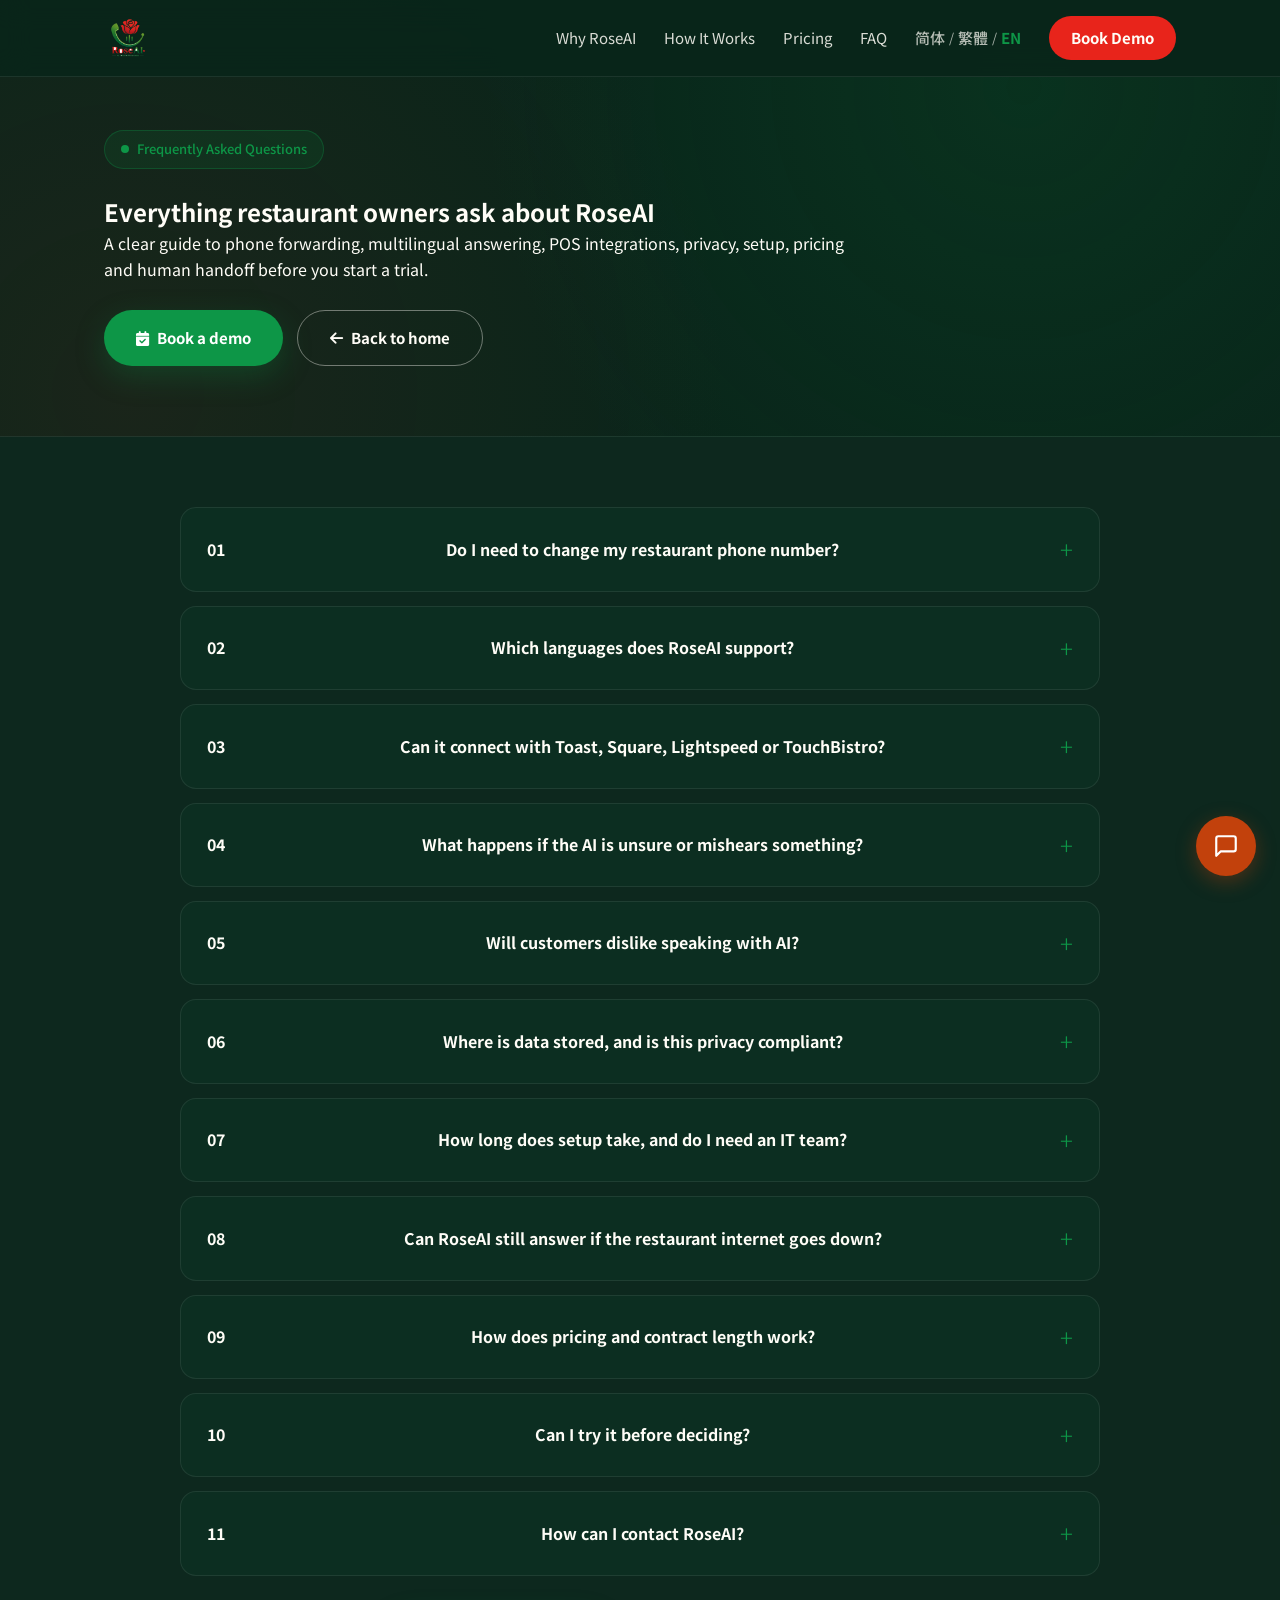
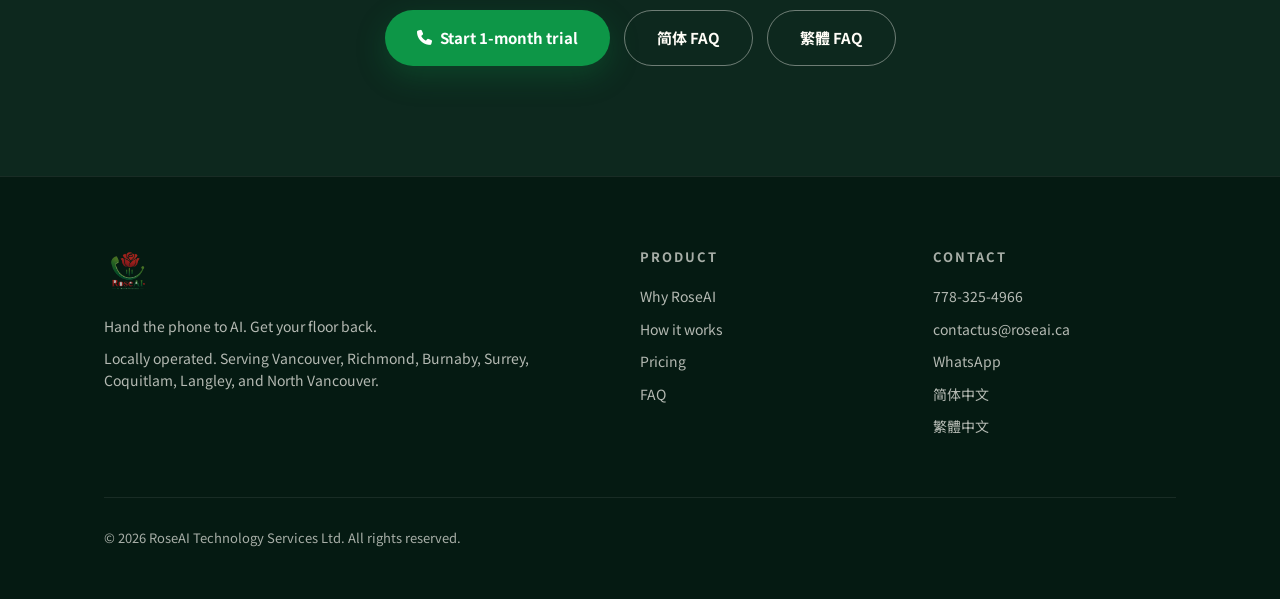
<file: en/faq.html>
<!DOCTYPE html>
<html lang="en">
<head>
    <meta charset="UTF-8">
    <meta name="viewport" content="width=device-width, initial-scale=1.0">
    <title>RoseAI | FAQ</title>
    <meta name="description" content="RoseAI FAQ for restaurant owners: multilingual phone answering, POS integrations, privacy, pricing, setup and human handoff.">
    <meta name="theme-color" content="#09251A">
    <link rel="preconnect" href="https://fonts.googleapis.com">
    <link rel="preconnect" href="https://fonts.gstatic.com" crossorigin>
    <link href="https://fonts.googleapis.com/css2?family=Noto+Sans+SC:wght@300;400;500;700&family=Noto+Serif+SC:wght@600;700;900&display=swap" rel="stylesheet">
    <link rel="stylesheet" href="https://cdnjs.cloudflare.com/ajax/libs/font-awesome/6.5.1/css/all.min.css">
    <link rel="icon" type="image/svg+xml" href="../assets/favicon.svg">
    <link rel="stylesheet" href="../assets/css/site.css">
    <link rel="stylesheet" href="../assets/css/chat-widget.css">
</head>
<body class="faq-page">
    <header>
        <div class="container">
            <a href="index.html" class="logo"><img src="../assets/logo.png" alt="RoseAI" class="logo-img"></a>
            <nav>
                <a href="index.html#features" class="nav-link">Why RoseAI</a>
                <a href="index.html#workflow" class="nav-link">How It Works</a>
                <a href="index.html#pricing" class="nav-link">Pricing</a>
                <a href="faq.html" class="nav-link">FAQ</a>
                <span class="lang-switch"><a href="../zh/faq.html">简体</a> / <a href="../zh-hant/faq.html">繁體</a> / <a href="faq.html" class="active">EN</a></span>
                <a href="index.html#trial-form" class="btn-nav">Book Demo</a>
            </nav>
        </div>
    </header>

    <section class="content-hero">
        <div class="container">
            <div class="hero-tag"><span class="dot"></span>Frequently Asked Questions</div>
            <h1>Everything restaurant owners ask about <span>RoseAI</span></h1>
            <p class="lead">A clear guide to phone forwarding, multilingual answering, POS integrations, privacy, setup, pricing and human handoff before you start a trial.</p>
            <div class="cta-row">
                <a href="index.html#trial-form" class="btn-primary"><i class="fa-solid fa-calendar-check"></i>Book a demo</a>
                <a href="index.html" class="btn-secondary"><i class="fa-solid fa-arrow-left"></i>Back to home</a>
            </div>
        </div>
    </section>

    <section class="faq-section section-padding">
        <div class="container">
            <div class="faq-list">
                <details class="faq-item">
                    <summary><span>01</span>Do I need to change my restaurant phone number?</summary>
                    <div class="faq-content">No. RoseAI connects through call forwarding, so your Google Business Profile, menus, storefront signage and existing phone number can stay exactly as they are. Basic setup usually takes about 10 minutes.</div>
                </details>
                <details class="faq-item">
                    <summary><span>02</span>Which languages does RoseAI support?</summary>
                    <div class="faq-content">RoseAI supports English, Mandarin, Cantonese and Spanish, and can automatically detect the caller language. It is designed for multilingual restaurants across Greater Vancouver.</div>
                </details>
                <details class="faq-item">
                    <summary><span>03</span>Can it connect with Toast, Square, Lightspeed or TouchBistro?</summary>
                    <div class="faq-content">Yes. RoseAI can connect with major POS systems and send phone orders into your workflow. For older systems without an open API, SMS, email or kitchen-ticket printing can be used as fallback options.</div>
                </details>
                <details class="faq-item">
                    <summary><span>04</span>What happens if the AI is unsure or mishears something?</summary>
                    <div class="faq-content">RoseAI repeats key order details for confirmation, flags uncertain items for staff review, and can transfer to a human for allergies, complaints, complex customizations or high-value orders.</div>
                </details>
                <details class="faq-item">
                    <summary><span>05</span>Will customers dislike speaking with AI?</summary>
                    <div class="faq-content">Most guests care most about getting answered quickly, being understood and placing the order correctly. You can choose whether the greeting clearly discloses the AI assistant, and callers can still request a human.</div>
                </details>
                <details class="faq-item">
                    <summary><span>06</span>Where is data stored, and is this privacy compliant?</summary>
                    <div class="faq-content">RoseAI is designed with Canadian privacy expectations in mind, with call and order data prioritized for Canadian storage regions plus export, deletion and access-control workflows. For obligations specific to your business, confirm with your legal advisor.</div>
                </details>
                <details class="faq-item">
                    <summary><span>07</span>How long does setup take, and do I need an IT team?</summary>
                    <div class="faq-content">Most restaurants can go live within 7 days. You do not need an internal IT team: we help configure your menu, hours, FAQs, language preferences, human handoff rules and POS or printer workflow.</div>
                </details>
                <details class="faq-item">
                    <summary><span>08</span>Can RoseAI still answer if the restaurant internet goes down?</summary>
                    <div class="faq-content">Yes. RoseAI runs in the cloud, so calls can still be answered and logged when your in-store network has issues. Local printing depends on your hardware setup, and 4G printer fallback can be configured when needed.</div>
                </details>
                <details class="faq-item">
                    <summary><span>09</span>How does pricing and contract length work?</summary>
                    <div class="faq-content">Plans are month-to-month with no minimum commitment. Standard pricing: <strong>Lite $99/month</strong> (200 min, $0.90/min overage), <strong>Pro $599/month</strong> (900 min, $0.80/min overage), <strong>Elite $1,299/month</strong> (2,000 min, $0.70/min overage), <strong>Enterprise $2,999/month</strong> (5,000+ min, $0.60/min overage). All prices in CAD, excluding GST/PST. Save 15% with annual billing. No setup fees, no hardware deposits.</div>
                </details>
                <details class="faq-item">
                    <summary><span>10</span>Can I try it before deciding?</summary>
                    <div class="faq-content">Yes. You can book a demo or request a trial using your real menu and real call scenarios before deciding whether to go live.</div>
                </details>
                <details class="faq-item">
                    <summary><span>11</span>How can I contact RoseAI?</summary>
                    <div class="faq-content">You can reach us by phone at <a href="tel:7783254966">778-325-4966</a>, email at contactus@roseai.ca, on WeChat at RoseAI_CA, or via WhatsApp. Our local Greater Vancouver team provides support in English, Mandarin, and Cantonese.</div>
                </details>

            </div>
            <div class="back-row">
                <a href="index.html#trial-form" class="btn-primary"><i class="fa-solid fa-phone"></i>Start 1-month trial</a>
                <a href="../zh/faq.html" class="btn-secondary">简体 FAQ</a>
                <a href="../zh-hant/faq.html" class="btn-secondary">繁體 FAQ</a>
            </div>
        </div>
    </section>

    <footer>
        <div class="container">
            <div class="footer-grid">
                <div>
                    <a href="index.html" class="logo"><img src="../assets/logo.png" alt="RoseAI" class="logo-img"></a>
                    <p class="footer-intro">Hand the phone to AI. Get your floor back.</p>
                    <p>Locally operated. Serving Vancouver, Richmond, Burnaby, Surrey, Coquitlam, Langley, and North Vancouver.</p>
                </div>
                <div>
                    <h4>Product</h4>
                    <a href="index.html#features">Why RoseAI</a>
                    <a href="index.html#workflow">How it works</a>
                    <a href="index.html#pricing">Pricing</a>
                    <a href="faq.html">FAQ</a>
                </div>
                <div>
                    <h4>Contact</h4>
                    <a href="tel:7783254966">778-325-4966</a>
                    <a href="mailto:contactus@roseai.ca">contactus@roseai.ca</a>
                    <a href="https://wa.me/17783254966">WhatsApp</a>
                    <a href="../zh/">简体中文</a>
                    <a href="../zh-hant/faq.html">繁體中文</a>
                </div>
            </div>
            <div class="footer-bottom">
                <div>© 2026 RoseAI Technology Services Ltd. All rights reserved.</div>
            </div>
        </div>
    </footer>
<script src="../assets/js/chat-widget.js"></script>
</body>
</html>
</file>
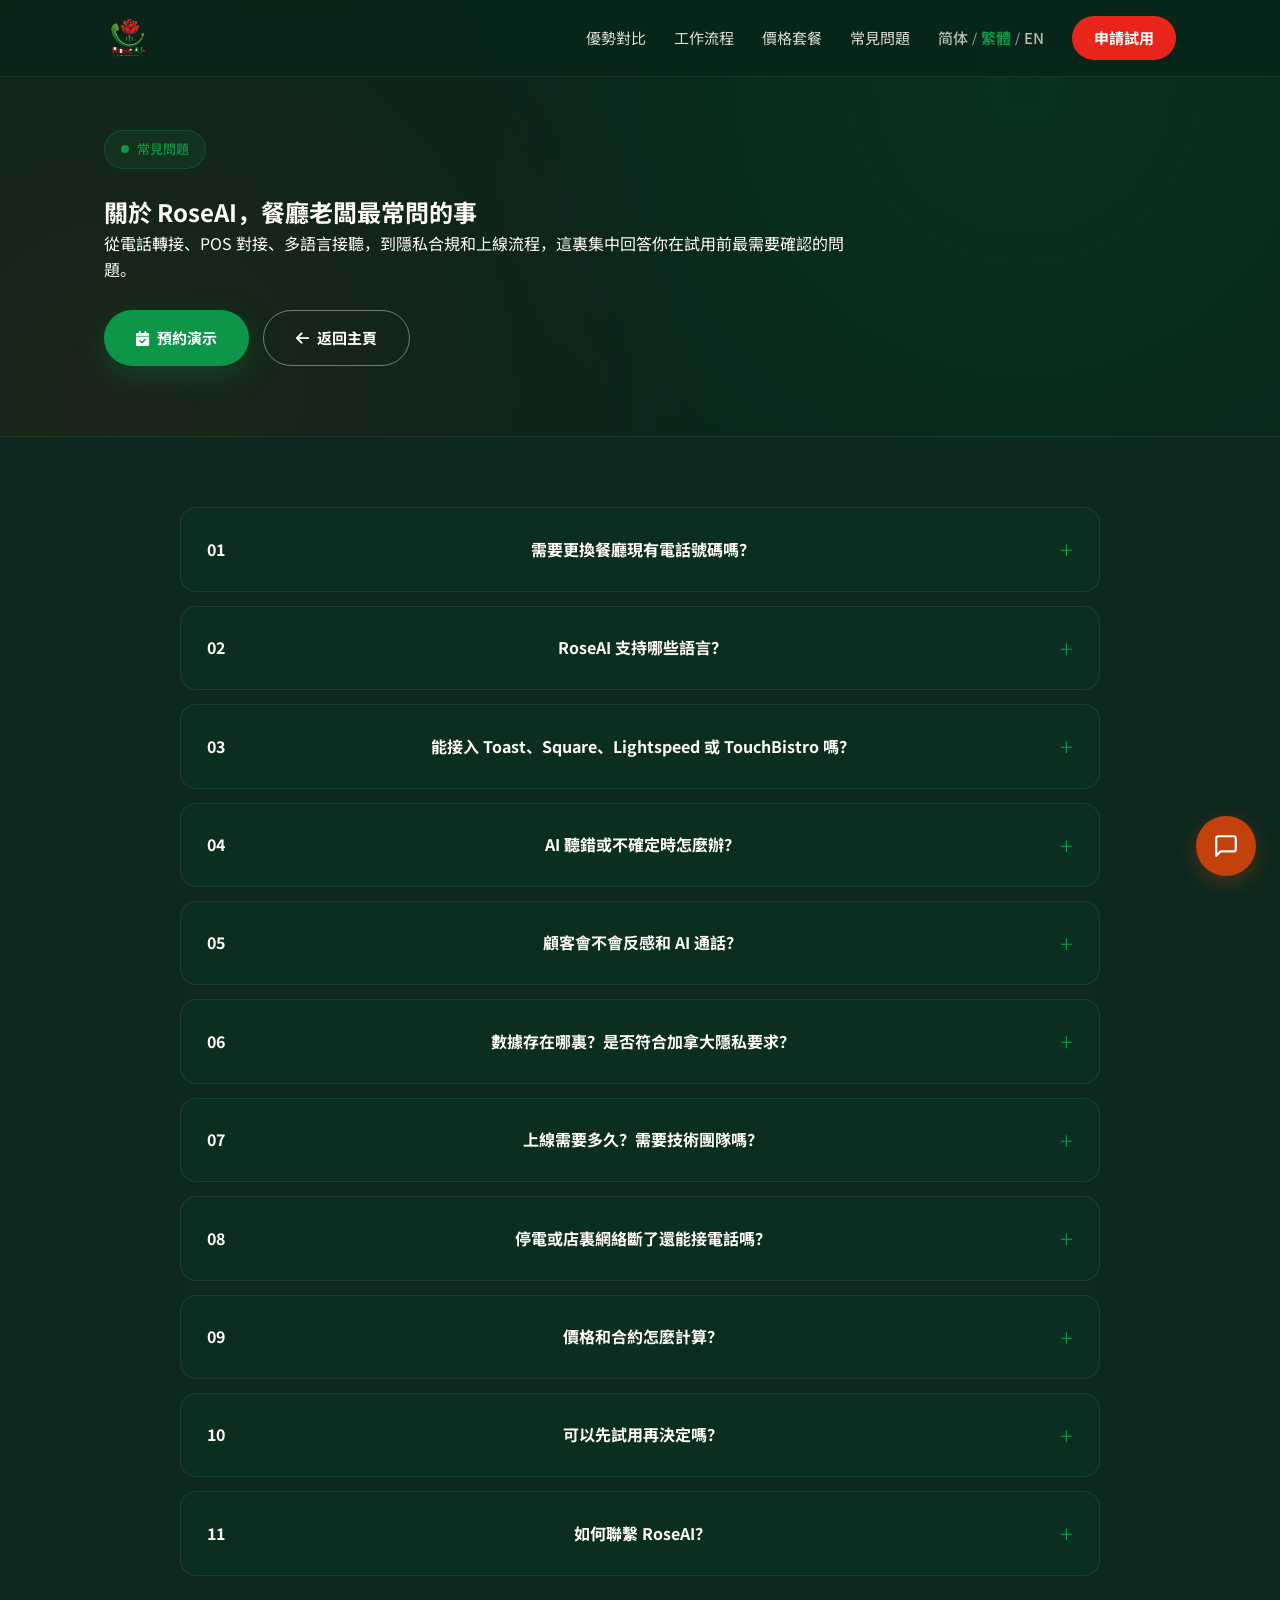
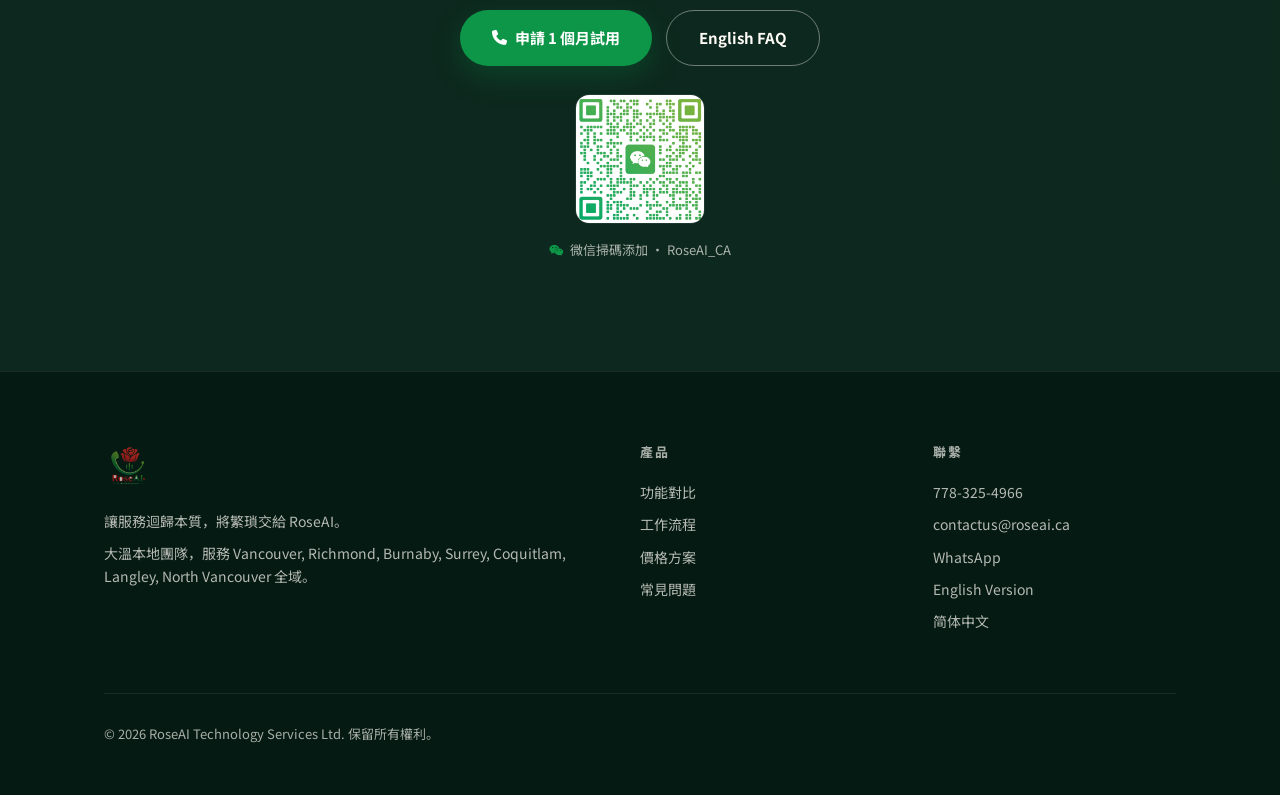
<file: zh-hant/faq.html>
<!DOCTYPE html>
<html lang="zh-HK">
<head>
    <meta charset="UTF-8">
    <meta name="viewport" content="width=device-width, initial-scale=1.0">
    <title>RoseAI | 常見問題</title>
    <meta name="description" content="RoseAI 餐廳 AI 電話接待系統常見問題：多語言接聽、POS 對接、隱私合規、價格、上線流程與人工兜底。">
    <meta name="theme-color" content="#09251A">
    <link rel="preconnect" href="https://fonts.googleapis.com">
    <link rel="preconnect" href="https://fonts.gstatic.com" crossorigin>
    <link href="https://fonts.googleapis.com/css2?family=Noto+Sans+SC:wght@300;400;500;700&family=Noto+Serif+SC:wght@600;700;900&display=swap" rel="stylesheet">
    <link rel="stylesheet" href="https://cdnjs.cloudflare.com/ajax/libs/font-awesome/6.5.1/css/all.min.css">
    <link rel="icon" type="image/svg+xml" href="../assets/favicon.svg">
    <link rel="stylesheet" href="../assets/css/site.css">
    <link rel="stylesheet" href="../assets/css/chat-widget.css">
</head>
<body class="faq-page">
    <header>
        <div class="container">
            <a href="index.html" class="logo"><img src="../assets/logo.png" alt="RoseAI" class="logo-img"></a>
            <nav>
                <a href="index.html#features" class="nav-link">優勢對比</a>
                <a href="index.html#workflow" class="nav-link">工作流程</a>
                <a href="index.html#pricing" class="nav-link">價格套餐</a>
                <a href="faq.html" class="nav-link">常見問題</a>
                <span class="lang-switch"><a href="../zh/faq.html">简体</a> / <a href="faq.html" class="active">繁體</a> / <a href="../en/faq.html">EN</a></span>
                <a href="index.html#trial-form" class="btn-nav">申請試用</a>
            </nav>
        </div>
    </header>

    <section class="content-hero">
        <div class="container">
            <div class="hero-tag"><span class="dot"></span>常見問題</div>
            <h1>關於 RoseAI，<span>餐廳老闆最常問的事</span></h1>
            <p class="lead">從電話轉接、POS 對接、多語言接聽，到隱私合規和上線流程，這裏集中回答你在試用前最需要確認的問題。</p>
            <div class="cta-row">
                <a href="index.html#trial-form" class="btn-primary"><i class="fa-solid fa-calendar-check"></i>預約演示</a>
                <a href="/zh-hant/" class="btn-secondary"><i class="fa-solid fa-arrow-left"></i>返回主頁</a>
            </div>
        </div>
    </section>

    <section class="faq-section section-padding">
        <div class="container">
            <div class="faq-list">
                <details class="faq-item">
                    <summary><span>01</span>需要更換餐廳現有電話號碼嗎？</summary>
                    <div class="faq-content">不需要。RoseAI 通過呼叫轉移接入你現有的電話線路，Google 商家頁、菜單、門店物料上的號碼都不用改。通常 10 分鐘內就能完成基礎配置。</div>
                </details>
                <details class="faq-item">
                    <summary><span>02</span>RoseAI 支持哪些語言？</summary>
                    <div class="faq-content">RoseAI 支持普通話、粵語、英語和西班牙語，並能自動識別來電語言。適合大溫多語言餐廳，尤其是中餐、茶餐廳、火鍋、燒烤和快餐外賣場景。</div>
                </details>
                <details class="faq-item">
                    <summary><span>03</span>能接入 Toast、Square、Lightspeed 或 TouchBistro 嗎？</summary>
                    <div class="faq-content">可以。RoseAI 可對接主流 POS，把電話訂單寫入系統或推送到廚房。對於沒有開放接口的舊系統，也可以用短信、郵件或廚房小票作爲兜底方案。</div>
                </details>
                <details class="faq-item">
                    <summary><span>04</span>AI 聽錯或不確定時怎麼辦？</summary>
                    <div class="faq-content">RoseAI 會複述關鍵信息讓顧客確認；不確定的內容會標記給店員複覈；涉及過敏、投訴、複雜定製或大額訂單時，可以自動轉人工。</div>
                </details>
                <details class="faq-item">
                    <summary><span>05</span>顧客會不會反感和 AI 通話？</summary>
                    <div class="faq-content">大多數顧客更在意是否立刻接通、是否聽得懂、是否能準確下單。你也可以選擇在開場白中明確說明這是 AI 助手，並保留隨時轉人工選項。</div>
                </details>
                <details class="faq-item">
                    <summary><span>06</span>數據存在哪裏？是否符合加拿大隱私要求？</summary>
                    <div class="faq-content">RoseAI 按加拿大隱私要求設計，通話和訂單數據優先存放在加拿大區域，並提供數據導出、刪除和權限控制能力。具體合規義務仍建議結合你的業務諮詢專業顧問。</div>
                </details>
                <details class="faq-item">
                    <summary><span>07</span>上線需要多久？需要技術團隊嗎？</summary>
                    <div class="faq-content">通常 7 天內可以上線，不需要餐廳自己配 IT 團隊。我們會協助整理菜單、營業時間、常見問題、語言偏好、轉人工規則和 POS/打印方案。</div>
                </details>
                <details class="faq-item">
                    <summary><span>08</span>停電或店裏網絡斷了還能接電話嗎？</summary>
                    <div class="faq-content">RoseAI 運行在雲端，餐廳本地網絡異常時仍可接聽並記錄來電。若訂單需要本地打印，則會根據你的硬件方案決定是否使用 4G 小票機兜底。</div>
                </details>
                <details class="faq-item">
                    <summary><span>09</span>價格和合約怎麼計算？</summary>
                    <div class="faq-content">套餐按月訂閱，無最低合約期，可隨時取消。標準方案：<strong>基礎版 Lite $99/月</strong>（200 分鐘，$0.90/分鐘超額）、<strong>專業版 Pro $599/月</strong>（900 分鐘，$0.80/分鐘超額）、<strong>高級版 Elite $1,299/月</strong>（2,000 分鐘，$0.70/分鐘超額）、<strong>旗艦版 Enterprise $2,999/月</strong>（5,000 分鐘起，$0.60/分鐘超額）。所有價格均為加元，不含 GST/PST。年付享 15% 折扣，無安裝費、無設備押金。</div>
                </details>
                <details class="faq-item">
                    <summary><span>10</span>可以先試用再決定嗎？</summary>
                    <div class="faq-content">可以。你可以先預約演示或申請試用，用真實菜單和真實電話場景測試接聽效果，再決定是否正式上線。</div>
                </details>
                <details class="faq-item">
                    <summary><span>11</span>如何聯繫 RoseAI？</summary>
                    <div class="faq-content">你可以通過以下方式聯繫我們：電話 <a href="tel:7783254966">778-325-4966</a>，郵件 contactus@roseai.ca，微信 RoseAI_CA，或 WhatsApp。大溫本地團隊提供中文、英文、粵語客服支持。</div>
                </details>

            </div>
            <div class="back-row">
                <a href="index.html#trial-form" class="btn-primary"><i class="fa-solid fa-phone"></i>申請 1 個月試用</a>
                <a href="../en/faq.html" class="btn-secondary">English FAQ</a>
            </div>

            <div style="text-align:center; margin-top: 28px;">
                <img src="../assets/wechat-qr.png" alt="微信二維碼" style="width: 130px; height: 130px; border-radius: 14px; border: 1px solid rgba(255,255,255,0.08);">
                <p style="font-size: 13px; color: rgba(255,253,247,0.65); margin-top: 10px;"><i class="fa-brands fa-weixin" style="color: #0d9647; margin-right: 6px;"></i>微信掃碼添加 · RoseAI_CA</p>
            </div>
        </div>
    </section>

    <footer>
        <div class="container">
            <div class="footer-grid">
                <div>
                    <a href="index.html" class="logo"><img src="../assets/logo.png" alt="RoseAI" class="logo-img"></a>
                    <p class="footer-intro">讓服務迴歸本質，將繁瑣交給 RoseAI。</p>
                    <p>大溫本地團隊，服務 Vancouver, Richmond, Burnaby, Surrey, Coquitlam, Langley, North Vancouver 全域。</p>
                </div>
                <div>
                    <h4>產品</h4>
                    <a href="index.html#features">功能對比</a>
                    <a href="index.html#workflow">工作流程</a>
                    <a href="index.html#pricing">價格方案</a>
                    <a href="faq.html">常見問題</a>
                </div>
                <div>
                    <h4>聯繫</h4>
                    <a href="tel:7783254966">778-325-4966</a>
                    <a href="mailto:contactus@roseai.ca">contactus@roseai.ca</a>
                    <a href="https://wa.me/17783254966">WhatsApp</a>
                    <a href="../en/">English Version</a>
                    <a href="../zh/faq.html">简体中文</a>
                </div>
            </div>
            <div class="footer-bottom">
                <div>© 2026 RoseAI Technology Services Ltd. 保留所有權利。</div>
            </div>
        </div>
    </footer>
<script src="../assets/js/chat-widget.js"></script>
</body>
</html>
</file>
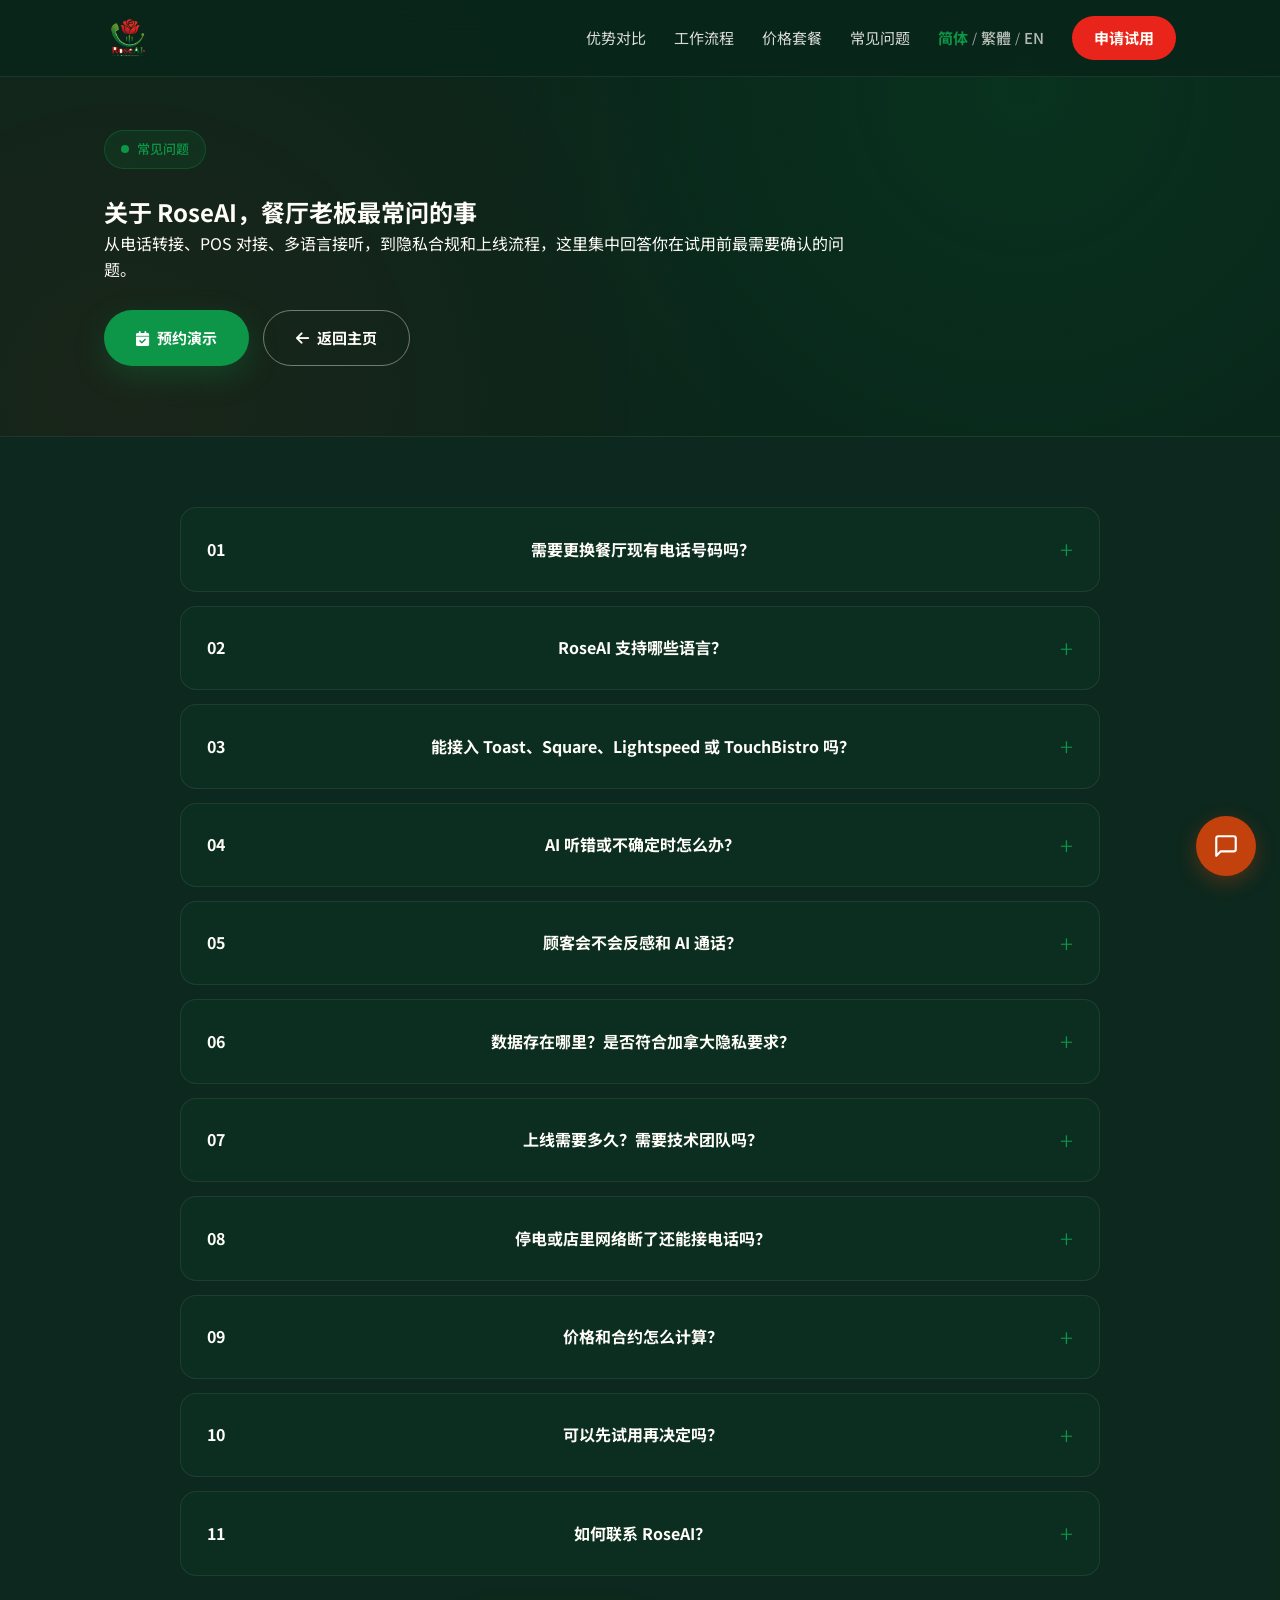
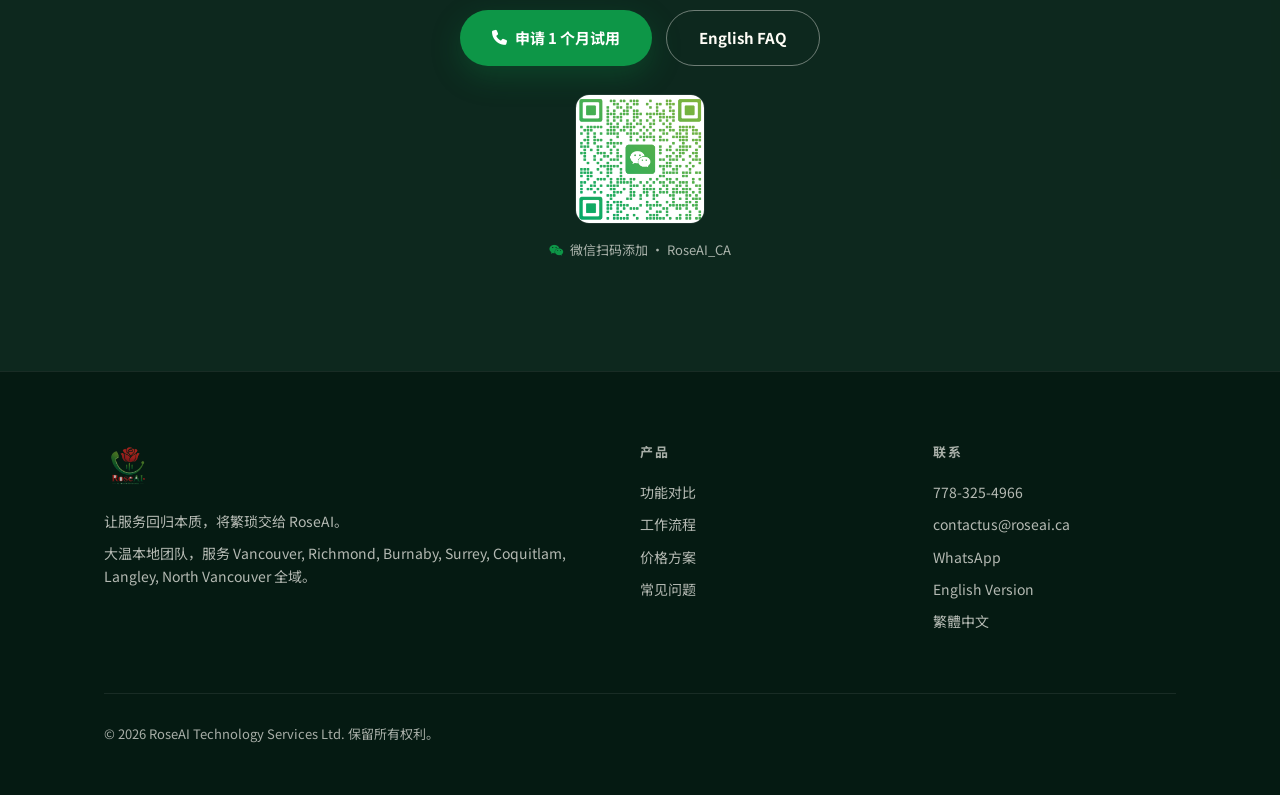
<file: zh/faq.html>
<!DOCTYPE html>
<html lang="zh-CN">
<head>
    <meta charset="UTF-8">
    <meta name="viewport" content="width=device-width, initial-scale=1.0">
    <title>RoseAI | 常见问题</title>
    <meta name="description" content="RoseAI 餐厅 AI 电话接待系统常见问题：多语言接听、POS 对接、隐私合规、价格、上线流程与人工兜底。">
    <meta name="theme-color" content="#09251A">
    <link rel="preconnect" href="https://fonts.googleapis.com">
    <link rel="preconnect" href="https://fonts.gstatic.com" crossorigin>
    <link href="https://fonts.googleapis.com/css2?family=Noto+Sans+SC:wght@300;400;500;700&family=Noto+Serif+SC:wght@600;700;900&display=swap" rel="stylesheet">
    <link rel="stylesheet" href="https://cdnjs.cloudflare.com/ajax/libs/font-awesome/6.5.1/css/all.min.css">
    <link rel="icon" type="image/svg+xml" href="../assets/favicon.svg">
    <link rel="stylesheet" href="../assets/css/site.css">
    <link rel="stylesheet" href="../assets/css/chat-widget.css">
</head>
<body class="faq-page">
    <header>
        <div class="container">
            <a href="index.html" class="logo"><img src="../assets/logo.png" alt="RoseAI" class="logo-img"></a>
            <nav>
                <a href="index.html#features" class="nav-link">优势对比</a>
                <a href="index.html#workflow" class="nav-link">工作流程</a>
                <a href="index.html#pricing" class="nav-link">价格套餐</a>
                <a href="faq.html" class="nav-link">常见问题</a>
                <span class="lang-switch"><a href="faq.html" class="active">简体</a> / <a href="../zh-hant/faq.html">繁體</a> / <a href="../en/faq.html">EN</a></span>
                <a href="index.html#trial-form" class="btn-nav">申请试用</a>
            </nav>
        </div>
    </header>

    <section class="content-hero">
        <div class="container">
            <div class="hero-tag"><span class="dot"></span>常见问题</div>
            <h1>关于 RoseAI，<span>餐厅老板最常问的事</span></h1>
            <p class="lead">从电话转接、POS 对接、多语言接听，到隐私合规和上线流程，这里集中回答你在试用前最需要确认的问题。</p>
            <div class="cta-row">
                <a href="index.html#trial-form" class="btn-primary"><i class="fa-solid fa-calendar-check"></i>预约演示</a>
                <a href="index.html" class="btn-secondary"><i class="fa-solid fa-arrow-left"></i>返回主页</a>
            </div>
        </div>
    </section>

    <section class="faq-section section-padding">
        <div class="container">
            <div class="faq-list">
                <details class="faq-item">
                    <summary><span>01</span>需要更换餐厅现有电话号码吗？</summary>
                    <div class="faq-content">不需要。RoseAI 通过呼叫转移接入你现有的电话线路，Google 商家页、菜单、门店物料上的号码都不用改。通常 10 分钟内就能完成基础配置。</div>
                </details>
                <details class="faq-item">
                    <summary><span>02</span>RoseAI 支持哪些语言？</summary>
                    <div class="faq-content">RoseAI 支持普通话、粤语、英语和西班牙语，并能自动识别来电语言。适合大温多语言餐厅，尤其是中餐、茶餐厅、火锅、烧烤和快餐外卖场景。</div>
                </details>
                <details class="faq-item">
                    <summary><span>03</span>能接入 Toast、Square、Lightspeed 或 TouchBistro 吗？</summary>
                    <div class="faq-content">可以。RoseAI 可对接主流 POS，把电话订单写入系统或推送到厨房。对于没有开放接口的旧系统，也可以用短信、邮件或厨房小票作为兜底方案。</div>
                </details>
                <details class="faq-item">
                    <summary><span>04</span>AI 听错或不确定时怎么办？</summary>
                    <div class="faq-content">RoseAI 会复述关键信息让顾客确认；不确定的内容会标记给店员复核；涉及过敏、投诉、复杂定制或大额订单时，可以自动转人工。</div>
                </details>
                <details class="faq-item">
                    <summary><span>05</span>顾客会不会反感和 AI 通话？</summary>
                    <div class="faq-content">大多数顾客更在意是否立刻接通、是否听得懂、是否能准确下单。你也可以选择在开场白中明确说明这是 AI 助手，并保留随时转人工选项。</div>
                </details>
                <details class="faq-item">
                    <summary><span>06</span>数据存在哪里？是否符合加拿大隐私要求？</summary>
                    <div class="faq-content">RoseAI 按加拿大隐私要求设计，通话和订单数据优先存放在加拿大区域，并提供数据导出、删除和权限控制能力。具体合规义务仍建议结合你的业务咨询专业顾问。</div>
                </details>
                <details class="faq-item">
                    <summary><span>07</span>上线需要多久？需要技术团队吗？</summary>
                    <div class="faq-content">通常 7 天内可以上线，不需要餐厅自己配 IT 团队。我们会协助整理菜单、营业时间、常见问题、语言偏好、转人工规则和 POS/打印方案。</div>
                </details>
                <details class="faq-item">
                    <summary><span>08</span>停电或店里网络断了还能接电话吗？</summary>
                    <div class="faq-content">RoseAI 运行在云端，餐厅本地网络异常时仍可接听并记录来电。若订单需要本地打印，则会根据你的硬件方案决定是否使用 4G 小票机兜底。</div>
                </details>
                <details class="faq-item">
                    <summary><span>09</span>价格和合约怎么计算？</summary>
                    <div class="faq-content">套餐按月订阅，无最低合约期，可随时取消。标准方案：<strong>基础版 Lite $99/月</strong>（200 分钟，$0.90/分钟超额）、<strong>专业版 Pro $599/月</strong>（900 分钟，$0.80/分钟超额）、<strong>高级版 Elite $1,299/月</strong>（2,000 分钟，$0.70/分钟超额）、<strong>旗舰版 Enterprise $2,999/月</strong>（5,000 分钟起，$0.60/分钟超额）。所有价格均为加元，不含 GST/PST。年付享 15% 折扣，无安装费、无设备押金。</div>
                </details>
                <details class="faq-item">
                    <summary><span>10</span>可以先试用再决定吗？</summary>
                    <div class="faq-content">可以。你可以先预约演示或申请试用，用真实菜单和真实电话场景测试接听效果，再决定是否正式上线。</div>
                </details>
                <details class="faq-item">
                    <summary><span>11</span>如何联系 RoseAI？</summary>
                    <div class="faq-content">你可以通过以下方式联系我们：电话 <a href="tel:7783254966">778-325-4966</a>，邮件 contactus@roseai.ca，微信 RoseAI_CA，或 WhatsApp。大温本地团队提供中文、英文、粤语客服支持。</div>
                </details>

            </div>
            <div class="back-row">
                <a href="index.html#trial-form" class="btn-primary"><i class="fa-solid fa-phone"></i>申请 1 个月试用</a>
                <a href="../en/faq.html" class="btn-secondary">English FAQ</a>
            </div>

            <div style="text-align:center; margin-top: 28px;">
                <img src="../assets/wechat-qr.png" alt="微信二维码" style="width: 130px; height: 130px; border-radius: 14px; border: 1px solid rgba(255,255,255,0.08);">
                <p style="font-size: 13px; color: rgba(255,253,247,0.65); margin-top: 10px;"><i class="fa-brands fa-weixin" style="color: #0d9647; margin-right: 6px;"></i>微信扫码添加 · RoseAI_CA</p>
            </div>
        </div>
    </section>

    <footer>
        <div class="container">
            <div class="footer-grid">
                <div>
                    <a href="index.html" class="logo"><img src="../assets/logo.png" alt="RoseAI" class="logo-img"></a>
                    <p class="footer-intro">让服务回归本质，将繁琐交给 RoseAI。</p>
                    <p>大温本地团队，服务 Vancouver, Richmond, Burnaby, Surrey, Coquitlam, Langley, North Vancouver 全域。</p>
                </div>
                <div>
                    <h4>产品</h4>
                    <a href="index.html#features">功能对比</a>
                    <a href="index.html#workflow">工作流程</a>
                    <a href="index.html#pricing">价格方案</a>
                    <a href="faq.html">常见问题</a>
                </div>
                <div>
                    <h4>联系</h4>
                    <a href="tel:7783254966">778-325-4966</a>
                    <a href="mailto:contactus@roseai.ca">contactus@roseai.ca</a>
                    <a href="https://wa.me/17783254966">WhatsApp</a>
                    <a href="../en/">English Version</a>
                    <a href="../zh-hant/faq.html">繁體中文</a>
                </div>
            </div>
            <div class="footer-bottom">
                <div>© 2026 RoseAI Technology Services Ltd. 保留所有权利。</div>
            </div>
        </div>
    </footer>
<script src="../assets/js/chat-widget.js"></script>
</body>
</html>
</file>
<file: assets/css/site.css>
:root {
            --dark-ink: #09251A;
            --darker: #051a12;
            --card-bg: #0c2e21;
            --primary-green: #086B31;
            --primary-green-bright: #0d9647;
            --accent-red: #E8241B;
            --accent-red-dark: #b51d15;
            --cream: #FFFDF7;
            --muted: rgba(255, 253, 247, 0.65);
            --glass: rgba(255, 255, 255, 0.04);
            --border: rgba(255, 255, 255, 0.08);
            --transition: all 0.3s cubic-bezier(0.4, 0, 0.2, 1);
        }

        * { margin: 0; padding: 0; box-sizing: border-box; }
        html { scroll-behavior: smooth; }
        body {
            font-family: 'Noto Sans SC', sans-serif;
            background-color: var(--dark-ink);
            color: var(--cream);
            line-height: 1.6;
            padding-bottom: 80px; /* 移动端底部 CTA 占位 */
        }
        @media (min-width: 769px) { body { padding-bottom: 0; } }

        .container { max-width: 1200px; margin: 0 auto; padding: 0 5%; }
        a { color: inherit; }

        /* ===== Header ===== */
        header {
            position: fixed; top: 0; width: 100%;
            padding: 14px 0;
            background: rgba(9, 37, 26, 0.92);
            backdrop-filter: blur(15px);
            -webkit-backdrop-filter: blur(15px);
            z-index: 1000;
            border-bottom: 1px solid var(--border);
        }
        header .container { display: flex; justify-content: space-between; align-items: center; }
        .logo {
            text-decoration: none;
            display: inline-flex;
            align-items: center;
        }
        .logo-img { height: 48px; display: block; }
        .logo span { color: var(--accent-red); }
        nav { display: flex; align-items: center; }
        nav a {
            text-decoration: none; color: var(--cream);
            margin-left: 28px; font-size: 15px;
            transition: var(--transition); opacity: 0.85;
        }
        nav a:hover { color: var(--primary-green-bright); opacity: 1; }
        nav a.btn-nav {
            background: var(--accent-red);
            padding: 10px 22px;
            border-radius: 50px;
            font-weight: 700;
            opacity: 1;
        }
        nav a.btn-nav:hover { background: var(--accent-red-dark); color: var(--cream); }
        .lang-switch {
            margin-left: 28px;
            font-size: 13px;
            color: var(--muted);
            display: inline-flex; align-items: center; gap: 4px;
        }
        .lang-switch a {
            margin-left: 0;
            opacity: 0.7;
            font-weight: 500;
        }
        .lang-switch a.active {
            color: var(--primary-green-bright);
            opacity: 1;
            font-weight: 700;
        }

        /* ===== Hero ===== */
        .hero {
            min-height: 92vh; display: flex; align-items: center;
            background:
                radial-gradient(circle at 80% 20%, rgba(8,107,49,0.18) 0%, transparent 50%),
                radial-gradient(circle at 10% 90%, rgba(232,36,27,0.08) 0%, transparent 50%);
            padding: 120px 0 60px;
            position: relative;
        }
        .hero-grid {
            display: grid;
            grid-template-columns: 1.2fr 1fr;
            gap: 60px;
            align-items: center;
        }
        .hero-tag {
            display: inline-flex; align-items: center; gap: 8px;
            background: rgba(13, 150, 71, 0.12);
            border: 1px solid rgba(13, 150, 71, 0.3);
            color: var(--primary-green-bright);
            padding: 8px 16px; border-radius: 50px;
            font-size: 13px; font-weight: 500;
            margin-bottom: 24px;
        }
        .hero-tag .dot {
            width: 8px; height: 8px; border-radius: 50%;
            background: var(--primary-green-bright);
            box-shadow: 0 0 0 0 rgba(13, 150, 71, 0.7);
            animation: pulse 2s infinite;
        }
        @keyframes pulse {
            0% { box-shadow: 0 0 0 0 rgba(13, 150, 71, 0.7); }
            70% { box-shadow: 0 0 0 10px rgba(13, 150, 71, 0); }
            100% { box-shadow: 0 0 0 0 rgba(13, 150, 71, 0); }
        }
        .hero h1 {
            font-family: 'Noto Serif SC', serif;
            font-size: clamp(34px, 5.5vw, 64px);
            font-weight: 900;
            line-height: 1.12; margin-bottom: 22px;
            letter-spacing: -0.5px;
        }
        .hero h1 span { color: var(--accent-red); }
        .hero .lead {
            font-size: clamp(16px, 1.6vw, 19px);
            max-width: 580px; margin-bottom: 16px;
            color: var(--muted);
        }
        .hero-trust {
            display: flex; align-items: center; gap: 18px;
            margin: 28px 0 32px;
            font-size: 13px; color: var(--muted);
            flex-wrap: wrap;
        }
        .hero-trust span { display: inline-flex; align-items: center; gap: 6px; }
        .hero-trust i { color: var(--primary-green-bright); }
        .cta-row { display: flex; gap: 14px; flex-wrap: wrap; }
        .btn-primary, .btn-secondary {
            display: inline-flex; align-items: center; gap: 8px;
            padding: 15px 32px; border-radius: 50px;
            text-decoration: none; font-weight: 700;
            font-size: 15px;
            transition: var(--transition);
            cursor: pointer; border: none;
            font-family: inherit;
        }
        .btn-primary {
            background: var(--primary-green-bright);
            color: white;
            box-shadow: 0 10px 30px rgba(13, 150, 71, 0.25);
        }
        .btn-primary:hover { transform: translateY(-2px); background: var(--primary-green); box-shadow: 0 14px 36px rgba(13, 150, 71, 0.35); }
        .btn-secondary {
            border: 1.5px solid rgba(255,253,247,0.4);
            color: var(--cream);
            background: transparent;
        }
        .btn-secondary:hover { border-color: var(--cream); background: rgba(255,255,255,0.05); }

        /* ===== Hero Phone Mockup ===== */
        .phone-mockup {
            position: relative;
            max-width: 340px;
            margin: 0 auto;
            background: linear-gradient(145deg, #1a3d2c, #0c2e21);
            border-radius: 36px;
            padding: 18px 14px;
            box-shadow:
                0 30px 60px rgba(0,0,0,0.5),
                0 0 0 1px var(--border),
                inset 0 1px 0 rgba(255,255,255,0.08);
        }
        .phone-screen {
            background: var(--darker);
            border-radius: 22px;
            padding: 22px 18px;
            min-height: 460px;
            display: flex; flex-direction: column;
        }
        .phone-header {
            display: flex; justify-content: space-between; align-items: center;
            font-size: 11px; color: var(--muted);
            padding-bottom: 14px; margin-bottom: 14px;
            border-bottom: 1px solid var(--border);
        }
        .phone-header .live { display: inline-flex; align-items: center; gap: 5px; color: var(--primary-green-bright); }
        .phone-header .live::before {
            content: ''; width: 6px; height: 6px; border-radius: 50%;
            background: var(--primary-green-bright);
            animation: pulse 1.5s infinite;
        }
        .bubble {
            padding: 10px 14px; border-radius: 14px;
            font-size: 13px; line-height: 1.5;
            margin-bottom: 10px; max-width: 85%;
            animation: bubbleIn 0.5s ease both;
        }
        .bubble.ai {
            background: rgba(13, 150, 71, 0.15);
            border: 1px solid rgba(13, 150, 71, 0.25);
            color: var(--cream);
            border-bottom-left-radius: 4px;
        }
        .bubble.user {
            background: rgba(255,255,255,0.06);
            color: var(--muted);
            margin-left: auto;
            border-bottom-right-radius: 4px;
        }
        .bubble:nth-child(2) { animation-delay: 0.3s; }
        .bubble:nth-child(3) { animation-delay: 0.8s; }
        .bubble:nth-child(4) { animation-delay: 1.3s; }
        .bubble:nth-child(5) { animation-delay: 1.8s; }
        @keyframes bubbleIn {
            from { opacity: 0; transform: translateY(6px); }
            to { opacity: 1; transform: translateY(0); }
        }
        .order-card {
            margin-top: auto;
            background: rgba(232, 36, 27, 0.08);
            border: 1px solid rgba(232, 36, 27, 0.3);
            border-radius: 12px;
            padding: 12px 14px;
            font-size: 12px;
            animation: bubbleIn 0.5s ease 2.3s both;
        }
        .order-card .title {
            color: var(--accent-red); font-weight: 700;
            display: flex; justify-content: space-between;
            margin-bottom: 6px;
        }
        .order-card .line { color: var(--muted); font-size: 11px; line-height: 1.7; }

        @media (max-width: 900px) {
            .hero-grid { grid-template-columns: 1fr; gap: 50px; }
            .phone-mockup { max-width: 300px; }
        }

        /* ===== Impact Stats ===== */
        .impact-section { padding: 0 5%; margin-top: -50px; position: relative; z-index: 10; }
        .impact-grid {
            max-width: 1200px; margin: 0 auto;
            display: grid;
            grid-template-columns: repeat(auto-fit, minmax(260px, 1fr));
            gap: 24px;
        }
        .impact-card {
            background: var(--card-bg);
            padding: 36px 28px;
            border-radius: 20px;
            border: 1px solid var(--border);
            text-align: center;
            transition: var(--transition);
        }
        .impact-card:hover { transform: translateY(-4px); border-color: rgba(13, 150, 71, 0.4); }
        .impact-card h2 {
            font-family: 'Noto Serif SC', serif;
            font-size: 52px; font-weight: 900;
            color: var(--accent-red);
            margin-bottom: 8px; line-height: 1;
        }
        .impact-card .label { font-weight: 700; font-size: 17px; margin-bottom: 8px; }
        .impact-card .src { opacity: 0.55; font-size: 12px; }

        /* ===== Generic Section ===== */
        .section-padding { padding: 110px 0; }
        .title-center { text-align: center; margin-bottom: 60px; }
        .title-center .kicker {
            display: inline-block;
            color: var(--accent-red);
            font-size: 13px; font-weight: 700;
            letter-spacing: 2px;
            text-transform: uppercase;
            margin-bottom: 14px;
        }
        .title-center h2 {
            font-family: 'Noto Serif SC', serif;
            font-size: clamp(28px, 3.5vw, 42px);
            color: var(--cream);
            font-weight: 700;
            line-height: 1.2;
        }
        .title-center h2 em { color: var(--primary-green-bright); font-style: normal; }
        .title-center .sub { margin-top: 14px; opacity: 0.7; font-size: 16px; }

        /* ===== Comparison Table ===== */
        .table-wrapper {
            overflow-x: auto; margin-top: 40px;
            border-radius: 20px; border: 1px solid var(--border);
        }
        table {
            width: 100%; border-collapse: collapse;
            background: var(--glass); min-width: 600px;
        }
        th, td {
            padding: 22px 24px; text-align: left;
            border-bottom: 1px solid var(--border);
            font-size: 15px;
        }
        th { background: var(--primary-green); color: white; font-weight: 700; }
        tr:last-child td { border-bottom: none; }
        .ai-highlight {
            background: rgba(13, 150, 71, 0.08);
            color: var(--primary-green-bright);
            font-weight: 600;
        }
        .ai-highlight i { margin-right: 6px; }

        /* ===== Workflow ===== */
        .workflow-section { background: rgba(255,253,247,0.015); }
        .workflow {
            display: grid;
            grid-template-columns: 1fr 1fr;
            gap: 60px; align-items: center;
        }
        @media (max-width: 900px) { .workflow { grid-template-columns: 1fr; gap: 40px; } }

        .workflow-visual {
            position: relative;
            background: linear-gradient(145deg, #0c2e21, #051a12);
            border-radius: 24px;
            padding: 36px;
            border: 1px solid var(--border);
        }
        .flow-node {
            display: flex; align-items: center; gap: 16px;
            background: rgba(255,255,255,0.03);
            border: 1px solid var(--border);
            border-radius: 14px;
            padding: 16px 18px;
            margin-bottom: 14px;
            transition: var(--transition);
        }
        .flow-node:hover { border-color: rgba(13,150,71,0.4); transform: translateX(4px); }
        .flow-node .icon {
            width: 44px; height: 44px; border-radius: 12px;
            background: rgba(13,150,71,0.15);
            color: var(--primary-green-bright);
            display: flex; align-items: center; justify-content: center;
            font-size: 18px; flex-shrink: 0;
        }
        .flow-node .text strong { display: block; font-size: 15px; margin-bottom: 2px; }
        .flow-node .text span { font-size: 13px; color: var(--muted); }
        .flow-arrow {
            text-align: center; color: var(--primary-green-bright);
            font-size: 14px; margin: -4px 0 10px 26px;
            opacity: 0.6;
        }

        .workflow-steps h2 {
            font-family: 'Noto Serif SC', serif;
            font-size: 32px; margin-bottom: 14px;
            font-weight: 700;
        }
        .workflow-steps > p { color: var(--muted); margin-bottom: 30px; }
        .step {
            margin-bottom: 24px; padding-left: 22px;
            border-left: 3px solid var(--accent-red);
        }
        .step h4 {
            font-size: 19px; color: var(--primary-green-bright);
            margin-bottom: 6px; font-weight: 700;
        }
        .step p { font-size: 14px; color: var(--muted); }

        /* ===== Integrations ===== */
        .integration-strip {
            background: var(--darker);
            padding: 60px 0;
            border-top: 1px solid var(--border);
            border-bottom: 1px solid var(--border);
        }
        .integration-strip h3 {
            text-align: center; font-size: 13px;
            letter-spacing: 2px; text-transform: uppercase;
            color: var(--muted); margin-bottom: 30px;
        }
        .integration-grid {
            display: flex; justify-content: center; align-items: center;
            gap: 60px; flex-wrap: wrap;
            opacity: 0.75;
        }
        .integration-grid div {
            font-family: 'Noto Serif SC', serif;
            font-size: 22px; font-weight: 700;
            letter-spacing: 1px;
        }
        .integration-grid i { margin-right: 8px; color: var(--primary-green-bright); }

        /* ===== Testimonials ===== */
        .testimonial-grid {
            display: grid;
            grid-template-columns: repeat(auto-fit, minmax(300px, 1fr));
            gap: 26px;
        }
        .testimonial-card {
            background: var(--card-bg);
            border: 1px solid var(--border);
            border-radius: 20px;
            padding: 32px;
            transition: var(--transition);
            position: relative;
        }
        .testimonial-card:hover { transform: translateY(-4px); border-color: rgba(13,150,71,0.3); }
        .testimonial-card .quote-mark {
            font-family: 'Noto Serif SC', serif;
            position: absolute; top: 14px; right: 24px;
            font-size: 60px; color: rgba(13,150,71,0.18);
            line-height: 1;
        }
        .testimonial-card .quote {
            font-size: 15px; line-height: 1.7;
            margin-bottom: 24px;
            color: var(--cream);
        }
        .testimonial-card .author {
            display: flex; align-items: center; gap: 14px;
            padding-top: 20px; border-top: 1px solid var(--border);
        }
        .testimonial-card .avatar {
            width: 44px; height: 44px; border-radius: 50%;
            background: linear-gradient(135deg, var(--primary-green-bright), var(--primary-green));
            display: flex; align-items: center; justify-content: center;
            color: white; font-weight: 700; font-size: 16px;
            font-family: 'Noto Serif SC', serif;
        }
        .testimonial-card .meta strong { display: block; font-size: 15px; }
        .testimonial-card .meta span { font-size: 13px; color: var(--muted); }
        .testimonial-note {
            text-align: center; margin-top: 30px;
            font-size: 13px; color: var(--muted);
            font-style: italic;
        }

        /* ===== Pricing ===== */
        .pricing-toggle {
            display: inline-flex;
            background: var(--glass);
            border: 1px solid var(--border);
            border-radius: 50px;
            padding: 5px;
            margin: 20px auto 50px;
        }
        .pricing-toggle button {
            background: transparent; border: none;
            color: var(--muted); cursor: pointer;
            padding: 10px 22px; border-radius: 50px;
            font-family: inherit; font-size: 14px;
            font-weight: 500; transition: var(--transition);
        }
        .pricing-toggle button.active {
            background: var(--primary-green-bright);
            color: white;
            font-weight: 700;
        }
        .pricing-toggle .save-tag {
            display: inline-block;
            background: var(--accent-red);
            color: white;
            font-size: 10px;
            padding: 2px 6px;
            border-radius: 4px;
            margin-left: 6px;
            font-weight: 700;
        }
        .toggle-wrap { text-align: center; }

        .pricing-grid {
            display: grid;
            grid-template-columns: repeat(auto-fit, minmax(280px, 1fr));
            gap: 26px; margin-bottom: 60px;
        }
        .price-card {
            background: var(--glass);
            padding: 44px 30px;
            border-radius: 24px;
            text-align: center;
            border: 1px solid var(--border);
            transition: var(--transition);
            position: relative;
        }
        .price-card:hover { transform: translateY(-6px); border-color: rgba(13,150,71,0.4); }
        .price-card.featured {
            border: 2px solid var(--accent-red);
            background: rgba(232,36,27,0.03);
        }
        .badge {
            position: absolute; top: -14px; left: 50%;
            transform: translateX(-50%);
            background: var(--accent-red); color: white;
            padding: 6px 16px; border-radius: 50px;
            font-size: 12px; font-weight: 700;
            letter-spacing: 0.5px;
        }
        .price-card h3 { font-size: 20px; margin-bottom: 18px; color: var(--muted); font-weight: 500; }
        .price-card .cost {
            font-family: 'Noto Serif SC', serif;
            font-size: 52px; font-weight: 700;
            color: var(--primary-green-bright); line-height: 1;
        }
        .price-card .cost-unit { font-size: 16px; color: var(--muted); font-weight: 400; }
        .price-card .cost-cad { font-size: 11px; color: var(--muted); display: block; margin-top: 4px; }
        .price-card .cost-yearly {
            display: none;
            font-size: 12px; color: var(--accent-red);
            margin-top: 6px; font-weight: 600;
        }
        body.yearly .price-card .cost-yearly { display: block; }
        .price-card .concurrency {
            display: block; font-size: 15px;
            color: var(--accent-red); font-weight: 700;
            margin: 16px 0 28px;
        }
        .price-card ul {
            text-align: left; list-style: none;
            font-size: 14px; color: var(--muted);
            margin-bottom: 28px;
        }
        .price-card li { margin-bottom: 12px; line-height: 1.5; }
        .price-card li i { color: var(--primary-green-bright); margin-right: 10px; }
        .price-card .btn-card {
            display: block; padding: 13px 20px;
            background: rgba(13,150,71,0.12);
            color: var(--primary-green-bright);
            border: 1px solid rgba(13,150,71,0.3);
            border-radius: 50px;
            text-decoration: none;
            font-weight: 700; font-size: 14px;
            transition: var(--transition);
        }
        .price-card .btn-card:hover { background: var(--primary-green-bright); color: white; }
        .price-card.featured .btn-card { background: var(--accent-red); color: white; border-color: var(--accent-red); }
        .price-card.featured .btn-card:hover { background: var(--accent-red-dark); }

        .pricing-disclaimer {
            text-align: center; font-size: 13px;
            color: var(--muted); margin-bottom: 60px;
            line-height: 1.8;
        }
        .pricing-disclaimer i { color: var(--primary-green-bright); margin: 0 4px; }

        /* ===== Enterprise ===== */
        .enterprise-section {
            background: linear-gradient(135deg, #0c2e21 0%, #051a12 100%);
            padding: 60px 50px;
            border-radius: 30px;
            border: 1px solid rgba(13,150,71,0.2);
            position: relative;
            overflow: hidden;
        }
        .enterprise-section::before {
            content: "ENTERPRISE";
            position: absolute; top: -30px; right: -10px;
            font-family: 'Noto Serif SC', serif;
            font-size: 130px; font-weight: 900;
            color: rgba(13,150,71,0.04);
            pointer-events: none; letter-spacing: -3px;
        }
        .enterprise-content {
            display: grid;
            grid-template-columns: 2fr 1fr;
            align-items: center;
            gap: 40px;
            position: relative; z-index: 1;
        }
        @media (max-width: 768px) {
            .enterprise-content { grid-template-columns: 1fr; text-align: center; }
            .enterprise-section { padding: 40px 24px; border-radius: 20px; }
        }
        .enterprise-text h2 {
            font-family: 'Noto Serif SC', serif;
            font-size: 32px; color: var(--primary-green-bright);
            margin-bottom: 12px; font-weight: 700;
        }
        .enterprise-text > p { font-size: 16px; color: var(--muted); margin-bottom: 24px; }
        .enterprise-grid {
            display: grid; grid-template-columns: 1fr 1fr;
            gap: 14px; margin-top: 20px;
        }
        @media (max-width: 600px) { .enterprise-grid { grid-template-columns: 1fr; } }
        .ent-item {
            display: flex; align-items: center; gap: 10px;
            font-size: 14px; color: var(--cream); opacity: 0.9;
        }
        .ent-item i { color: var(--accent-red); width: 18px; }
        .enterprise-cta { text-align: center; }
        .enterprise-cta .price-label {
            font-size: 13px; color: var(--muted);
            text-transform: uppercase; letter-spacing: 2px;
            margin-bottom: 6px;
        }
        .enterprise-cta .price-value {
            font-family: 'Noto Serif SC', serif;
            font-size: 28px; font-weight: 700;
            color: var(--cream); margin-bottom: 22px;
        }

        /* ===== FAQ ===== */
        .faq-section { background: rgba(255,253,247,0.015); }
        .faq-list { max-width: 820px; margin: 0 auto; }
        .faq-item {
            background: var(--card-bg);
            border: 1px solid var(--border);
            border-radius: 16px;
            margin-bottom: 14px;
            overflow: hidden;
            transition: var(--transition);
        }
        .faq-item[open] { border-color: rgba(13,150,71,0.35); }
        .faq-item summary {
            padding: 22px 26px;
            cursor: pointer;
            font-weight: 700;
            font-size: 16px;
            display: flex;
            justify-content: space-between;
            align-items: center;
            gap: 16px;
            list-style: none;
        }
        .faq-item summary::-webkit-details-marker { display: none; }
        .faq-item summary::after {
            content: '+';
            color: var(--primary-green-bright);
            font-size: 24px; font-weight: 300;
            transition: var(--transition);
            flex-shrink: 0;
        }
        .faq-item[open] summary::after { transform: rotate(45deg); }
        .faq-content {
            padding: 0 26px 24px;
            color: var(--muted);
            font-size: 15px;
            line-height: 1.75;
        }

        /* ===== Trial Form ===== */
        .trial-form-section {
            padding: 110px 0;
            background:
                radial-gradient(circle at 20% 30%, rgba(13,150,71,0.12) 0%, transparent 55%),
                radial-gradient(circle at 80% 70%, rgba(232,36,27,0.08) 0%, transparent 55%);
            position: relative;
        }
        .trial-form-wrap {
            max-width: 720px;
            margin: 0 auto;
        }
        .trial-form-card {
            background: var(--card-bg);
            border: 1px solid var(--border);
            border-radius: 28px;
            padding: 50px 50px;
            box-shadow: 0 30px 80px rgba(0,0,0,0.3);
            position: relative;
            overflow: hidden;
        }
        .trial-form-card::before {
            content: '';
            position: absolute;
            top: 0; left: 0; right: 0; height: 4px;
            background: linear-gradient(90deg, var(--primary-green-bright), var(--accent-red));
        }
        @media (max-width: 600px) {
            .trial-form-card { padding: 36px 24px; border-radius: 20px; }
        }
        .form-header {
            text-align: center;
            margin-bottom: 36px;
        }
        .form-header .kicker {
            display: inline-block;
            color: var(--accent-red);
            font-size: 12px; font-weight: 700;
            letter-spacing: 2.5px;
            text-transform: uppercase;
            margin-bottom: 12px;
        }
        .form-header h2 {
            font-family: 'Noto Serif SC', serif;
            font-size: clamp(26px, 3.2vw, 36px);
            color: var(--cream);
            font-weight: 700;
            line-height: 1.2;
            margin-bottom: 12px;
        }
        .form-header h2 em { color: var(--primary-green-bright); font-style: normal; }
        .form-header p { color: var(--muted); font-size: 15px; }

        .form-row {
            display: grid;
            grid-template-columns: 1fr 1fr;
            gap: 18px;
            margin-bottom: 18px;
        }
        @media (max-width: 600px) {
            .form-row { grid-template-columns: 1fr; }
        }
        .form-field {
            display: flex; flex-direction: column;
        }
        .form-field.full { grid-column: 1 / -1; }
        .form-field label {
            font-size: 13px;
            color: var(--cream);
            margin-bottom: 8px;
            font-weight: 600;
        }
        .form-field label .req { color: var(--accent-red); margin-left: 3px; }
        .form-field input,
        .form-field select,
        .form-field textarea {
            background: rgba(255,255,255,0.04);
            border: 1px solid var(--border);
            border-radius: 12px;
            padding: 14px 16px;
            color: var(--cream);
            font-family: inherit;
            font-size: 15px;
            transition: var(--transition);
            outline: none;
            width: 100%;
        }
        .form-field input::placeholder,
        .form-field textarea::placeholder {
            color: rgba(255,253,247,0.35);
        }
        .form-field input:focus,
        .form-field select:focus,
        .form-field textarea:focus {
            border-color: var(--primary-green-bright);
            background: rgba(13,150,71,0.06);
            box-shadow: 0 0 0 3px rgba(13,150,71,0.12);
        }
        .form-field input:invalid:not(:placeholder-shown) {
            border-color: rgba(232, 36, 27, 0.5);
        }
        .form-field select {
            appearance: none;
            background-image: url("data:image/svg+xml,%3Csvg xmlns='http://www.w3.org/2000/svg' width='12' height='8' viewBox='0 0 12 8'%3E%3Cpath fill='%230d9647' d='M6 8L0 0h12z'/%3E%3C/svg%3E");
            background-repeat: no-repeat;
            background-position: right 16px center;
            padding-right: 40px;
            cursor: pointer;
        }
        .form-field select option { background: var(--card-bg); color: var(--cream); }
        .form-field textarea {
            resize: vertical;
            min-height: 90px;
            font-family: inherit;
        }
        .form-field .hint {
            font-size: 12px;
            color: var(--muted);
            margin-top: 6px;
        }

        .form-submit {
            margin-top: 28px;
            width: 100%;
            background: var(--primary-green-bright);
            color: white;
            border: none;
            padding: 17px 32px;
            border-radius: 50px;
            font-family: inherit;
            font-size: 16px;
            font-weight: 700;
            cursor: pointer;
            transition: var(--transition);
            display: inline-flex;
            align-items: center;
            justify-content: center;
            gap: 10px;
            box-shadow: 0 12px 30px rgba(13,150,71,0.25);
        }
        .form-submit:hover:not(:disabled) {
            transform: translateY(-2px);
            background: var(--primary-green);
            box-shadow: 0 16px 40px rgba(13,150,71,0.35);
        }
        .form-submit:disabled {
            opacity: 0.6;
            cursor: not-allowed;
            background: var(--primary-green);
        }
        .form-submit .spinner {
            display: none;
            width: 18px; height: 18px;
            border: 2px solid rgba(255,255,255,0.3);
            border-top-color: white;
            border-radius: 50%;
            animation: spin 0.7s linear infinite;
        }
        .form-submit.loading .spinner { display: inline-block; }
        .form-submit.loading .label-default { display: none; }
        @keyframes spin {
            to { transform: rotate(360deg); }
        }

        .form-disclaimer {
            font-size: 12px;
            color: var(--muted);
            text-align: center;
            margin-top: 18px;
            line-height: 1.6;
        }
        .form-disclaimer a { color: var(--primary-green-bright); text-decoration: underline; }

        /* 表单成功 / 失败状态 */
        .form-status {
            display: none;
            margin-top: 24px;
            padding: 20px 24px;
            border-radius: 14px;
            font-size: 15px;
            line-height: 1.6;
        }
        .form-status.show { display: block; animation: slideIn 0.4s ease; }
        .form-status.success {
            background: rgba(13, 150, 71, 0.12);
            border: 1px solid rgba(13, 150, 71, 0.4);
            color: var(--primary-green-bright);
        }
        .form-status.error {
            background: rgba(232, 36, 27, 0.1);
            border: 1px solid rgba(232, 36, 27, 0.4);
            color: #ff8a82;
        }
        .form-status strong { color: var(--cream); display: block; margin-bottom: 4px; font-size: 16px; }
        @keyframes slideIn {
            from { opacity: 0; transform: translateY(8px); }
            to { opacity: 1; transform: translateY(0); }
        }

        /* 表单提交成功后的隐藏 */
        .trial-form-card.submitted .form-content { display: none; }
        .trial-form-card.submitted .form-status.success { display: block; }

        /* ===== Final CTA ===== */
        .final-cta {
            background:
                radial-gradient(circle at 30% 50%, rgba(13,150,71,0.15) 0%, transparent 60%),
                radial-gradient(circle at 70% 50%, rgba(232,36,27,0.1) 0%, transparent 60%);
            padding: 100px 0;
            text-align: center;
        }
        .final-cta h2 {
            font-family: 'Noto Serif SC', serif;
            font-size: clamp(30px, 4.5vw, 48px);
            font-weight: 900;
            line-height: 1.2; margin-bottom: 20px;
        }
        .final-cta h2 span { color: var(--accent-red); }
        .final-cta p {
            max-width: 600px; margin: 0 auto 36px;
            color: var(--muted); font-size: 17px;
        }
        .contact-channels {
            display: flex; justify-content: center;
            gap: 16px; flex-wrap: wrap;
            margin-top: 32px;
        }
        .channel {
            display: inline-flex; align-items: center; gap: 8px;
            padding: 12px 22px;
            background: var(--glass);
            border: 1px solid var(--border);
            border-radius: 50px;
            color: var(--cream); text-decoration: none;
            font-size: 14px; font-weight: 500;
            transition: var(--transition);
        }
        .channel:hover { border-color: var(--primary-green-bright); color: var(--primary-green-bright); }
        .channel i { font-size: 16px; }

        /* ===== Footer ===== */
        footer {
            background: var(--darker);
            padding: 70px 0 50px;
            border-top: 1px solid var(--border);
        }
        .footer-grid {
            display: grid;
            grid-template-columns: 2fr 1fr 1fr;
            gap: 50px;
            margin-bottom: 50px;
        }
        @media (max-width: 768px) { .footer-grid { grid-template-columns: 1fr; gap: 30px; } }
        .footer-grid h4 {
            font-size: 13px; text-transform: uppercase;
            letter-spacing: 2px; color: var(--muted);
            margin-bottom: 18px;
        }
        .footer-grid p, .footer-grid a {
            font-size: 14px; color: var(--cream);
            opacity: 0.7; text-decoration: none;
            display: block; margin-bottom: 10px;
            transition: var(--transition);
        }
        .footer-grid a:hover { color: var(--primary-green-bright); opacity: 1; }
        .footer-bottom {
            padding-top: 30px;
            border-top: 1px solid var(--border);
            display: flex; justify-content: space-between;
            flex-wrap: wrap; gap: 16px;
            font-size: 13px; color: var(--muted);
        }
        .footer-bottom .badges {
            display: flex; gap: 16px; flex-wrap: wrap;
        }
        .footer-bottom .badges span {
            display: inline-flex; align-items: center; gap: 6px;
        }
        .footer-bottom .badges i { color: var(--primary-green-bright); }

        /* ===== Mobile CTA ===== */
        .mobile-cta {
            display: none;
            position: fixed; bottom: 0; left: 0;
            width: 100%; background: var(--accent-red);
            color: white; padding: 16px;
            text-align: center; font-weight: 700;
            text-decoration: none; z-index: 2000;
            font-size: 16px;
            box-shadow: 0 -8px 24px rgba(0,0,0,0.3);
        }

        @media (max-width: 768px) {
            nav .nav-link, .lang-switch { display: none; }
            .hero { min-height: auto; padding: 110px 0 60px; text-align: center; }
            .hero-tag, .hero-trust { margin-left: auto; margin-right: auto; justify-content: center; }
            .hero .lead { margin-left: auto; margin-right: auto; }
            .cta-row { justify-content: center; }
            .impact-section { margin-top: 0; padding-top: 40px; }
            .section-padding { padding: 70px 0; }
            .mobile-cta { display: block; }
        }

/* Shared language-directory refinements */
.logo em { color: var(--accent-red); font-style: italic; }
.hero h1 em { color: var(--accent-red); font-style: italic; }

.content-hero {
    min-height: auto;
    padding: 130px 0 70px;
    background:
        radial-gradient(circle at 80% 20%, rgba(8,107,49,0.18) 0%, transparent 50%),
        radial-gradient(circle at 10% 90%, rgba(232,36,27,0.08) 0%, transparent 50%);
    border-bottom: 1px solid var(--border);
}
.content-hero .lead { max-width: 760px; }
.content-hero .cta-row { margin-top: 28px; }

.page-links {
    display: inline-flex;
    align-items: center;
    gap: 10px;
    flex-wrap: wrap;
}
.page-link {
    display: inline-flex;
    align-items: center;
    gap: 8px;
    text-decoration: none;
    font-size: 14px;
    font-weight: 700;
    color: var(--cream);
    border: 1px solid rgba(255,253,247,0.28);
    border-radius: 50px;
    padding: 9px 16px;
    opacity: 0.9;
    transition: var(--transition);
}
.page-link:hover { border-color: var(--primary-green-bright); color: var(--primary-green-bright); opacity: 1; }

.faq-page .faq-section { padding-top: 70px; }
.faq-page .faq-list { max-width: 920px; margin: 0 auto; }
.faq-page .faq-item { background: var(--card-bg); border-color: var(--border); }
.faq-page .faq-item summary { color: var(--cream); }
.faq-page .faq-content { color: var(--muted); }
.faq-page .back-row { margin-top: 34px; display: flex; justify-content: center; gap: 14px; flex-wrap: wrap; }

.redirect-page {
    min-height: 100vh;
    display: grid;
    place-items: center;
    background: var(--dark-ink);
    color: var(--cream);
    text-align: center;
}
.redirect-page main { width: min(90vw, 460px); }
.redirect-page a { color: var(--primary-green-bright); font-weight: 700; }

@media (max-width: 768px) {
    .content-hero { padding: 110px 0 54px; text-align: center; }
    .content-hero .cta-row { justify-content: center; }
    .page-links { justify-content: flex-end; }
}


/* Extracted utility styles */
.col-topic { width: 25%; }
.col-human { width: 35%; }
.col-ai { width: 40%; }
.pricing-section { background: rgba(255,253,247,0.015); }
.btn-compact { font-size: 14px; padding: 14px 28px; }
.honeypot { display: none; }
.link-error { color: var(--accent-red-dark); text-decoration: underline; }
.link-success { color: var(--primary-green-bright); text-decoration: underline; }
.text-success { color: var(--primary-green-bright) !important; }
.text-cream { color: var(--cream) !important; }
.cta-row-center { justify-content: center; margin-top: 8px; }
.footer-intro { margin-top: 20px; }
.footer-lang-link { margin-top: 14px; padding-top: 14px; border-top: 1px solid var(--border); color: var(--primary-green-bright); opacity: 1; }
</file>
<file: assets/css/chat-widget.css>
:root {
  --chat-bg: #FFFFFF;
  --chat-header: #0D4D3A;
  --chat-msg-ai-bg: #E8F0EC;
  --chat-msg-ai-text: #1A1A1A;
  --chat-msg-user-bg: #FAF5EC;
  --chat-msg-user-text: #1A1A1A;
  --chat-input-border: #C9D6CB;
  --chat-shadow: 0 8px 32px rgba(0,0,0,0.15);
  --chat-radius: 16px;
  --chat-orange: #C2410C;
  --chat-orange-light: #EA580C;
}

/* Floating button */
.chat-fab {
  position: fixed;
  bottom: 24px;
  right: 24px;
  z-index: 9999;
  width: 60px;
  height: 60px;
  border-radius: 50%;
  background: var(--chat-orange);
  border: none;
  color: white;
  font-size: 26px;
  cursor: pointer;
  box-shadow: 0 6px 20px rgba(194, 65, 12, 0.35);
  transition: all 0.25s ease;
  display: flex;
  align-items: center;
  justify-content: center;
}
.chat-fab:hover {
  transform: scale(1.08);
  background: var(--chat-orange-light);
  box-shadow: 0 10px 28px rgba(194, 65, 12, 0.45);
}
.chat-fab.open {
  transform: rotate(45deg);
  background: #666;
  box-shadow: none;
}

/* Notification dot */
.chat-fab-dot {
  position: absolute;
  top: 2px;
  right: 2px;
  width: 14px;
  height: 14px;
  background: #E8241B;
  border: 2px solid white;
  border-radius: 50%;
  display: none;
}

/* Chat panel */
.chat-panel {
  position: fixed;
  bottom: 96px;
  right: 24px;
  z-index: 9998;
  width: 380px;
  max-width: calc(100vw - 48px);
  height: 600px;
  max-height: calc(100vh - 140px);
  background: var(--chat-bg);
  border-radius: var(--chat-radius);
  box-shadow: var(--chat-shadow);
  display: none;
  flex-direction: column;
  overflow: hidden;
  border: 1px solid var(--chat-input-border);
  animation: chatSlideIn 0.3s ease;
}
.chat-panel.open { display: flex; }

@keyframes chatSlideIn {
  from { opacity: 0; transform: translateY(16px) scale(0.97); }
  to { opacity: 1; transform: translateY(0) scale(1); }
}

/* Header */
.chat-header {
  background: var(--chat-header);
  color: white;
  padding: 16px 20px;
  display: flex;
  align-items: center;
  gap: 12px;
  flex-shrink: 0;
}
.chat-header-icon {
  width: 36px;
  height: 36px;
  border-radius: 50%;
  background: rgba(255,255,255,0.12);
  display: flex;
  align-items: center;
  justify-content: center;
  font-size: 18px;
  flex-shrink: 0;
}
.chat-header-info { flex: 1; min-width: 0; }
.chat-header-title {
  font-weight: 700;
  font-size: 15px;
  line-height: 1.3;
}
.chat-header-status {
  font-size: 12px;
  opacity: 0.75;
  display: flex;
  align-items: center;
  gap: 5px;
}
.chat-header-status .pulse {
  width: 6px;
  height: 6px;
  border-radius: 50%;
  background: #4CAF50;
  animation: chatPulse 2s infinite;
}
@keyframes chatPulse {
  0%, 100% { opacity: 1; }
  50% { opacity: 0.3; }
}
.chat-header-close {
  background: none;
  border: none;
  color: rgba(255,255,255,0.7);
  font-size: 20px;
  cursor: pointer;
  padding: 4px;
  line-height: 1;
}
.chat-header-close:hover { color: white; }

/* Messages area */
.chat-messages {
  flex: 1;
  overflow-y: auto;
  padding: 16px 16px 8px;
  display: flex;
  flex-direction: column;
  gap: 10px;
  scroll-behavior: smooth;
}
.chat-messages::-webkit-scrollbar { width: 4px; }
.chat-messages::-webkit-scrollbar-thumb { background: var(--chat-input-border); border-radius: 4px; }

/* Message bubbles */
.chat-msg {
  max-width: 85%;
  padding: 10px 14px;
  border-radius: 14px;
  font-size: 14px;
  line-height: 1.6;
  word-break: break-word;
  animation: msgIn 0.3s ease;
}
@keyframes msgIn {
  from { opacity: 0; transform: translateY(6px); }
  to { opacity: 1; transform: translateY(0); }
}
.chat-msg.ai {
  background: var(--chat-msg-ai-bg);
  color: var(--chat-msg-ai-text);
  align-self: flex-start;
  border-bottom-left-radius: 4px;
}
.chat-msg.user {
  background: var(--chat-msg-user-bg);
  color: var(--chat-msg-user-text);
  align-self: flex-end;
  border-bottom-right-radius: 4px;
}
.chat-msg.system {
  background: transparent;
  color: #999;
  align-self: center;
  font-size: 12px;
  border-radius: 8px;
  max-width: 90%;
  text-align: center;
}

/* Thinking indicator */
.chat-thinking {
  display: flex;
  align-items: center;
  gap: 6px;
  padding: 12px 14px;
  align-self: flex-start;
  background: var(--chat-msg-ai-bg);
  border-radius: 14px;
  border-bottom-left-radius: 4px;
}
.chat-thinking .dot {
  width: 8px;
  height: 8px;
  border-radius: 50%;
  background: #999;
  animation: thinkBounce 1.4s infinite ease-in-out;
}
.chat-thinking .dot:nth-child(1) { animation-delay: 0s; }
.chat-thinking .dot:nth-child(2) { animation-delay: 0.2s; }
.chat-thinking .dot:nth-child(3) { animation-delay: 0.4s; }
@keyframes thinkBounce {
  0%, 80%, 100% { transform: scale(0.6); opacity: 0.4; }
  40% { transform: scale(1); opacity: 1; }
}

/* Quick action chips */
.chat-chips {
  display: flex;
  flex-wrap: wrap;
  gap: 6px;
  padding: 4px 16px 8px;
  flex-shrink: 0;
}
.chat-chip {
  font-size: 12px;
  padding: 6px 12px;
  border-radius: 50px;
  border: 1px solid var(--chat-input-border);
  background: transparent;
  color: var(--chat-header);
  cursor: pointer;
  transition: all 0.2s;
  font-family: inherit;
  white-space: nowrap;
}
.chat-chip:hover {
  border-color: var(--chat-orange);
  color: var(--chat-orange);
  background: rgba(194, 65, 12, 0.05);
}

/* Input area */
.chat-input-area {
  display: flex;
  align-items: center;
  gap: 8px;
  padding: 12px 16px;
  border-top: 1px solid var(--chat-input-border);
  flex-shrink: 0;
  background: var(--chat-bg);
}
.chat-input {
  flex: 1;
  border: 1px solid var(--chat-input-border);
  border-radius: 10px;
  padding: 10px 14px;
  font-size: 14px;
  font-family: inherit;
  outline: none;
  transition: border-color 0.2s;
  background: var(--chat-bg);
  color: var(--chat-msg-ai-text);
  min-height: 40px;
  max-height: 100px;
  resize: none;
}
.chat-input:focus {
  border-color: var(--chat-header);
}
.chat-input::placeholder { color: #aaa; }
.chat-send {
  width: 40px;
  height: 40px;
  border-radius: 50%;
  border: none;
  background: var(--chat-header);
  color: white;
  font-size: 18px;
  cursor: pointer;
  flex-shrink: 0;
  display: flex;
  align-items: center;
  justify-content: center;
  transition: background 0.2s;
}
.chat-send:hover { background: var(--green, #1D6B50); }
.chat-send:disabled { opacity: 0.4; cursor: not-allowed; }

/* Mobile adjustments */
@media (max-width: 640px) {
  .chat-panel {
    bottom: 0;
    right: 0;
    width: 100vw;
    max-width: 100vw;
    height: 100vh;
    max-height: 100vh;
    border-radius: 0;
    border: none;
  }
  .chat-fab { bottom: 16px; right: 16px; }
}
</file>
